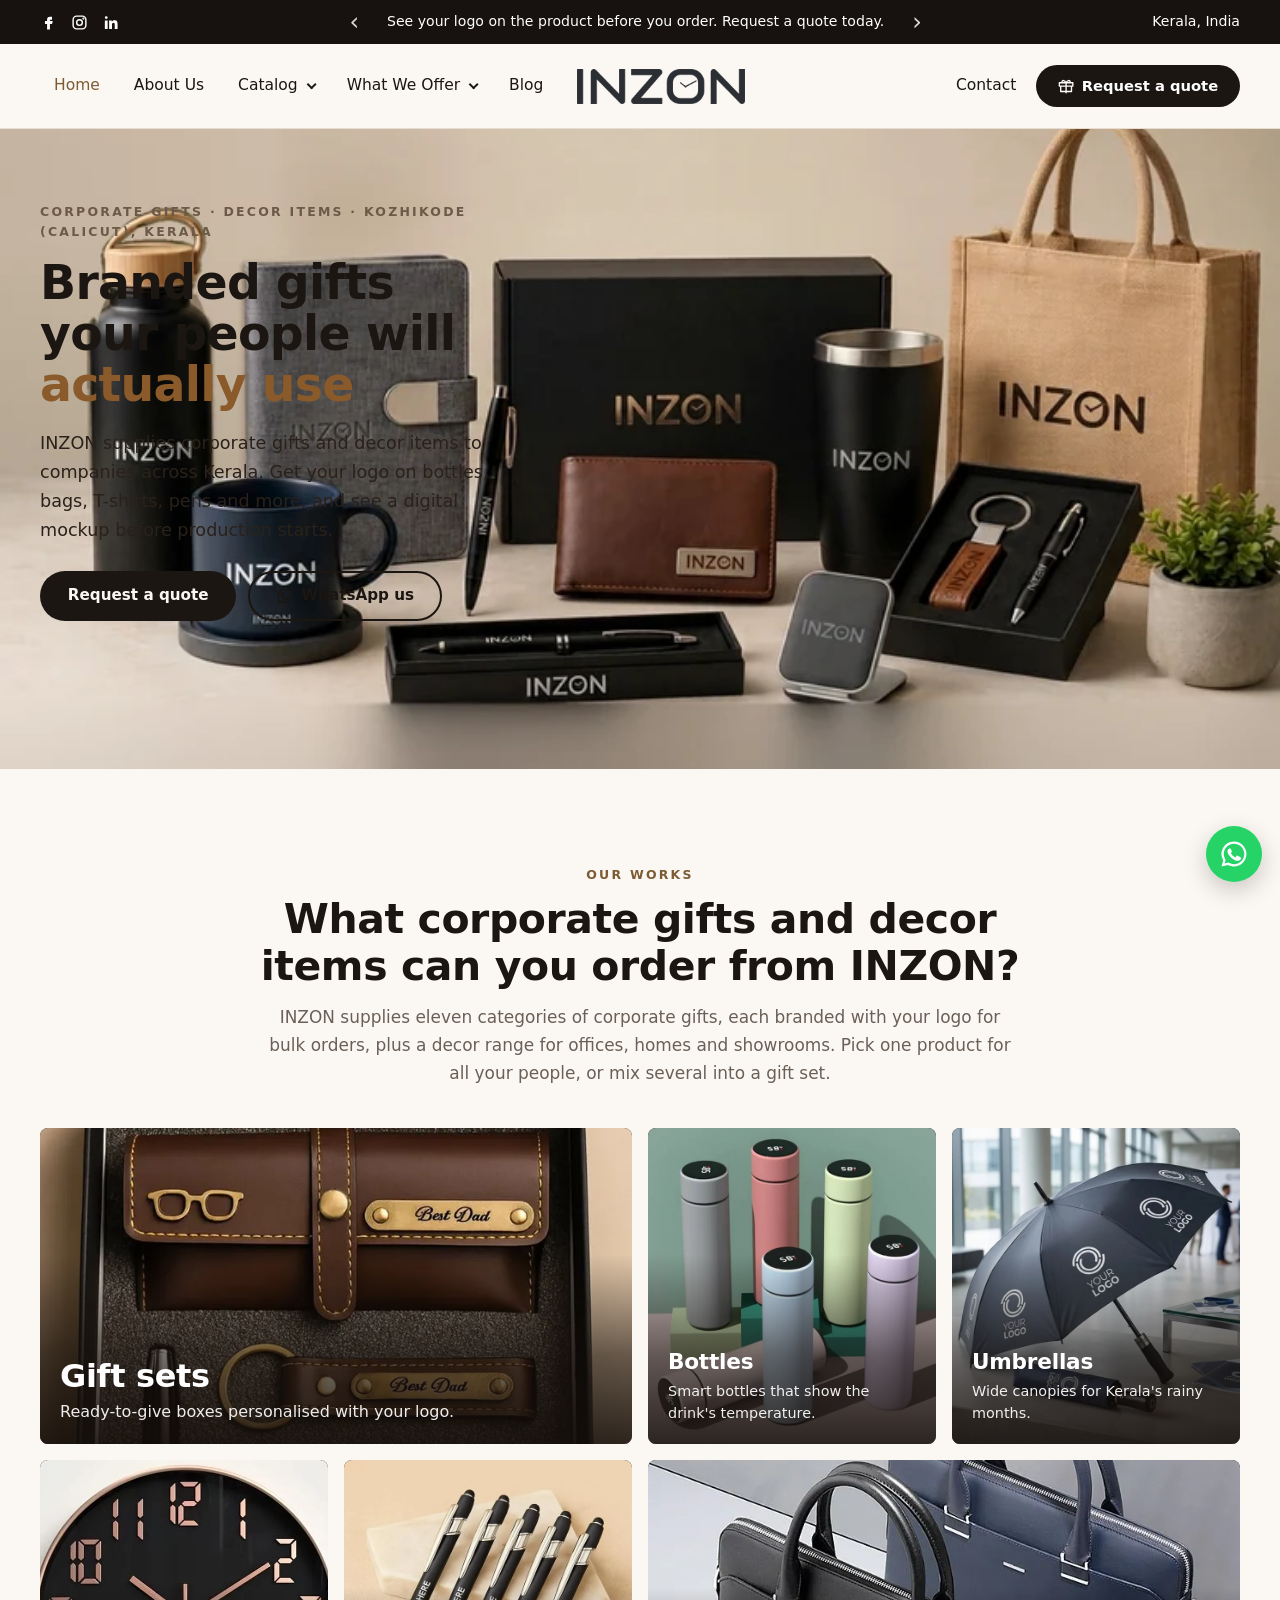
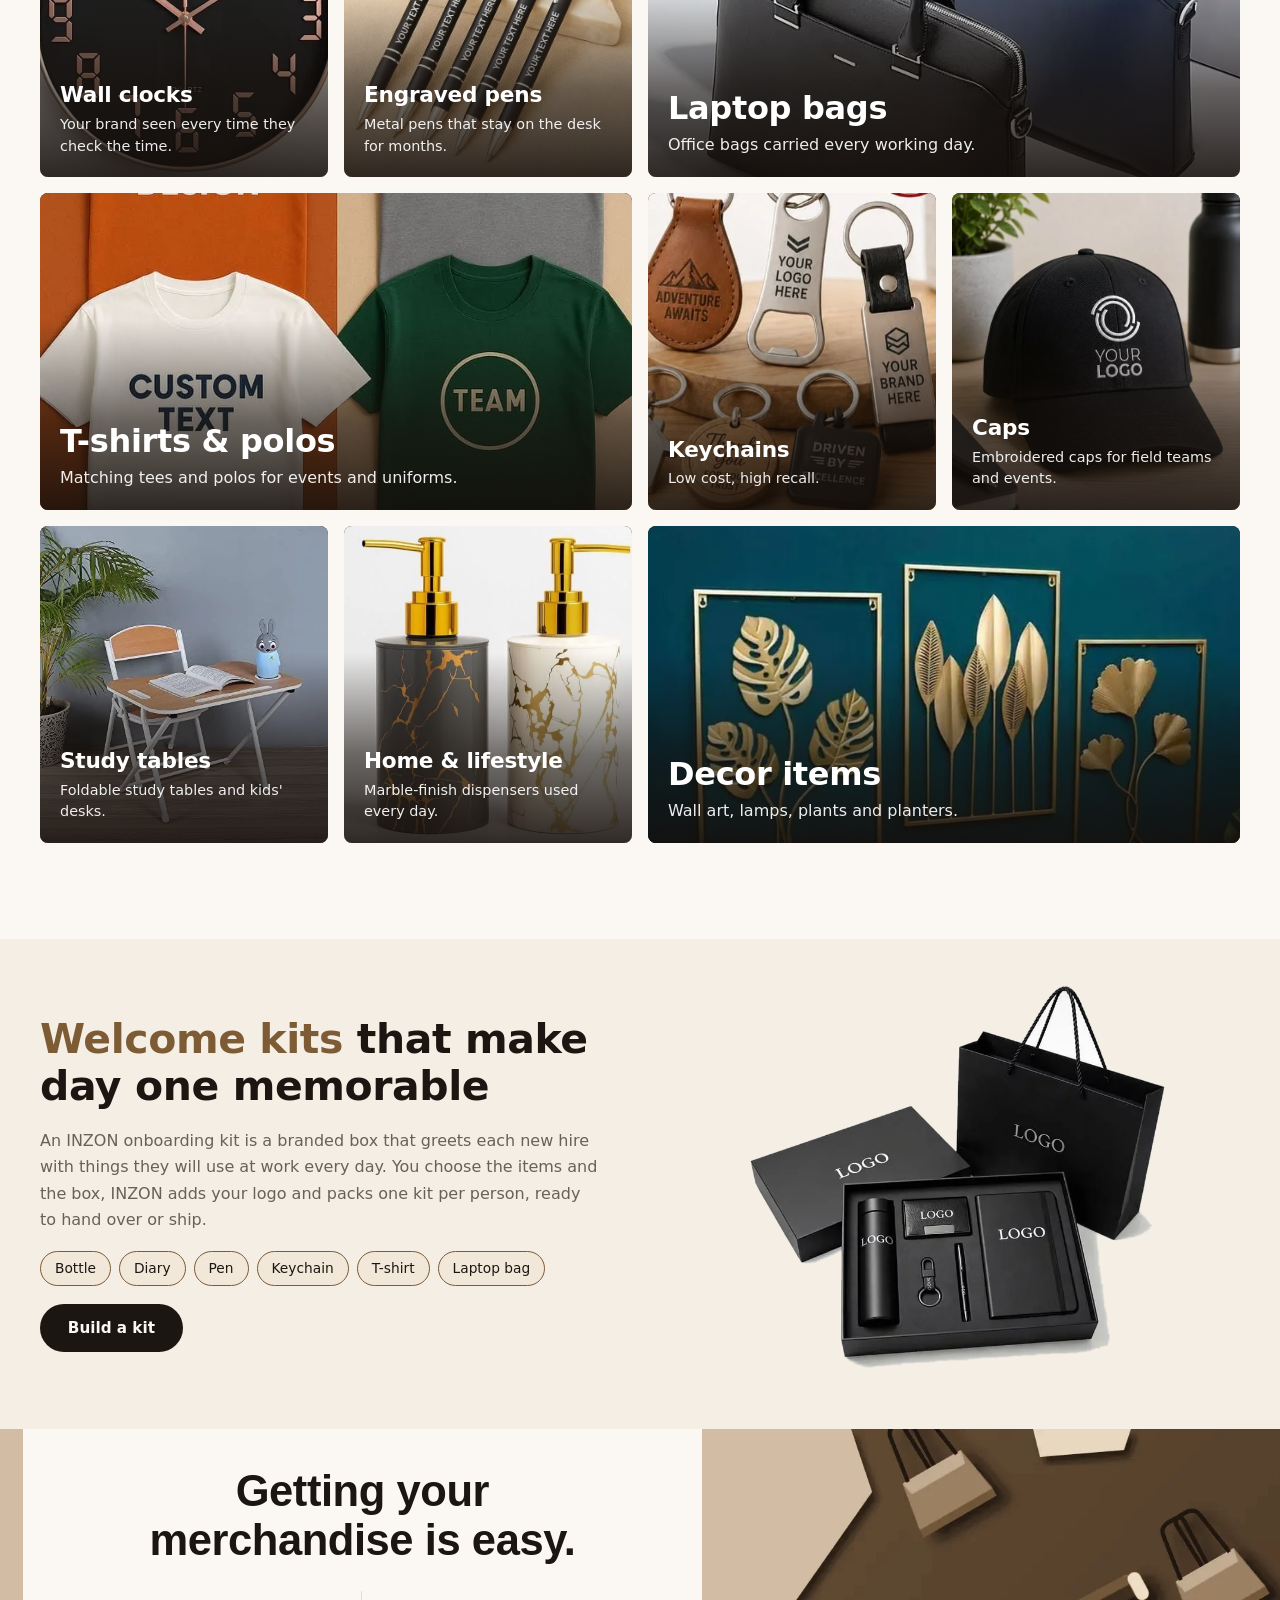
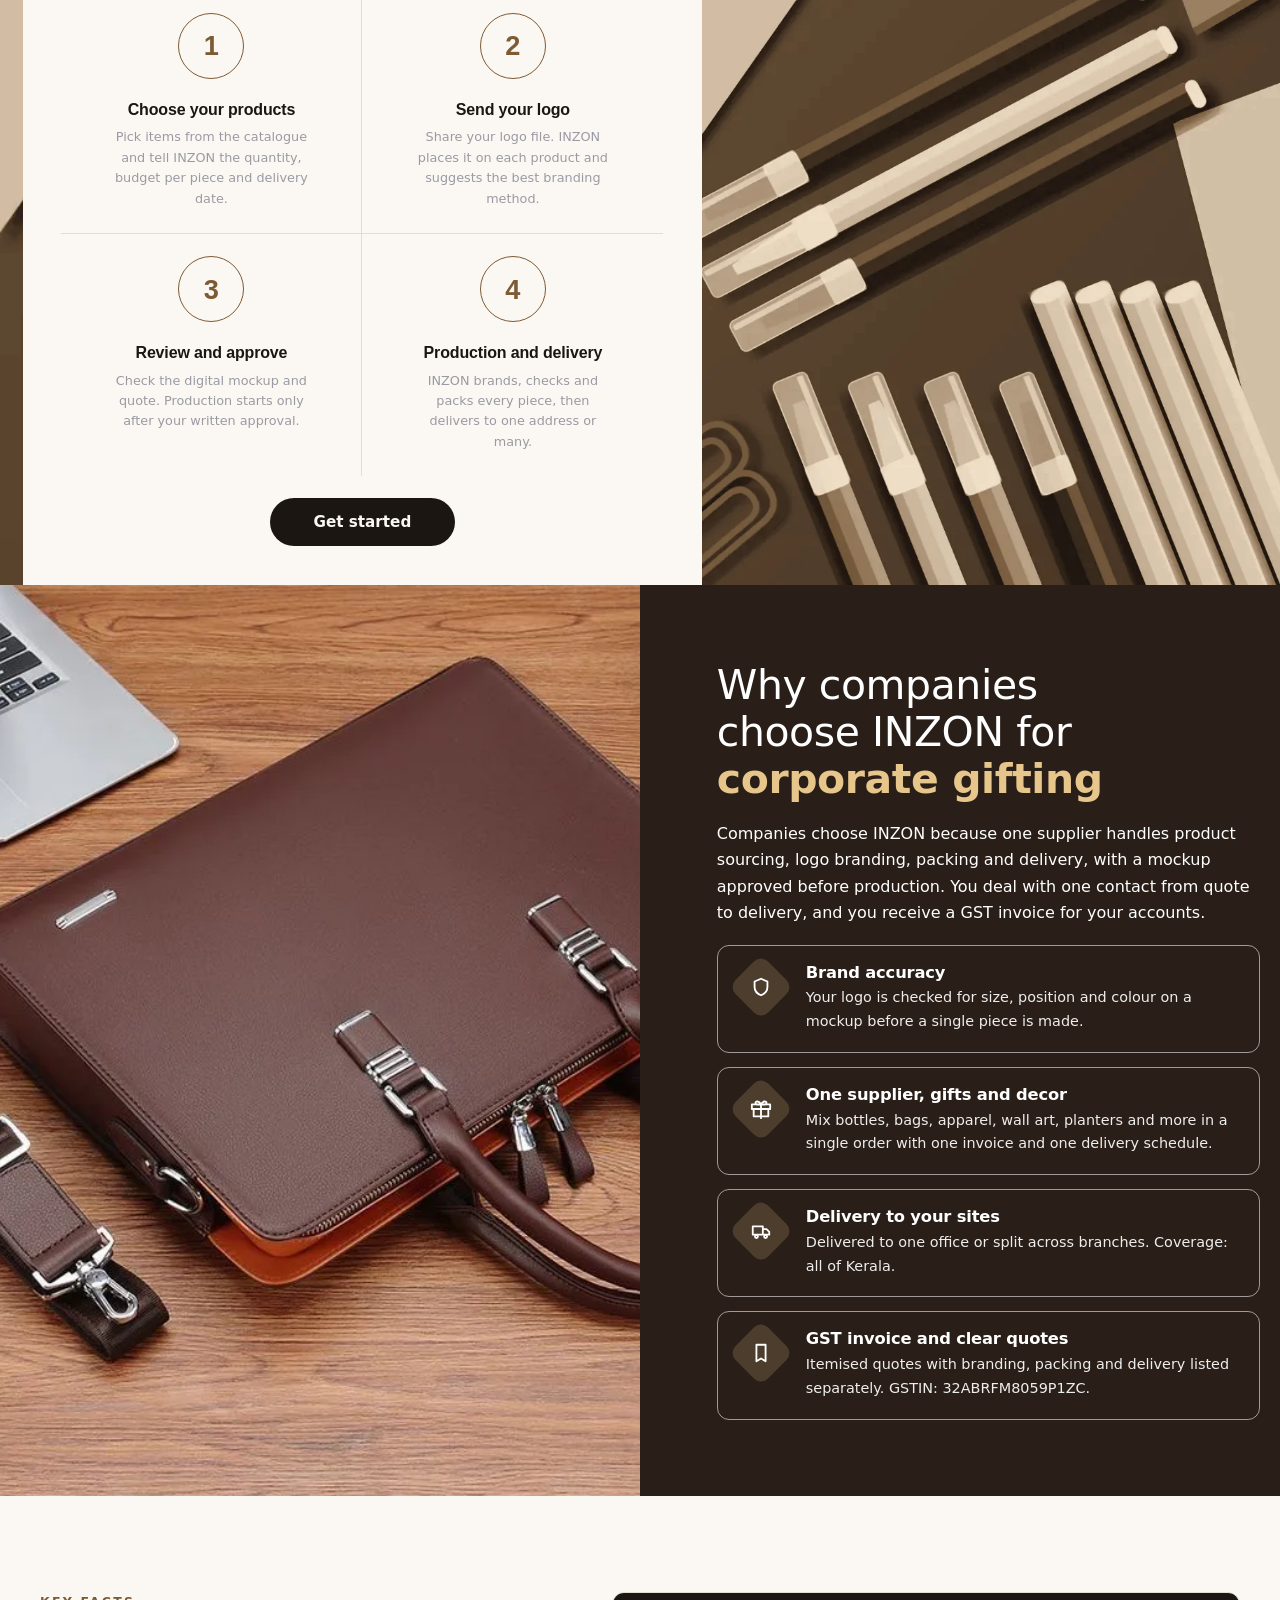
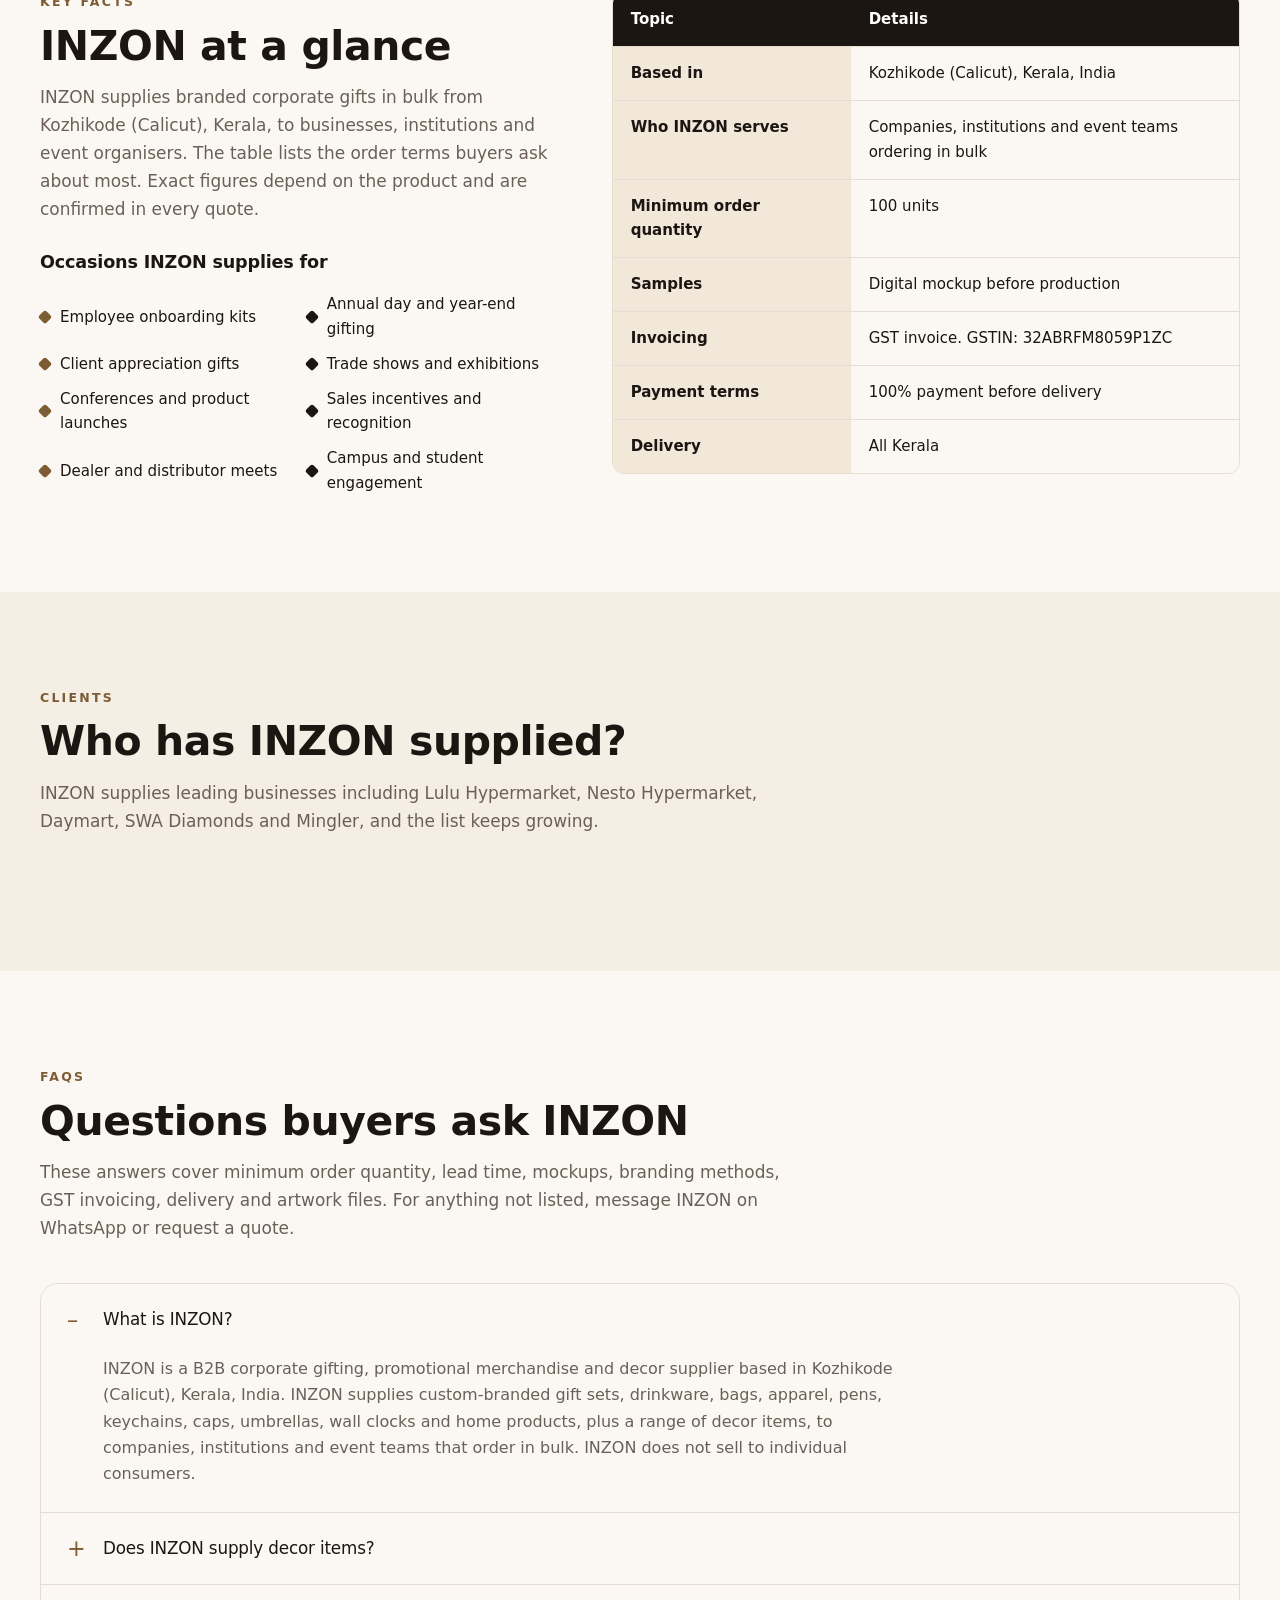
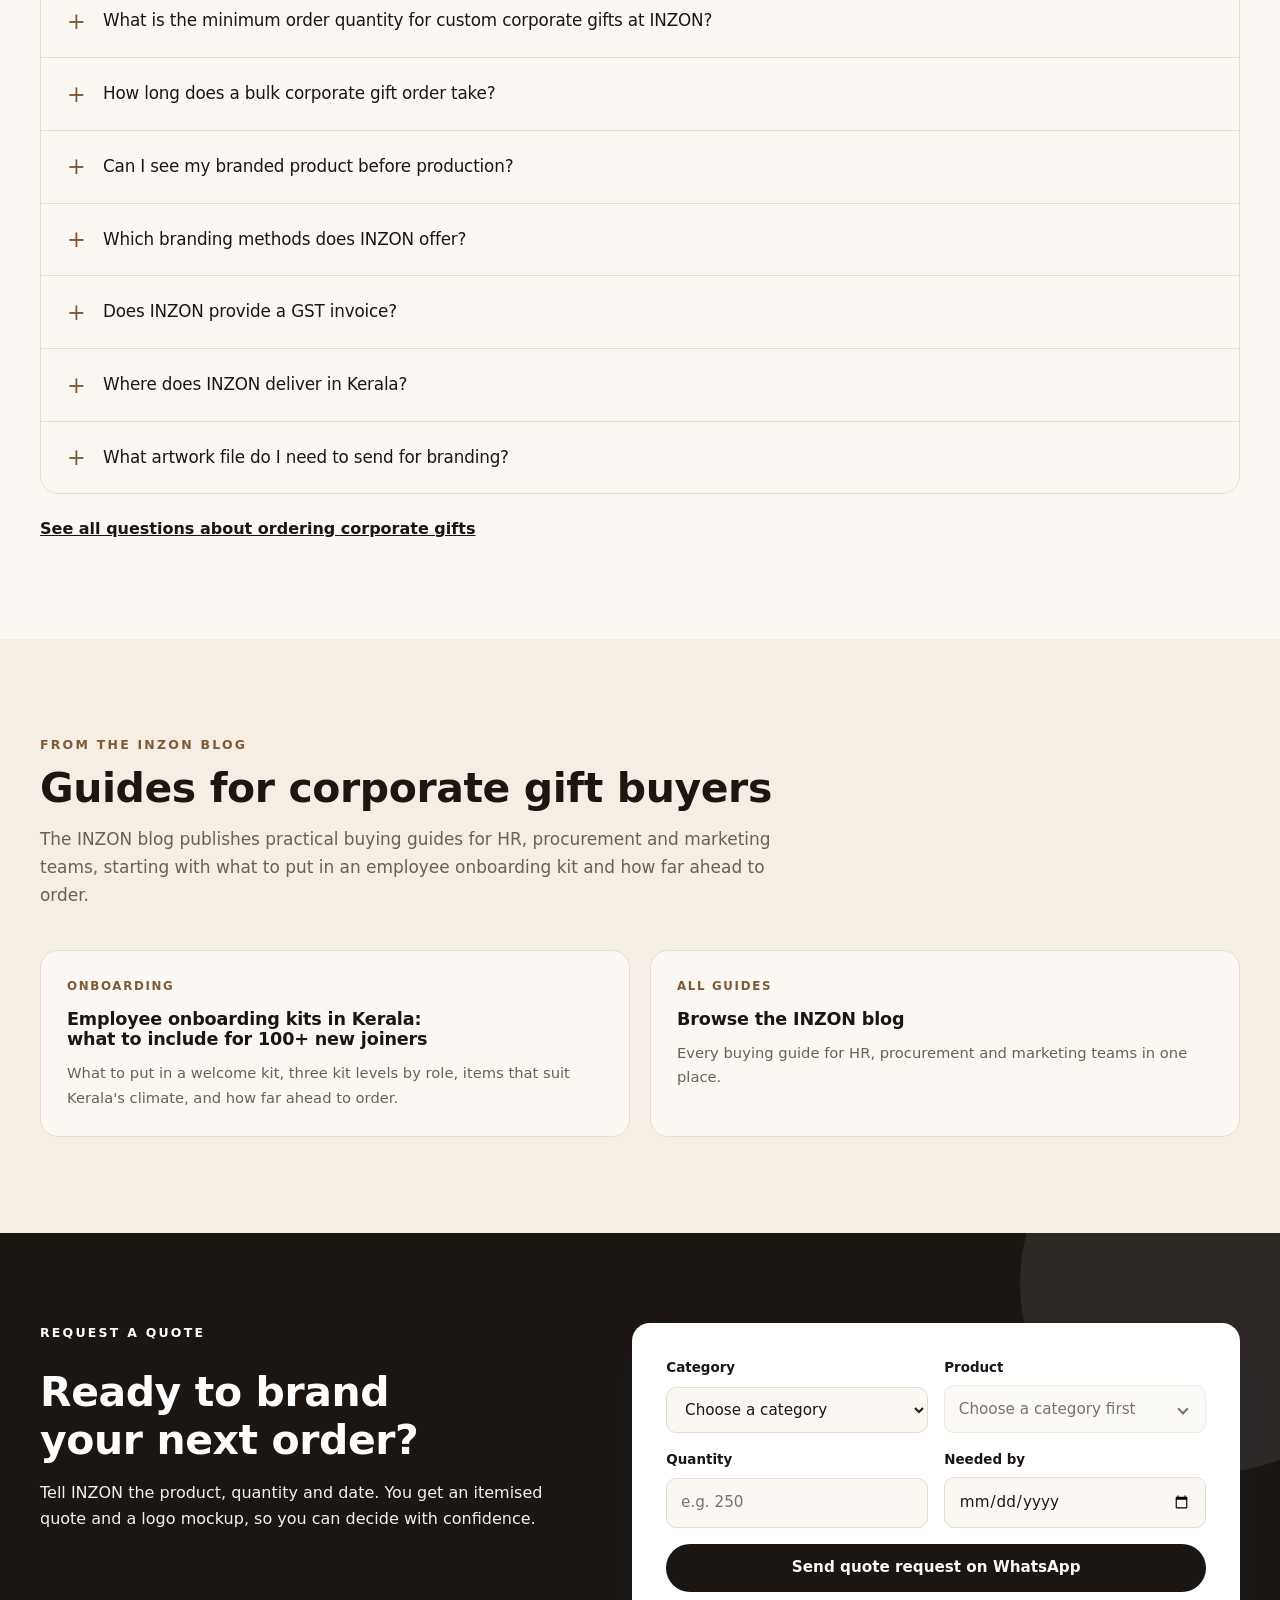
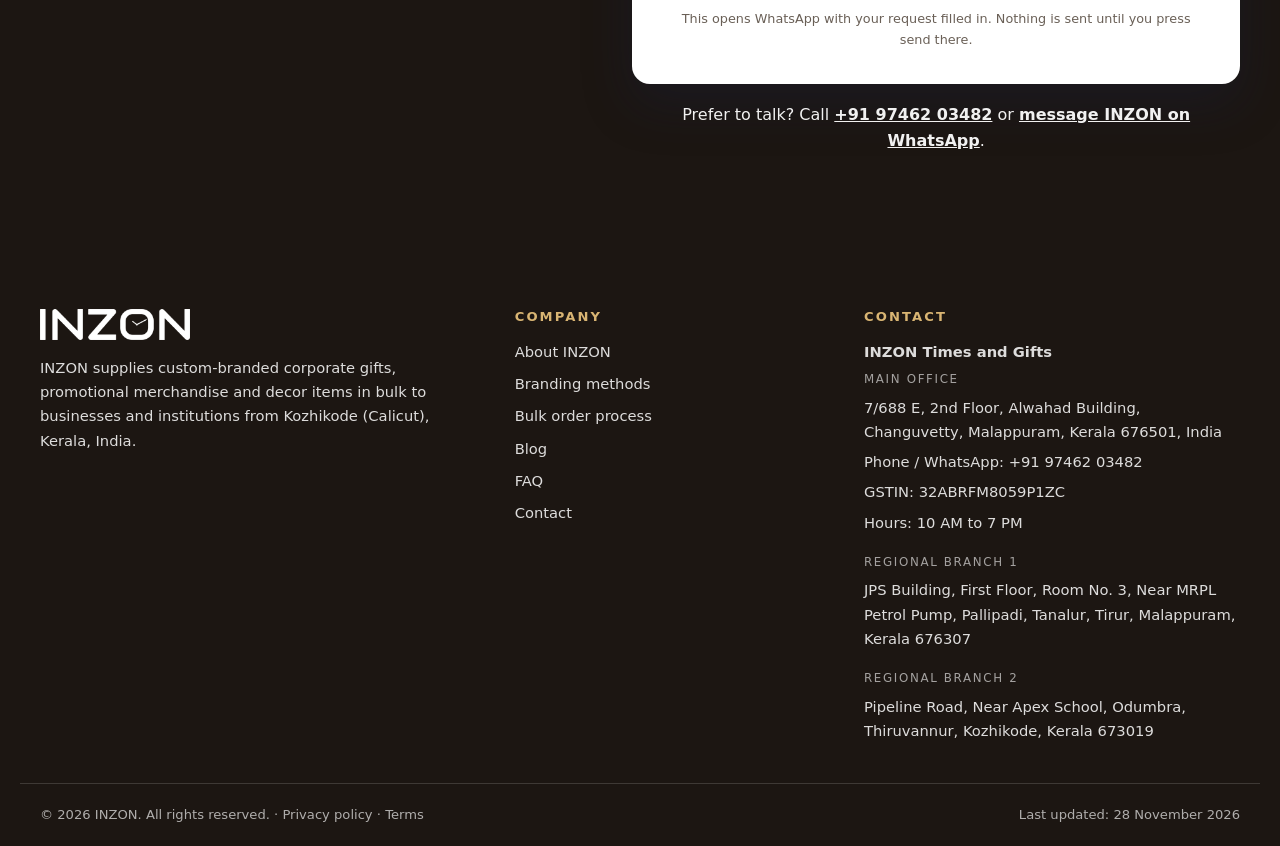
<file: index.html>
<!DOCTYPE html>
<!--
  INZON website: Home page
  Changelog:
  2026-11-26  v0.1  First build of the home page and shared design system.
  2026-11-27  v0.2  Blog teaser links the published onboarding kits guide.
  2026-11-27  v0.3  Live domain set to https://www.inzongifting.com/.
  Placeholders: every [TO CONFIRM: ...] must be replaced with real business facts before launch.
-->
<html lang="en-IN">
<head>
<meta charset="utf-8">
<meta http-equiv="Content-Security-Policy" content="default-src 'self'; script-src 'self' 'sha256-NwPH90b8ltyQ6VLyhwEfcVWKKYyL/1aDOcv7PTA3PoQ=' 'sha256-SOJ41Isrb3dfAiQIJgz/Ao6DT0rQ4tWRVYMws+jQTK8='; style-src 'self' https://fonts.googleapis.com; style-src-attr 'unsafe-inline'; font-src https://fonts.gstatic.com; img-src 'self' data:; connect-src 'self'; form-action 'none'; base-uri 'self'; object-src 'none'; upgrade-insecure-requests">
<meta name="referrer" content="strict-origin-when-cross-origin">
<meta name="viewport" content="width=device-width, initial-scale=1, viewport-fit=cover">
<title>INZON | Corporate Gifts, Decor &amp; Branded Merchandise, Kozhikode</title>
<meta name="description" content="INZON supplies custom corporate gifts, branded merchandise and decor items in bulk from Kozhikode (Calicut), Kerala. Gift sets, bottles, bags, wall art, lamps, planters and more.">
<link rel="canonical" href="https://www.inzongifting.com/">
<meta property="og:type" content="website">
<meta property="og:site_name" content="INZON">
<meta property="og:title" content="INZON | Corporate Gifts, Decor &amp; Branded Merchandise, Kozhikode">
<meta property="og:description" content="Custom corporate gifts, branded merchandise and decor items for businesses, ordered in bulk from Kozhikode (Calicut), Kerala.">
<meta property="og:url" content="https://www.inzongifting.com/">
<meta property="og:image" content="https://www.inzongifting.com/assets/img/brown-leather-wallet-keychain-pen-and-glasses-case-set.webp">
<meta property="og:locale" content="en_IN">
<meta name="twitter:card" content="summary_large_image">
<meta name="twitter:title" content="INZON | Corporate Gifts, Decor &amp; Branded Merchandise, Kozhikode">
<meta name="twitter:description" content="Custom corporate gifts, branded merchandise and decor items for businesses, ordered in bulk from Kozhikode (Calicut), Kerala.">
<meta name="twitter:image" content="https://www.inzongifting.com/assets/img/brown-leather-wallet-keychain-pen-and-glasses-case-set.webp">
<link rel="preconnect" href="https://fonts.googleapis.com">
<link rel="preconnect" href="https://fonts.gstatic.com" crossorigin>
<link rel="stylesheet" href="https://fonts.googleapis.com/css2?family=Poppins:wght@400;500;600;700&amp;display=swap">
<link rel="stylesheet" href="assets/css/styles.css">

<script type="application/ld+json">
{
  "@context": "https://schema.org",
  "@graph": [
    {
      "@type": ["Organization", "LocalBusiness"],
      "@id": "https://www.inzongifting.com/#organization",
      "name": "INZON",
      "legalName": "INZON Times and Gifts",
      "taxID": "32ABRFM8059P1ZC",
      "url": "https://www.inzongifting.com/",
      "logo": "https://www.inzongifting.com/assets/img/inzon-logo-charcoal.png",
      "image": "https://www.inzongifting.com/assets/img/brown-leather-wallet-keychain-pen-and-glasses-case-set.webp",
      "description": "INZON is a B2B corporate gifting, promotional merchandise and decor supplier in Kozhikode (Calicut), Kerala, India, supplying custom-branded gifts and home and office decor items in bulk to companies and institutions.",
      "address": {
        "@type": "PostalAddress",
        "streetAddress": "7/688 E, 2nd Floor, Alwahad Building, Changuvetty",
        "addressLocality": "Malappuram",
        "addressRegion": "Kerala",
        "postalCode": "676501",
        "addressCountry": "IN"
      },
      "department": [
        {
          "@type": "LocalBusiness",
          "@id": "https://www.inzongifting.com/#branch-tirur",
          "name": "Regional branch, Tirur",
          "telephone": "+919746203482",
          "address": {
            "@type": "PostalAddress",
            "streetAddress": "JPS Building, First Floor, Room No. 3, Near MRPL Petrol Pump, Pallipadi, Tanalur",
            "addressLocality": "Tirur",
            "addressRegion": "Kerala",
            "postalCode": "676307",
            "addressCountry": "IN"
          },
          "parentOrganization": { "@id": "https://www.inzongifting.com/#organization" }
        },
        {
          "@type": "LocalBusiness",
          "@id": "https://www.inzongifting.com/#branch-kozhikode",
          "name": "Regional branch, Kozhikode",
          "telephone": "+919746203482",
          "address": {
            "@type": "PostalAddress",
            "streetAddress": "Pipeline Road, Near Apex School, Odumbra, Thiruvannur",
            "addressLocality": "Kozhikode",
            "addressRegion": "Kerala",
            "postalCode": "673019",
            "addressCountry": "IN"
          },
          "parentOrganization": { "@id": "https://www.inzongifting.com/#organization" }
        }
      ],
      "telephone": "+919746203482",
      "openingHours": "[TO CONFIRM: business hours]",
      "areaServed": { "@type": "AdministrativeArea", "name": "Kerala" },
      "contactPoint": {
        "@type": "ContactPoint",
        "contactType": "sales",
        "telephone": "+919746203482",
        "availableLanguage": ["English", "Malayalam"]
      },
      "sameAs": ["https://www.instagram.com/inzon_times/"]
    },
    {
      "@type": "WebSite",
      "@id": "https://www.inzongifting.com/#website",
      "url": "https://www.inzongifting.com/",
      "name": "INZON",
      "publisher": { "@id": "https://www.inzongifting.com/#organization" },
      "inLanguage": "en-IN"
    },
    {
      "@type": "ItemList",
      "name": "INZON corporate gift and decor categories",
      "itemListElement": [
        { "@type": "ListItem", "position": 1, "name": "Corporate gift sets", "url": "https://www.inzongifting.com/products/gift-sets/" },
        { "@type": "ListItem", "position": 2, "name": "Bottles and drinkware", "url": "https://www.inzongifting.com/products/drinkware/" },
        { "@type": "ListItem", "position": 3, "name": "Laptop and office bags", "url": "https://www.inzongifting.com/products/custom-bags/" },
        { "@type": "ListItem", "position": 4, "name": "T-shirts and polos", "url": "https://www.inzongifting.com/products/apparel/" },
        { "@type": "ListItem", "position": 5, "name": "Engraved pens", "url": "https://www.inzongifting.com/products/pens/" },
        { "@type": "ListItem", "position": 6, "name": "Keychains", "url": "https://www.inzongifting.com/products/keychains/" },
        { "@type": "ListItem", "position": 7, "name": "Caps", "url": "https://www.inzongifting.com/products/caps/" },
        { "@type": "ListItem", "position": 8, "name": "Umbrellas", "url": "https://www.inzongifting.com/products/umbrellas/" },
        { "@type": "ListItem", "position": 9, "name": "Wall clocks", "url": "https://www.inzongifting.com/products/wall-clocks/" },
        { "@type": "ListItem", "position": 10, "name": "Home and lifestyle", "url": "https://www.inzongifting.com/products/home-and-lifestyle/" },
        { "@type": "ListItem", "position": 11, "name": "Study tables", "url": "https://www.inzongifting.com/products/#study" },
        { "@type": "ListItem", "position": 12, "name": "Decor items", "url": "https://www.inzongifting.com/products/#decor" }
      ]
    },
    {
      "@type": "FAQPage",
      "mainEntity": [
        {
          "@type": "Question",
          "name": "What is INZON?",
          "acceptedAnswer": { "@type": "Answer", "text": "INZON is a B2B corporate gifting, promotional merchandise and decor supplier based in Kozhikode (Calicut), Kerala, India. INZON supplies custom-branded gift sets, drinkware, bags, apparel, pens, keychains, caps, umbrellas, wall clocks and home products, plus a range of decor items, to companies, institutions and event teams that order in bulk. INZON does not sell to individual consumers." }
        },
        {
          "@type": "Question",
          "name": "Does INZON supply decor items?",
          "acceptedAnswer": { "@type": "Answer", "text": "Yes. Alongside corporate gifts, INZON supplies decor items for offices, homes, showrooms and hospitality spaces: wall art and mirrors, macrame wall hangings, table decor, table lamps, artificial plants, planters and vases, key holders, and storage and organisers. Decor orders follow the same terms as gifts: minimum 100 units, full payment before delivery and delivery across Kerala. Ask when you request a quote whether a decor item can carry your logo." }
        },
        {
          "@type": "Question",
          "name": "What is the minimum order quantity for custom corporate gifts at INZON?",
          "acceptedAnswer": { "@type": "Answer", "text": "The minimum order quantity at INZON is 100 units. Share your product, quantity and branding needs when you request a quote, and INZON confirms the price and any product-specific details for each item before you commit to the order." }
        },
        {
          "@type": "Question",
          "name": "How long does a bulk corporate gift order take?",
          "acceptedAnswer": { "@type": "Answer", "text": "A typical INZON order takes [TO CONFIRM: lead time in working days] from artwork approval to dispatch. The time depends on the product, quantity and branding method, and on stock of the base product. If you have a fixed event date, tell INZON when you request a quote so the schedule can be planned backwards from that date." }
        },
        {
          "@type": "Question",
          "name": "Can I see my branded product before production?",
          "acceptedAnswer": { "@type": "Answer", "text": "Yes. INZON prepares a digital mockup showing your logo on the product, with placement and colours, and production starts only after you approve it in writing. A physical sample is available for many products [TO CONFIRM: sample policy and any sample charge], which is useful for large orders or new product types." }
        },
        {
          "@type": "Question",
          "name": "Which branding methods does INZON offer?",
          "acceptedAnswer": { "@type": "Answer", "text": "INZON offers branding methods matched to each material: [TO CONFIRM: list, e.g. screen printing, laser engraving, embroidery, UV printing, sublimation and debossing]. Laser engraving suits metal pens, bottles and keychains. Embroidery suits caps and polos. Screen or UV printing suits bags, umbrellas and clock faces. INZON recommends the method when quoting." }
        },
        {
          "@type": "Question",
          "name": "Does INZON provide a GST invoice?",
          "acceptedAnswer": { "@type": "Answer", "text": "INZON issues a GST invoice for business orders under GSTIN 32ABRFM8059P1ZC, so your company can claim input tax credit where eligible. Share your company name, billing address and GSTIN when you confirm the order. Payment terms are 100% payment before delivery." }
        },
        {
          "@type": "Question",
          "name": "Where does INZON deliver in Kerala?",
          "acceptedAnswer": { "@type": "Answer", "text": "INZON delivers to all of Kerala. Orders can go to one office or be split across several addresses. Delivery charges and timelines depend on the destination and are shown in your quote." }
        },
        {
          "@type": "Question",
          "name": "What artwork file do I need to send for branding?",
          "acceptedAnswer": { "@type": "Answer", "text": "Send your logo as a vector file (AI, EPS, SVG or PDF) for the sharpest printing, engraving or embroidery. A high-resolution PNG can work for some methods. Include your brand colour codes (Pantone or HEX) if colour matching matters. INZON checks the file and tells you if anything needs to change before the mockup." }
        }
      ]
    }
  ]
}
</script>
</head>
<body>
<a class="skip" href="#main">Skip to content</a>

<!-- ===== Top bar (shared) ===== -->
<div class="topbar">
  <div class="wrap">
    <div class="topbar-social">
      <!-- TO CONFIRM: social profile URLs -->
      <a href="#" aria-label="INZON on Facebook"><svg viewBox="0 0 24 24" aria-hidden="true"><path d="M14 8h3V4h-3c-2.8 0-4 1.8-4 4.3V10H7v4h3v8h4v-8h3l1-4h-4V8.6c0-.4.3-.6.6-.6z"/></svg></a>
      <a href="https://www.instagram.com/inzon_times/" target="_blank" rel="noopener" aria-label="INZON on Instagram"><svg viewBox="0 0 24 24" aria-hidden="true" style="fill:none;stroke:#fff;stroke-width:2"><rect x="3" y="3" width="18" height="18" rx="5"/><circle cx="12" cy="12" r="4"/><circle cx="17.5" cy="6.5" r=".6" style="fill:#fff"/></svg></a>
      <a href="#" aria-label="INZON on LinkedIn"><svg viewBox="0 0 24 24" aria-hidden="true"><path d="M4 9h4v12H4zM6 3a2 2 0 110 4 2 2 0 010-4zM10 9h3.8v1.7h.1c.5-1 1.8-2 3.7-2 4 0 4.4 2.6 4.4 6V21h-4v-5.5c0-1.3 0-3-1.8-3s-2.1 1.4-2.1 2.9V21h-4z"/></svg></a>
    </div>
    <div class="topbar-msg"><span class="arr" aria-hidden="true">&#8249;</span><p>See your logo on the product before you order. Request a quote today.</p><span class="arr" aria-hidden="true">&#8250;</span></div>
    <p class="topbar-right">Kerala, India</p>
  </div>
</div>

<!-- ===== Header (shared) ===== -->
<header class="site-header">
  <div class="wrap nav-row">
    <button class="menu-toggle" type="button" aria-expanded="false" aria-controls="primary-menu" aria-label="Open menu">
      <span></span><span></span><span></span>
    </button>
    <nav class="nav-left" id="primary-menu" aria-label="Primary">
      <ul class="nav-list">
        <li><a href="/" aria-current="page">Home</a></li>
        <li><a href="/about/">About Us</a></li>
        <li class="has-sub">
          <a href="/products/">Catalog</a>
          <ul class="sub">
            <li><a href="/products/">All products</a></li>
            <li><a href="/products/#giftset">Gift sets and kits</a></li>
            <li><a href="/products/#drinkware">Bottles and flasks</a></li>
            <li><a href="/products/#bag">Bags</a></li>
            <li><a href="/products/#apparel">T-shirts and polos</a></li>
            <li><a href="/products/#cap">Caps</a></li>
            <li><a href="/products/#pen">Pens</a></li>
            <li><a href="/products/#keychain">Keychains</a></li>
            <li><a href="/products/#clock">Wall and table clocks</a></li>
            <li><a href="/products/#study">Study tables</a></li>
            <li><a href="/products/#home">Home and lifestyle</a></li>
            <li><a href="/products/#decor">Decor items</a></li>
          </ul>
        </li>
        <li class="has-sub">
          <a href="/about/#what-we-offer">What We Offer</a>
          <ul class="sub">
            <li><a href="/#categories">Corporate gifting</a></li>
            <li><a href="/about/#private-label">Private label solutions</a></li>
            <li><a href="/about/#bulk-supply">Bulk and wholesale supply</a></li>
            <li><a href="/about/#decor-supply">Decor items supply</a></li>
          </ul>
        </li>
        <li><a href="/blog/">Blog</a></li>
        <li class="mobile-only"><a href="#contact">Contact</a></li>
      </ul>
    </nav>

    <a class="logo" href="/" aria-label="INZON home">
      <img src="assets/img/inzon-logo-charcoal.png" alt="INZON logo" width="480" height="100">
    </a>

    <nav class="nav-right" aria-label="Secondary">
      <ul class="nav-list nav-right">
        <li><a href="#contact">Contact</a></li>
        <li><a class="btn btn-teal nav-pill" href="#quote">
          <svg viewBox="0 0 24 24" aria-hidden="true" style="fill:none;stroke:currentColor;stroke-width:2;stroke-linecap:round;stroke-linejoin:round"><path d="M20 12v8H4v-8M2 7h20v5H2zM12 22V7M12 7c-2-4-6-4-6-1.5S10 7 12 7zM12 7c2-4 6-4 6-1.5S14 7 12 7z"/></svg>
          Request a quote</a></li>
      </ul>
    </nav>
  </div>
</header>

<main id="main">

  <!-- ===== Hero ===== -->
  <section class="hero" aria-labelledby="hero-title">
    <picture class="hero-bg">
      <source media="(min-width: 1001px)" type="image/webp" srcset="assets/img/hero-wall-desktop-1600.webp 1600w, assets/img/hero-wall-desktop-3200.webp 3200w" sizes="100vw" width="3200" height="1600">
      <img src="assets/img/hero-wall-phone-780.webp" srcset="assets/img/hero-wall-phone-780.webp 780w, assets/img/hero-wall-phone-1170.webp 1170w" sizes="100vw" alt="Corporate gift set with the INZON logo on a black bottle, notebook, mug, gift box, leather wallet, tumbler, jute bag, pen box, keyring set and phone stand, on a warm beige wall" width="1170" height="1700" fetchpriority="high">
    </picture>
    <div class="wrap">
      <div class="hero-text">
        <span class="eyebrow">Corporate gifts &middot; Decor items &middot; Kozhikode (Calicut), Kerala</span>
        <h1 id="hero-title">Branded gifts your people will <em>actually use</em></h1>
        <p class="hero-answer">INZON supplies corporate gifts and decor items to companies across Kerala. Get your logo on bottles, bags, T-shirts, pens and more, and see a digital mockup before production starts.</p>
        <div class="hero-ctas">
          <a class="btn btn-pink" href="#quote">Request a quote</a>
          <a class="btn btn-ghost" href="https://wa.me/919746203482">
            <svg viewBox="0 0 24 24" aria-hidden="true" style="fill:currentColor"><path d="M12 2a10 10 0 00-8.6 15.1L2 22l5-1.3A10 10 0 1012 2zm0 18.2a8.2 8.2 0 01-4.2-1.2l-.3-.2-3 .8.8-2.9-.2-.3A8.2 8.2 0 1112 20.2zm4.5-6.1c-.2-.1-1.5-.7-1.7-.8s-.4-.1-.6.1-.7.8-.8 1-.3.2-.5.1a6.7 6.7 0 01-3.3-2.9c-.3-.4.3-.4.7-1.4.1-.2 0-.3 0-.4l-.8-1.8c-.2-.5-.4-.4-.6-.4h-.5a1 1 0 00-.7.3 3 3 0 00-.9 2.2 5.2 5.2 0 001.1 2.7 11.8 11.8 0 004.5 4c1.7.7 2.3.8 3.2.6a2.7 2.7 0 001.8-1.2 2.2 2.2 0 00.2-1.3c-.1-.1-.3-.2-.5-.3z"/></svg>
            WhatsApp us
          </a>
        </div>
      </div>
      <div class="hero-mosaic">
        <figure><img src="assets/img/custom-logo-wooden-wall-clock.webp" alt="Wooden-frame wall clock with a space for a company logo and name on the dial" width="736" height="736"></figure>
        <figure><img src="assets/img/smart-temperature-display-bottles.webp" alt="Smart steel bottles with temperature display lids in pastel colours" width="736" height="732"></figure>
        <figure><img src="assets/img/embroidered-logo-black-cap.webp" alt="Black cap with an embroidered white logo on a desk" width="735" height="919"></figure>
        <figure><img src="assets/img/branded-golf-and-folding-umbrellas.webp" alt="Navy golf umbrella and folding umbrella printed with a logo" width="736" height="736"></figure>
      </div>
    </div>
  </section>

  <!-- ===== Categories ===== -->
  <section class="section" id="categories" aria-labelledby="cat-title">
    <div class="wrap">
      <div class="section-head center">
        <span class="eyebrow">Our works</span>
        <h2 id="cat-title">What corporate gifts and decor items can you order from INZON?</h2>
        <p class="lead">INZON supplies eleven categories of corporate gifts, each branded with your logo for bulk orders, plus a decor range for offices, homes and showrooms. Pick one product for all your people, or mix several into a gift set.</p>
      </div>

      <ul class="cat-grid">
        <li class="cat-card big-d big-m">
          <img src="assets/img/brown-leather-wallet-keychain-pen-and-glasses-case-set.webp" alt="Gift set with brown leather glasses case, wallet, keychain and pen in a black box" width="720" height="961" loading="lazy" style="object-position:center 20%">
          <div class="cat-body">
            <h3><a href="/products/#giftset">Gift sets</a></h3>
            <p class="cat-short">Ready-to-give boxes personalised with your logo.</p>
            <p>A ready-to-give box with a leather wallet, glasses case, keychain and pen, each personalised with a name or your logo. It makes a first day or a big win feel properly celebrated.</p>
            <span class="cat-cta">Get a quote &rarr;</span>
          </div>
        </li>
        <li class="cat-card">
          <img src="assets/img/smart-temperature-display-bottles.webp" alt="Smart bottles with temperature display lids" width="736" height="732" loading="lazy">
          <div class="cat-body">
            <h3><a href="/products/#drinkware">Bottles</a></h3>
            <p class="cat-short">Smart bottles that show the drink's temperature.</p>
            <p>Smart bottles that show the drink's temperature go to every meeting and gym bag. Your logo gets seen many times a day.</p>
            <span class="cat-cta">Get a quote &rarr;</span>
          </div>
        </li>
        <li class="cat-card">
          <img src="assets/img/branded-golf-and-folding-umbrellas.webp" alt="Navy golf and folding umbrellas printed with a logo" width="736" height="736" loading="lazy">
          <div class="cat-body">
            <h3><a href="/products/">Umbrellas</a></h3>
            <p class="cat-short">Wide canopies for Kerala's rainy months.</p>
            <p>With months of rain in Kerala, an umbrella is a gift people truly need. Its wide canopy carries your logo across town.</p>
            <span class="cat-cta">Get a quote &rarr;</span>
          </div>
        </li>
        <li class="cat-card big-d big-m">
          <img src="assets/img/custom-printed-tshirts-and-polo.webp" alt="Custom printed T-shirts and a grey polo with a logo" width="736" height="1104" loading="lazy">
          <div class="cat-body">
            <h3><a href="/products/#apparel">T-shirts &amp; polos</a></h3>
            <p class="cat-short">Matching tees and polos for events and uniforms.</p>
            <p>Matching tees and polos make a group look like one team. Ideal for events, launches and daily uniforms.</p>
            <span class="cat-cta">Get a quote &rarr;</span>
          </div>
        </li>
        <li class="cat-card">
          <img src="assets/img/engraved-black-metal-pens.webp" alt="Five black metal pens engraved with custom text" width="736" height="736" loading="lazy">
          <div class="cat-body">
            <h3><a href="/products/#pen">Engraved pens</a></h3>
            <p class="cat-short">Metal pens that stay on the desk for months.</p>
            <p>The small gift that gets used most. A metal pen feels premium in hand and stays on the desk for months.</p>
            <span class="cat-cta">Get a quote &rarr;</span>
          </div>
        </li>
        <li class="cat-card">
          <img src="assets/img/engraved-metal-leather-wooden-keychains.webp" alt="Leather, metal and wooden keychains engraved with logos and messages" width="457" height="459" loading="lazy">
          <div class="cat-body">
            <h3><a href="/products/#keychain">Keychains</a></h3>
            <p class="cat-short">Low cost, high recall.</p>
            <p>Low cost, high recall. Your name is in their hand every time they pick up their keys.</p>
            <span class="cat-cta">Get a quote &rarr;</span>
          </div>
        </li>
        <li class="cat-card">
          <img src="assets/img/embroidered-logo-black-cap.webp" alt="Black cap with embroidered logo" width="735" height="919" loading="lazy">
          <div class="cat-body">
            <h3><a href="/products/#cap">Caps</a></h3>
            <p class="cat-short">Embroidered caps for field teams and events.</p>
            <p>Embroidered caps make your brand visible outdoors. A favourite for field teams, sports days and event crews.</p>
            <span class="cat-cta">Get a quote &rarr;</span>
          </div>
        </li>
        <li class="cat-card cat-study">
          <img src="assets/img/catalog/foldable-kids-study-table-and-chair-oak.webp" alt="Foldable oak-finish study table and chair with an open book" width="455" height="500" loading="lazy" style="object-position:62% center">
          <div class="cat-body">
            <h3><a href="/products/#study">Study tables</a></h3>
            <p class="cat-short">Foldable study tables and kids' desks.</p>
            <p>Foldable study tables and kids' desks with your logo on top.</p>
            <span class="cat-cta">See study tables &rarr;</span>
          </div>
        </li>
        <li class="cat-card big-d big-m">
          <img src="assets/img/leather-laptop-bags-black-navy.webp" alt="Black and navy leather laptop bags" width="736" height="736" loading="lazy">
          <div class="cat-body">
            <h3><a href="/products/#bag">Laptop bags</a></h3>
            <p class="cat-short">Office bags carried every working day.</p>
            <p>A good office bag is carried every working day for years. Your brand goes with your people to every client meeting.</p>
            <span class="cat-cta">Get a quote &rarr;</span>
          </div>
        </li>
        <li class="cat-card">
          <img src="assets/img/rose-gold-black-wall-clock.webp" alt="Black wall clock with rose-gold frame and numerals" width="604" height="609" loading="lazy">
          <div class="cat-body">
            <h3><a href="/products/#clock">Wall clocks</a></h3>
            <p class="cat-short">Your brand seen every time they check the time.</p>
            <p>A clock hangs on a wall for years. Your brand is seen every time someone checks the time.</p>
            <span class="cat-cta">Get a quote &rarr;</span>
          </div>
        </li>
        <li class="cat-card cat-late">
          <img src="assets/img/marble-finish-soap-dispensers.webp" alt="Grey and white marble-finish soap dispensers with gold pumps" width="588" height="621" loading="lazy">
          <div class="cat-body">
            <h3><a href="/products/#home">Home &amp; lifestyle</a></h3>
            <p class="cat-short">Marble-finish dispensers used every day.</p>
            <p>Marble-finish dispensers bring a touch of luxury home. A gift that looks expensive and is used every day.</p>
            <span class="cat-cta">Get a quote &rarr;</span>
          </div>
        </li>
        <li class="cat-card big-d big-m cat-late">
          <img src="assets/img/catalog/gold-leaf-metal-wall-frames-set-of-three.webp" alt="Three gold leaf metal wall frames on a teal wall" width="720" height="528" loading="lazy">
          <div class="cat-body">
            <h3><a href="/products/#decor">Decor items</a></h3>
            <p class="cat-short">Wall art, lamps, plants and planters.</p>
            <p>Wall art and mirrors, macrame hangings, table decor, table lamps, artificial plants, planters and vases, key holders, and storage and organisers.</p>
            <span class="cat-cta">See decor items &rarr;</span>
          </div>
        </li>
      </ul>
    </div>
  </section>

  <!-- ===== Onboarding kits ===== -->
  <section class="band-blue" aria-labelledby="kit-title">
    <div class="split">
      <div class="split-media">
        <img src="assets/img/branded-executive-gift-set-black-box-cutout.webp" alt="Branded onboarding kit in a black box with matching carry bag" width="736" height="736" loading="lazy">
      </div>
      <div class="split-body">
        <h2 id="kit-title"><span>Welcome kits</span> that make<br>day one memorable</h2>
        <p>An INZON onboarding kit is a branded box that greets each new hire with things they will use at work every day. You choose the items and the box, INZON adds your logo and packs one kit per person, ready to hand over or ship.</p>
        <ul class="kit-list" aria-label="Popular onboarding kit items">
          <li>Bottle</li><li>Diary</li><li>Pen</li><li>Keychain</li><li>T-shirt</li><li>Laptop bag</li>
        </ul>
        <div><a class="btn btn-pink" href="#quote">Build a kit</a></div>
      </div>
    </div>
  </section>

  <!-- ===== Process ===== -->
  <section class="process-band" aria-labelledby="process-title">
    <div class="process-card">
      <h2 id="process-title">Getting your merchandise is easy.</h2>
      <ol class="steps">
            <li>
              <span class="step-icon c-teal"><svg viewBox="0 0 24 24" aria-hidden="true"><path d="M6 7h12l-1 13H7L6 7z"/><path d="M9 7a3 3 0 016 0"/></svg></span>
              <h3>Choose your products</h3>
              <p>Pick items from the catalogue and tell INZON the quantity, budget per piece and delivery date.</p>
            </li>
            <li>
              <span class="step-icon c-pink"><svg viewBox="0 0 24 24" aria-hidden="true"><path d="M12 3a9 9 0 100 18c1.2 0 1.6-1 1-2-.6-1-.1-2 1-2h2a4 4 0 004-4c0-5.5-3.6-10-8-10z"/><circle cx="7.5" cy="11" r="1"/><circle cx="10" cy="7" r="1"/><circle cx="15" cy="7.5" r="1"/></svg></span>
              <h3>Send your logo</h3>
              <p>Share your logo file. INZON places it on each product and suggests the best branding method.</p>
            </li>
            <li>
              <span class="step-icon c-amber"><svg viewBox="0 0 24 24" aria-hidden="true"><path d="M5 12l5 5L20 7"/></svg></span>
              <h3>Review and approve</h3>
              <p>Check the digital mockup and quote. Production starts only after your written approval.</p>
            </li>
            <li>
              <span class="step-icon c-green"><svg viewBox="0 0 24 24" aria-hidden="true"><path d="M3 7h11v9H3zM14 10h4l3 3v3h-7z"/><circle cx="7" cy="18" r="1.6"/><circle cx="17" cy="18" r="1.6"/></svg></span>
              <h3>Production and delivery</h3>
              <p>INZON brands, checks and packs every piece, then delivers to one address or many.</p>
            </li>
          </ol>
      <div class="process-cta"><a class="btn btn-pink" href="#quote">Get started</a></div>
    </div>
    <div class="process-photo" role="img" aria-label="Colourful markers, binder clips and paper on a pink desk"></div>
  </section>

  <!-- ===== Why INZON ===== -->
  <section class="band-teal" aria-labelledby="why-title">
    <div class="split">
      <div class="split-media">
        <img src="assets/img/brown-leather-office-bag-on-desk.webp" alt="Brown leather office bag on a wooden desk next to a laptop" width="736" height="736" loading="lazy">
      </div>
      <div class="split-body">
        <h2 id="why-title">Why companies choose INZON for <strong>corporate gifting</strong></h2>
        <p>Companies choose INZON because one supplier handles product sourcing, logo branding, packing and delivery, with a mockup approved before production. You deal with one contact from quote to delivery, and you receive a GST invoice for your accounts.</p>
        <ul class="why-list">
          <li class="why-card">
            <span class="why-icon"><svg viewBox="0 0 24 24" aria-hidden="true"><path d="M12 3l7 3v6c0 4.5-3 7.5-7 9-4-1.5-7-4.5-7-9V6l7-3z"/></svg></span>
            <div><h3>Brand accuracy</h3><p>Your logo is checked for size, position and colour on a mockup before a single piece is made.</p></div>
          </li>
          <li class="why-card">
            <span class="why-icon"><svg viewBox="0 0 24 24" aria-hidden="true"><path d="M20 12v8H4v-8M2 7h20v5H2zM12 22V7M12 7c-2-4-6-4-6-1.5S10 7 12 7zM12 7c2-4 6-4 6-1.5S14 7 12 7z"/></svg></span>
            <div><h3>One supplier, gifts and decor</h3><p>Mix bottles, bags, apparel, wall art, planters and more in a single order with one invoice and one delivery schedule.</p></div>
          </li>
          <li class="why-card">
            <span class="why-icon"><svg viewBox="0 0 24 24" aria-hidden="true"><path d="M3 7h11v9H3zM14 10h4l3 3v3h-7z"/><circle cx="7" cy="18" r="1.6"/><circle cx="17" cy="18" r="1.6"/></svg></span>
            <div><h3>Delivery to your sites</h3><p>Delivered to one office or split across branches. Coverage: all of Kerala.</p></div>
          </li>
          <li class="why-card">
            <span class="why-icon"><svg viewBox="0 0 24 24" aria-hidden="true"><path d="M7 3h10v18l-5-3-5 3z"/></svg></span>
            <div><h3>GST invoice and clear quotes</h3><p>Itemised quotes with branding, packing and delivery listed separately. GSTIN: 32ABRFM8059P1ZC.</p></div>
          </li>
        </ul>
      </div>
    </div>
  </section>

  <!-- ===== At a glance ===== -->
  <section class="section" aria-labelledby="glance-title">
    <div class="wrap glance-grid">
      <div>
        <span class="eyebrow">Key facts</span>
        <h2 id="glance-title">INZON at a glance</h2>
        <p class="lead">INZON supplies branded corporate gifts in bulk from Kozhikode (Calicut), Kerala, to businesses, institutions and event organisers. The table lists the order terms buyers ask about most. Exact figures depend on the product and are confirmed in every quote.</p>
        <h3 style="margin-top:28px">Occasions INZON supplies for</h3>
        <ul class="occasions">
          <li>Employee onboarding kits</li>
          <li>Annual day and year-end gifting</li>
          <li>Client appreciation gifts</li>
          <li>Trade shows and exhibitions</li>
          <li>Conferences and product launches</li>
          <li>Sales incentives and recognition</li>
          <li>Dealer and distributor meets</li>
          <li>Campus and student engagement</li>
        </ul>
      </div>
      <div class="table-scroll">
        <table>
          <caption class="sr-only">INZON order terms</caption>
          <thead><tr><th scope="col">Topic</th><th scope="col">Details</th></tr></thead>
          <tbody>
            <tr><th scope="row">Based in</th><td>Kozhikode (Calicut), Kerala, India</td></tr>
            <tr><th scope="row">Who INZON serves</th><td>Companies, institutions and event teams ordering in bulk</td></tr>
            <tr><th scope="row">Minimum order quantity</th><td>100 units</td></tr>
            <tr><th scope="row">Samples</th><td>Digital mockup before production</td></tr>
            <tr><th scope="row">Invoicing</th><td>GST invoice. GSTIN: 32ABRFM8059P1ZC</td></tr>
            <tr><th scope="row">Payment terms</th><td>100% payment before delivery</td></tr>
            <tr><th scope="row">Delivery</th><td>All Kerala</td></tr>
          </tbody>
        </table>
      </div>
    </div>
  </section>

  <!-- ===== Clients ===== -->
  <section class="section section-alt" aria-labelledby="reviews-title">
    <div class="wrap">
      <div class="section-head">
        <span class="eyebrow">Clients</span>
        <h2 id="reviews-title">Who has INZON supplied?</h2>
        <p class="lead">INZON supplies leading businesses including Lulu Hypermarket, Nesto Hypermarket, Daymart, SWA Diamonds and Mingler, and the list keeps growing.</p>
      </div>
    </div>
  </section>

  <!-- ===== FAQ ===== -->
  <section class="section" id="faq" aria-labelledby="faq-title">
    <div class="wrap">
      <div class="section-head">
        <span class="eyebrow">FAQs</span>
        <h2 id="faq-title">Questions buyers ask INZON</h2>
        <p class="lead">These answers cover minimum order quantity, lead time, mockups, branding methods, GST invoicing, delivery and artwork files. For anything not listed, message INZON on WhatsApp or request a quote.</p>
      </div>
      <div class="faq">
        <details open>
          <summary><h3>What is INZON?</h3></summary>
          <p class="answer">INZON is a B2B corporate gifting, promotional merchandise and decor supplier based in Kozhikode (Calicut), Kerala, India. INZON supplies custom-branded gift sets, drinkware, bags, apparel, pens, keychains, caps, umbrellas, wall clocks and home products, plus a range of decor items, to companies, institutions and event teams that order in bulk. INZON does not sell to individual consumers.</p>
        </details>
        <details>
          <summary><h3>Does INZON supply decor items?</h3></summary>
          <p class="answer">Yes. Alongside corporate gifts, INZON supplies decor items for offices, homes, showrooms and hospitality spaces: wall art and mirrors, macrame wall hangings, table decor, table lamps, artificial plants, planters and vases, key holders, and storage and organisers. Decor orders follow the same terms as gifts: minimum 100 units, full payment before delivery and delivery across Kerala. Ask when you request a quote whether a decor item can carry your logo.</p>
        </details>
        <details>
          <summary><h3>What is the minimum order quantity for custom corporate gifts at INZON?</h3></summary>
          <p class="answer">The minimum order quantity at INZON is 100 units. Share your product, quantity and branding needs when you request a quote, and INZON confirms the price and any product-specific details for each item before you commit to the order.</p>
        </details>
        <details>
          <summary><h3>How long does a bulk corporate gift order take?</h3></summary>
          <p class="answer">A typical INZON order takes <span class="tbc">TO CONFIRM: lead time in working days</span> from artwork approval to dispatch. The time depends on the product, quantity and branding method, and on stock of the base product. If you have a fixed event date, tell INZON when you request a quote so the schedule can be planned backwards from that date.</p>
        </details>
        <details>
          <summary><h3>Can I see my branded product before production?</h3></summary>
          <p class="answer">Yes. INZON prepares a digital mockup showing your logo on the product, with placement and colours, and production starts only after you approve it in writing. A physical sample is available for many products <span class="tbc">TO CONFIRM: sample policy and any sample charge</span>, which is useful for large orders or new product types.</p>
        </details>
        <details>
          <summary><h3>Which branding methods does INZON offer?</h3></summary>
          <p class="answer">INZON offers branding methods matched to each material: <span class="tbc">TO CONFIRM: list, e.g. screen printing, laser engraving, embroidery, UV printing, sublimation and debossing</span>. Laser engraving suits metal pens, bottles and keychains. Embroidery suits caps and polos. Screen or UV printing suits bags, umbrellas and clock faces. INZON recommends the method when quoting.</p>
        </details>
        <details>
          <summary><h3>Does INZON provide a GST invoice?</h3></summary>
          <p class="answer">INZON issues a GST invoice for business orders under GSTIN 32ABRFM8059P1ZC, so your company can claim input tax credit where eligible. Share your company name, billing address and GSTIN when you confirm the order. Payment terms are 100% payment before delivery.</p>
        </details>
        <details>
          <summary><h3>Where does INZON deliver in Kerala?</h3></summary>
          <p class="answer">INZON delivers to all of Kerala. Orders can go to one office or be split across several addresses. Delivery charges and timelines depend on the destination and are shown in your quote.</p>
        </details>
        <details>
          <summary><h3>What artwork file do I need to send for branding?</h3></summary>
          <p class="answer">Send your logo as a vector file (AI, EPS, SVG or PDF) for the sharpest printing, engraving or embroidery. A high-resolution PNG can work for some methods. Include your brand colour codes (Pantone or HEX) if colour matching matters. INZON checks the file and tells you if anything needs to change before the mockup.</p>
        </details>
      </div>
      <p style="margin-top:22px"><a href="/faq/" style="font-weight:600;color:var(--navy)">See all questions about ordering corporate gifts</a></p>
    </div>
  </section>

  <!-- ===== Blog teaser ===== -->
  <section class="section section-alt" aria-labelledby="blog-title">
    <div class="wrap">
      <div class="section-head">
        <span class="eyebrow">From the INZON blog</span>
        <h2 id="blog-title">Guides for corporate gift buyers</h2>
        <p class="lead">The INZON blog publishes practical buying guides for HR, procurement and marketing teams, starting with what to put in an employee onboarding kit and how far ahead to order.</p>
      </div>
      <ul class="posts" style="grid-template-columns:repeat(auto-fit,minmax(260px,1fr))">
        <li class="post">
          <span class="post-tag">Onboarding</span>
          <h3><a href="/blog/employee-onboarding-kits-kerala/">Employee onboarding kits in Kerala: what to include for 100+ new joiners</a></h3>
          <p>What to put in a welcome kit, three kit levels by role, items that suit Kerala's climate, and how far ahead to order.</p>
        </li>
        <li class="post">
          <span class="post-tag">All guides</span>
          <h3><a href="/blog/">Browse the INZON blog</a></h3>
          <p>Every buying guide for HR, procurement and marketing teams in one place.</p>
        </li>
      </ul>
    </div>
  </section>

  <!-- ===== Quote form (all quote buttons link here) ===== -->
  <section class="cta-band quote-band" id="quote" aria-labelledby="quote-title">
    <div class="wrap quote-grid">
      <div class="quote-intro">
        <span class="eyebrow" style="color:#fff">Request a quote</span>
        <h2 id="quote-title">Ready to brand your next order?</h2>
        <p>Tell INZON the product, quantity and date. You get an itemised quote and a logo mockup, so you can decide with confidence.</p>
      </div>
      <div class="quote-side">
      <form class="quote-form" id="quote-form" novalidate>
        <div class="field"><label for="q-category">Category</label>
          <select id="q-category" name="category"><option value="">Choose a category</option><option>Gift sets and kits</option><option>Bottles and flasks</option><option>Bags</option><option>T-shirts and polos</option><option>Caps</option><option>Pens</option><option>Keychains</option><option>Wall and table clocks</option><option>Study tables</option><option>Home and lifestyle</option><option>Wall art and mirrors</option><option>Macrame wall hangings</option><option>Table decor</option><option>Table lamps</option><option>Artificial plants</option><option>Planters and vases</option><option>Key holders</option><option>Storage and organisers</option><option>Mixed / not sure yet</option></select></div>
        <div class="field picker"><label id="q-product-label">Product</label>
          <input type="hidden" id="q-product" name="product" value="">
          <button type="button" class="pick-btn" id="q-product-btn" aria-haspopup="listbox" aria-expanded="false" aria-labelledby="q-product-label q-product-btn" disabled><span class="pick-cur">Choose a category first</span><span class="pick-caret" aria-hidden="true"></span></button>
          <div class="pick-panel" id="q-product-list" role="group" aria-labelledby="q-product-label" hidden>
            <input type="search" class="pick-search" id="q-product-search" placeholder="Search in this category" aria-label="Search products in this category" autocomplete="off" hidden>
            <ul class="pick-list" id="q-product-items"></ul>
          </div></div>
        <div class="field"><label for="q-qty">Quantity</label><input id="q-qty" name="qty" type="number" min="100" step="1" inputmode="numeric" placeholder="e.g. 250" required></div>
        <div class="field"><label for="q-date">Needed by</label><input id="q-date" name="date" type="date"></div>
        <p class="form-error full" id="q-error" role="alert" hidden></p>
        <button class="btn btn-pink full" type="submit">Send quote request on WhatsApp</button>
        <p class="form-note full">This opens WhatsApp with your request filled in. Nothing is sent until you press send there.</p>
      </form>
        <p class="quote-direct">Prefer to talk? Call <a href="tel:+919746203482">+91 97462 03482</a> or <a href="https://wa.me/919746203482">message INZON on WhatsApp</a>.</p>
      </div>
    </div>
  </section>

</main>

<!-- ===== Footer (shared) ===== -->
<footer class="site-footer">
  <div class="wrap footer-grid">
    <div>
      <a class="footer-logo" href="/" aria-label="INZON home"><img src="assets/img/inzon-logo-white.png" alt="INZON logo" width="480" height="100"></a>
      <p>INZON supplies custom-branded corporate gifts, promotional merchandise and decor items in bulk to businesses and institutions from Kozhikode (Calicut), Kerala, India.</p>
    </div>
    <div>
      <h2>Company</h2>
      <ul>
        <li><a href="/about/">About INZON</a></li>
        <li><a href="/customisation/">Branding methods</a></li>
        <li><a href="/bulk-orders/">Bulk order process</a></li>
        <li><a href="/blog/">Blog</a></li>
        <li><a href="/faq/">FAQ</a></li>
        <li><a href="#contact">Contact</a></li>
      </ul>
    </div>
    <div id="contact" class="footer-contact">
      <h2>Contact</h2>
      <address>
        <span><strong>INZON Times and Gifts</strong></span>
        <span class="office-label">Main office</span>
        <span>7/688 E, 2nd Floor, Alwahad Building, Changuvetty, Malappuram, Kerala 676501, India</span>
        <span>Phone / WhatsApp: <a href="tel:+919746203482">+91 97462 03482</a></span>
        <span>GSTIN: 32ABRFM8059P1ZC</span>
        <span>Hours: 10 AM to 7 PM</span>
      </address>
      <address class="branch">
        <span class="office-label">Regional branch 1</span>
        <span>JPS Building, First Floor, Room No. 3, Near MRPL Petrol Pump, Pallipadi, Tanalur, Tirur, Malappuram, Kerala 676307</span>
      </address>
      <address class="branch">
        <span class="office-label">Regional branch 2</span>
        <span>Pipeline Road, Near Apex School, Odumbra, Thiruvannur, Kozhikode, Kerala 673019</span>
      </address>
    </div>
  </div>
  <div class="wrap footer-bottom">
    <span>&copy; 2026 INZON. All rights reserved. &middot; <a href="/privacy-policy/">Privacy policy</a> &middot; <a href="/terms/">Terms</a></span>
    <span>Last updated: <time datetime="2026-11-28">28 November 2026</time></span>
  </div>
</footer>

<a class="wa-float" href="https://wa.me/919746203482" aria-label="WhatsApp INZON">
  <svg viewBox="0 0 24 24" aria-hidden="true"><path d="M12 2a10 10 0 00-8.6 15.1L2 22l5-1.3A10 10 0 1012 2zm0 18.2a8.2 8.2 0 01-4.2-1.2l-.3-.2-3 .8.8-2.9-.2-.3A8.2 8.2 0 1112 20.2zm4.5-6.1c-.2-.1-1.5-.7-1.7-.8s-.4-.1-.6.1-.7.8-.8 1-.3.2-.5.1a6.7 6.7 0 01-3.3-2.9c-.3-.4.3-.4.7-1.4.1-.2 0-.3 0-.4l-.8-1.8c-.2-.5-.4-.4-.6-.4h-.5a1 1 0 00-.7.3 3 3 0 00-.9 2.2 5.2 5.2 0 001.1 2.7 11.8 11.8 0 004.5 4c1.7.7 2.3.8 3.2.6a2.7 2.7 0 001.8-1.2 2.2 2.2 0 00.2-1.3c-.1-.1-.3-.2-.5-.3z"/></svg>
</a>
<script src="/assets/js/quote-form.js" defer></script>
<script>
(function () {
  var header = document.querySelector('.site-header');
  var btn = header && header.querySelector('.menu-toggle');
  if (!btn) return;
  var mq = window.matchMedia('(max-width: 760px)');
  btn.addEventListener('click', function () {
    var open = header.classList.toggle('nav-open');
    btn.setAttribute('aria-expanded', open ? 'true' : 'false');
    btn.setAttribute('aria-label', open ? 'Close menu' : 'Open menu');
  });
  header.querySelectorAll('.has-sub > a').forEach(function (a) {
    a.addEventListener('click', function (e) {
      if (!mq.matches) return;
      e.preventDefault();
      a.parentElement.classList.toggle('open');
    });
  });
  header.querySelectorAll('.nav-left a:not(.has-sub > a)').forEach(function (a) {
    a.addEventListener('click', function () { if (mq.matches) { header.classList.remove('nav-open'); btn.setAttribute('aria-expanded', 'false'); } });
  });
})();
</script>
<script>
(function () {
  var target = document.getElementById('contact');
  if (!target) return;
  document.querySelectorAll('a[href="#contact"]').forEach(function (a) {
    a.addEventListener('click', function (e) {
      e.preventDefault();
      target.scrollIntoView({ behavior: 'smooth', block: 'start' });
      target.classList.remove('flash'); void target.offsetWidth; target.classList.add('flash');
    });
  });
})();
</script>
</body>
</html>
</file>
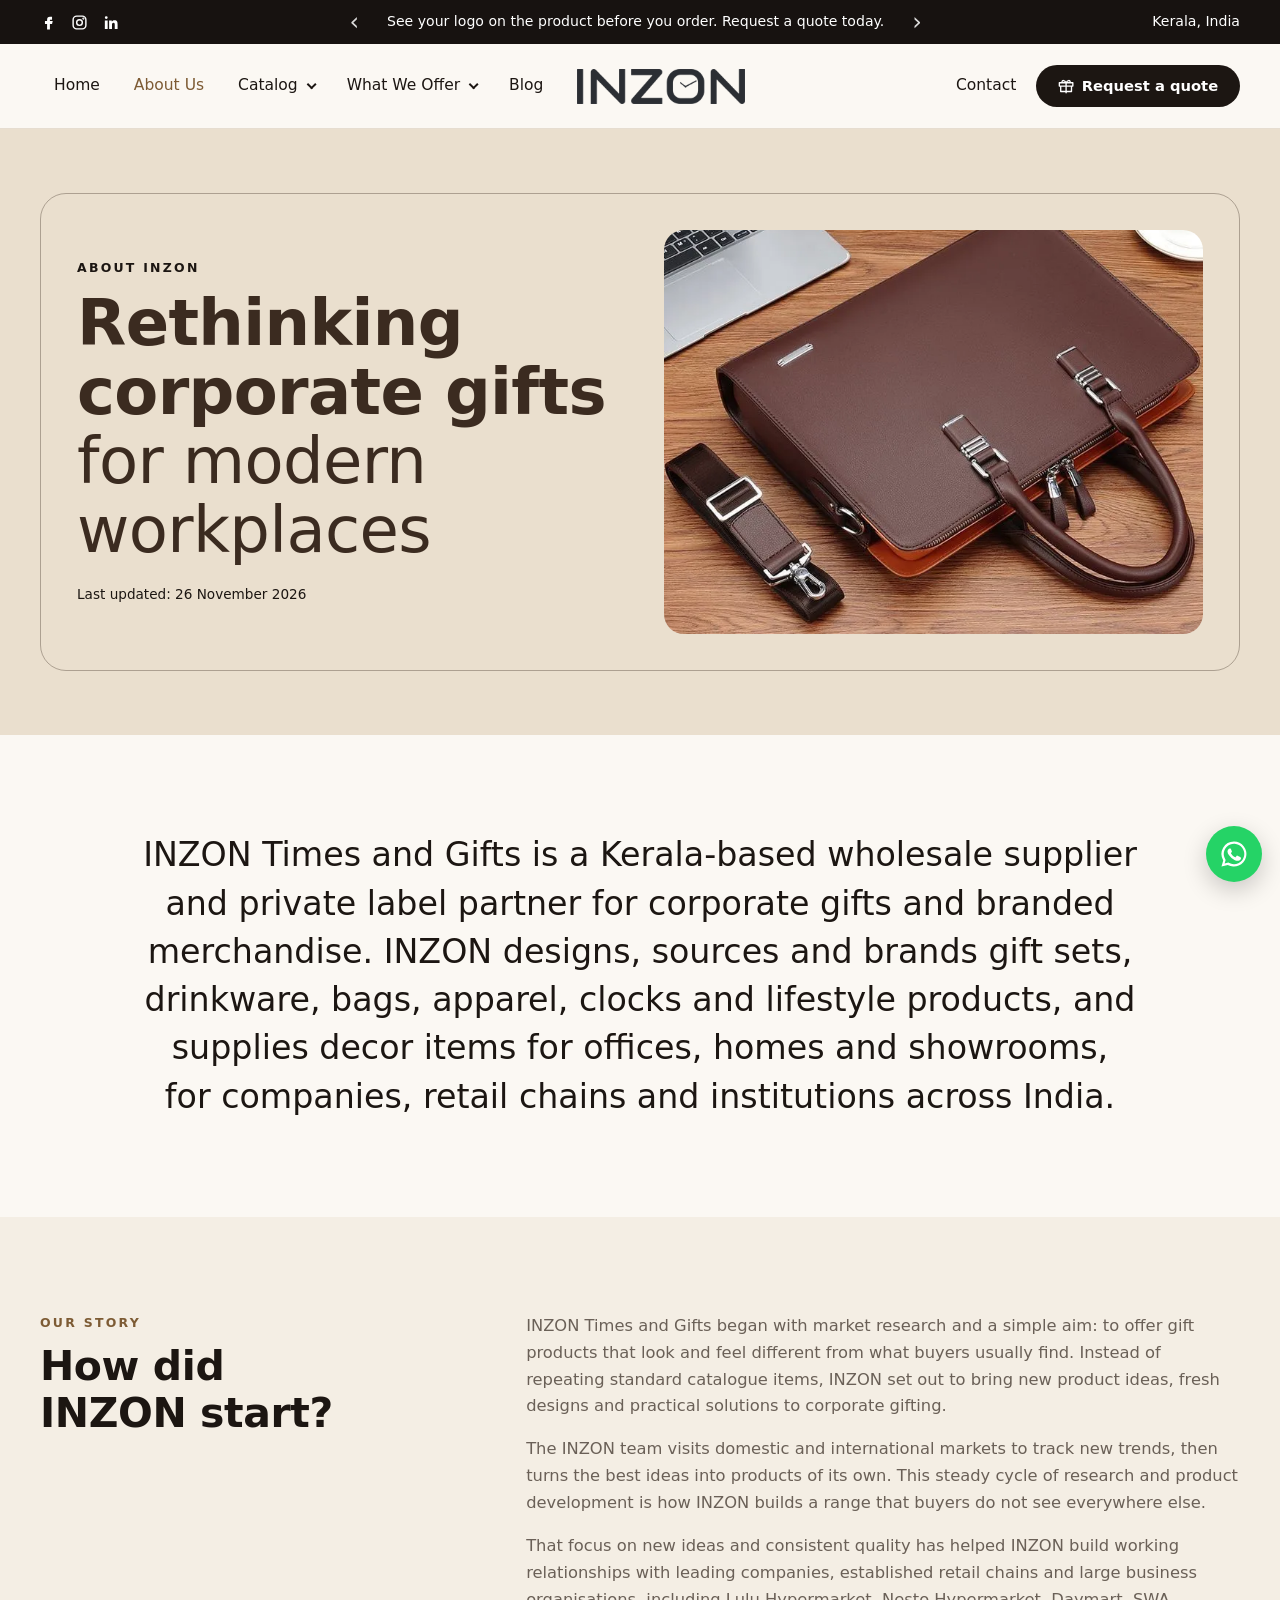
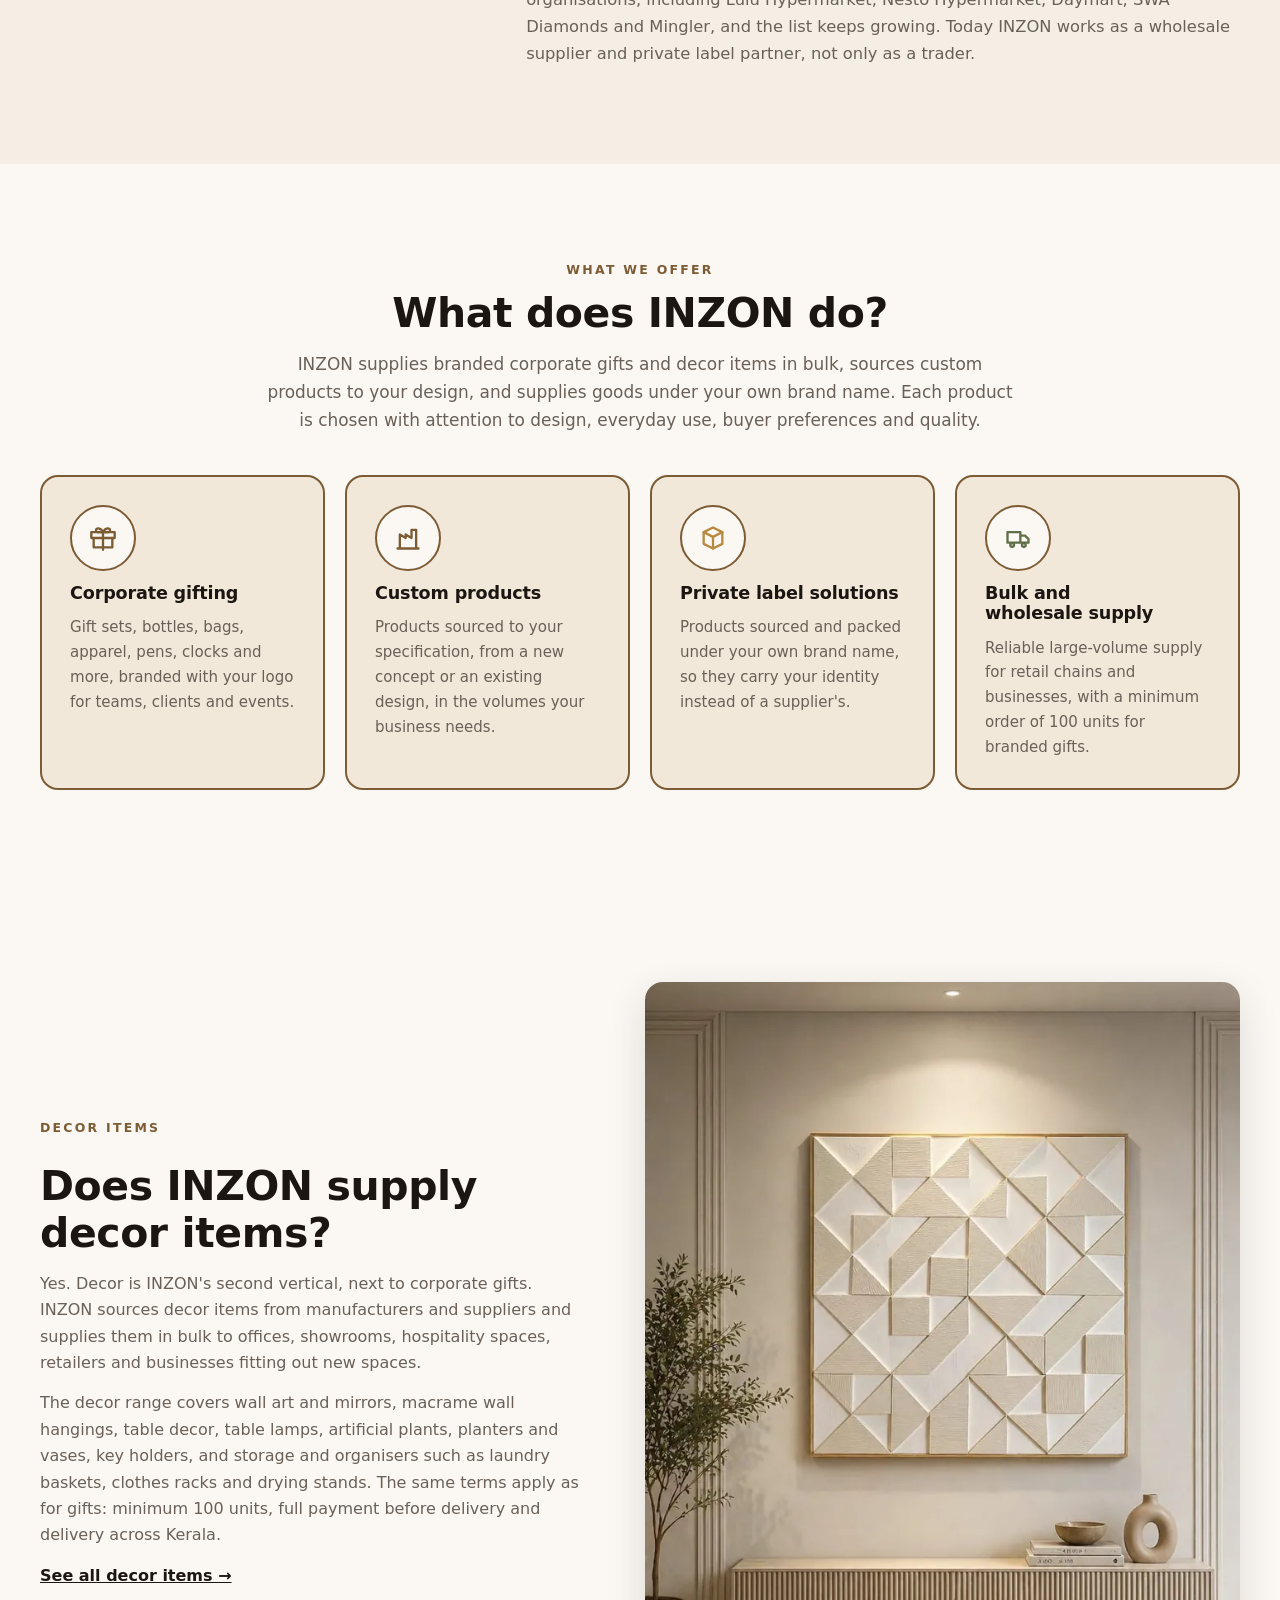
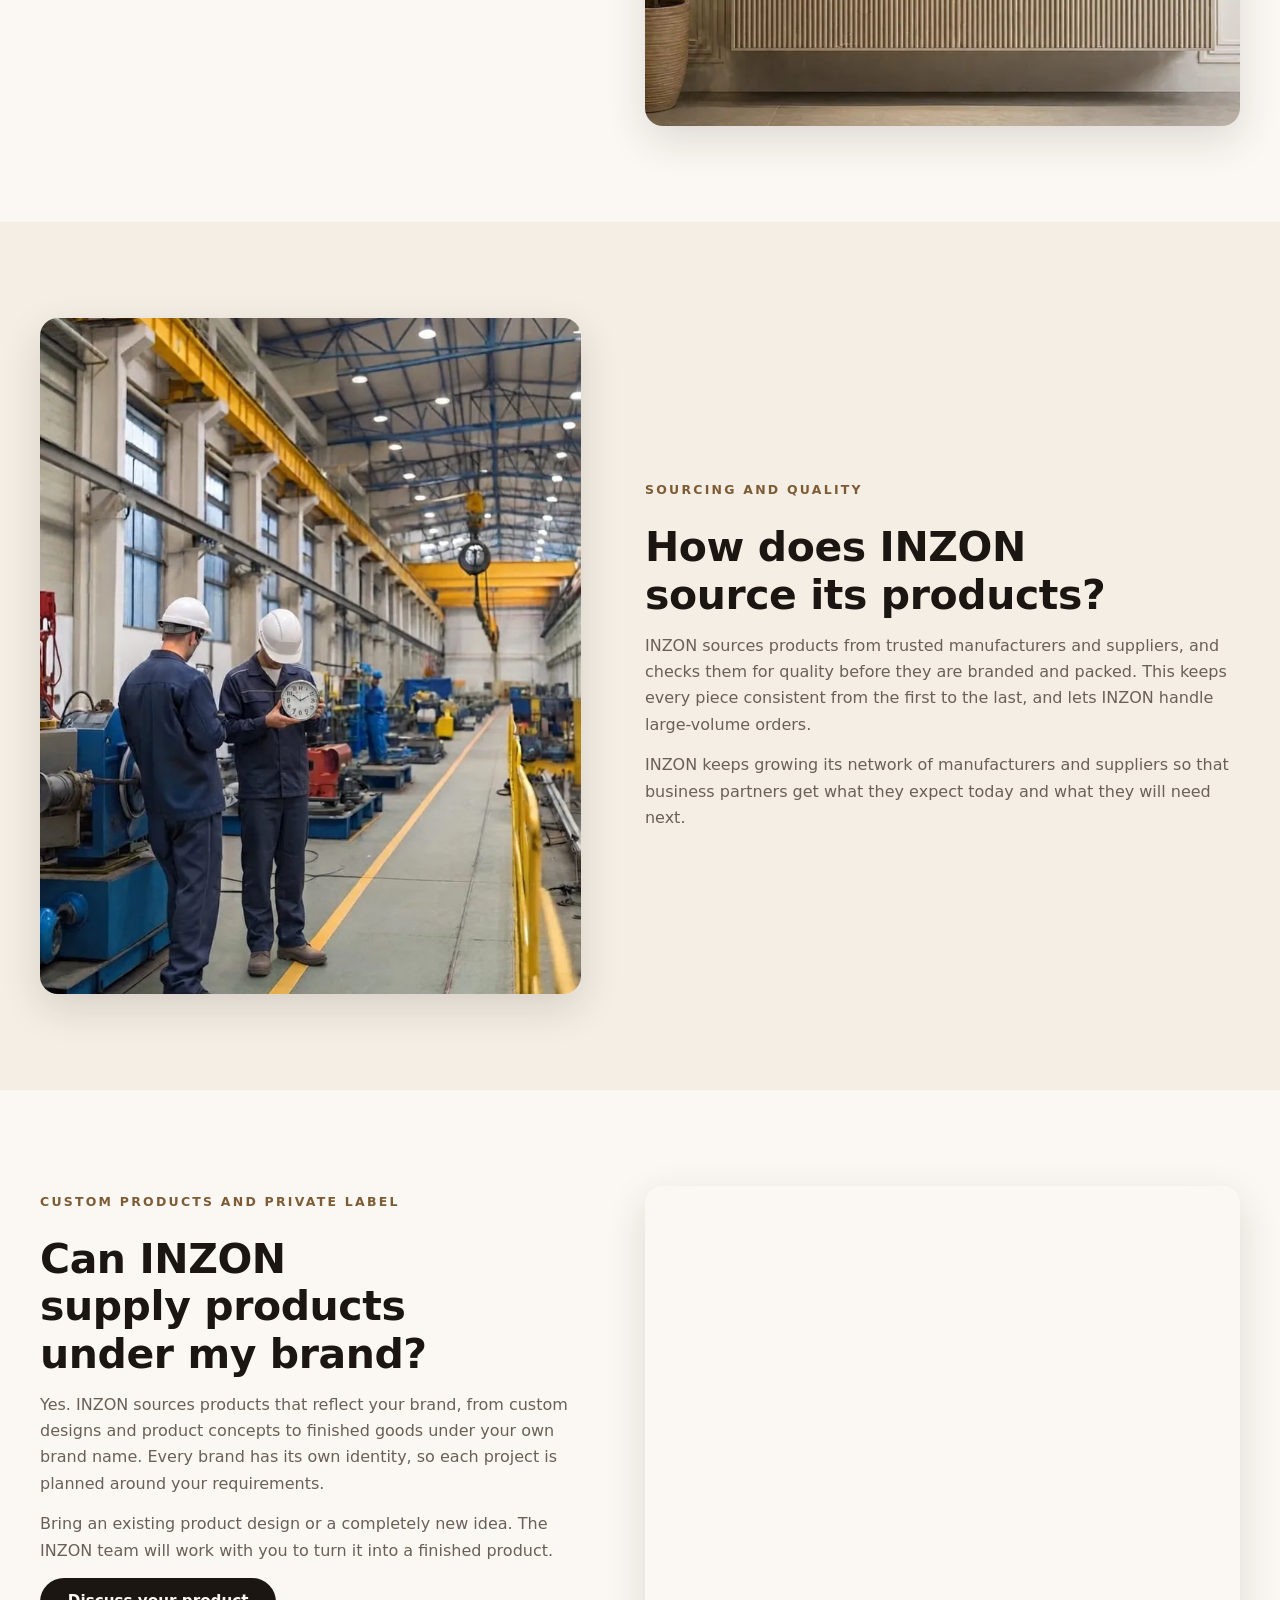
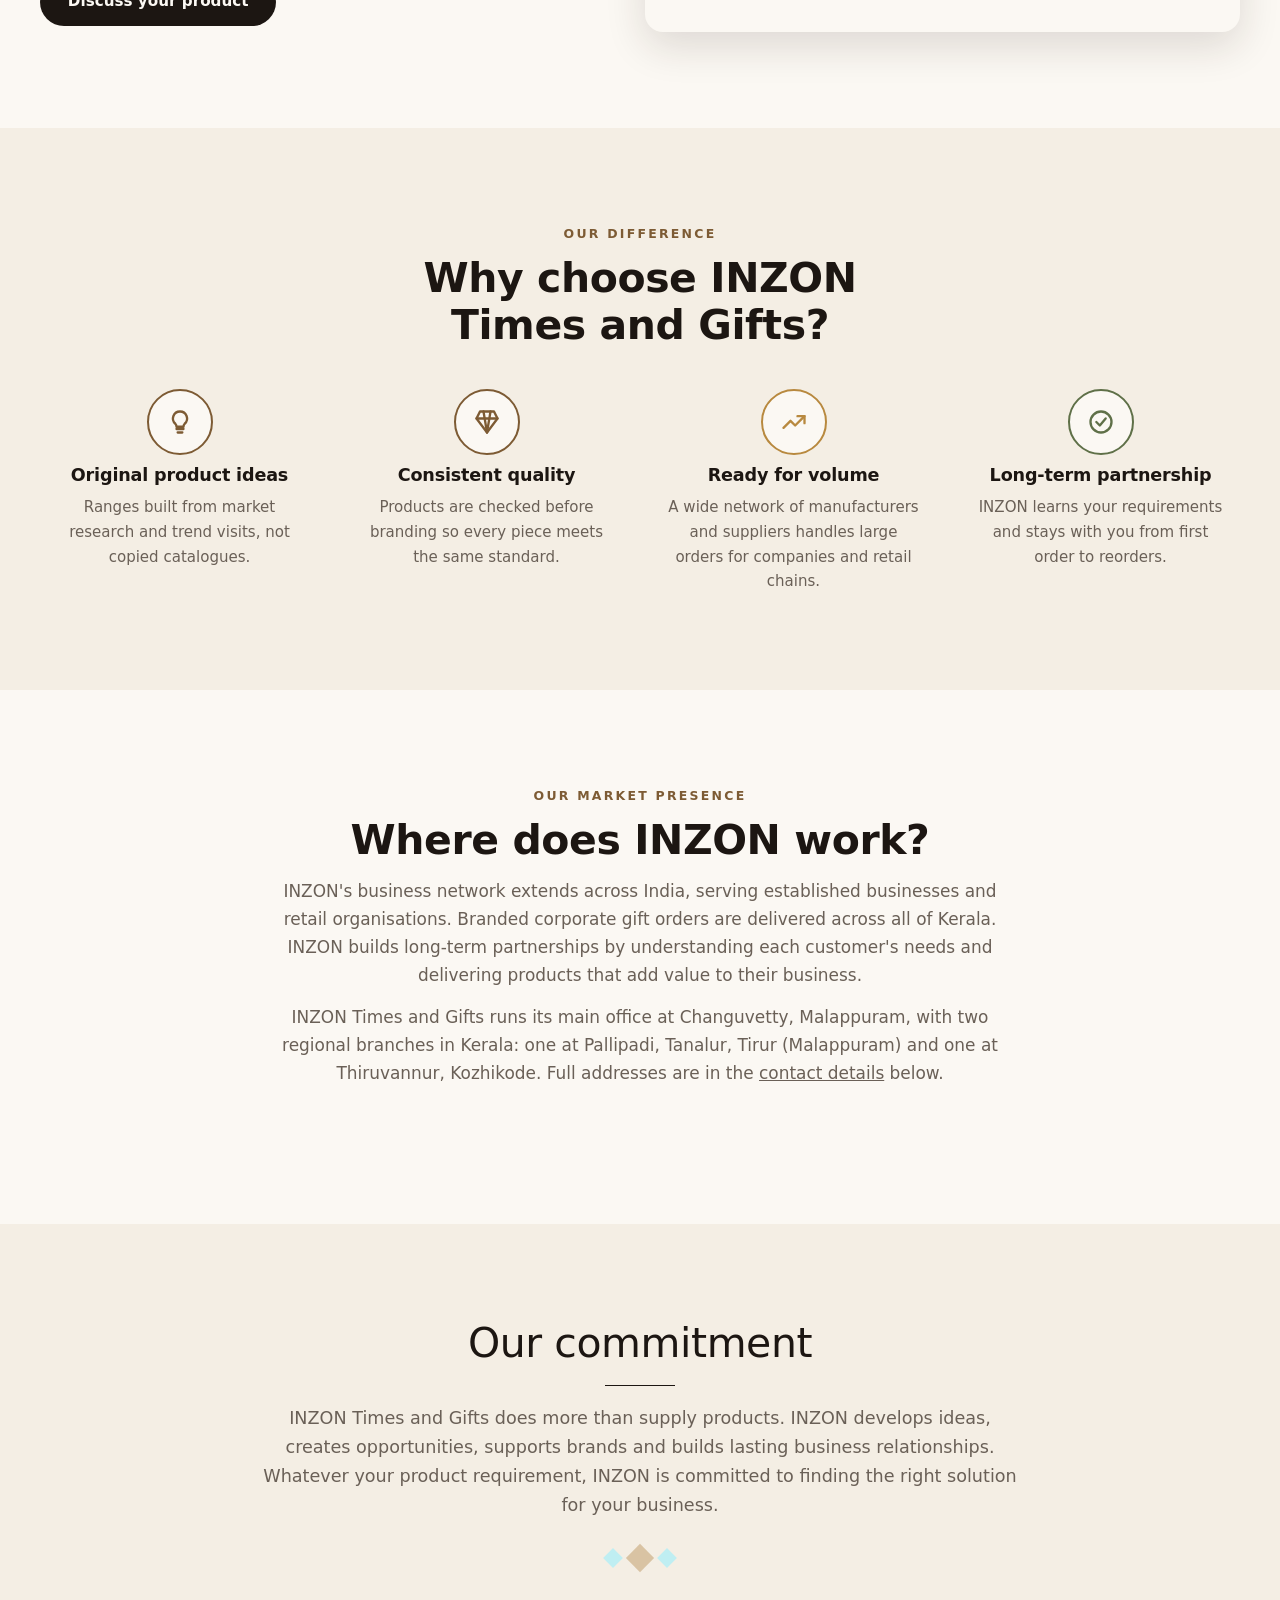
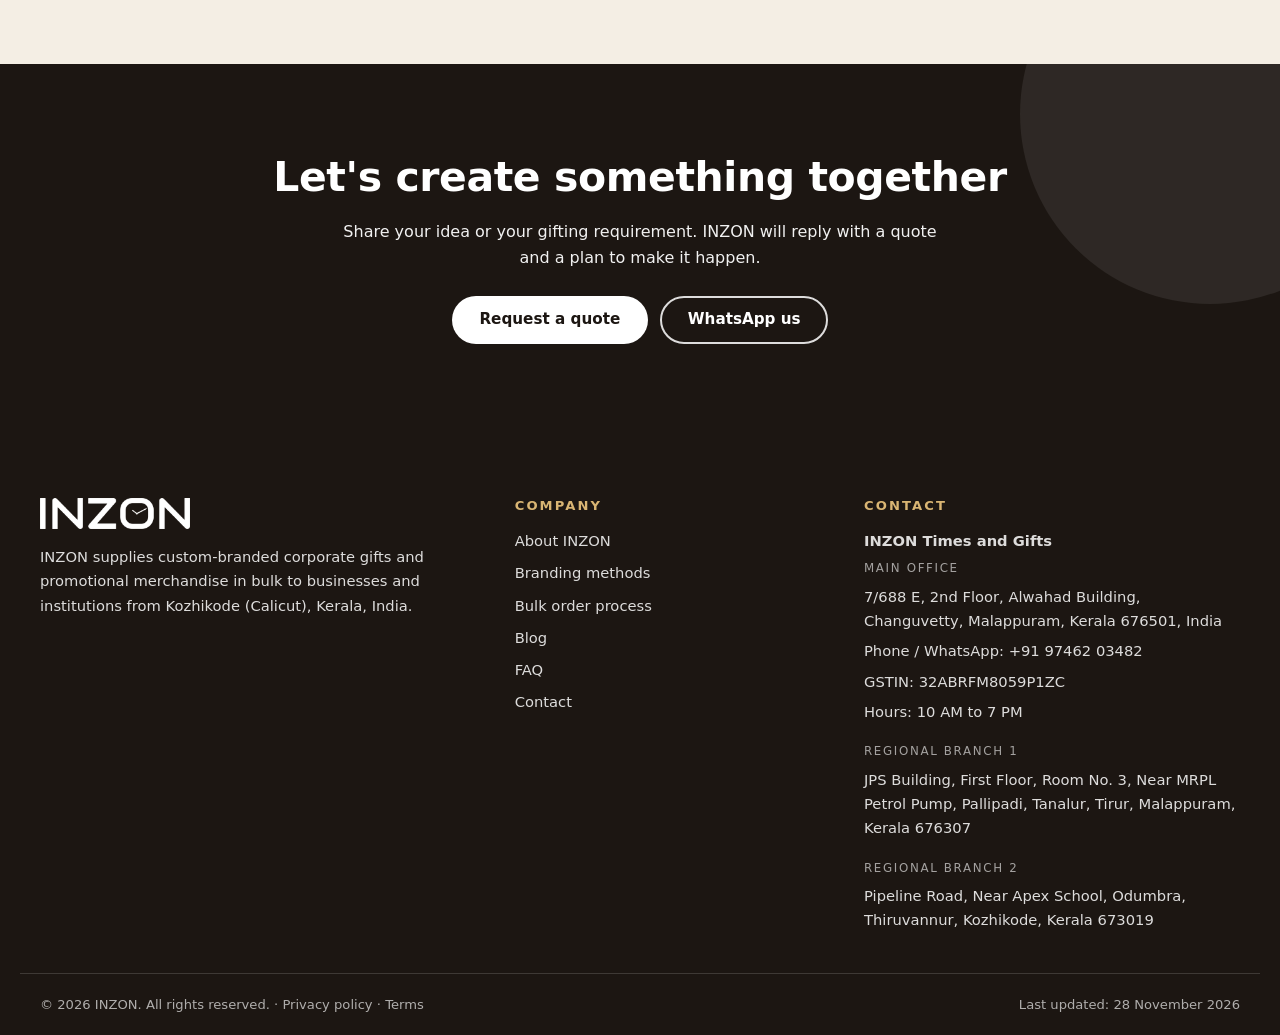
<file: about/index.html>
<!DOCTYPE html>
<!--
  INZON website: About page
  Changelog:
  2026-11-26  v0.1  First build, from the owner's About text, rewritten for corporate gifting.
-->
<html lang="en-IN">
<head>
<meta charset="utf-8">
<meta http-equiv="Content-Security-Policy" content="default-src 'self'; script-src 'self' 'sha256-NwPH90b8ltyQ6VLyhwEfcVWKKYyL/1aDOcv7PTA3PoQ=' 'sha256-SOJ41Isrb3dfAiQIJgz/Ao6DT0rQ4tWRVYMws+jQTK8='; style-src 'self' https://fonts.googleapis.com; style-src-attr 'unsafe-inline'; font-src https://fonts.gstatic.com; img-src 'self' data:; connect-src 'self'; form-action 'none'; base-uri 'self'; object-src 'none'; upgrade-insecure-requests">
<meta name="referrer" content="strict-origin-when-cross-origin">
<meta name="viewport" content="width=device-width, initial-scale=1, viewport-fit=cover">
<title>About INZON | Corporate Gift and Decor Supplier in Kerala</title>
<meta name="description" content="INZON Times and Gifts is a Kerala-based wholesale supplier and private label partner for corporate gifts and decor items, serving businesses across India.">
<link rel="canonical" href="https://www.inzongifting.com/about/">
<meta property="og:type" content="website">
<meta property="og:site_name" content="INZON">
<meta property="og:title" content="About INZON | Corporate Gift and Decor Supplier in Kerala">
<meta property="og:description" content="Wholesale supplier and private label partner for corporate gifts, branded merchandise and decor items.">
<meta property="og:url" content="https://www.inzongifting.com/about/">
<meta property="og:image" content="https://www.inzongifting.com/assets/img/brown-leather-office-bag-on-desk.webp">
<meta property="og:locale" content="en_IN">
<meta name="twitter:card" content="summary_large_image">
<meta name="twitter:title" content="About INZON | Corporate Gift and Decor Supplier in Kerala">
<meta name="twitter:description" content="Wholesale supplier and private label partner for corporate gifts, branded merchandise and decor items.">
<link rel="preconnect" href="https://fonts.googleapis.com">
<link rel="preconnect" href="https://fonts.gstatic.com" crossorigin>
<link rel="stylesheet" href="https://fonts.googleapis.com/css2?family=Poppins:wght@400;500;600;700&amp;display=swap">
<link rel="stylesheet" href="../assets/css/styles.css">
<script type="application/ld+json">
{
  "@context": "https://schema.org",
  "@graph": [
    {
      "@type": "AboutPage",
      "@id": "https://www.inzongifting.com/about/#webpage",
      "url": "https://www.inzongifting.com/about/",
      "name": "About INZON Times and Gifts",
      "description": "INZON Times and Gifts is a Kerala-based wholesale supplier and private label partner for corporate gifts, branded merchandise and home and office decor items.",
      "dateModified": "2026-11-26",
      "inLanguage": "en-IN",
      "isPartOf": { "@id": "https://www.inzongifting.com/#website" },
      "about": { "@id": "https://www.inzongifting.com/#organization" }
    },
    {
      "@type": ["Organization", "LocalBusiness"],
      "@id": "https://www.inzongifting.com/#organization",
      "name": "INZON",
      "legalName": "INZON Times and Gifts",
      "taxID": "32ABRFM8059P1ZC",
      "url": "https://www.inzongifting.com/",
      "logo": "https://www.inzongifting.com/assets/img/inzon-logo-charcoal.png",
      "telephone": "+919746203482",
      "address": {
        "@type": "PostalAddress",
        "streetAddress": "7/688 E, 2nd Floor, Alwahad Building, Changuvetty",
        "addressLocality": "Malappuram",
        "addressRegion": "Kerala",
        "postalCode": "676501",
        "addressCountry": "IN"
      },
      "department": [
        {
          "@type": "LocalBusiness",
          "@id": "https://www.inzongifting.com/#branch-tirur",
          "name": "Regional branch, Tirur",
          "telephone": "+919746203482",
          "address": {
            "@type": "PostalAddress",
            "streetAddress": "JPS Building, First Floor, Room No. 3, Near MRPL Petrol Pump, Pallipadi, Tanalur",
            "addressLocality": "Tirur",
            "addressRegion": "Kerala",
            "postalCode": "676307",
            "addressCountry": "IN"
          },
          "parentOrganization": { "@id": "https://www.inzongifting.com/#organization" }
        },
        {
          "@type": "LocalBusiness",
          "@id": "https://www.inzongifting.com/#branch-kozhikode",
          "name": "Regional branch, Kozhikode",
          "telephone": "+919746203482",
          "address": {
            "@type": "PostalAddress",
            "streetAddress": "Pipeline Road, Near Apex School, Odumbra, Thiruvannur",
            "addressLocality": "Kozhikode",
            "addressRegion": "Kerala",
            "postalCode": "673019",
            "addressCountry": "IN"
          },
          "parentOrganization": { "@id": "https://www.inzongifting.com/#organization" }
        }
      ],
      "areaServed": [{ "@type": "Country", "name": "India" }]
    },
    {
      "@type": "BreadcrumbList",
      "itemListElement": [
        { "@type": "ListItem", "position": 1, "name": "Home", "item": "https://www.inzongifting.com/" },
        { "@type": "ListItem", "position": 2, "name": "About", "item": "https://www.inzongifting.com/about/" }
      ]
    }
  ]
}
</script>
</head>
<body>
<a class="skip" href="#main">Skip to content</a>

<!-- ===== Top bar (shared) ===== -->
<div class="topbar">
  <div class="wrap">
    <div class="topbar-social">
      <!-- TO CONFIRM: social profile URLs -->
      <a href="#" aria-label="INZON on Facebook"><svg viewBox="0 0 24 24" aria-hidden="true"><path d="M14 8h3V4h-3c-2.8 0-4 1.8-4 4.3V10H7v4h3v8h4v-8h3l1-4h-4V8.6c0-.4.3-.6.6-.6z"/></svg></a>
      <a href="https://www.instagram.com/inzon_times/" target="_blank" rel="noopener" aria-label="INZON on Instagram"><svg viewBox="0 0 24 24" aria-hidden="true" style="fill:none;stroke:#fff;stroke-width:2"><rect x="3" y="3" width="18" height="18" rx="5"/><circle cx="12" cy="12" r="4"/><circle cx="17.5" cy="6.5" r=".6" style="fill:#fff"/></svg></a>
      <a href="#" aria-label="INZON on LinkedIn"><svg viewBox="0 0 24 24" aria-hidden="true"><path d="M4 9h4v12H4zM6 3a2 2 0 110 4 2 2 0 010-4zM10 9h3.8v1.7h.1c.5-1 1.8-2 3.7-2 4 0 4.4 2.6 4.4 6V21h-4v-5.5c0-1.3 0-3-1.8-3s-2.1 1.4-2.1 2.9V21h-4z"/></svg></a>
    </div>
    <div class="topbar-msg"><span class="arr" aria-hidden="true">&#8249;</span><p>See your logo on the product before you order. Request a quote today.</p><span class="arr" aria-hidden="true">&#8250;</span></div>
    <p class="topbar-right">Kerala, India</p>
  </div>
</div>

<!-- ===== Header (shared) ===== -->
<header class="site-header">
  <div class="wrap nav-row">
    <button class="menu-toggle" type="button" aria-expanded="false" aria-controls="primary-menu" aria-label="Open menu">
      <span></span><span></span><span></span>
    </button>
    <nav class="nav-left" id="primary-menu" aria-label="Primary">
      <ul class="nav-list">
        <li><a href="/">Home</a></li>
        <li><a href="/about/" aria-current="page">About Us</a></li>
        <li class="has-sub">
          <a href="/products/">Catalog</a>
          <ul class="sub">
            <li><a href="/products/">All products</a></li>
            <li><a href="/products/#giftset">Gift sets and kits</a></li>
            <li><a href="/products/#drinkware">Bottles and flasks</a></li>
            <li><a href="/products/#bag">Bags</a></li>
            <li><a href="/products/#apparel">T-shirts and polos</a></li>
            <li><a href="/products/#cap">Caps</a></li>
            <li><a href="/products/#pen">Pens</a></li>
            <li><a href="/products/#keychain">Keychains</a></li>
            <li><a href="/products/#clock">Wall and table clocks</a></li>
            <li><a href="/products/#study">Study tables</a></li>
            <li><a href="/products/#home">Home and lifestyle</a></li>
            <li><a href="/products/#decor">Decor items</a></li>
          </ul>
        </li>
        <li class="has-sub">
          <a href="/about/#what-we-offer">What We Offer</a>
          <ul class="sub">
            <li><a href="/#categories">Corporate gifting</a></li>
            <li><a href="/about/#private-label">Private label solutions</a></li>
            <li><a href="/about/#bulk-supply">Bulk and wholesale supply</a></li>
            <li><a href="/about/#decor-supply">Decor items supply</a></li>
          </ul>
        </li>
        <li><a href="/blog/">Blog</a></li>
        <li class="mobile-only"><a href="#contact">Contact</a></li>
      </ul>
    </nav>

    <a class="logo" href="/" aria-label="INZON home">
      <img src="../assets/img/inzon-logo-charcoal.png" alt="INZON logo" width="480" height="100">
    </a>

    <nav class="nav-right" aria-label="Secondary">
      <ul class="nav-list nav-right">
        <li><a href="#contact">Contact</a></li>
        <li><a class="btn btn-teal nav-pill" href="/#quote">
          <svg viewBox="0 0 24 24" aria-hidden="true" style="fill:none;stroke:currentColor;stroke-width:2;stroke-linecap:round;stroke-linejoin:round"><path d="M20 12v8H4v-8M2 7h20v5H2zM12 22V7M12 7c-2-4-6-4-6-1.5S10 7 12 7zM12 7c2-4 6-4 6-1.5S14 7 12 7z"/></svg>
          Request a quote</a></li>
      </ul>
    </nav>
  </div>
</header>

<main id="main">

  <!-- ===== Hero ===== -->
  <section class="about-hero-wrap" aria-labelledby="about-title">
    <div class="wrap">
      <div class="about-hero">
        <div class="about-hero-text">
          <span class="eyebrow" style="color:var(--navy)">About INZON</span>
          <h1 id="about-title">Rethinking corporate gifts <span>for modern workplaces</span></h1>
          <p class="about-updated">Last updated: <time datetime="2026-11-26">26 November 2026</time></p>
        </div>
        <figure class="about-hero-img">
          <img src="../assets/img/brown-leather-office-bag-on-desk.webp" alt="Brown leather office bag on a wooden desk next to a laptop and a coffee cup" width="736" height="736">
        </figure>
      </div>
    </div>
  </section>

  <!-- ===== Statement (answer-first) ===== -->
  <section class="section statement-wrap" aria-label="Who INZON is">
    <div class="wrap">
      <p class="statement">INZON Times and Gifts is a Kerala-based wholesale supplier and private label partner for corporate gifts and branded merchandise. INZON designs, sources and brands gift sets, drinkware, bags, apparel, clocks and lifestyle products, and supplies decor items for offices, homes and showrooms, for companies, retail chains and institutions across India.</p>
    </div>
  </section>

  <!-- ===== Our story ===== -->
  <section class="section section-alt" aria-labelledby="story-title">
    <div class="wrap story">
      <div class="section-head">
        <span class="eyebrow">Our story</span>
        <h2 id="story-title">How did INZON start?</h2>
      </div>
      <div class="story-body">
        <p>INZON Times and Gifts began with market research and a simple aim: to offer gift products that look and feel different from what buyers usually find. Instead of repeating standard catalogue items, INZON set out to bring new product ideas, fresh designs and practical solutions to corporate gifting.</p>
        <p>The INZON team visits domestic and international markets to track new trends, then turns the best ideas into products of its own. This steady cycle of research and product development is how INZON builds a range that buyers do not see everywhere else.</p>
        <p>That focus on new ideas and consistent quality has helped INZON build working relationships with leading companies, established retail chains and large business organisations, including Lulu Hypermarket, Nesto Hypermarket, Daymart, SWA Diamonds and Mingler, and the list keeps growing. Today INZON works as a wholesale supplier and private label partner, not only as a trader.</p>
      </div>
    </div>
  </section>

  <!-- ===== What we do ===== -->
  <section class="section" id="what-we-offer" aria-labelledby="do-title">
    <div class="wrap">
      <div class="section-head center">
        <span class="eyebrow">What we offer</span>
        <h2 id="do-title">What does INZON do?</h2>
        <p class="lead">INZON supplies branded corporate gifts and decor items in bulk, sources custom products to your design, and supplies goods under your own brand name. Each product is chosen with attention to design, everyday use, buyer preferences and quality.</p>
      </div>
      <ul class="offer-cards">
        <li class="offer-card">
          <span class="offer-icon c-teal"><svg viewBox="0 0 24 24" aria-hidden="true"><path d="M20 12v8H4v-8M2 7h20v5H2zM12 22V7M12 7c-2-4-6-4-6-1.5S10 7 12 7zM12 7c2-4 6-4 6-1.5S14 7 12 7z"/></svg></span>
          <h3>Corporate gifting</h3>
          <p>Gift sets, bottles, bags, apparel, pens, clocks and more, branded with your logo for teams, clients and events.</p>
        </li>
        <li class="offer-card">
          <span class="offer-icon c-pink"><svg viewBox="0 0 24 24" aria-hidden="true"><path d="M3 21h18M5 21V9l5 3V9l5 3V5h4v16"/></svg></span>
          <h3>Custom products</h3>
          <p>Products sourced to your specification, from a new concept or an existing design, in the volumes your business needs.</p>
        </li>
        <li class="offer-card offer-card-pink">
          <span class="offer-icon c-amber"><svg viewBox="0 0 24 24" aria-hidden="true"><path d="M4 7l8-4 8 4v10l-8 4-8-4z"/><path d="M4 7l8 4 8-4M12 11v10"/></svg></span>
          <h3>Private label solutions</h3>
          <p>Products sourced and packed under your own brand name, so they carry your identity instead of a supplier's.</p>
        </li>
        <li class="offer-card" id="bulk-supply">
          <span class="offer-icon c-green"><svg viewBox="0 0 24 24" aria-hidden="true"><path d="M3 7h11v9H3zM14 10h4l3 3v3h-7z"/><circle cx="7" cy="18" r="1.6"/><circle cx="17" cy="18" r="1.6"/></svg></span>
          <h3>Bulk and wholesale supply</h3>
          <p>Reliable large-volume supply for retail chains and businesses, with a minimum order of 100 units for branded gifts.</p>
        </li>
      </ul>
    </div>
  </section>

  <!-- ===== Decor items ===== -->
  <section class="section" id="decor-supply" aria-labelledby="decor-title">
    <div class="wrap mfg mfg-rev">
      <figure class="mfg-img"><img src="../assets/img/catalog/cream-geometric-relief-wall-art-in-a-gold-frame.webp" alt="Cream geometric relief wall art in a gold frame above a fluted console" width="720" height="960" loading="lazy" style="aspect-ratio:4/5"></figure>
      <div class="mfg-body">
        <span class="eyebrow">Decor items</span>
        <h2 id="decor-title">Does INZON supply decor items?</h2>
        <p>Yes. Decor is INZON's second vertical, next to corporate gifts. INZON sources decor items from manufacturers and suppliers and supplies them in bulk to offices, showrooms, hospitality spaces, retailers and businesses fitting out new spaces.</p>
        <p>The decor range covers wall art and mirrors, macrame wall hangings, table decor, table lamps, artificial plants, planters and vases, key holders, and storage and organisers such as laundry baskets, clothes racks and drying stands. The same terms apply as for gifts: minimum 100 units, full payment before delivery and delivery across Kerala.</p>
        <p><a href="/products/#decor" style="font-weight:600;color:var(--navy)">See all decor items &rarr;</a></p>
      </div>
    </div>
  </section>

  <!-- ===== Sourcing and quality ===== -->
  <section class="section section-alt" aria-labelledby="mfg-title">
    <div class="wrap mfg">
      <figure class="mfg-img"><img src="../assets/img/partner-factory-wall-clock-quality-check.webp" alt="Two workers in hard hats checking a wall clock at a partner manufacturer's factory" width="720" height="1080" loading="lazy" style="aspect-ratio:4/5;object-position:center 62%"></figure>
      <div class="mfg-body">
        <span class="eyebrow">Sourcing and quality</span>
        <h2 id="mfg-title">How does INZON source its products?</h2>
        <p>INZON sources products from trusted manufacturers and suppliers, and checks them for quality before they are branded and packed. This keeps every piece consistent from the first to the last, and lets INZON handle large-volume orders.</p>
        <p>INZON keeps growing its network of manufacturers and suppliers so that business partners get what they expect today and what they will need next.</p>
      </div>
    </div>
  </section>

  <!-- ===== Private label ===== -->
  <section class="section" id="private-label" aria-labelledby="pl-title">
    <div class="wrap mfg mfg-rev">
      <figure class="mfg-img"><img src="../assets/img/engraved-black-metal-pens.webp" alt="Five black metal pens engraved with custom text" width="736" height="736" loading="lazy"></figure>
      <div class="mfg-body">
        <span class="eyebrow">Custom products and private label</span>
        <h2 id="pl-title">Can INZON supply products under my brand?</h2>
        <p>Yes. INZON sources products that reflect your brand, from custom designs and product concepts to finished goods under your own brand name. Every brand has its own identity, so each project is planned around your requirements.</p>
        <p>Bring an existing product design or a completely new idea. The INZON team will work with you to turn it into a finished product.</p>
        <div><a class="btn btn-pink" href="/#quote">Discuss your product</a></div>
      </div>
    </div>
  </section>

  <!-- ===== Why INZON ===== -->
  <section class="section section-alt" aria-labelledby="why-about-title">
    <div class="wrap">
      <div class="section-head center">
        <span class="eyebrow">Our difference</span>
        <h2 id="why-about-title">Why choose INZON Times and Gifts?</h2>
      </div>
      <ul class="why-row">
        <li>
          <span class="why-circle c-teal"><svg viewBox="0 0 24 24" aria-hidden="true"><path d="M9 18h6M10 21h4M12 3a6 6 0 00-4 10.5c.7.7 1 1.5 1 2.5h6c0-1 .3-1.8 1-2.5A6 6 0 0012 3z"/></svg></span>
          <h3>Original product ideas</h3>
          <p>Ranges built from market research and trend visits, not copied catalogues.</p>
        </li>
        <li>
          <span class="why-circle c-pink"><svg viewBox="0 0 24 24" aria-hidden="true"><path d="M6 3h12l3 6-9 12L3 9z"/><path d="M3 9h18M9 3l3 18 3-18"/></svg></span>
          <h3>Consistent quality</h3>
          <p>Products are checked before branding so every piece meets the same standard.</p>
        </li>
        <li>
          <span class="why-circle c-amber"><svg viewBox="0 0 24 24" aria-hidden="true"><path d="M3 17l6-6 4 4 8-8"/><path d="M15 7h6v6"/></svg></span>
          <h3>Ready for volume</h3>
          <p>A wide network of manufacturers and suppliers handles large orders for companies and retail chains.</p>
        </li>
        <li>
          <span class="why-circle c-green"><svg viewBox="0 0 24 24" aria-hidden="true"><path d="M8 12l3 3 5-6"/><circle cx="12" cy="12" r="9"/></svg></span>
          <h3>Long-term partnership</h3>
          <p>INZON learns your requirements and stays with you from first order to reorders.</p>
        </li>
      </ul>
    </div>
  </section>

  <!-- ===== Market presence ===== -->
  <section class="section" aria-labelledby="market-title">
    <div class="wrap">
      <div class="section-head center">
        <span class="eyebrow">Our market presence</span>
        <h2 id="market-title">Where does INZON work?</h2>
        <p class="lead">INZON's business network extends across India, serving established businesses and retail organisations. Branded corporate gift orders are delivered across all of Kerala. INZON builds long-term partnerships by understanding each customer's needs and delivering products that add value to their business.</p>
        <p class="lead">INZON Times and Gifts runs its main office at Changuvetty, Malappuram, with two regional branches in Kerala: one at Pallipadi, Tanalur, Tirur (Malappuram) and one at Thiruvannur, Kozhikode. Full addresses are in the <a href="#contact">contact details</a> below.</p>
      </div>
    </div>
  </section>

  <!-- ===== Mission ===== -->
  <section class="section section-alt mission" aria-labelledby="mission-title">
    <div class="wrap">
      <h2 id="mission-title">Our commitment</h2>
      <span class="mission-rule" aria-hidden="true"></span>
      <p>INZON Times and Gifts does more than supply products. INZON develops ideas, creates opportunities, supports brands and builds lasting business relationships. Whatever your product requirement, INZON is committed to finding the right solution for your business.</p>
      <span class="diamonds" aria-hidden="true"><i></i><i></i><i></i></span>
    </div>
  </section>

  <!-- ===== CTA ===== -->
  <section class="cta-band" aria-labelledby="about-cta-title">
    <div class="wrap">
      <h2 id="about-cta-title">Let's create something together</h2>
      <p>Share your idea or your gifting requirement. INZON will reply with a quote and a plan to make it happen.</p>
      <div class="hero-ctas">
        <a class="btn btn-white" href="/#quote">Request a quote</a>
        <a class="btn btn-ghost-light" href="https://wa.me/919746203482">WhatsApp us</a>
      </div>
    </div>
  </section>

</main>
<!-- ===== Footer (shared) ===== -->
<footer class="site-footer">
  <div class="wrap footer-grid">
    <div>
      <a class="footer-logo" href="/" aria-label="INZON home"><img src="../assets/img/inzon-logo-white.png" alt="INZON logo" width="480" height="100"></a>
      <p>INZON supplies custom-branded corporate gifts and promotional merchandise in bulk to businesses and institutions from Kozhikode (Calicut), Kerala, India.</p>
    </div>
    <div>
      <h2>Company</h2>
      <ul>
        <li><a href="/about/">About INZON</a></li>
        <li><a href="/customisation/">Branding methods</a></li>
        <li><a href="/bulk-orders/">Bulk order process</a></li>
        <li><a href="/blog/">Blog</a></li>
        <li><a href="/faq/">FAQ</a></li>
        <li><a href="#contact">Contact</a></li>
      </ul>
    </div>
    <div id="contact" class="footer-contact">
      <h2>Contact</h2>
      <address>
        <span><strong>INZON Times and Gifts</strong></span>
        <span class="office-label">Main office</span>
        <span>7/688 E, 2nd Floor, Alwahad Building, Changuvetty, Malappuram, Kerala 676501, India</span>
        <span>Phone / WhatsApp: <a href="tel:+919746203482">+91 97462 03482</a></span>
        <span>GSTIN: 32ABRFM8059P1ZC</span>
        <span>Hours: 10 AM to 7 PM</span>
      </address>
      <address class="branch">
        <span class="office-label">Regional branch 1</span>
        <span>JPS Building, First Floor, Room No. 3, Near MRPL Petrol Pump, Pallipadi, Tanalur, Tirur, Malappuram, Kerala 676307</span>
      </address>
      <address class="branch">
        <span class="office-label">Regional branch 2</span>
        <span>Pipeline Road, Near Apex School, Odumbra, Thiruvannur, Kozhikode, Kerala 673019</span>
      </address>
    </div>
  </div>
  <div class="wrap footer-bottom">
    <span>&copy; 2026 INZON. All rights reserved. &middot; <a href="/privacy-policy/">Privacy policy</a> &middot; <a href="/terms/">Terms</a></span>
    <span>Last updated: <time datetime="2026-11-28">28 November 2026</time></span>
  </div>
</footer>

<a class="wa-float" href="https://wa.me/919746203482" aria-label="WhatsApp INZON">
  <svg viewBox="0 0 24 24" aria-hidden="true"><path d="M12 2a10 10 0 00-8.6 15.1L2 22l5-1.3A10 10 0 1012 2zm0 18.2a8.2 8.2 0 01-4.2-1.2l-.3-.2-3 .8.8-2.9-.2-.3A8.2 8.2 0 1112 20.2zm4.5-6.1c-.2-.1-1.5-.7-1.7-.8s-.4-.1-.6.1-.7.8-.8 1-.3.2-.5.1a6.7 6.7 0 01-3.3-2.9c-.3-.4.3-.4.7-1.4.1-.2 0-.3 0-.4l-.8-1.8c-.2-.5-.4-.4-.6-.4h-.5a1 1 0 00-.7.3 3 3 0 00-.9 2.2 5.2 5.2 0 001.1 2.7 11.8 11.8 0 004.5 4c1.7.7 2.3.8 3.2.6a2.7 2.7 0 001.8-1.2 2.2 2.2 0 00.2-1.3c-.1-.1-.3-.2-.5-.3z"/></svg>
</a>
<script>
(function () {
  var header = document.querySelector('.site-header');
  var btn = header && header.querySelector('.menu-toggle');
  if (!btn) return;
  var mq = window.matchMedia('(max-width: 760px)');
  btn.addEventListener('click', function () {
    var open = header.classList.toggle('nav-open');
    btn.setAttribute('aria-expanded', open ? 'true' : 'false');
    btn.setAttribute('aria-label', open ? 'Close menu' : 'Open menu');
  });
  header.querySelectorAll('.has-sub > a').forEach(function (a) {
    a.addEventListener('click', function (e) {
      if (!mq.matches) return;
      e.preventDefault();
      a.parentElement.classList.toggle('open');
    });
  });
  header.querySelectorAll('.nav-left a:not(.has-sub > a)').forEach(function (a) {
    a.addEventListener('click', function () { if (mq.matches) { header.classList.remove('nav-open'); btn.setAttribute('aria-expanded', 'false'); } });
  });
})();
</script>
<script>
(function () {
  var target = document.getElementById('contact');
  if (!target) return;
  document.querySelectorAll('a[href="#contact"]').forEach(function (a) {
    a.addEventListener('click', function (e) {
      e.preventDefault();
      target.scrollIntoView({ behavior: 'smooth', block: 'start' });
      target.classList.remove('flash'); void target.offsetWidth; target.classList.add('flash');
    });
  });
})();
</script>
</body>
</html>
</file>
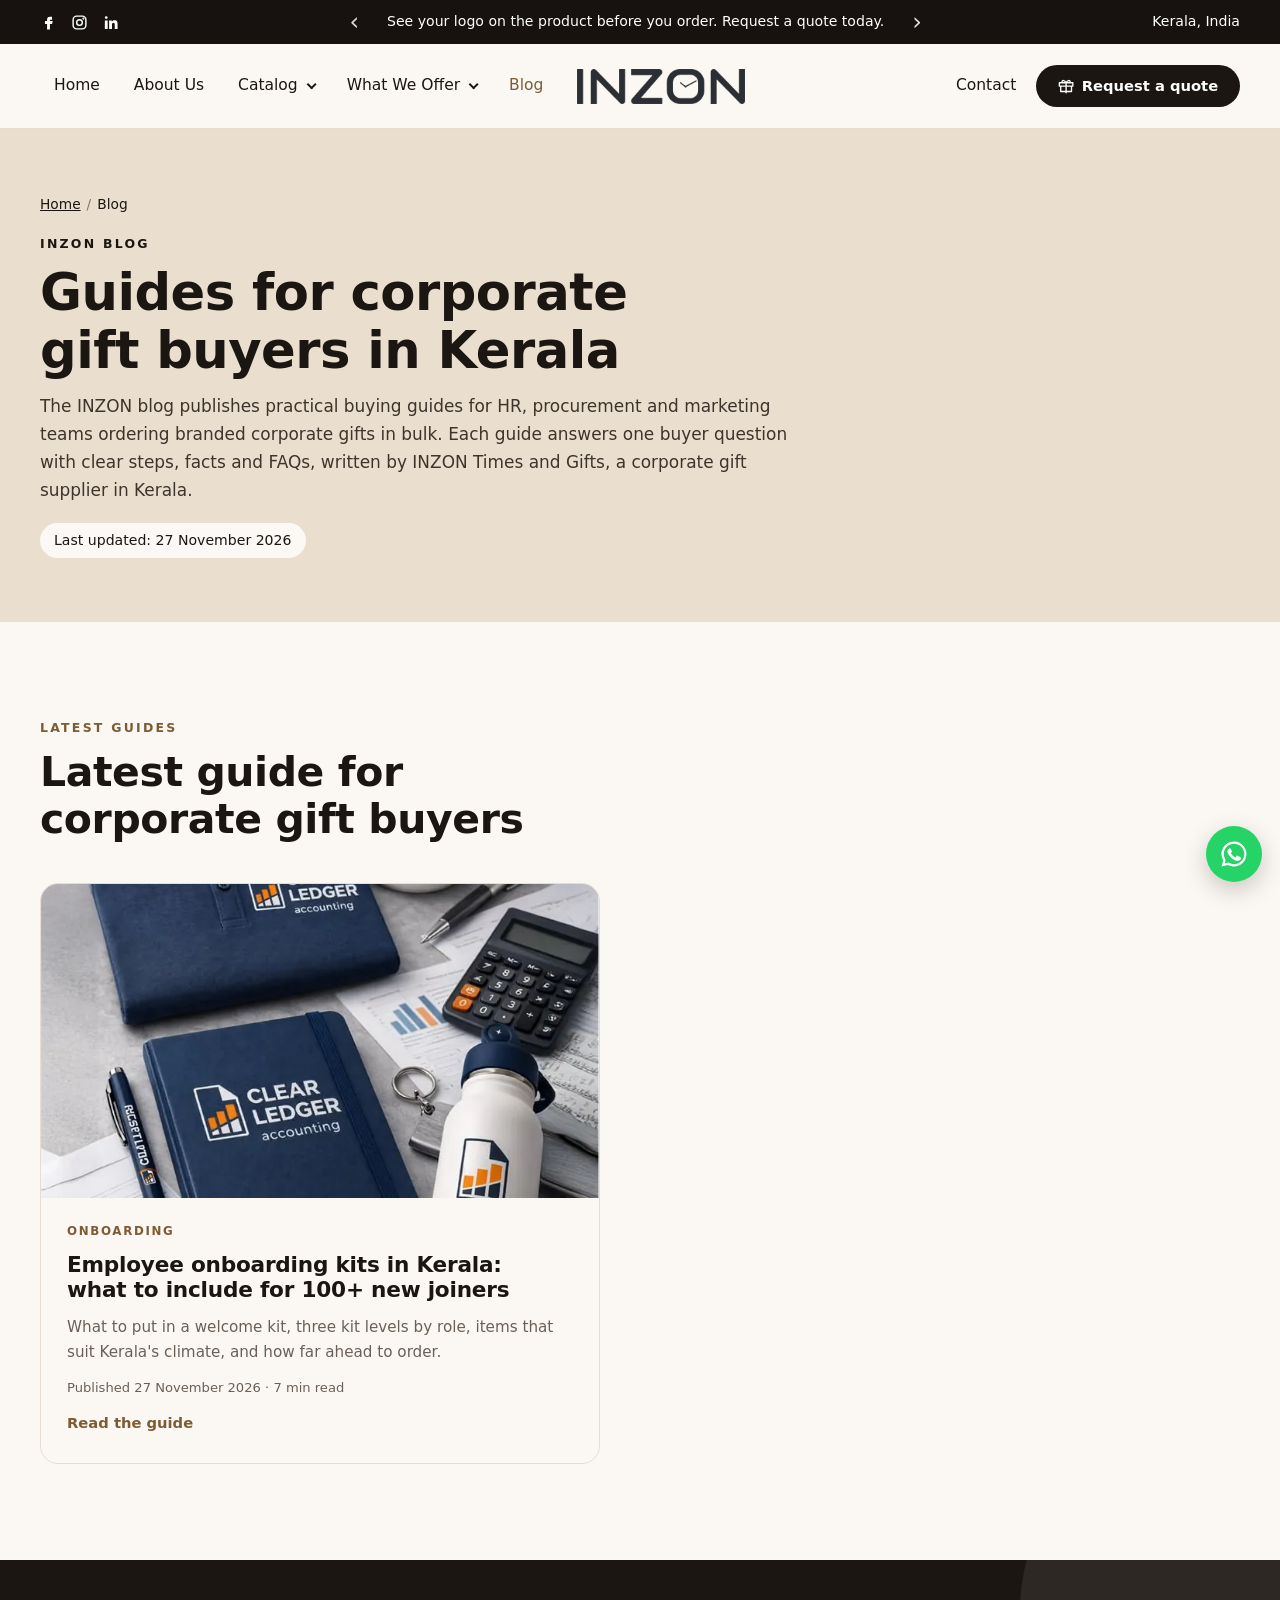
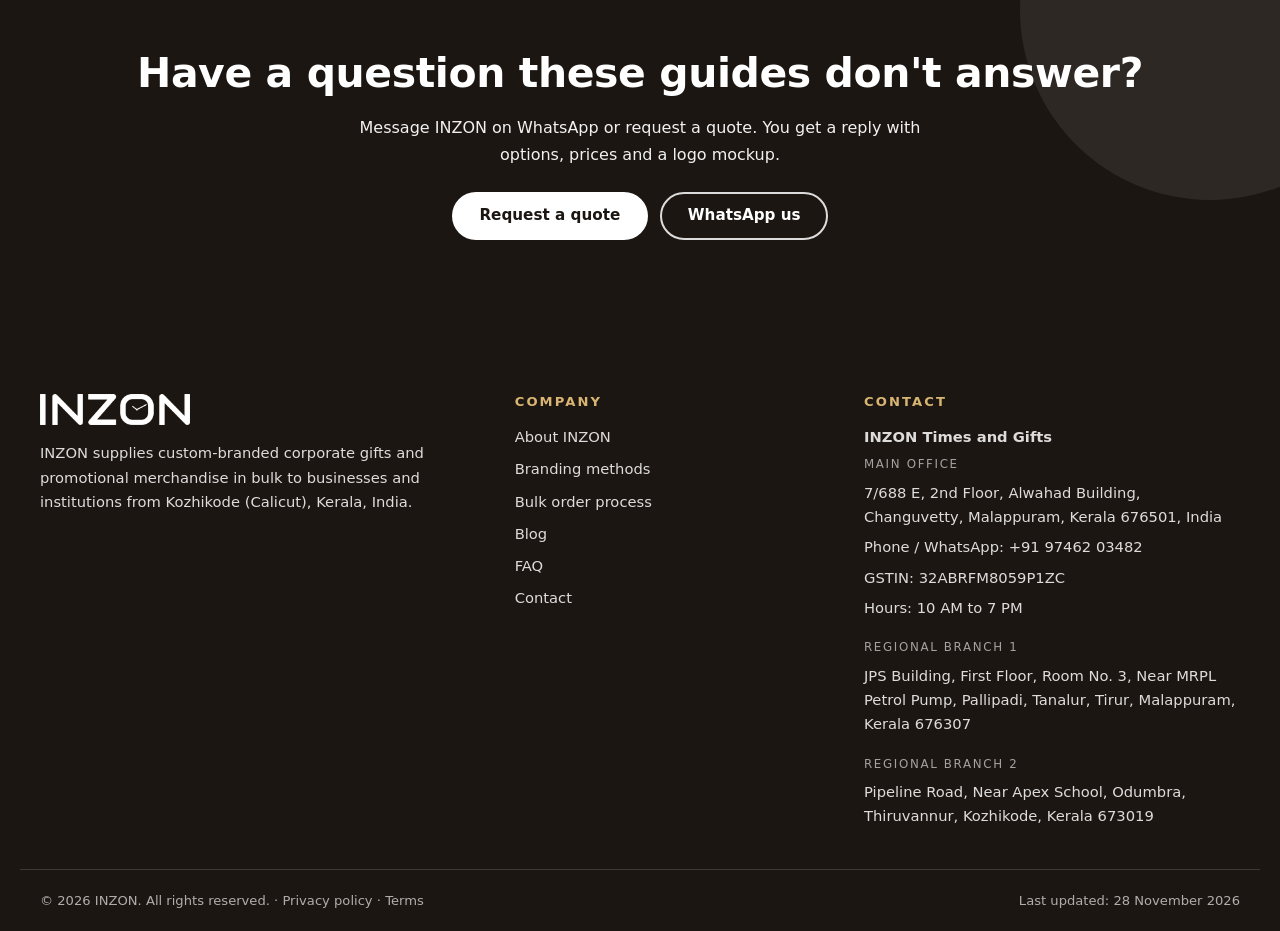
<file: blog/index.html>
<!DOCTYPE html>
<!--
  INZON website: Blog index
  Changelog:
  2026-11-27  v0.1  First version with the onboarding kits guide.
-->
<html lang="en-IN">
<head>
<meta charset="utf-8">
<meta http-equiv="Content-Security-Policy" content="default-src 'self'; script-src 'self' 'sha256-NwPH90b8ltyQ6VLyhwEfcVWKKYyL/1aDOcv7PTA3PoQ=' 'sha256-SOJ41Isrb3dfAiQIJgz/Ao6DT0rQ4tWRVYMws+jQTK8='; style-src 'self' https://fonts.googleapis.com; style-src-attr 'unsafe-inline'; font-src https://fonts.gstatic.com; img-src 'self' data:; connect-src 'self'; form-action 'none'; base-uri 'self'; object-src 'none'; upgrade-insecure-requests">
<meta name="referrer" content="strict-origin-when-cross-origin">
<meta name="viewport" content="width=device-width, initial-scale=1, viewport-fit=cover">
<title>Corporate Gift Buying Guides | INZON Blog</title>
<meta name="description" content="Practical guides for buying branded corporate gifts in bulk in Kerala, starting with what to put in an employee onboarding kit.">
<link rel="canonical" href="https://www.inzongifting.com/blog/">
<meta property="og:type" content="website">
<meta property="og:site_name" content="INZON">
<meta property="og:title" content="Corporate Gift Buying Guides | INZON Blog">
<meta property="og:description" content="Practical guides for buying branded corporate gifts in bulk in Kerala, starting with what to put in an employee onboarding kit.">
<meta property="og:url" content="https://www.inzongifting.com/blog/">
<meta property="og:image" content="https://www.inzongifting.com/assets/img/catalog/branded-polo-mug-diary-pen-and-bottle-kit.webp">
<meta property="og:locale" content="en_IN">
<meta name="twitter:card" content="summary_large_image">
<meta name="twitter:title" content="Corporate Gift Buying Guides | INZON Blog">
<meta name="twitter:description" content="Practical guides for buying branded corporate gifts in bulk in Kerala, starting with what to put in an employee onboarding kit.">
<link rel="preconnect" href="https://fonts.googleapis.com">
<link rel="preconnect" href="https://fonts.gstatic.com" crossorigin>
<link rel="stylesheet" href="https://fonts.googleapis.com/css2?family=Poppins:wght@400;500;600;700&amp;display=swap">
<link rel="stylesheet" href="../assets/css/styles.css">
<script type="application/ld+json">
{
  "@context": "https://schema.org",
  "@graph": [
    {
      "@type": "Blog",
      "@id": "https://www.inzongifting.com/blog/#blog",
      "url": "https://www.inzongifting.com/blog/",
      "name": "INZON blog: guides for corporate gift buyers",
      "description": "Buying guides for HR, procurement and marketing teams in Kerala ordering branded corporate gifts in bulk.",
      "inLanguage": "en-IN",
      "dateModified": "2026-11-27",
      "publisher": {
        "@id": "https://www.inzongifting.com/#organization"
      },
      "blogPost": [
        {
          "@id": "https://www.inzongifting.com/blog/employee-onboarding-kits-kerala/#article"
        }
      ]
    },
    {
      "@type": "ItemList",
      "itemListElement": [
        {
          "@type": "ListItem",
          "position": 1,
          "url": "https://www.inzongifting.com/blog/employee-onboarding-kits-kerala/",
          "name": "Employee onboarding kits in Kerala: what to include for 100+ new joiners"
        }
      ]
    },
    {
      "@type": [
        "Organization",
        "LocalBusiness"
      ],
      "@id": "https://www.inzongifting.com/#organization",
      "name": "INZON",
      "legalName": "INZON Times and Gifts",
      "taxID": "32ABRFM8059P1ZC",
      "url": "https://www.inzongifting.com/",
      "logo": "https://www.inzongifting.com/assets/img/inzon-logo-charcoal.png",
      "telephone": "+919746203482",
      "address": {
        "@type": "PostalAddress",
        "streetAddress": "7/688 E, 2nd Floor, Alwahad Building, Changuvetty",
        "addressLocality": "Malappuram",
        "addressRegion": "Kerala",
        "postalCode": "676501",
        "addressCountry": "IN"
      },
      "department": [
        {
          "@type": "LocalBusiness",
          "@id": "https://www.inzongifting.com/#branch-tirur",
          "name": "Regional branch, Tirur",
          "telephone": "+919746203482",
          "address": {
            "@type": "PostalAddress",
            "streetAddress": "JPS Building, First Floor, Room No. 3, Near MRPL Petrol Pump, Pallipadi, Tanalur",
            "addressLocality": "Tirur",
            "addressRegion": "Kerala",
            "postalCode": "676307",
            "addressCountry": "IN"
          },
          "parentOrganization": { "@id": "https://www.inzongifting.com/#organization" }
        },
        {
          "@type": "LocalBusiness",
          "@id": "https://www.inzongifting.com/#branch-kozhikode",
          "name": "Regional branch, Kozhikode",
          "telephone": "+919746203482",
          "address": {
            "@type": "PostalAddress",
            "streetAddress": "Pipeline Road, Near Apex School, Odumbra, Thiruvannur",
            "addressLocality": "Kozhikode",
            "addressRegion": "Kerala",
            "postalCode": "673019",
            "addressCountry": "IN"
          },
          "parentOrganization": { "@id": "https://www.inzongifting.com/#organization" }
        }
      ],
      "areaServed": [
        {
          "@type": "State",
          "name": "Kerala"
        },
        {
          "@type": "Country",
          "name": "India"
        }
      ]
    },
    {
      "@type": "BreadcrumbList",
      "itemListElement": [
        {
          "@type": "ListItem",
          "position": 1,
          "name": "Home",
          "item": "https://www.inzongifting.com/"
        },
        {
          "@type": "ListItem",
          "position": 2,
          "name": "Blog",
          "item": "https://www.inzongifting.com/blog/"
        }
      ]
    }
  ]
}
</script>
</head>
<body>
<a class="skip" href="#main">Skip to content</a>

<!-- ===== Top bar (shared) ===== -->
<div class="topbar">
  <div class="wrap">
    <div class="topbar-social">
      <!-- TO CONFIRM: social profile URLs -->
      <a href="#" aria-label="INZON on Facebook"><svg viewBox="0 0 24 24" aria-hidden="true"><path d="M14 8h3V4h-3c-2.8 0-4 1.8-4 4.3V10H7v4h3v8h4v-8h3l1-4h-4V8.6c0-.4.3-.6.6-.6z"/></svg></a>
      <a href="https://www.instagram.com/inzon_times/" target="_blank" rel="noopener" aria-label="INZON on Instagram"><svg viewBox="0 0 24 24" aria-hidden="true" style="fill:none;stroke:#fff;stroke-width:2"><rect x="3" y="3" width="18" height="18" rx="5"/><circle cx="12" cy="12" r="4"/><circle cx="17.5" cy="6.5" r=".6" style="fill:#fff"/></svg></a>
      <a href="#" aria-label="INZON on LinkedIn"><svg viewBox="0 0 24 24" aria-hidden="true"><path d="M4 9h4v12H4zM6 3a2 2 0 110 4 2 2 0 010-4zM10 9h3.8v1.7h.1c.5-1 1.8-2 3.7-2 4 0 4.4 2.6 4.4 6V21h-4v-5.5c0-1.3 0-3-1.8-3s-2.1 1.4-2.1 2.9V21h-4z"/></svg></a>
    </div>
    <div class="topbar-msg"><span class="arr" aria-hidden="true">&#8249;</span><p>See your logo on the product before you order. Request a quote today.</p><span class="arr" aria-hidden="true">&#8250;</span></div>
    <p class="topbar-right">Kerala, India</p>
  </div>
</div>

<!-- ===== Header (shared) ===== -->
<header class="site-header">
  <div class="wrap nav-row">
    <button class="menu-toggle" type="button" aria-expanded="false" aria-controls="primary-menu" aria-label="Open menu">
      <span></span><span></span><span></span>
    </button>
    <nav class="nav-left" id="primary-menu" aria-label="Primary">
      <ul class="nav-list">
        <li><a href="/">Home</a></li>
        <li><a href="/about/">About Us</a></li>
        <li class="has-sub">
          <a href="/products/">Catalog</a>
          <ul class="sub">
            <li><a href="/products/">All products</a></li>
            <li><a href="/products/#giftset">Gift sets and kits</a></li>
            <li><a href="/products/#drinkware">Bottles and flasks</a></li>
            <li><a href="/products/#bag">Bags</a></li>
            <li><a href="/products/#apparel">T-shirts and polos</a></li>
            <li><a href="/products/#cap">Caps</a></li>
            <li><a href="/products/#pen">Pens</a></li>
            <li><a href="/products/#keychain">Keychains</a></li>
            <li><a href="/products/#clock">Wall and table clocks</a></li>
            <li><a href="/products/#study">Study tables</a></li>
            <li><a href="/products/#home">Home and lifestyle</a></li>
            <li><a href="/products/#decor">Decor items</a></li>
          </ul>
        </li>
        <li class="has-sub">
          <a href="/about/#what-we-offer">What We Offer</a>
          <ul class="sub">
            <li><a href="/#categories">Corporate gifting</a></li>
            <li><a href="/about/#private-label">Private label solutions</a></li>
            <li><a href="/about/#bulk-supply">Bulk and wholesale supply</a></li>
            <li><a href="/about/#decor-supply">Decor items supply</a></li>
          </ul>
        </li>
        <li><a href="/blog/" aria-current="page">Blog</a></li>
        <li class="mobile-only"><a href="#contact">Contact</a></li>
      </ul>
    </nav>

    <a class="logo" href="/" aria-label="INZON home">
      <img src="../assets/img/inzon-logo-charcoal.png" alt="INZON logo" width="480" height="100">
    </a>

    <nav class="nav-right" aria-label="Secondary">
      <ul class="nav-list nav-right">
        <li><a href="#contact">Contact</a></li>
        <li><a class="btn btn-teal nav-pill" href="/#quote">
          <svg viewBox="0 0 24 24" aria-hidden="true" style="fill:none;stroke:currentColor;stroke-width:2;stroke-linecap:round;stroke-linejoin:round"><path d="M20 12v8H4v-8M2 7h20v5H2zM12 22V7M12 7c-2-4-6-4-6-1.5S10 7 12 7zM12 7c2-4 6-4 6-1.5S14 7 12 7z"/></svg>
          Request a quote</a></li>
      </ul>
    </nav>
  </div>
</header>


<main id="main">

  <section class="blog-hero" aria-labelledby="blog-title">
    <div class="wrap">
      <nav class="crumbs" aria-label="Breadcrumb"><ol><li><a href="/">Home</a></li><li aria-current="page">Blog</li></ol></nav>
      <span class="eyebrow" style="color:var(--navy)">INZON blog</span>
      <h1 id="blog-title">Guides for corporate gift buyers in Kerala</h1>
      <p class="lead">The INZON blog publishes practical buying guides for HR, procurement and marketing teams ordering branded corporate gifts in bulk. Each guide answers one buyer question with clear steps, facts and FAQs, written by INZON Times and Gifts, a corporate gift supplier in Kerala.</p>
      <div class="byline"><span>Last updated: <time datetime="2026-11-27">27 November 2026</time></span></div>
    </div>
  </section>

  <section class="section" aria-labelledby="latest-title">
    <div class="wrap">
      <div class="section-head">
        <span class="eyebrow">Latest guides</span>
        <h2 id="latest-title">Latest guide for corporate gift buyers</h2>
      </div>
      <ul class="post-cards">
        <li class="post-card">
          <figure><img src="../assets/img/catalog/branded-polo-mug-diary-pen-and-bottle-kit.webp" alt="Branded onboarding kit with a navy polo T-shirt, mug, diary, pen and steel bottle" width="720" height="900" loading="lazy"></figure>
          <div class="pc-body">
            <span class="post-tag">Onboarding</span>
            <h2><a href="/blog/employee-onboarding-kits-kerala/">Employee onboarding kits in Kerala: what to include for 100+ new joiners</a></h2>
            <p>What to put in a welcome kit, three kit levels by role, items that suit Kerala's climate, and how far ahead to order.</p>
            <p class="pc-meta">Published <time datetime="2026-11-27">27 November 2026</time> &middot; 7 min read</p>
            <a class="pc-link" href="/blog/employee-onboarding-kits-kerala/" aria-hidden="true" tabindex="-1">Read the guide</a>
          </div>
        </li>
      </ul>
    </div>
  </section>

  <section class="cta-band" aria-labelledby="blog-cta-title">
    <div class="wrap">
      <h2 id="blog-cta-title">Have a question these guides don't answer?</h2>
      <p>Message INZON on WhatsApp or request a quote. You get a reply with options, prices and a logo mockup.</p>
      <div class="hero-ctas">
        <a class="btn btn-white" href="/#quote">Request a quote</a>
        <a class="btn btn-ghost-light" href="https://wa.me/919746203482">WhatsApp us</a>
      </div>
    </div>
  </section>

</main>
<!-- ===== Footer (shared) ===== -->
<footer class="site-footer">
  <div class="wrap footer-grid">
    <div>
      <a class="footer-logo" href="/" aria-label="INZON home"><img src="../assets/img/inzon-logo-white.png" alt="INZON logo" width="480" height="100"></a>
      <p>INZON supplies custom-branded corporate gifts and promotional merchandise in bulk to businesses and institutions from Kozhikode (Calicut), Kerala, India.</p>
    </div>
    <div>
      <h2>Company</h2>
      <ul>
        <li><a href="/about/">About INZON</a></li>
        <li><a href="/customisation/">Branding methods</a></li>
        <li><a href="/bulk-orders/">Bulk order process</a></li>
        <li><a href="/blog/">Blog</a></li>
        <li><a href="/faq/">FAQ</a></li>
        <li><a href="#contact">Contact</a></li>
      </ul>
    </div>
    <div id="contact" class="footer-contact">
      <h2>Contact</h2>
      <address>
        <span><strong>INZON Times and Gifts</strong></span>
        <span class="office-label">Main office</span>
        <span>7/688 E, 2nd Floor, Alwahad Building, Changuvetty, Malappuram, Kerala 676501, India</span>
        <span>Phone / WhatsApp: <a href="tel:+919746203482">+91 97462 03482</a></span>
        <span>GSTIN: 32ABRFM8059P1ZC</span>
        <span>Hours: 10 AM to 7 PM</span>
      </address>
      <address class="branch">
        <span class="office-label">Regional branch 1</span>
        <span>JPS Building, First Floor, Room No. 3, Near MRPL Petrol Pump, Pallipadi, Tanalur, Tirur, Malappuram, Kerala 676307</span>
      </address>
      <address class="branch">
        <span class="office-label">Regional branch 2</span>
        <span>Pipeline Road, Near Apex School, Odumbra, Thiruvannur, Kozhikode, Kerala 673019</span>
      </address>
    </div>
  </div>
  <div class="wrap footer-bottom">
    <span>&copy; 2026 INZON. All rights reserved. &middot; <a href="/privacy-policy/">Privacy policy</a> &middot; <a href="/terms/">Terms</a></span>
    <span>Last updated: <time datetime="2026-11-28">28 November 2026</time></span>
  </div>
</footer>

<a class="wa-float" href="https://wa.me/919746203482" aria-label="WhatsApp INZON">
  <svg viewBox="0 0 24 24" aria-hidden="true"><path d="M12 2a10 10 0 00-8.6 15.1L2 22l5-1.3A10 10 0 1012 2zm0 18.2a8.2 8.2 0 01-4.2-1.2l-.3-.2-3 .8.8-2.9-.2-.3A8.2 8.2 0 1112 20.2zm4.5-6.1c-.2-.1-1.5-.7-1.7-.8s-.4-.1-.6.1-.7.8-.8 1-.3.2-.5.1a6.7 6.7 0 01-3.3-2.9c-.3-.4.3-.4.7-1.4.1-.2 0-.3 0-.4l-.8-1.8c-.2-.5-.4-.4-.6-.4h-.5a1 1 0 00-.7.3 3 3 0 00-.9 2.2 5.2 5.2 0 001.1 2.7 11.8 11.8 0 004.5 4c1.7.7 2.3.8 3.2.6a2.7 2.7 0 001.8-1.2 2.2 2.2 0 00.2-1.3c-.1-.1-.3-.2-.5-.3z"/></svg>
</a>
<script>
(function () {
  var header = document.querySelector('.site-header');
  var btn = header && header.querySelector('.menu-toggle');
  if (!btn) return;
  var mq = window.matchMedia('(max-width: 760px)');
  btn.addEventListener('click', function () {
    var open = header.classList.toggle('nav-open');
    btn.setAttribute('aria-expanded', open ? 'true' : 'false');
    btn.setAttribute('aria-label', open ? 'Close menu' : 'Open menu');
  });
  header.querySelectorAll('.has-sub > a').forEach(function (a) {
    a.addEventListener('click', function (e) {
      if (!mq.matches) return;
      e.preventDefault();
      a.parentElement.classList.toggle('open');
    });
  });
  header.querySelectorAll('.nav-left a:not(.has-sub > a)').forEach(function (a) {
    a.addEventListener('click', function () { if (mq.matches) { header.classList.remove('nav-open'); btn.setAttribute('aria-expanded', 'false'); } });
  });
})();
</script>
<script>
(function () {
  var target = document.getElementById('contact');
  if (!target) return;
  document.querySelectorAll('a[href="#contact"]').forEach(function (a) {
    a.addEventListener('click', function (e) {
      e.preventDefault();
      target.scrollIntoView({ behavior: 'smooth', block: 'start' });
      target.classList.remove('flash'); void target.offsetWidth; target.classList.add('flash');
    });
  });
})();
</script>
</body>
</html>
</file>
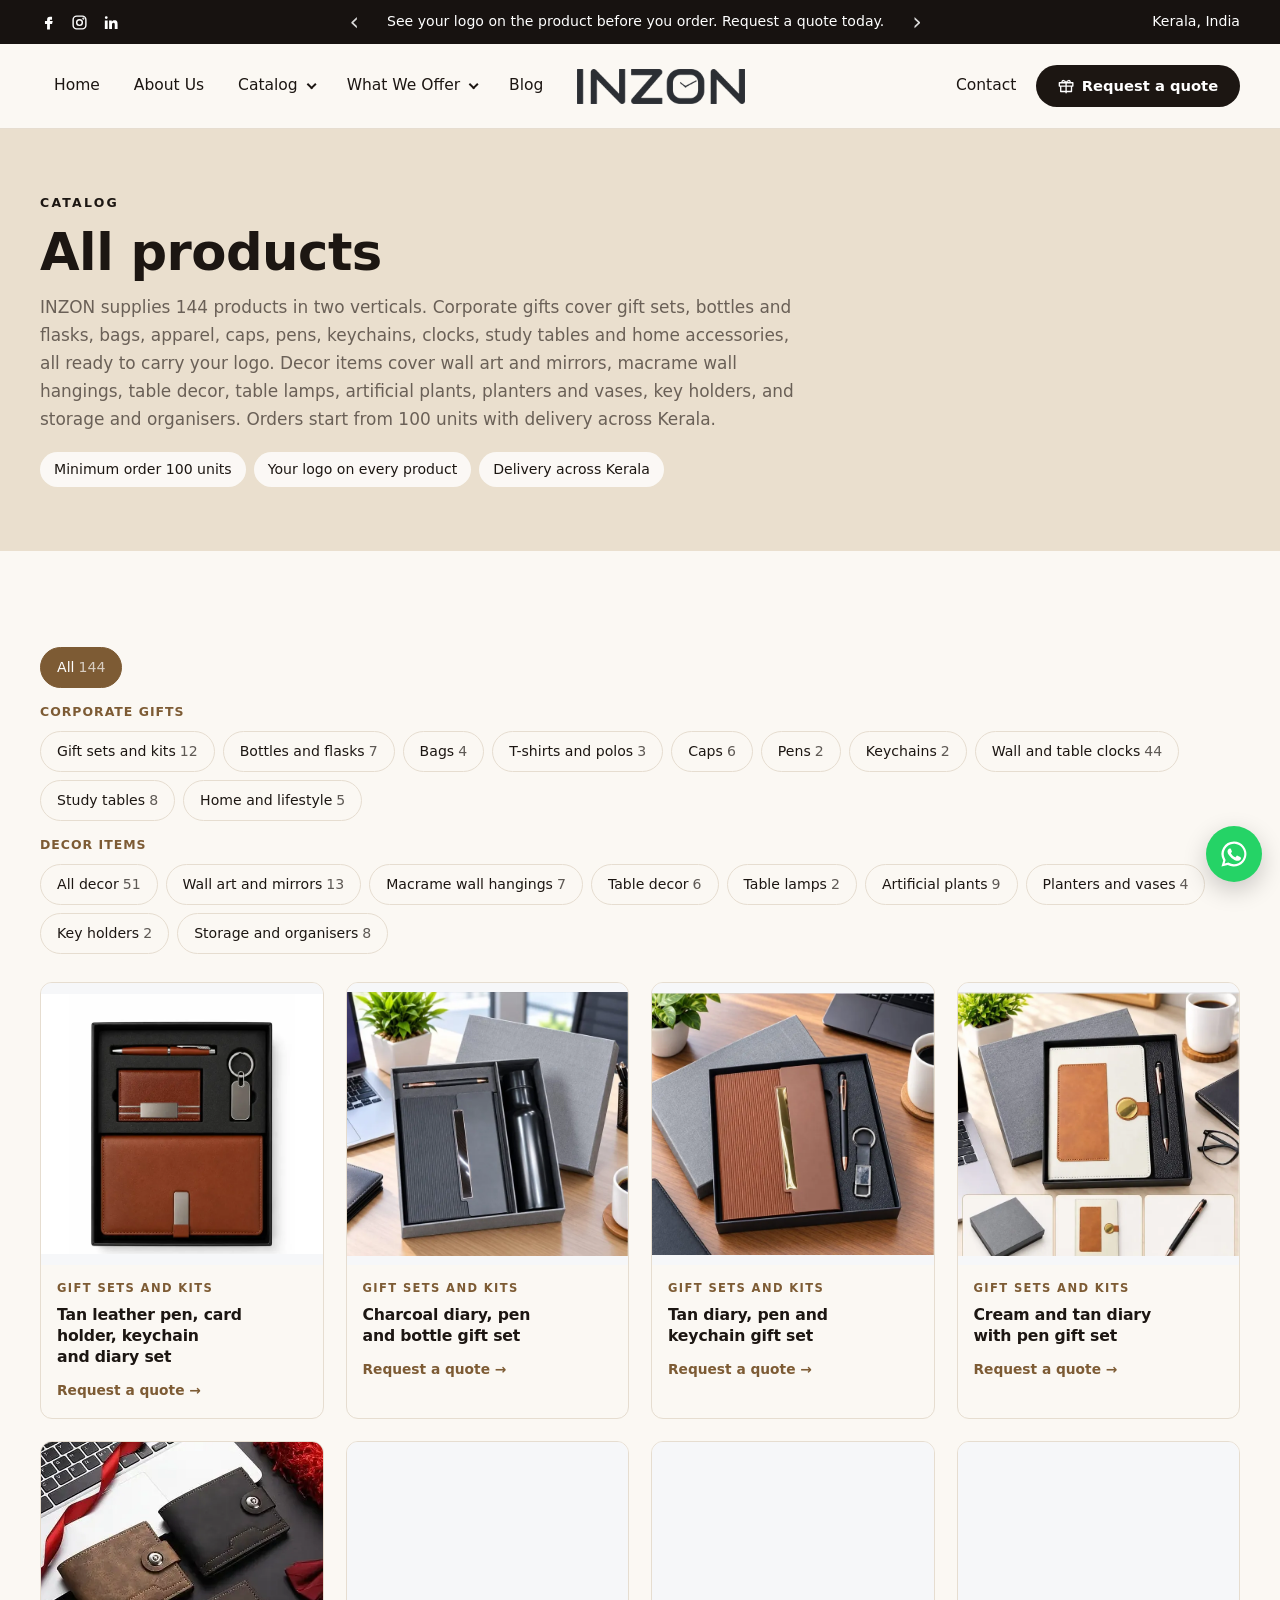
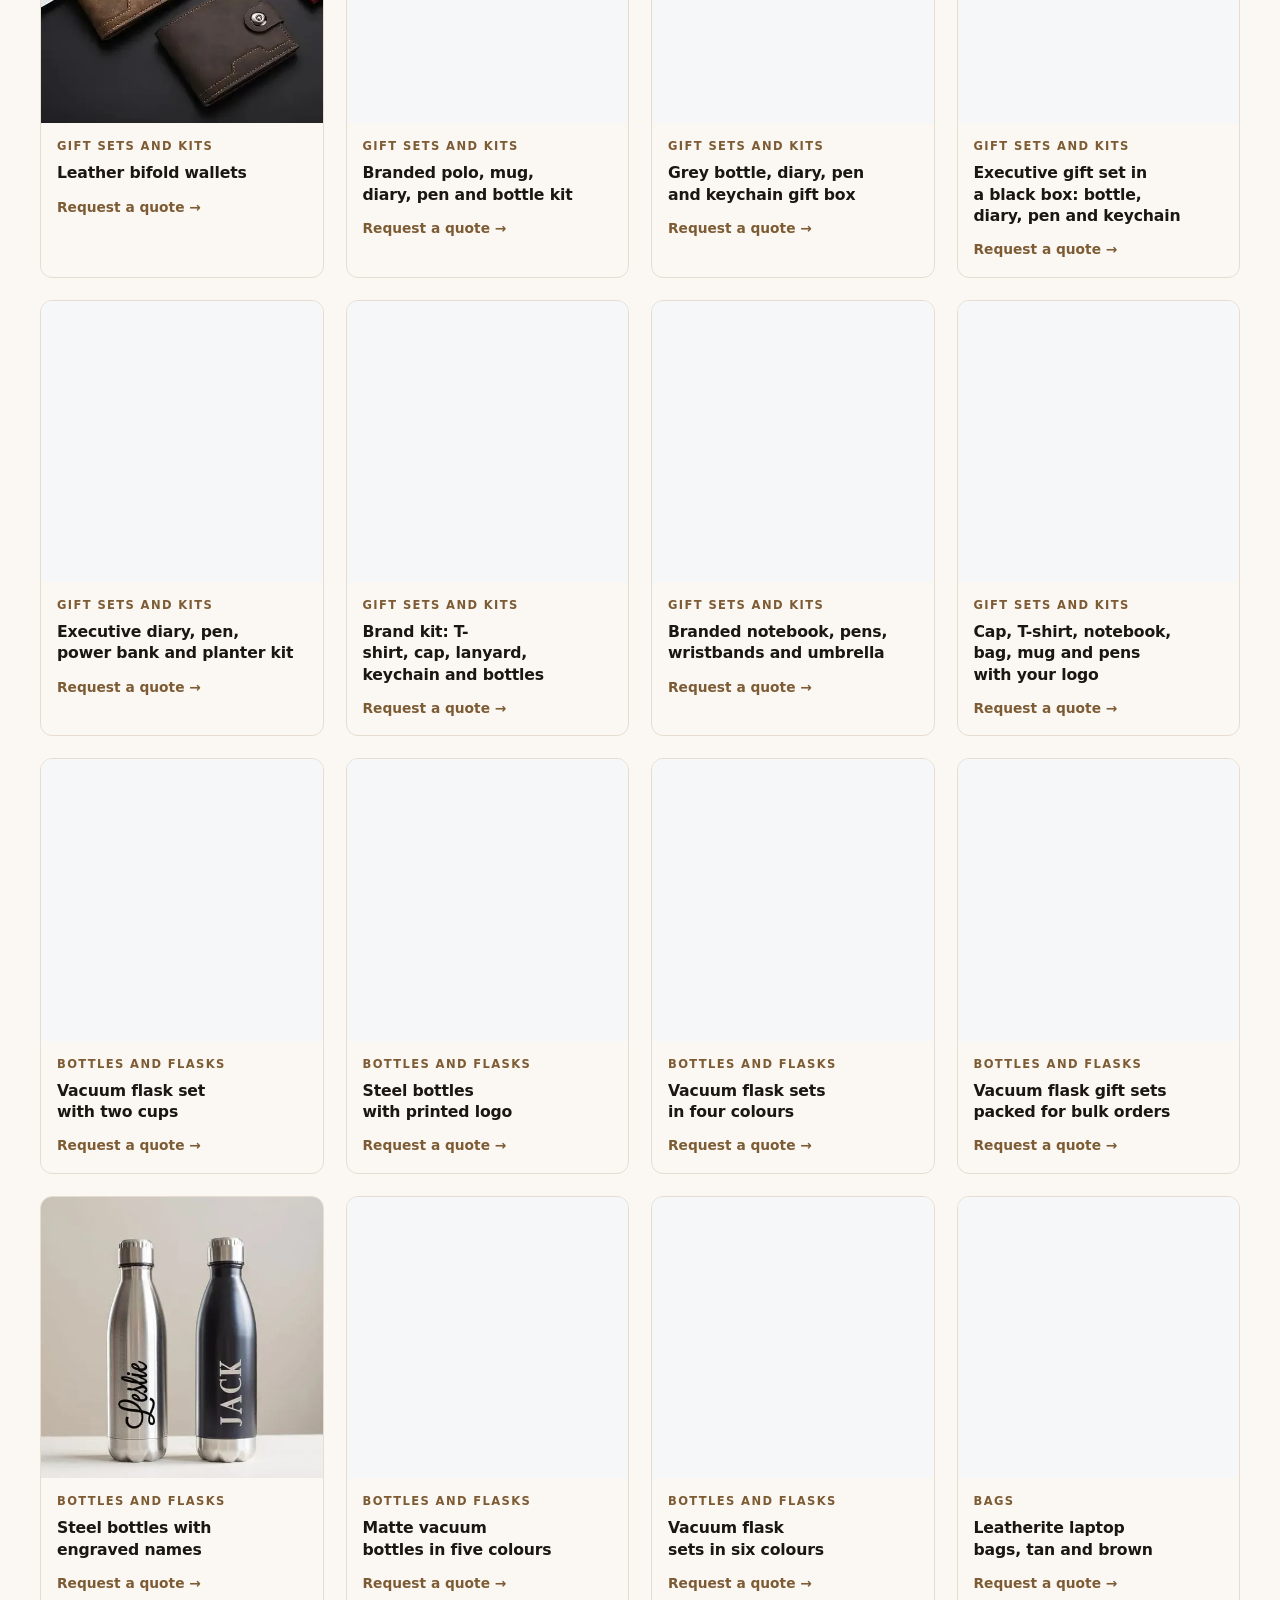
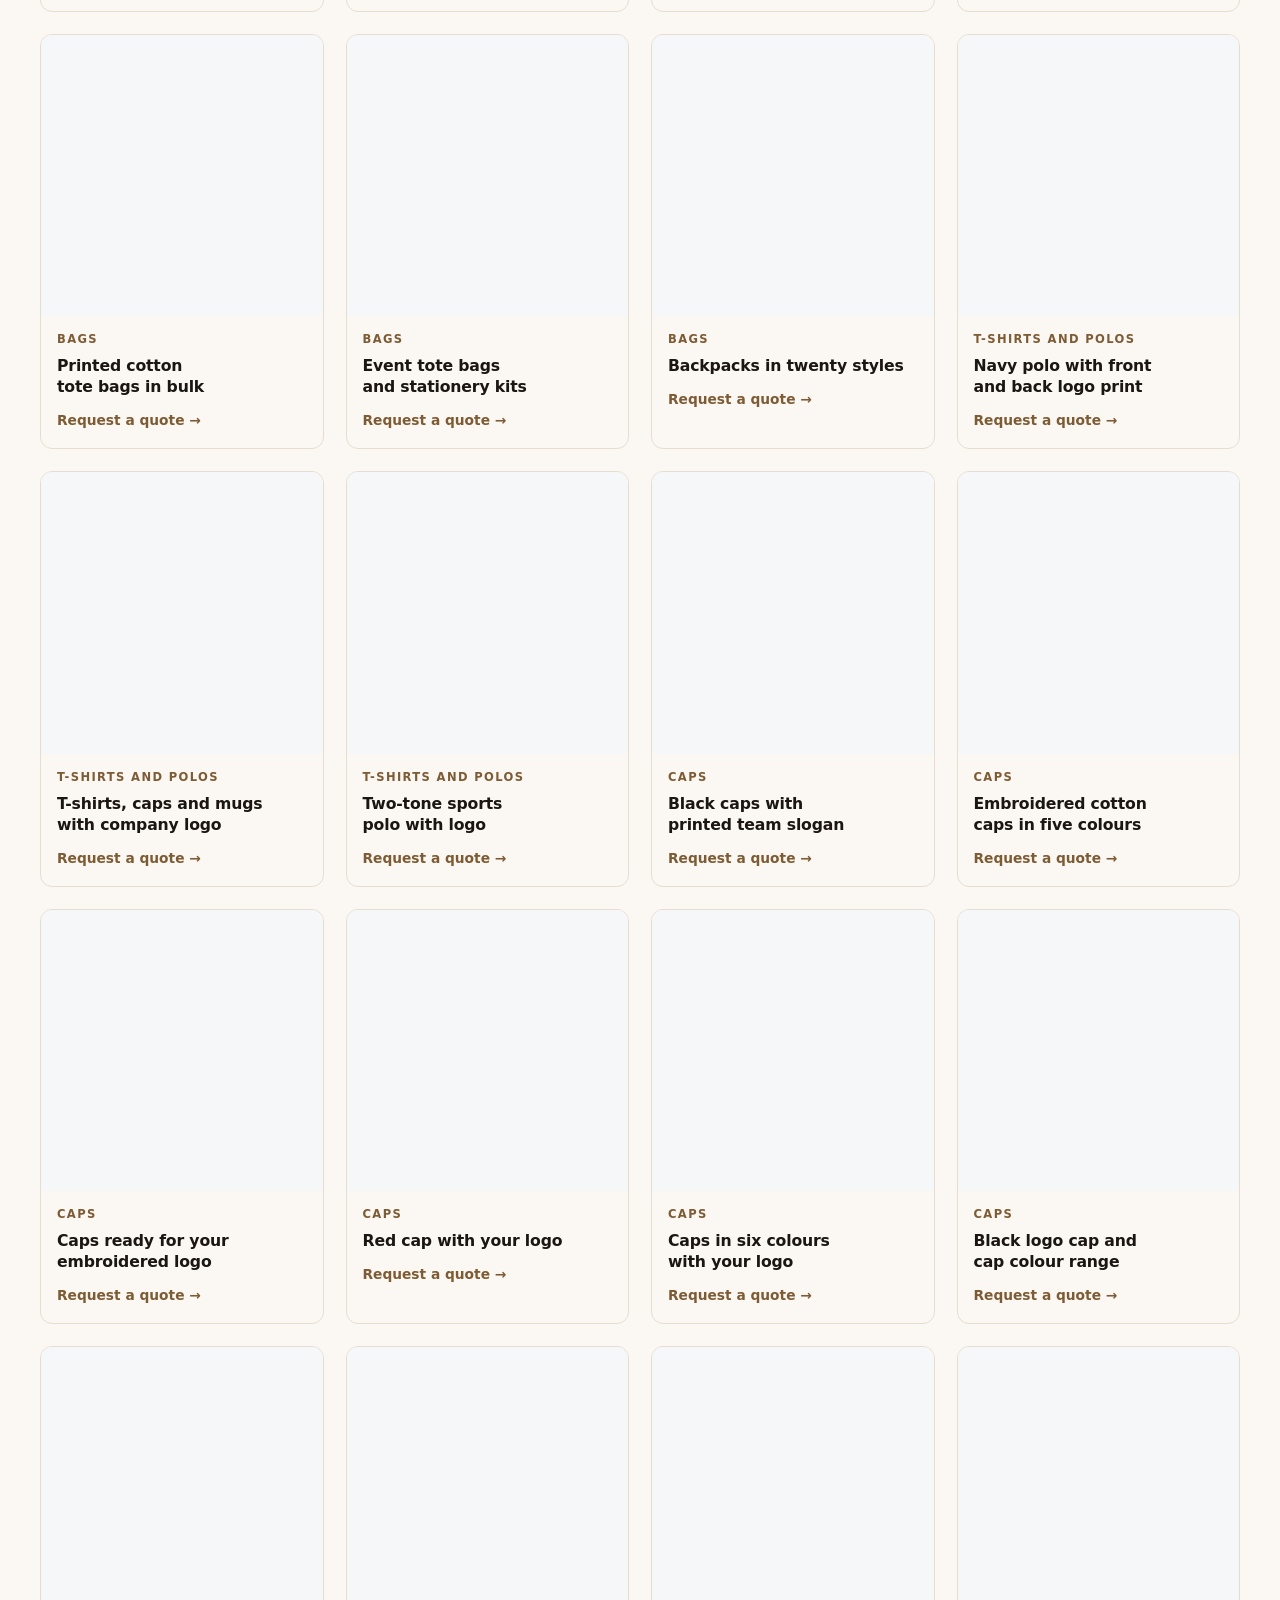
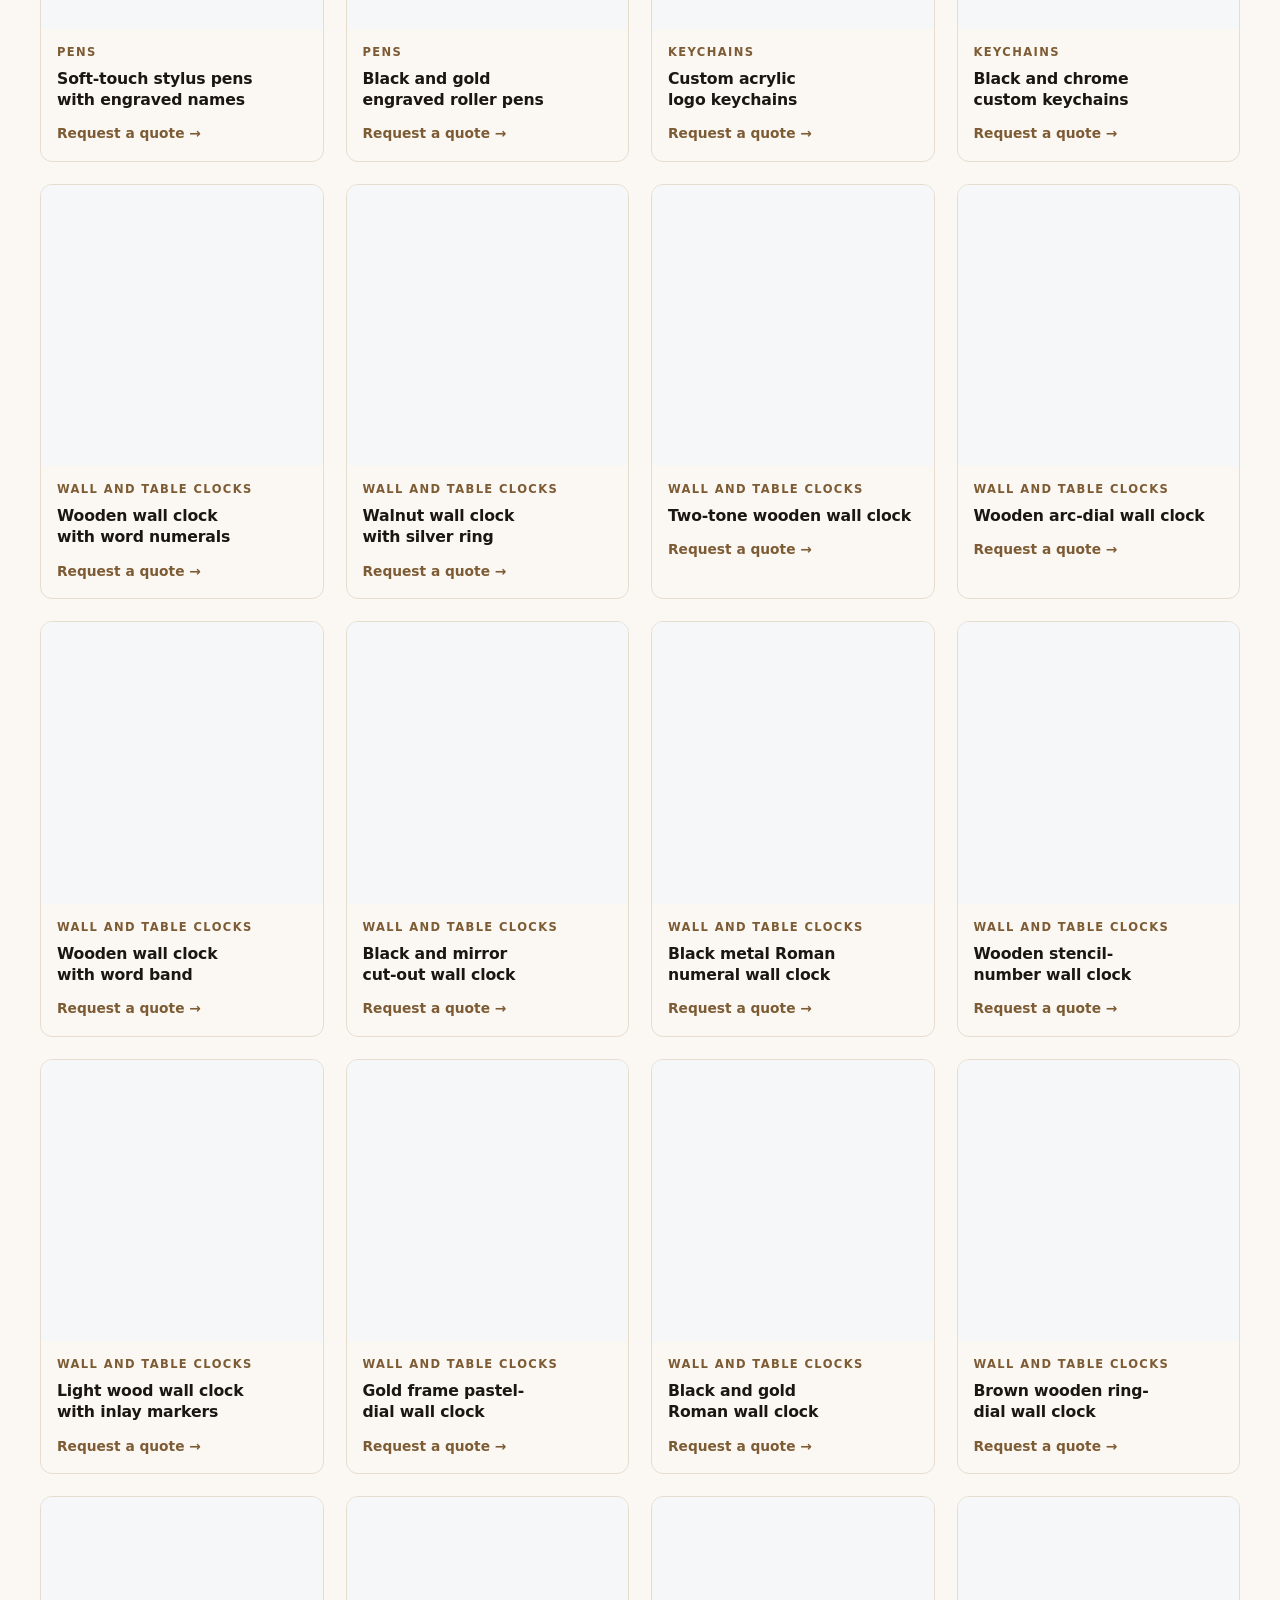
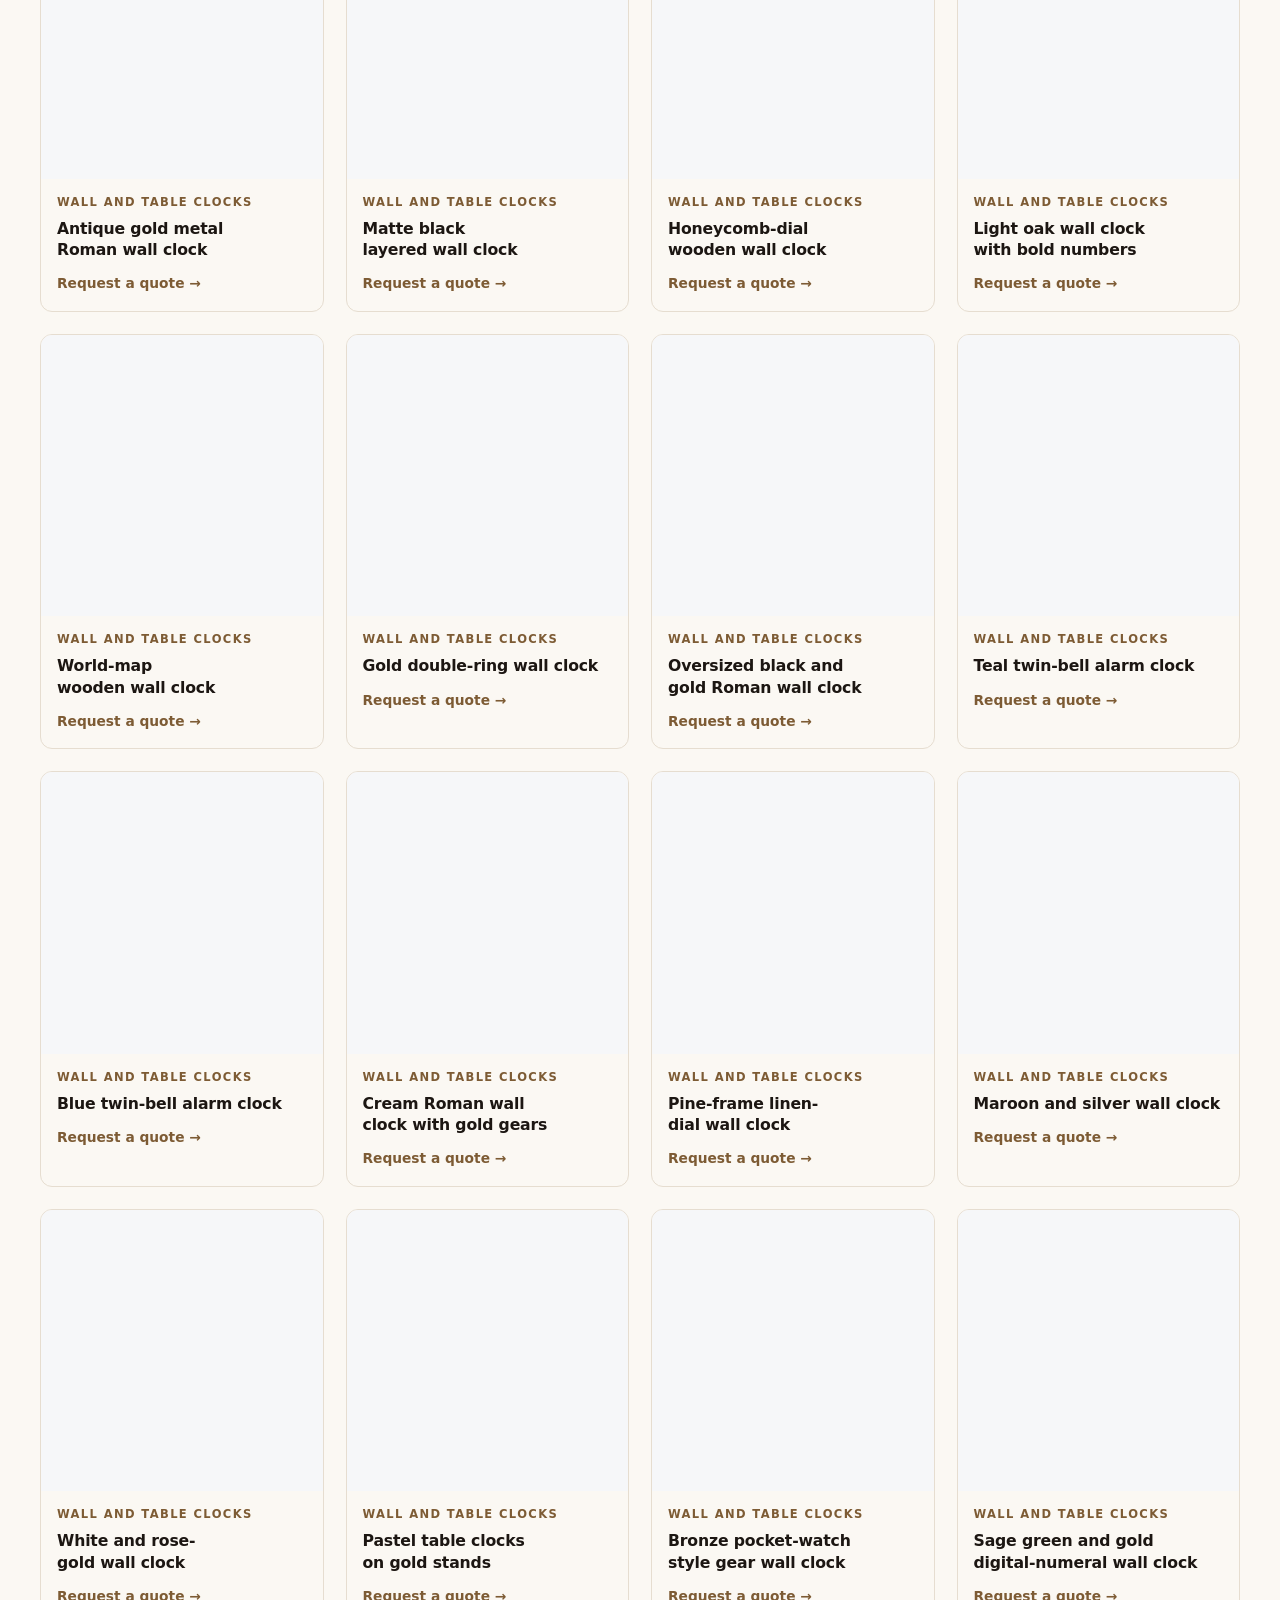
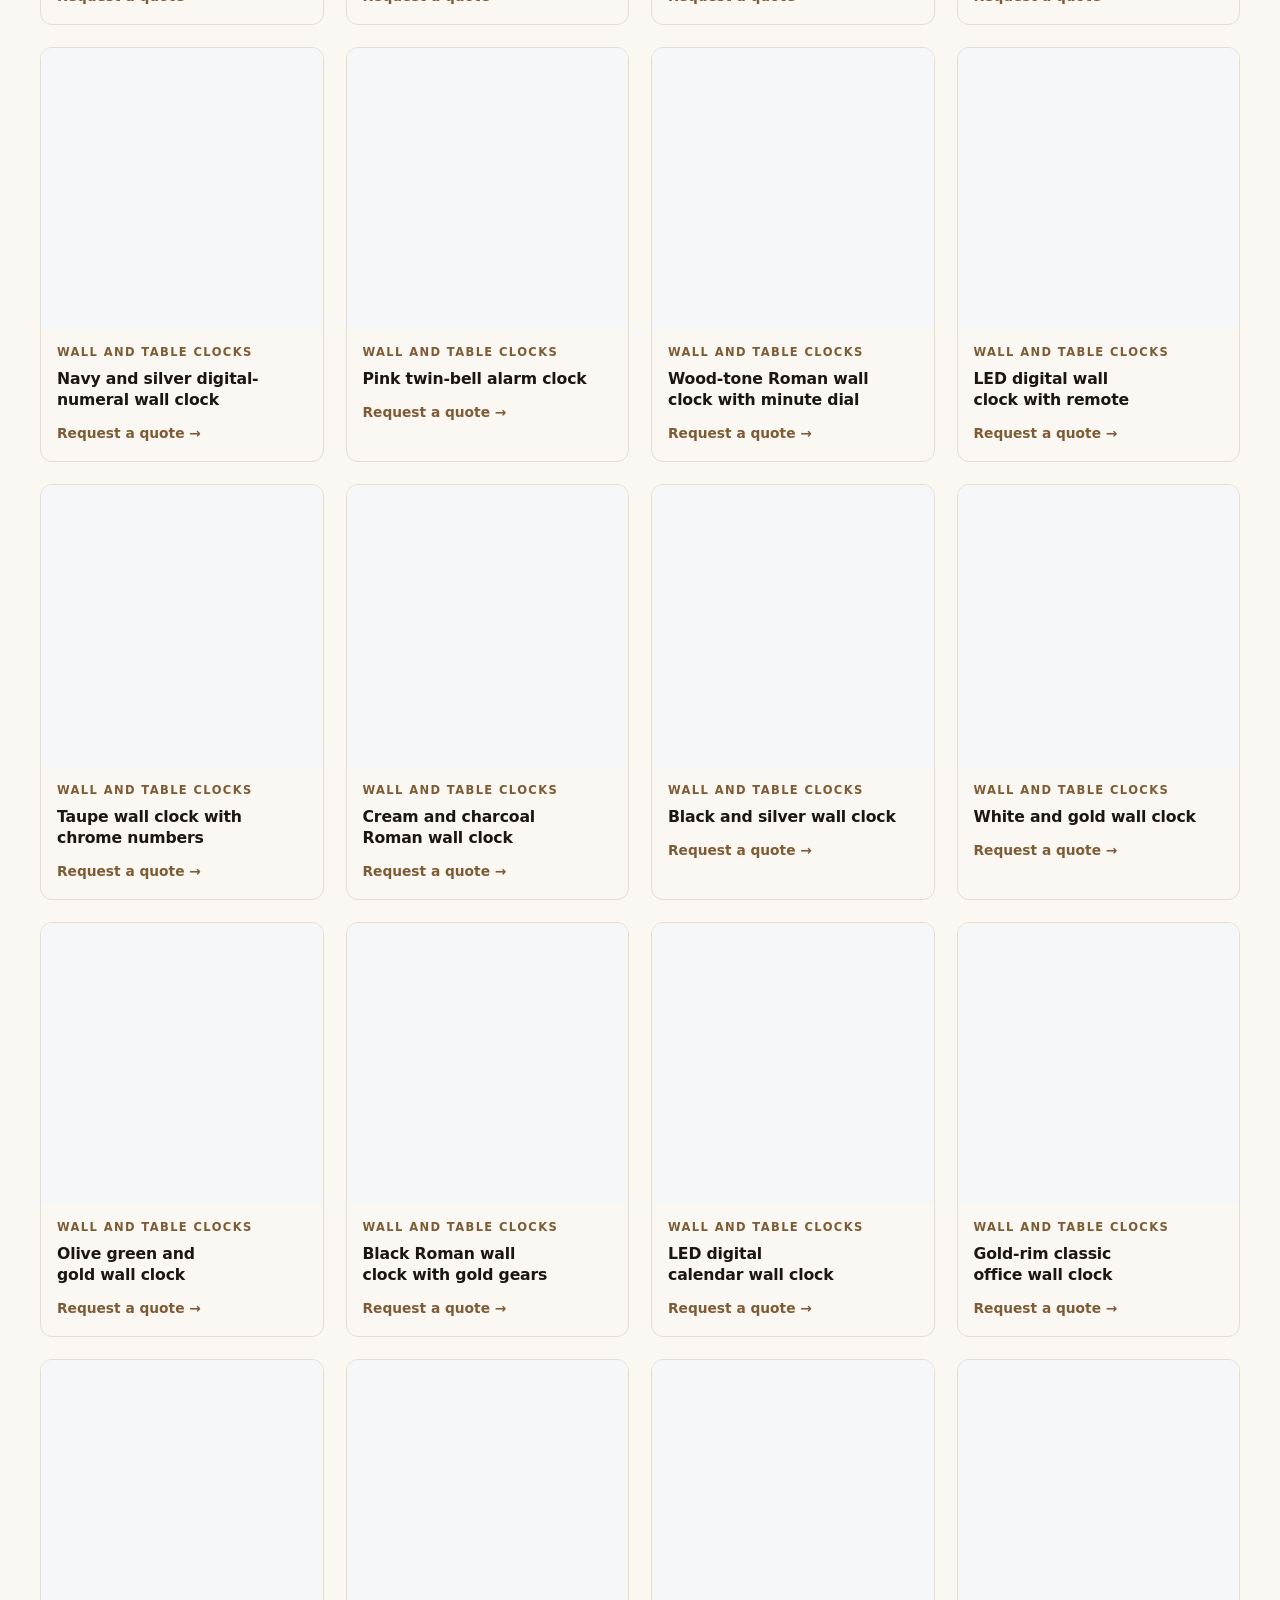
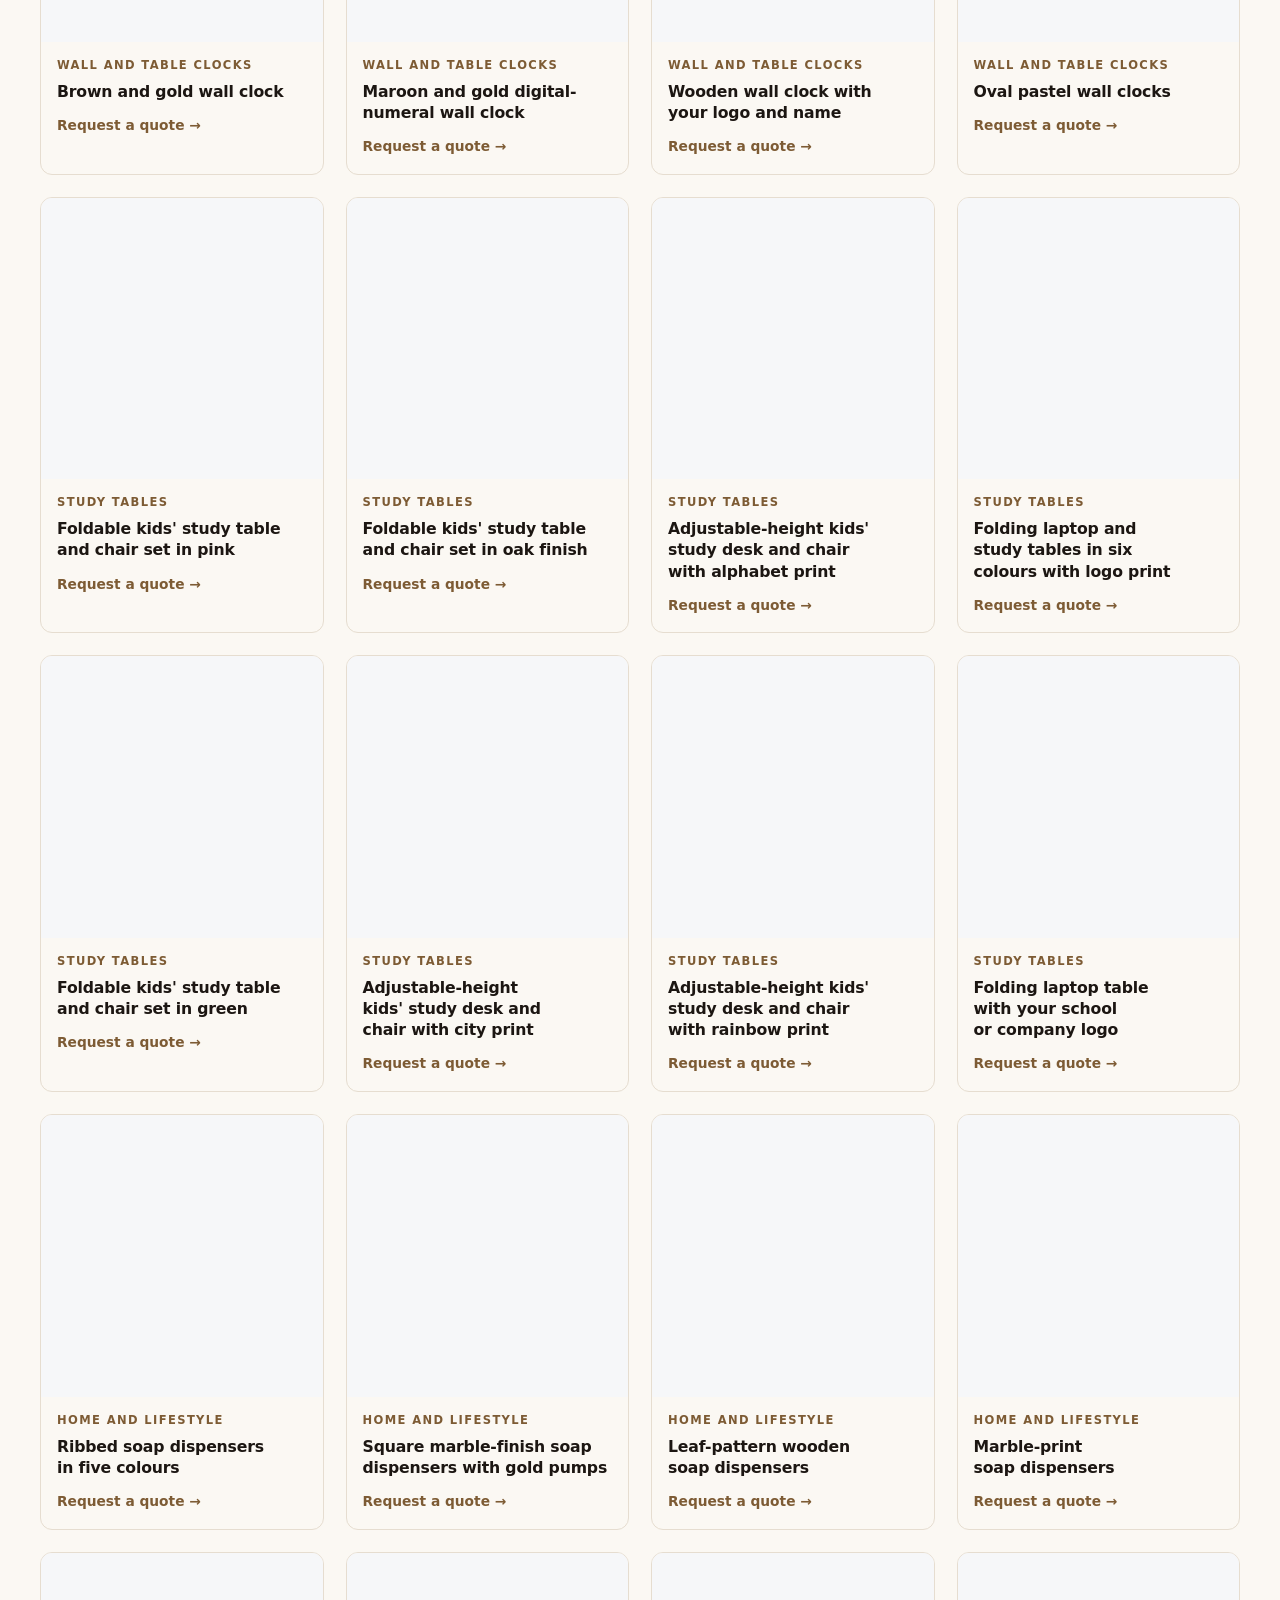
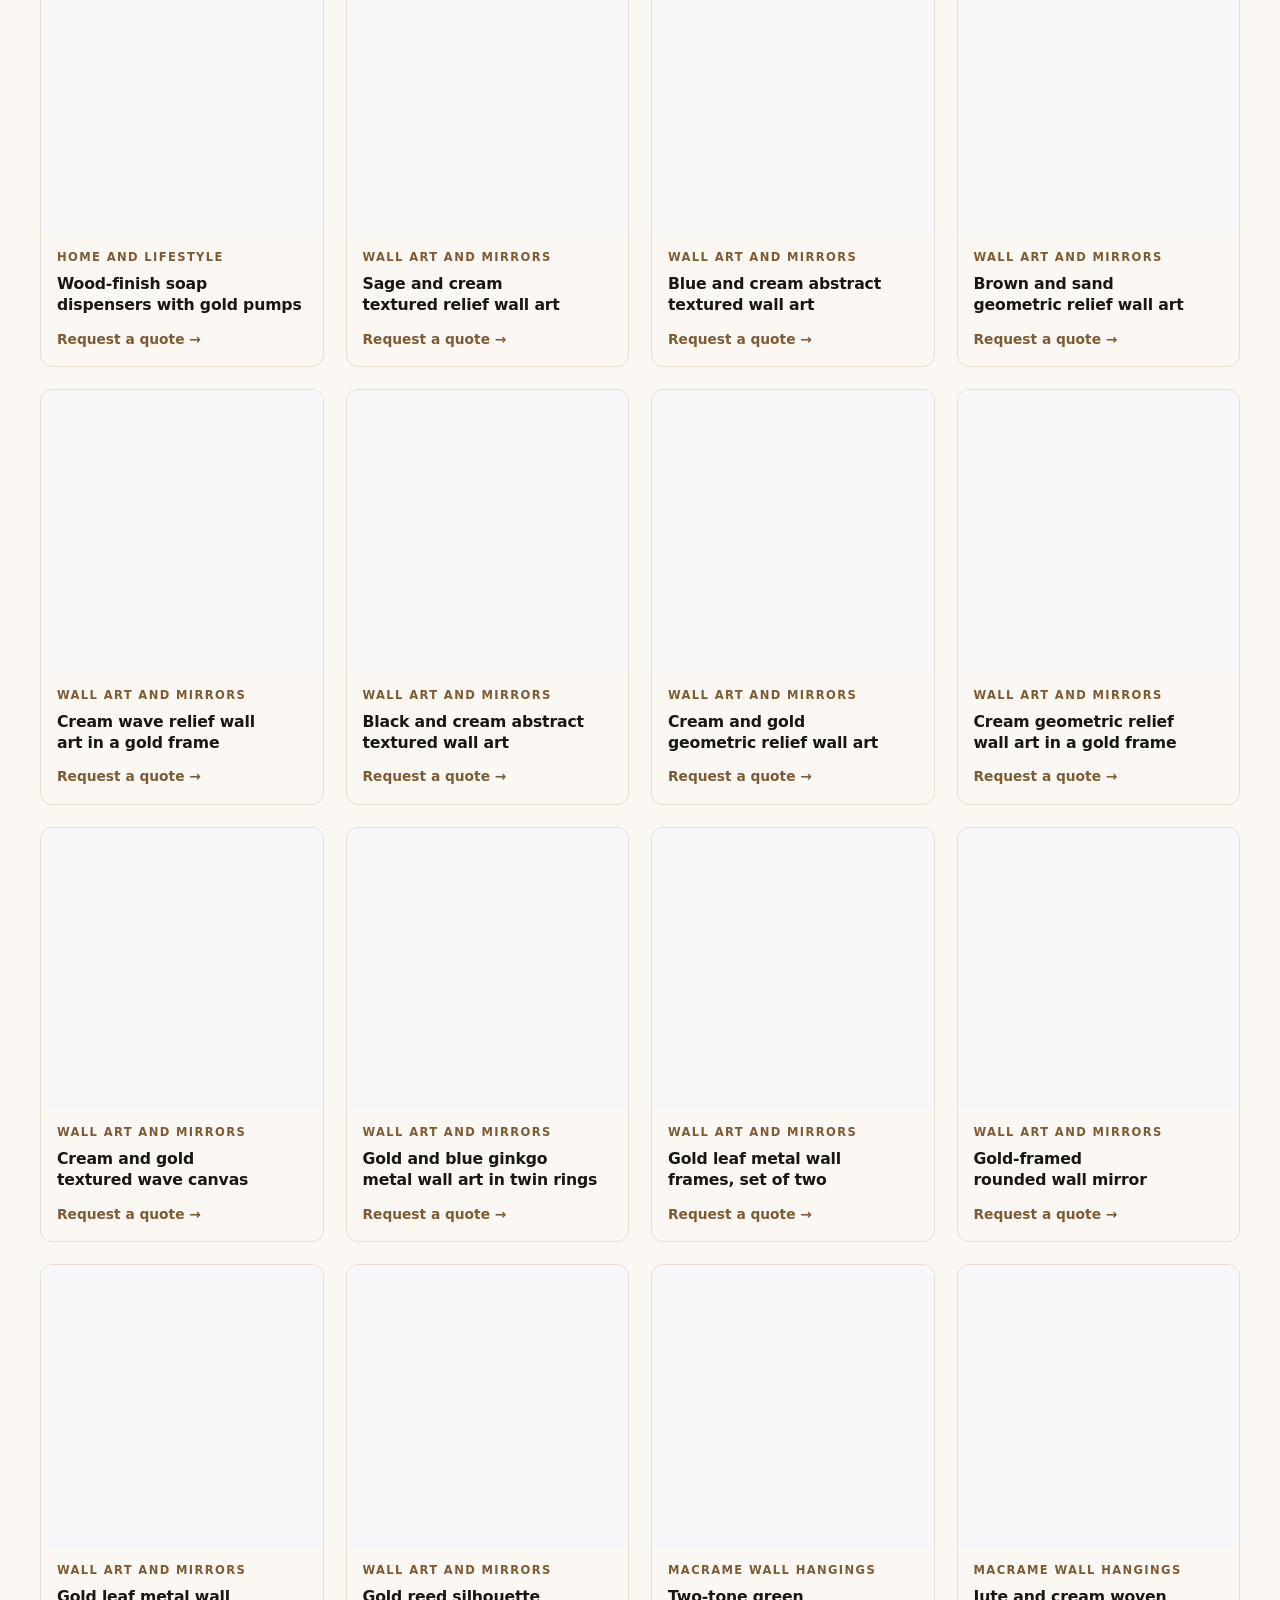
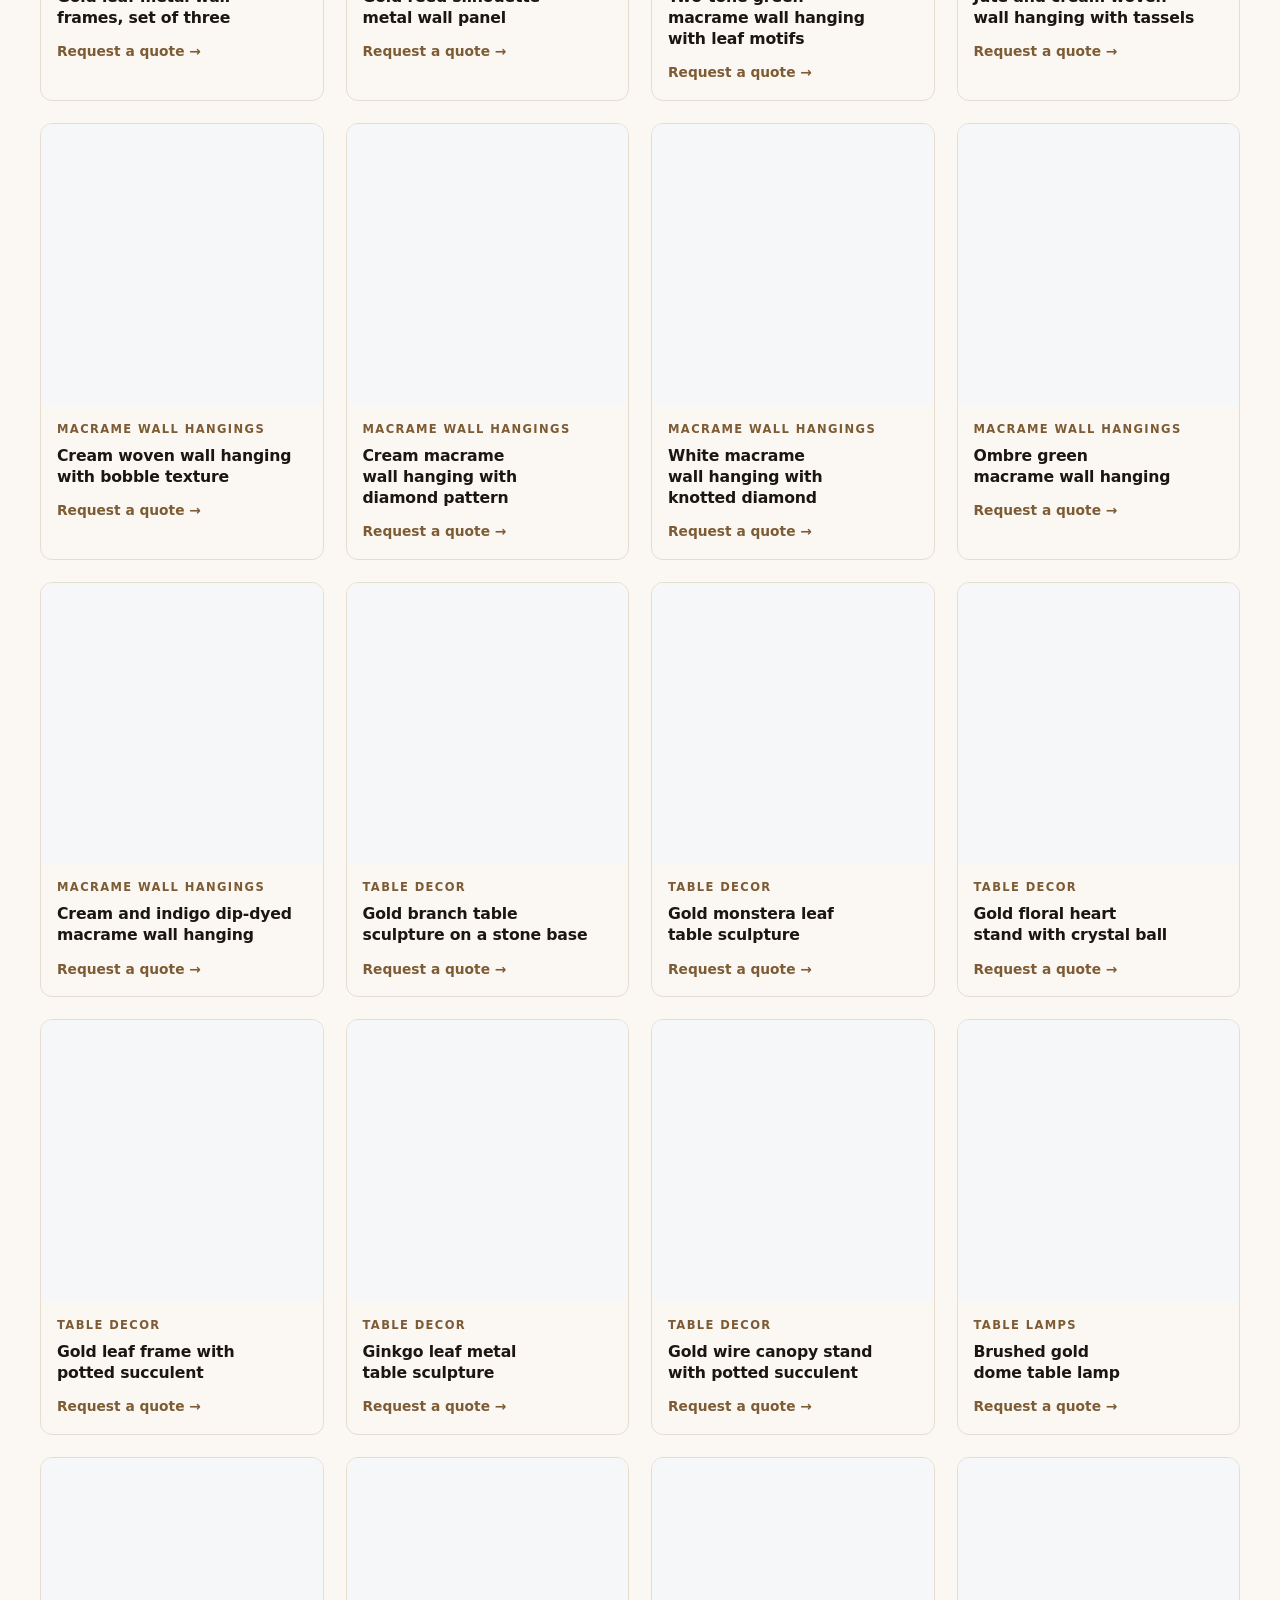
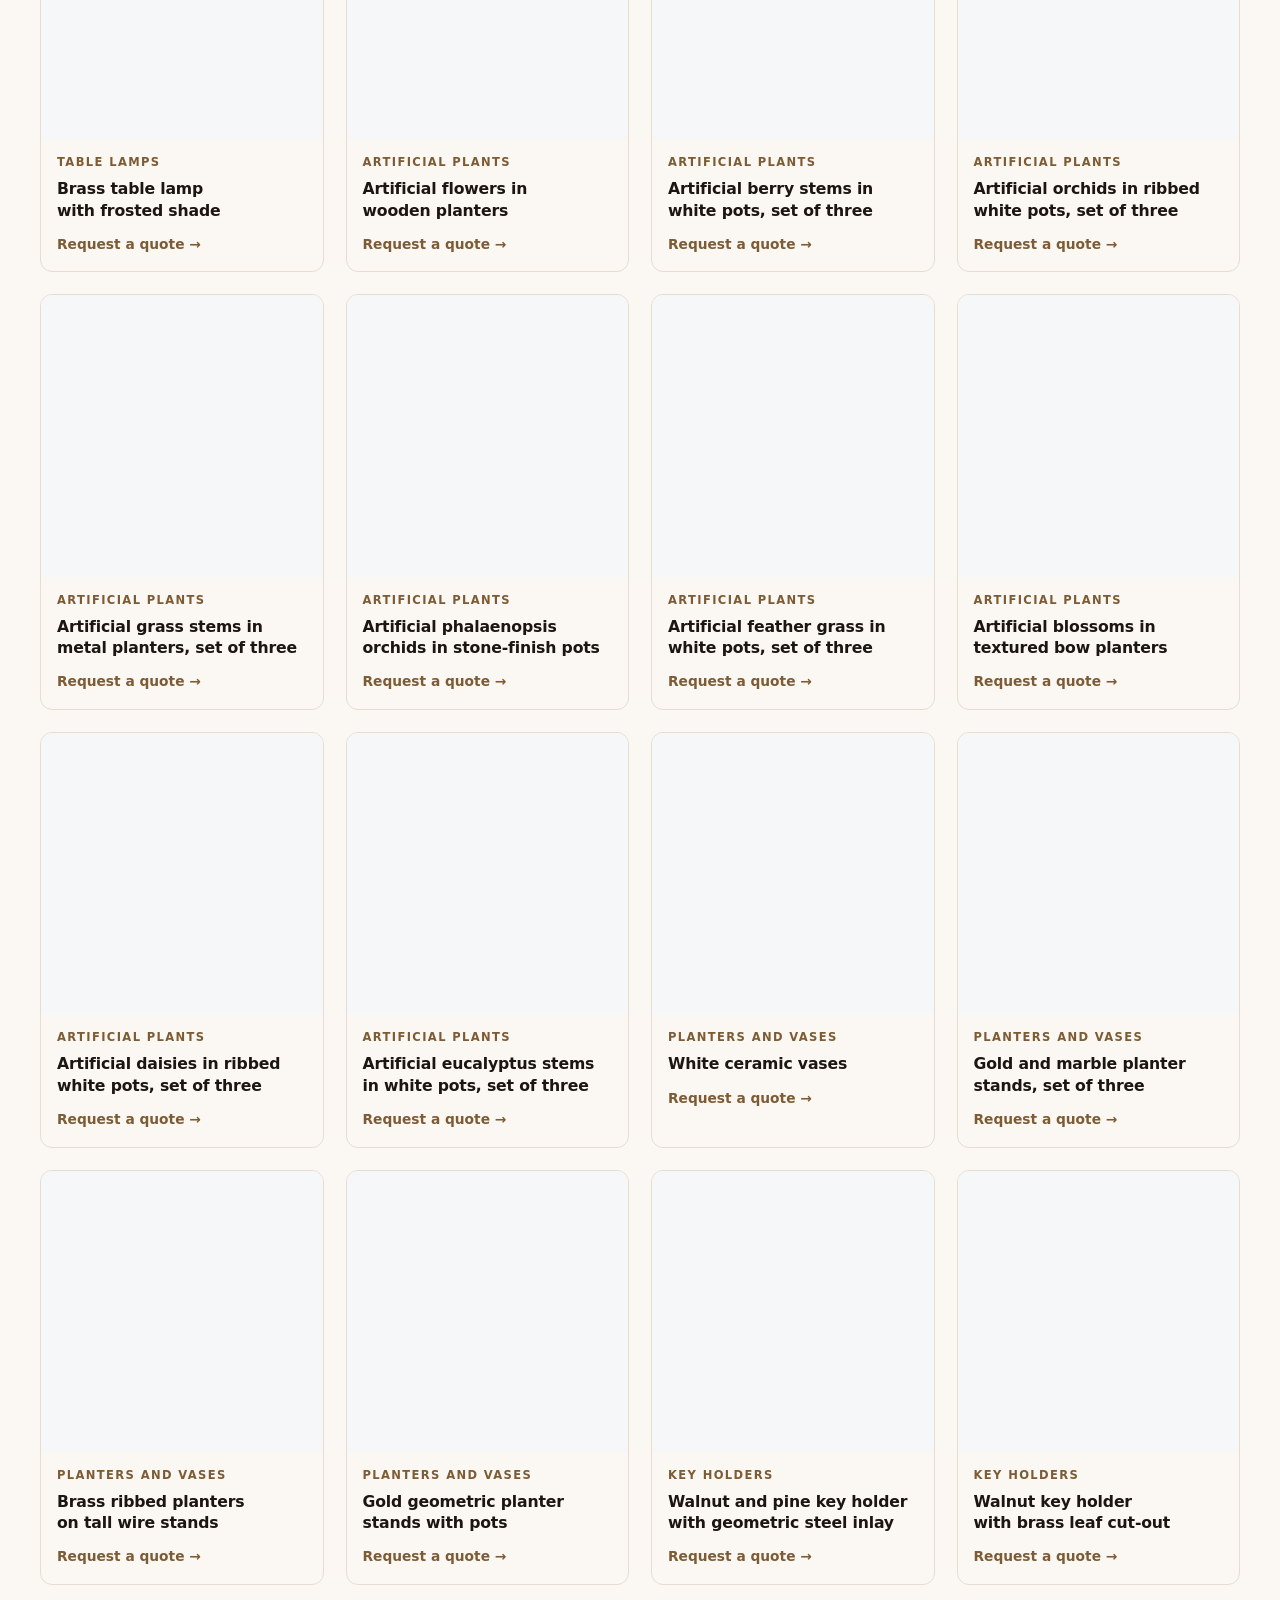
<file: products/index.html>
<!DOCTYPE html>
<!--
  INZON website: All products page
  Changelog:
  2026-11-26  v0.1  First build from the three Drive folders (used, duplicate, third-party-branded and religious images excluded).
-->
<html lang="en-IN">
<head>
<meta charset="utf-8">
<meta http-equiv="Content-Security-Policy" content="default-src 'self'; script-src 'self' 'sha256-WPEbJN0h0DmCrXL5b2zjYanW3jDfOlRDDQ9oDLfaEXk=' 'sha256-NwPH90b8ltyQ6VLyhwEfcVWKKYyL/1aDOcv7PTA3PoQ=' 'sha256-SOJ41Isrb3dfAiQIJgz/Ao6DT0rQ4tWRVYMws+jQTK8='; style-src 'self' https://fonts.googleapis.com; style-src-attr 'unsafe-inline'; font-src https://fonts.gstatic.com; img-src 'self' data:; connect-src 'self'; form-action 'none'; base-uri 'self'; object-src 'none'; upgrade-insecure-requests">
<meta name="referrer" content="strict-origin-when-cross-origin">
<meta name="viewport" content="width=device-width, initial-scale=1, viewport-fit=cover">
<title>All Products | INZON Corporate Gifts and Decor, Kerala</title>
<meta name="description" content="Browse 144 products from INZON: corporate gifts (gift sets, bottles, bags, apparel, clocks, study tables) and decor items (wall art, macrame, table decor, lamps, artificial plants, planters, organisers).">
<link rel="canonical" href="https://www.inzongifting.com/products/">
<meta property="og:type" content="website">
<meta property="og:site_name" content="INZON">
<meta property="og:title" content="All Products | INZON Corporate Gifts and Decor, Kerala">
<meta property="og:description" content="Browse 144 products from INZON: corporate gifts (gift sets, bottles, bags, apparel, clocks, study tables) and decor items (wall art, macrame, table decor, lamps, artificial plants, planters, organisers).">
<meta property="og:url" content="https://www.inzongifting.com/products/">
<meta property="og:image" content="https://www.inzongifting.com/assets/img/brown-leather-office-bag-on-desk.webp">
<meta property="og:locale" content="en_IN">
<meta name="twitter:card" content="summary_large_image">
<meta name="twitter:title" content="All Products | INZON Corporate Gifts and Decor, Kerala">
<meta name="twitter:description" content="Browse 144 products from INZON: corporate gifts (gift sets, bottles, bags, apparel, clocks, study tables) and decor items (wall art, macrame, table decor, lamps, artificial plants, planters, organisers).">
<link rel="preconnect" href="https://fonts.googleapis.com">
<link rel="preconnect" href="https://fonts.gstatic.com" crossorigin>
<link rel="stylesheet" href="https://fonts.googleapis.com/css2?family=Poppins:wght@400;500;600;700&amp;display=swap">
<link rel="stylesheet" href="../assets/css/styles.css">
<script type="application/ld+json">
{
  "@context": "https://schema.org",
  "@graph": [
    {
      "@type": "CollectionPage",
      "@id": "https://www.inzongifting.com/products/#webpage",
      "url": "https://www.inzongifting.com/products/",
      "name": "All products | INZON corporate gifts",
      "description": "Every product INZON supplies for corporate gifting and home and office decor, ready to brand with your logo. Minimum order 100 units, delivery across Kerala.",
      "dateModified": "2026-11-26",
      "inLanguage": "en-IN",
      "isPartOf": { "@id": "https://www.inzongifting.com/#website" },
      "about": { "@id": "https://www.inzongifting.com/#organization" },
      "numberOfItems": 144
    },
    {
      "@type": "BreadcrumbList",
      "itemListElement": [
        { "@type": "ListItem", "position": 1, "name": "Home", "item": "https://www.inzongifting.com/" },
        { "@type": "ListItem", "position": 2, "name": "All products", "item": "https://www.inzongifting.com/products/" }
      ]
    }
  ]
}
</script>
</head>
<body>
<a class="skip" href="#main">Skip to content</a>

<!-- ===== Top bar (shared) ===== -->
<div class="topbar">
  <div class="wrap">
    <div class="topbar-social">
      <!-- TO CONFIRM: social profile URLs -->
      <a href="#" aria-label="INZON on Facebook"><svg viewBox="0 0 24 24" aria-hidden="true"><path d="M14 8h3V4h-3c-2.8 0-4 1.8-4 4.3V10H7v4h3v8h4v-8h3l1-4h-4V8.6c0-.4.3-.6.6-.6z"/></svg></a>
      <a href="https://www.instagram.com/inzon_times/" target="_blank" rel="noopener" aria-label="INZON on Instagram"><svg viewBox="0 0 24 24" aria-hidden="true" style="fill:none;stroke:#fff;stroke-width:2"><rect x="3" y="3" width="18" height="18" rx="5"/><circle cx="12" cy="12" r="4"/><circle cx="17.5" cy="6.5" r=".6" style="fill:#fff"/></svg></a>
      <a href="#" aria-label="INZON on LinkedIn"><svg viewBox="0 0 24 24" aria-hidden="true"><path d="M4 9h4v12H4zM6 3a2 2 0 110 4 2 2 0 010-4zM10 9h3.8v1.7h.1c.5-1 1.8-2 3.7-2 4 0 4.4 2.6 4.4 6V21h-4v-5.5c0-1.3 0-3-1.8-3s-2.1 1.4-2.1 2.9V21h-4z"/></svg></a>
    </div>
    <div class="topbar-msg"><span class="arr" aria-hidden="true">&#8249;</span><p>See your logo on the product before you order. Request a quote today.</p><span class="arr" aria-hidden="true">&#8250;</span></div>
    <p class="topbar-right">Kerala, India</p>
  </div>
</div>

<!-- ===== Header (shared) ===== -->
<header class="site-header">
  <div class="wrap nav-row">
    <button class="menu-toggle" type="button" aria-expanded="false" aria-controls="primary-menu" aria-label="Open menu">
      <span></span><span></span><span></span>
    </button>
    <nav class="nav-left" id="primary-menu" aria-label="Primary">
      <ul class="nav-list">
        <li><a href="/">Home</a></li>
        <li><a href="/about/">About Us</a></li>
        <li class="has-sub">
          <a href="/products/">Catalog</a>
          <ul class="sub">
            <li><a href="/products/" aria-current="page">All products</a></li>
            <li><a href="/products/#giftset">Gift sets and kits</a></li>
            <li><a href="/products/#drinkware">Bottles and flasks</a></li>
            <li><a href="/products/#bag">Bags</a></li>
            <li><a href="/products/#apparel">T-shirts and polos</a></li>
            <li><a href="/products/#cap">Caps</a></li>
            <li><a href="/products/#pen">Pens</a></li>
            <li><a href="/products/#keychain">Keychains</a></li>
            <li><a href="/products/#clock">Wall and table clocks</a></li>
            <li><a href="/products/#study">Study tables</a></li>
            <li><a href="/products/#home">Home and lifestyle</a></li>
            <li><a href="/products/#decor">Decor items</a></li>
          </ul>
        </li>
        <li class="has-sub">
          <a href="/about/#what-we-offer">What We Offer</a>
          <ul class="sub">
            <li><a href="/#categories">Corporate gifting</a></li>
            <li><a href="/about/#private-label">Private label solutions</a></li>
            <li><a href="/about/#bulk-supply">Bulk and wholesale supply</a></li>
            <li><a href="/about/#decor-supply">Decor items supply</a></li>
          </ul>
        </li>
        <li><a href="/blog/">Blog</a></li>
        <li class="mobile-only"><a href="#contact">Contact</a></li>
      </ul>
    </nav>

    <a class="logo" href="/" aria-label="INZON home">
      <img src="../assets/img/inzon-logo-charcoal.png" alt="INZON logo" width="480" height="100">
    </a>

    <nav class="nav-right" aria-label="Secondary">
      <ul class="nav-list nav-right">
        <li><a href="#contact">Contact</a></li>
        <li><a class="btn btn-teal nav-pill" href="/#quote">
          <svg viewBox="0 0 24 24" aria-hidden="true" style="fill:none;stroke:currentColor;stroke-width:2;stroke-linecap:round;stroke-linejoin:round"><path d="M20 12v8H4v-8M2 7h20v5H2zM12 22V7M12 7c-2-4-6-4-6-1.5S10 7 12 7zM12 7c2-4 6-4 6-1.5S14 7 12 7z"/></svg>
          Request a quote</a></li>
      </ul>
    </nav>
  </div>
</header>

<main id="main">

  <!-- ===== Hero (answer-first) ===== -->
  <section class="catalog-hero" aria-labelledby="catalog-title">
    <div class="wrap">
      <span class="eyebrow" style="color:var(--navy)">Catalog</span>
      <h1 id="catalog-title">All products</h1>
      <p class="lead">INZON supplies 144 products in two verticals. Corporate gifts cover gift sets, bottles and flasks, bags, apparel, caps, pens, keychains, clocks, study tables and home accessories, all ready to carry your logo. Decor items cover wall art and mirrors, macrame wall hangings, table decor, table lamps, artificial plants, planters and vases, key holders, and storage and organisers. Orders start from 100 units with delivery across Kerala.</p>
      <ul class="catalog-facts">
        <li>Minimum order 100 units</li>
        <li>Your logo on every product</li>
        <li>Delivery across Kerala</li>
      </ul>
    </div>
  </section>

  <!-- ===== Product grid ===== -->
  <section class="section" aria-labelledby="catalog-grid-title">
    <div class="wrap">
      <h2 id="catalog-grid-title" class="visually-hidden">Browse products by category</h2>
      <div class="catalog-filter" role="group" aria-label="Filter by category">
        <button type="button" data-filter="all" aria-pressed="true">All<span class="count">144</span></button>
        <span class="filter-group-label">Corporate gifts</span>
        <button type="button" data-filter="giftset" aria-pressed="false">Gift sets and kits<span class="count">12</span></button>
        <button type="button" data-filter="drinkware" aria-pressed="false">Bottles and flasks<span class="count">7</span></button>
        <button type="button" data-filter="bag" aria-pressed="false">Bags<span class="count">4</span></button>
        <button type="button" data-filter="apparel" aria-pressed="false">T-shirts and polos<span class="count">3</span></button>
        <button type="button" data-filter="cap" aria-pressed="false">Caps<span class="count">6</span></button>
        <button type="button" data-filter="pen" aria-pressed="false">Pens<span class="count">2</span></button>
        <button type="button" data-filter="keychain" aria-pressed="false">Keychains<span class="count">2</span></button>
        <button type="button" data-filter="clock" aria-pressed="false">Wall and table clocks<span class="count">44</span></button>
        <button type="button" data-filter="study" aria-pressed="false">Study tables<span class="count">8</span></button>
        <button type="button" data-filter="home" aria-pressed="false">Home and lifestyle<span class="count">5</span></button>
        <span class="filter-group-label">Decor items</span>
        <button type="button" data-filter="decor" aria-pressed="false">All decor<span class="count">51</span></button>
        <button type="button" data-filter="wallart" aria-pressed="false">Wall art and mirrors<span class="count">13</span></button>
        <button type="button" data-filter="macrame" aria-pressed="false">Macrame wall hangings<span class="count">7</span></button>
        <button type="button" data-filter="tabletop" aria-pressed="false">Table decor<span class="count">6</span></button>
        <button type="button" data-filter="lamp" aria-pressed="false">Table lamps<span class="count">2</span></button>
        <button type="button" data-filter="plants" aria-pressed="false">Artificial plants<span class="count">9</span></button>
        <button type="button" data-filter="planters" aria-pressed="false">Planters and vases<span class="count">4</span></button>
        <button type="button" data-filter="keyholder" aria-pressed="false">Key holders<span class="count">2</span></button>
        <button type="button" data-filter="organiser" aria-pressed="false">Storage and organisers<span class="count">8</span></button>
      </div>
      <ul class="catalog-grid">
        <li class="catalog-card" data-cat="giftset">
          <figure><img src="../assets/img/catalog/tan-leather-pen-card-holder-keychain-and-diary-set.webp" alt="Tan leather pen, card holder, keychain and diary set" width="720" height="665" loading="lazy" decoding="async"></figure>
          <div class="cc-body">
            <span class="cc-cat">Gift sets and kits</span>
            <h3>Tan leather pen, card holder, keychain and diary set</h3>
            <a class="cc-link" href="/#quote">Request a quote &rarr;</a>
          </div>
        </li>
        <li class="catalog-card" data-cat="giftset">
          <figure><img src="../assets/img/catalog/charcoal-diary-pen-and-bottle-gift-set.webp" alt="Charcoal diary, pen and bottle gift set" width="720" height="674" loading="lazy" decoding="async"></figure>
          <div class="cc-body">
            <span class="cc-cat">Gift sets and kits</span>
            <h3>Charcoal diary, pen and bottle gift set</h3>
            <a class="cc-link" href="/#quote">Request a quote &rarr;</a>
          </div>
        </li>
        <li class="catalog-card" data-cat="giftset">
          <figure><img src="../assets/img/catalog/tan-diary-pen-and-keychain-gift-set.webp" alt="Tan diary, pen and keychain gift set" width="720" height="668" loading="lazy" decoding="async"></figure>
          <div class="cc-body">
            <span class="cc-cat">Gift sets and kits</span>
            <h3>Tan diary, pen and keychain gift set</h3>
            <a class="cc-link" href="/#quote">Request a quote &rarr;</a>
          </div>
        </li>
        <li class="catalog-card" data-cat="giftset">
          <figure><img src="../assets/img/catalog/cream-and-tan-diary-with-pen-gift-set.webp" alt="Cream and tan diary with pen gift set" width="720" height="675" loading="lazy" decoding="async"></figure>
          <div class="cc-body">
            <span class="cc-cat">Gift sets and kits</span>
            <h3>Cream and tan diary with pen gift set</h3>
            <a class="cc-link" href="/#quote">Request a quote &rarr;</a>
          </div>
        </li>
        <li class="catalog-card" data-cat="giftset">
          <figure><img src="../assets/img/catalog/leather-bifold-wallets.webp" alt="Leather bifold wallets" width="500" height="500" loading="lazy" decoding="async"></figure>
          <div class="cc-body">
            <span class="cc-cat">Gift sets and kits</span>
            <h3>Leather bifold wallets</h3>
            <a class="cc-link" href="/#quote">Request a quote &rarr;</a>
          </div>
        </li>
        <li class="catalog-card" data-cat="giftset">
          <figure><img src="../assets/img/catalog/branded-polo-mug-diary-pen-and-bottle-kit.webp" alt="Branded polo, mug, diary, pen and bottle kit" width="720" height="900" loading="lazy" decoding="async"></figure>
          <div class="cc-body">
            <span class="cc-cat">Gift sets and kits</span>
            <h3>Branded polo, mug, diary, pen and bottle kit</h3>
            <a class="cc-link" href="/#quote">Request a quote &rarr;</a>
          </div>
        </li>
        <li class="catalog-card" data-cat="giftset">
          <figure><img src="../assets/img/catalog/grey-bottle-diary-pen-and-keychain-gift-box.webp" alt="Grey bottle, diary, pen and keychain gift box" width="720" height="720" loading="lazy" decoding="async"></figure>
          <div class="cc-body">
            <span class="cc-cat">Gift sets and kits</span>
            <h3>Grey bottle, diary, pen and keychain gift box</h3>
            <a class="cc-link" href="/#quote">Request a quote &rarr;</a>
          </div>
        </li>
        <li class="catalog-card" data-cat="giftset">
          <figure><img src="../assets/img/catalog/executive-gift-set-black-box-bottle-diary-pen-keychain.webp" alt="Executive gift set in a black box with logo bottle, diary, pen and keychain" width="736" height="736" loading="lazy" decoding="async"></figure>
          <div class="cc-body">
            <span class="cc-cat">Gift sets and kits</span>
            <h3>Executive gift set in a black box: bottle, diary, pen and keychain</h3>
            <a class="cc-link" href="/#quote">Request a quote &rarr;</a>
          </div>
        </li>
        <li class="catalog-card" data-cat="giftset">
          <figure><img src="../assets/img/catalog/executive-diary-pen-power-bank-and-planter-kit.webp" alt="Executive diary, pen, power bank and planter kit" width="633" height="662" loading="lazy" decoding="async"></figure>
          <div class="cc-body">
            <span class="cc-cat">Gift sets and kits</span>
            <h3>Executive diary, pen, power bank and planter kit</h3>
            <a class="cc-link" href="/#quote">Request a quote &rarr;</a>
          </div>
        </li>
        <li class="catalog-card" data-cat="giftset">
          <figure><img src="../assets/img/catalog/brand-kit-t-shirt-cap-lanyard-keychain-and-bottles.webp" alt="Brand kit: T-shirt, cap, lanyard, keychain and bottles" width="720" height="720" loading="lazy" decoding="async"></figure>
          <div class="cc-body">
            <span class="cc-cat">Gift sets and kits</span>
            <h3>Brand kit: T-shirt, cap, lanyard, keychain and bottles</h3>
            <a class="cc-link" href="/#quote">Request a quote &rarr;</a>
          </div>
        </li>
        <li class="catalog-card" data-cat="giftset">
          <figure><img src="../assets/img/catalog/branded-notebook-pens-wristbands-and-umbrella.webp" alt="Branded notebook, pens, wristbands and umbrella" width="720" height="720" loading="lazy" decoding="async"></figure>
          <div class="cc-body">
            <span class="cc-cat">Gift sets and kits</span>
            <h3>Branded notebook, pens, wristbands and umbrella</h3>
            <a class="cc-link" href="/#quote">Request a quote &rarr;</a>
          </div>
        </li>
        <li class="catalog-card" data-cat="giftset">
          <figure><img src="../assets/img/catalog/cap-t-shirt-notebook-bag-mug-and-pens-with-your-logo.webp" alt="Cap, T-shirt, notebook, bag, mug and pens with your logo" width="720" height="960" loading="lazy" decoding="async"></figure>
          <div class="cc-body">
            <span class="cc-cat">Gift sets and kits</span>
            <h3>Cap, T-shirt, notebook, bag, mug and pens with your logo</h3>
            <a class="cc-link" href="/#quote">Request a quote &rarr;</a>
          </div>
        </li>
        <li class="catalog-card" data-cat="drinkware">
          <figure><img src="../assets/img/catalog/vacuum-flask-set-with-two-cups.webp" alt="Vacuum flask set with two cups" width="720" height="720" loading="lazy" decoding="async"></figure>
          <div class="cc-body">
            <span class="cc-cat">Bottles and flasks</span>
            <h3>Vacuum flask set with two cups</h3>
            <a class="cc-link" href="/#quote">Request a quote &rarr;</a>
          </div>
        </li>
        <li class="catalog-card" data-cat="drinkware">
          <figure><img src="../assets/img/catalog/steel-bottles-with-printed-logo.webp" alt="Steel bottles with printed logo" width="720" height="959" loading="lazy" decoding="async"></figure>
          <div class="cc-body">
            <span class="cc-cat">Bottles and flasks</span>
            <h3>Steel bottles with printed logo</h3>
            <a class="cc-link" href="/#quote">Request a quote &rarr;</a>
          </div>
        </li>
        <li class="catalog-card" data-cat="drinkware">
          <figure><img src="../assets/img/catalog/vacuum-flask-sets-in-four-colours.webp" alt="Vacuum flask sets in four colours" width="720" height="720" loading="lazy" decoding="async"></figure>
          <div class="cc-body">
            <span class="cc-cat">Bottles and flasks</span>
            <h3>Vacuum flask sets in four colours</h3>
            <a class="cc-link" href="/#quote">Request a quote &rarr;</a>
          </div>
        </li>
        <li class="catalog-card" data-cat="drinkware">
          <figure><img src="../assets/img/catalog/vacuum-flask-gift-sets-packed-for-bulk-orders.webp" alt="Vacuum flask gift sets packed for bulk orders" width="720" height="1280" loading="lazy" decoding="async"></figure>
          <div class="cc-body">
            <span class="cc-cat">Bottles and flasks</span>
            <h3>Vacuum flask gift sets packed for bulk orders</h3>
            <a class="cc-link" href="/#quote">Request a quote &rarr;</a>
          </div>
        </li>
        <li class="catalog-card" data-cat="drinkware">
          <figure><img src="../assets/img/catalog/steel-bottles-with-engraved-names.webp" alt="Steel bottles with engraved names" width="490" height="490" loading="lazy" decoding="async"></figure>
          <div class="cc-body">
            <span class="cc-cat">Bottles and flasks</span>
            <h3>Steel bottles with engraved names</h3>
            <a class="cc-link" href="/#quote">Request a quote &rarr;</a>
          </div>
        </li>
        <li class="catalog-card" data-cat="drinkware">
          <figure><img src="../assets/img/catalog/matte-vacuum-bottles-in-five-colours.webp" alt="Matte vacuum bottles in five colours" width="720" height="720" loading="lazy" decoding="async"></figure>
          <div class="cc-body">
            <span class="cc-cat">Bottles and flasks</span>
            <h3>Matte vacuum bottles in five colours</h3>
            <a class="cc-link" href="/#quote">Request a quote &rarr;</a>
          </div>
        </li>
        <li class="catalog-card" data-cat="drinkware">
          <figure><img src="../assets/img/catalog/vacuum-flask-sets-in-six-colours.webp" alt="Vacuum flask sets in six colours" width="720" height="668" loading="lazy" decoding="async"></figure>
          <div class="cc-body">
            <span class="cc-cat">Bottles and flasks</span>
            <h3>Vacuum flask sets in six colours</h3>
            <a class="cc-link" href="/#quote">Request a quote &rarr;</a>
          </div>
        </li>
        <li class="catalog-card" data-cat="bag">
          <figure><img src="../assets/img/catalog/leatherite-laptop-bags-tan-and-brown.webp" alt="Leatherite laptop bags, tan and brown" width="720" height="695" loading="lazy" decoding="async"></figure>
          <div class="cc-body">
            <span class="cc-cat">Bags</span>
            <h3>Leatherite laptop bags, tan and brown</h3>
            <a class="cc-link" href="/#quote">Request a quote &rarr;</a>
          </div>
        </li>
        <li class="catalog-card" data-cat="bag">
          <figure><img src="../assets/img/catalog/printed-cotton-tote-bags-in-bulk.webp" alt="Printed cotton tote bags in bulk" width="720" height="658" loading="lazy" decoding="async"></figure>
          <div class="cc-body">
            <span class="cc-cat">Bags</span>
            <h3>Printed cotton tote bags in bulk</h3>
            <a class="cc-link" href="/#quote">Request a quote &rarr;</a>
          </div>
        </li>
        <li class="catalog-card" data-cat="bag">
          <figure><img src="../assets/img/catalog/event-tote-bags-and-stationery-kits.webp" alt="Event tote bags and stationery kits" width="720" height="1201" loading="lazy" decoding="async"></figure>
          <div class="cc-body">
            <span class="cc-cat">Bags</span>
            <h3>Event tote bags and stationery kits</h3>
            <a class="cc-link" href="/#quote">Request a quote &rarr;</a>
          </div>
        </li>
        <li class="catalog-card" data-cat="bag">
          <figure><img src="../assets/img/catalog/backpacks-in-twenty-styles.webp" alt="Backpacks in twenty styles" width="720" height="1280" loading="lazy" decoding="async"></figure>
          <div class="cc-body">
            <span class="cc-cat">Bags</span>
            <h3>Backpacks in twenty styles</h3>
            <a class="cc-link" href="/#quote">Request a quote &rarr;</a>
          </div>
        </li>
        <li class="catalog-card" data-cat="apparel">
          <figure><img src="../assets/img/catalog/navy-polo-with-front-and-back-logo-print.webp" alt="Navy polo with front and back logo print" width="720" height="714" loading="lazy" decoding="async"></figure>
          <div class="cc-body">
            <span class="cc-cat">T-shirts and polos</span>
            <h3>Navy polo with front and back logo print</h3>
            <a class="cc-link" href="/#quote">Request a quote &rarr;</a>
          </div>
        </li>
        <li class="catalog-card" data-cat="apparel">
          <figure><img src="../assets/img/catalog/t-shirts-caps-and-mugs-with-company-logo.webp" alt="T-shirts, caps and mugs with company logo" width="720" height="720" loading="lazy" decoding="async"></figure>
          <div class="cc-body">
            <span class="cc-cat">T-shirts and polos</span>
            <h3>T-shirts, caps and mugs with company logo</h3>
            <a class="cc-link" href="/#quote">Request a quote &rarr;</a>
          </div>
        </li>
        <li class="catalog-card" data-cat="apparel">
          <figure><img src="../assets/img/catalog/two-tone-sports-polo-with-logo.webp" alt="Two-tone sports polo with logo" width="720" height="864" loading="lazy" decoding="async"></figure>
          <div class="cc-body">
            <span class="cc-cat">T-shirts and polos</span>
            <h3>Two-tone sports polo with logo</h3>
            <a class="cc-link" href="/#quote">Request a quote &rarr;</a>
          </div>
        </li>
        <li class="catalog-card" data-cat="cap">
          <figure><img src="../assets/img/catalog/black-caps-with-printed-team-slogan.webp" alt="Black caps with printed team slogan" width="720" height="720" loading="lazy" decoding="async"></figure>
          <div class="cc-body">
            <span class="cc-cat">Caps</span>
            <h3>Black caps with printed team slogan</h3>
            <a class="cc-link" href="/#quote">Request a quote &rarr;</a>
          </div>
        </li>
        <li class="catalog-card" data-cat="cap">
          <figure><img src="../assets/img/catalog/embroidered-cotton-caps-in-five-colours.webp" alt="Embroidered cotton caps in five colours" width="720" height="720" loading="lazy" decoding="async"></figure>
          <div class="cc-body">
            <span class="cc-cat">Caps</span>
            <h3>Embroidered cotton caps in five colours</h3>
            <a class="cc-link" href="/#quote">Request a quote &rarr;</a>
          </div>
        </li>
        <li class="catalog-card" data-cat="cap">
          <figure><img src="../assets/img/catalog/caps-ready-for-your-embroidered-logo.webp" alt="Caps ready for your embroidered logo" width="720" height="720" loading="lazy" decoding="async"></figure>
          <div class="cc-body">
            <span class="cc-cat">Caps</span>
            <h3>Caps ready for your embroidered logo</h3>
            <a class="cc-link" href="/#quote">Request a quote &rarr;</a>
          </div>
        </li>
        <li class="catalog-card" data-cat="cap">
          <figure><img src="../assets/img/catalog/red-cap-with-your-logo.webp" alt="Red cap with your logo" width="450" height="600" loading="lazy" decoding="async"></figure>
          <div class="cc-body">
            <span class="cc-cat">Caps</span>
            <h3>Red cap with your logo</h3>
            <a class="cc-link" href="/#quote">Request a quote &rarr;</a>
          </div>
        </li>
        <li class="catalog-card" data-cat="cap">
          <figure><img src="../assets/img/catalog/caps-in-six-colours-with-your-logo.webp" alt="Caps in six colours with your logo" width="619" height="568" loading="lazy" decoding="async"></figure>
          <div class="cc-body">
            <span class="cc-cat">Caps</span>
            <h3>Caps in six colours with your logo</h3>
            <a class="cc-link" href="/#quote">Request a quote &rarr;</a>
          </div>
        </li>
        <li class="catalog-card" data-cat="cap">
          <figure><img src="../assets/img/catalog/black-logo-cap-and-cap-colour-range.webp" alt="Black logo cap and cap colour range" width="720" height="720" loading="lazy" decoding="async"></figure>
          <div class="cc-body">
            <span class="cc-cat">Caps</span>
            <h3>Black logo cap and cap colour range</h3>
            <a class="cc-link" href="/#quote">Request a quote &rarr;</a>
          </div>
        </li>
        <li class="catalog-card" data-cat="pen">
          <figure><img src="../assets/img/catalog/soft-touch-stylus-pens-with-engraved-names.webp" alt="Soft-touch stylus pens with engraved names" width="720" height="960" loading="lazy" decoding="async"></figure>
          <div class="cc-body">
            <span class="cc-cat">Pens</span>
            <h3>Soft-touch stylus pens with engraved names</h3>
            <a class="cc-link" href="/#quote">Request a quote &rarr;</a>
          </div>
        </li>
        <li class="catalog-card" data-cat="pen">
          <figure><img src="../assets/img/catalog/black-and-gold-engraved-roller-pens.webp" alt="Black and gold engraved roller pens" width="720" height="720" loading="lazy" decoding="async"></figure>
          <div class="cc-body">
            <span class="cc-cat">Pens</span>
            <h3>Black and gold engraved roller pens</h3>
            <a class="cc-link" href="/#quote">Request a quote &rarr;</a>
          </div>
        </li>
        <li class="catalog-card" data-cat="keychain">
          <figure><img src="../assets/img/catalog/custom-acrylic-logo-keychains.webp" alt="Custom acrylic logo keychains" width="720" height="720" loading="lazy" decoding="async"></figure>
          <div class="cc-body">
            <span class="cc-cat">Keychains</span>
            <h3>Custom acrylic logo keychains</h3>
            <a class="cc-link" href="/#quote">Request a quote &rarr;</a>
          </div>
        </li>
        <li class="catalog-card" data-cat="keychain">
          <figure><img src="../assets/img/catalog/black-and-chrome-custom-keychains.webp" alt="Black and chrome custom keychains" width="720" height="720" loading="lazy" decoding="async"></figure>
          <div class="cc-body">
            <span class="cc-cat">Keychains</span>
            <h3>Black and chrome custom keychains</h3>
            <a class="cc-link" href="/#quote">Request a quote &rarr;</a>
          </div>
        </li>
        <li class="catalog-card" data-cat="clock">
          <figure><img src="../assets/img/catalog/wooden-wall-clock-with-word-numerals.webp" alt="Wooden wall clock with word numerals" width="720" height="720" loading="lazy" decoding="async"></figure>
          <div class="cc-body">
            <span class="cc-cat">Wall and table clocks</span>
            <h3>Wooden wall clock with word numerals</h3>
            <a class="cc-link" href="/#quote">Request a quote &rarr;</a>
          </div>
        </li>
        <li class="catalog-card" data-cat="clock">
          <figure><img src="../assets/img/catalog/walnut-wall-clock-with-silver-ring.webp" alt="Walnut wall clock with silver ring" width="720" height="720" loading="lazy" decoding="async"></figure>
          <div class="cc-body">
            <span class="cc-cat">Wall and table clocks</span>
            <h3>Walnut wall clock with silver ring</h3>
            <a class="cc-link" href="/#quote">Request a quote &rarr;</a>
          </div>
        </li>
        <li class="catalog-card" data-cat="clock">
          <figure><img src="../assets/img/catalog/two-tone-wooden-wall-clock.webp" alt="Two-tone wooden wall clock" width="720" height="720" loading="lazy" decoding="async"></figure>
          <div class="cc-body">
            <span class="cc-cat">Wall and table clocks</span>
            <h3>Two-tone wooden wall clock</h3>
            <a class="cc-link" href="/#quote">Request a quote &rarr;</a>
          </div>
        </li>
        <li class="catalog-card" data-cat="clock">
          <figure><img src="../assets/img/catalog/wooden-arc-dial-wall-clock.webp" alt="Wooden arc-dial wall clock" width="720" height="720" loading="lazy" decoding="async"></figure>
          <div class="cc-body">
            <span class="cc-cat">Wall and table clocks</span>
            <h3>Wooden arc-dial wall clock</h3>
            <a class="cc-link" href="/#quote">Request a quote &rarr;</a>
          </div>
        </li>
        <li class="catalog-card" data-cat="clock">
          <figure><img src="../assets/img/catalog/wooden-wall-clock-with-word-band.webp" alt="Wooden wall clock with word band" width="720" height="720" loading="lazy" decoding="async"></figure>
          <div class="cc-body">
            <span class="cc-cat">Wall and table clocks</span>
            <h3>Wooden wall clock with word band</h3>
            <a class="cc-link" href="/#quote">Request a quote &rarr;</a>
          </div>
        </li>
        <li class="catalog-card" data-cat="clock">
          <figure><img src="../assets/img/catalog/black-and-mirror-cut-out-wall-clock.webp" alt="Black and mirror cut-out wall clock" width="348" height="331" loading="lazy" decoding="async"></figure>
          <div class="cc-body">
            <span class="cc-cat">Wall and table clocks</span>
            <h3>Black and mirror cut-out wall clock</h3>
            <a class="cc-link" href="/#quote">Request a quote &rarr;</a>
          </div>
        </li>
        <li class="catalog-card" data-cat="clock">
          <figure><img src="../assets/img/catalog/black-metal-roman-numeral-wall-clock.webp" alt="Black metal Roman numeral wall clock" width="548" height="538" loading="lazy" decoding="async"></figure>
          <div class="cc-body">
            <span class="cc-cat">Wall and table clocks</span>
            <h3>Black metal Roman numeral wall clock</h3>
            <a class="cc-link" href="/#quote">Request a quote &rarr;</a>
          </div>
        </li>
        <li class="catalog-card" data-cat="clock">
          <figure><img src="../assets/img/catalog/wooden-stencil-number-wall-clock.webp" alt="Wooden stencil-number wall clock" width="720" height="720" loading="lazy" decoding="async"></figure>
          <div class="cc-body">
            <span class="cc-cat">Wall and table clocks</span>
            <h3>Wooden stencil-number wall clock</h3>
            <a class="cc-link" href="/#quote">Request a quote &rarr;</a>
          </div>
        </li>
        <li class="catalog-card" data-cat="clock">
          <figure><img src="../assets/img/catalog/light-wood-wall-clock-with-inlay-markers.webp" alt="Light wood wall clock with inlay markers" width="720" height="720" loading="lazy" decoding="async"></figure>
          <div class="cc-body">
            <span class="cc-cat">Wall and table clocks</span>
            <h3>Light wood wall clock with inlay markers</h3>
            <a class="cc-link" href="/#quote">Request a quote &rarr;</a>
          </div>
        </li>
        <li class="catalog-card" data-cat="clock">
          <figure><img src="../assets/img/catalog/gold-frame-pastel-dial-wall-clock.webp" alt="Gold frame pastel-dial wall clock" width="599" height="446" loading="lazy" decoding="async"></figure>
          <div class="cc-body">
            <span class="cc-cat">Wall and table clocks</span>
            <h3>Gold frame pastel-dial wall clock</h3>
            <a class="cc-link" href="/#quote">Request a quote &rarr;</a>
          </div>
        </li>
        <li class="catalog-card" data-cat="clock">
          <figure><img src="../assets/img/catalog/black-and-gold-roman-wall-clock.webp" alt="Black and gold Roman wall clock" width="720" height="960" loading="lazy" decoding="async"></figure>
          <div class="cc-body">
            <span class="cc-cat">Wall and table clocks</span>
            <h3>Black and gold Roman wall clock</h3>
            <a class="cc-link" href="/#quote">Request a quote &rarr;</a>
          </div>
        </li>
        <li class="catalog-card" data-cat="clock">
          <figure><img src="../assets/img/catalog/brown-wooden-ring-dial-wall-clock.webp" alt="Brown wooden ring-dial wall clock" width="720" height="720" loading="lazy" decoding="async"></figure>
          <div class="cc-body">
            <span class="cc-cat">Wall and table clocks</span>
            <h3>Brown wooden ring-dial wall clock</h3>
            <a class="cc-link" href="/#quote">Request a quote &rarr;</a>
          </div>
        </li>
        <li class="catalog-card" data-cat="clock">
          <figure><img src="../assets/img/catalog/antique-gold-metal-roman-wall-clock.webp" alt="Antique gold metal Roman wall clock" width="720" height="720" loading="lazy" decoding="async"></figure>
          <div class="cc-body">
            <span class="cc-cat">Wall and table clocks</span>
            <h3>Antique gold metal Roman wall clock</h3>
            <a class="cc-link" href="/#quote">Request a quote &rarr;</a>
          </div>
        </li>
        <li class="catalog-card" data-cat="clock">
          <figure><img src="../assets/img/catalog/matte-black-layered-wall-clock.webp" alt="Matte black layered wall clock" width="632" height="643" loading="lazy" decoding="async"></figure>
          <div class="cc-body">
            <span class="cc-cat">Wall and table clocks</span>
            <h3>Matte black layered wall clock</h3>
            <a class="cc-link" href="/#quote">Request a quote &rarr;</a>
          </div>
        </li>
        <li class="catalog-card" data-cat="clock">
          <figure><img src="../assets/img/catalog/honeycomb-dial-wooden-wall-clock.webp" alt="Honeycomb-dial wooden wall clock" width="720" height="720" loading="lazy" decoding="async"></figure>
          <div class="cc-body">
            <span class="cc-cat">Wall and table clocks</span>
            <h3>Honeycomb-dial wooden wall clock</h3>
            <a class="cc-link" href="/#quote">Request a quote &rarr;</a>
          </div>
        </li>
        <li class="catalog-card" data-cat="clock">
          <figure><img src="../assets/img/catalog/light-oak-wall-clock-with-bold-numbers.webp" alt="Light oak wall clock with bold numbers" width="720" height="720" loading="lazy" decoding="async"></figure>
          <div class="cc-body">
            <span class="cc-cat">Wall and table clocks</span>
            <h3>Light oak wall clock with bold numbers</h3>
            <a class="cc-link" href="/#quote">Request a quote &rarr;</a>
          </div>
        </li>
        <li class="catalog-card" data-cat="clock">
          <figure><img src="../assets/img/catalog/world-map-wooden-wall-clock.webp" alt="World-map wooden wall clock" width="720" height="720" loading="lazy" decoding="async"></figure>
          <div class="cc-body">
            <span class="cc-cat">Wall and table clocks</span>
            <h3>World-map wooden wall clock</h3>
            <a class="cc-link" href="/#quote">Request a quote &rarr;</a>
          </div>
        </li>
        <li class="catalog-card" data-cat="clock">
          <figure><img src="../assets/img/catalog/gold-double-ring-wall-clock.webp" alt="Gold double-ring wall clock" width="342" height="407" loading="lazy" decoding="async"></figure>
          <div class="cc-body">
            <span class="cc-cat">Wall and table clocks</span>
            <h3>Gold double-ring wall clock</h3>
            <a class="cc-link" href="/#quote">Request a quote &rarr;</a>
          </div>
        </li>
        <li class="catalog-card" data-cat="clock">
          <figure><img src="../assets/img/catalog/oversized-black-and-gold-roman-wall-clock.webp" alt="Oversized black and gold Roman wall clock" width="720" height="959" loading="lazy" decoding="async"></figure>
          <div class="cc-body">
            <span class="cc-cat">Wall and table clocks</span>
            <h3>Oversized black and gold Roman wall clock</h3>
            <a class="cc-link" href="/#quote">Request a quote &rarr;</a>
          </div>
        </li>
        <li class="catalog-card" data-cat="clock">
          <figure><img src="../assets/img/catalog/teal-twin-bell-alarm-clock.webp" alt="Teal twin-bell alarm clock" width="720" height="720" loading="lazy" decoding="async"></figure>
          <div class="cc-body">
            <span class="cc-cat">Wall and table clocks</span>
            <h3>Teal twin-bell alarm clock</h3>
            <a class="cc-link" href="/#quote">Request a quote &rarr;</a>
          </div>
        </li>
        <li class="catalog-card" data-cat="clock">
          <figure><img src="../assets/img/catalog/blue-twin-bell-alarm-clock.webp" alt="Blue twin-bell alarm clock" width="720" height="721" loading="lazy" decoding="async"></figure>
          <div class="cc-body">
            <span class="cc-cat">Wall and table clocks</span>
            <h3>Blue twin-bell alarm clock</h3>
            <a class="cc-link" href="/#quote">Request a quote &rarr;</a>
          </div>
        </li>
        <li class="catalog-card" data-cat="clock">
          <figure><img src="../assets/img/catalog/cream-roman-wall-clock-with-gold-gears.webp" alt="Cream Roman wall clock with gold gears" width="720" height="736" loading="lazy" decoding="async"></figure>
          <div class="cc-body">
            <span class="cc-cat">Wall and table clocks</span>
            <h3>Cream Roman wall clock with gold gears</h3>
            <a class="cc-link" href="/#quote">Request a quote &rarr;</a>
          </div>
        </li>
        <li class="catalog-card" data-cat="clock">
          <figure><img src="../assets/img/catalog/pine-frame-linen-dial-wall-clock.webp" alt="Pine-frame linen-dial wall clock" width="720" height="720" loading="lazy" decoding="async"></figure>
          <div class="cc-body">
            <span class="cc-cat">Wall and table clocks</span>
            <h3>Pine-frame linen-dial wall clock</h3>
            <a class="cc-link" href="/#quote">Request a quote &rarr;</a>
          </div>
        </li>
        <li class="catalog-card" data-cat="clock">
          <figure><img src="../assets/img/catalog/maroon-and-silver-wall-clock.webp" alt="Maroon and silver wall clock" width="720" height="671" loading="lazy" decoding="async"></figure>
          <div class="cc-body">
            <span class="cc-cat">Wall and table clocks</span>
            <h3>Maroon and silver wall clock</h3>
            <a class="cc-link" href="/#quote">Request a quote &rarr;</a>
          </div>
        </li>
        <li class="catalog-card" data-cat="clock">
          <figure><img src="../assets/img/catalog/white-and-rose-gold-wall-clock.webp" alt="White and rose-gold wall clock" width="609" height="609" loading="lazy" decoding="async"></figure>
          <div class="cc-body">
            <span class="cc-cat">Wall and table clocks</span>
            <h3>White and rose-gold wall clock</h3>
            <a class="cc-link" href="/#quote">Request a quote &rarr;</a>
          </div>
        </li>
        <li class="catalog-card" data-cat="clock">
          <figure><img src="../assets/img/catalog/pastel-table-clocks-on-gold-stands.webp" alt="Pastel table clocks on gold stands" width="720" height="445" loading="lazy" decoding="async"></figure>
          <div class="cc-body">
            <span class="cc-cat">Wall and table clocks</span>
            <h3>Pastel table clocks on gold stands</h3>
            <a class="cc-link" href="/#quote">Request a quote &rarr;</a>
          </div>
        </li>
        <li class="catalog-card" data-cat="clock">
          <figure><img src="../assets/img/catalog/bronze-pocket-watch-style-gear-wall-clock.webp" alt="Bronze pocket-watch style gear wall clock" width="720" height="718" loading="lazy" decoding="async"></figure>
          <div class="cc-body">
            <span class="cc-cat">Wall and table clocks</span>
            <h3>Bronze pocket-watch style gear wall clock</h3>
            <a class="cc-link" href="/#quote">Request a quote &rarr;</a>
          </div>
        </li>
        <li class="catalog-card" data-cat="clock">
          <figure><img src="../assets/img/catalog/sage-green-and-gold-digital-numeral-wall-clock.webp" alt="Sage green and gold digital-numeral wall clock" width="720" height="746" loading="lazy" decoding="async"></figure>
          <div class="cc-body">
            <span class="cc-cat">Wall and table clocks</span>
            <h3>Sage green and gold digital-numeral wall clock</h3>
            <a class="cc-link" href="/#quote">Request a quote &rarr;</a>
          </div>
        </li>
        <li class="catalog-card" data-cat="clock">
          <figure><img src="../assets/img/catalog/navy-and-silver-digital-numeral-wall-clock.webp" alt="Navy and silver digital-numeral wall clock" width="720" height="728" loading="lazy" decoding="async"></figure>
          <div class="cc-body">
            <span class="cc-cat">Wall and table clocks</span>
            <h3>Navy and silver digital-numeral wall clock</h3>
            <a class="cc-link" href="/#quote">Request a quote &rarr;</a>
          </div>
        </li>
        <li class="catalog-card" data-cat="clock">
          <figure><img src="../assets/img/catalog/pink-twin-bell-alarm-clock.webp" alt="Pink twin-bell alarm clock" width="720" height="723" loading="lazy" decoding="async"></figure>
          <div class="cc-body">
            <span class="cc-cat">Wall and table clocks</span>
            <h3>Pink twin-bell alarm clock</h3>
            <a class="cc-link" href="/#quote">Request a quote &rarr;</a>
          </div>
        </li>
        <li class="catalog-card" data-cat="clock">
          <figure><img src="../assets/img/catalog/wood-tone-roman-wall-clock-with-minute-dial.webp" alt="Wood-tone Roman wall clock with minute dial" width="720" height="684" loading="lazy" decoding="async"></figure>
          <div class="cc-body">
            <span class="cc-cat">Wall and table clocks</span>
            <h3>Wood-tone Roman wall clock with minute dial</h3>
            <a class="cc-link" href="/#quote">Request a quote &rarr;</a>
          </div>
        </li>
        <li class="catalog-card" data-cat="clock">
          <figure><img src="../assets/img/catalog/led-digital-wall-clock-with-remote.webp" alt="LED digital wall clock with remote" width="720" height="746" loading="lazy" decoding="async"></figure>
          <div class="cc-body">
            <span class="cc-cat">Wall and table clocks</span>
            <h3>LED digital wall clock with remote</h3>
            <a class="cc-link" href="/#quote">Request a quote &rarr;</a>
          </div>
        </li>
        <li class="catalog-card" data-cat="clock">
          <figure><img src="../assets/img/catalog/taupe-wall-clock-with-chrome-numbers.webp" alt="Taupe wall clock with chrome numbers" width="720" height="734" loading="lazy" decoding="async"></figure>
          <div class="cc-body">
            <span class="cc-cat">Wall and table clocks</span>
            <h3>Taupe wall clock with chrome numbers</h3>
            <a class="cc-link" href="/#quote">Request a quote &rarr;</a>
          </div>
        </li>
        <li class="catalog-card" data-cat="clock">
          <figure><img src="../assets/img/catalog/cream-and-charcoal-roman-wall-clock.webp" alt="Cream and charcoal Roman wall clock" width="720" height="731" loading="lazy" decoding="async"></figure>
          <div class="cc-body">
            <span class="cc-cat">Wall and table clocks</span>
            <h3>Cream and charcoal Roman wall clock</h3>
            <a class="cc-link" href="/#quote">Request a quote &rarr;</a>
          </div>
        </li>
        <li class="catalog-card" data-cat="clock">
          <figure><img src="../assets/img/catalog/black-and-silver-wall-clock.webp" alt="Black and silver wall clock" width="720" height="671" loading="lazy" decoding="async"></figure>
          <div class="cc-body">
            <span class="cc-cat">Wall and table clocks</span>
            <h3>Black and silver wall clock</h3>
            <a class="cc-link" href="/#quote">Request a quote &rarr;</a>
          </div>
        </li>
        <li class="catalog-card" data-cat="clock">
          <figure><img src="../assets/img/catalog/white-and-gold-wall-clock.webp" alt="White and gold wall clock" width="720" height="671" loading="lazy" decoding="async"></figure>
          <div class="cc-body">
            <span class="cc-cat">Wall and table clocks</span>
            <h3>White and gold wall clock</h3>
            <a class="cc-link" href="/#quote">Request a quote &rarr;</a>
          </div>
        </li>
        <li class="catalog-card" data-cat="clock">
          <figure><img src="../assets/img/catalog/olive-green-and-gold-wall-clock.webp" alt="Olive green and gold wall clock" width="720" height="671" loading="lazy" decoding="async"></figure>
          <div class="cc-body">
            <span class="cc-cat">Wall and table clocks</span>
            <h3>Olive green and gold wall clock</h3>
            <a class="cc-link" href="/#quote">Request a quote &rarr;</a>
          </div>
        </li>
        <li class="catalog-card" data-cat="clock">
          <figure><img src="../assets/img/catalog/black-roman-wall-clock-with-gold-gears.webp" alt="Black Roman wall clock with gold gears" width="720" height="757" loading="lazy" decoding="async"></figure>
          <div class="cc-body">
            <span class="cc-cat">Wall and table clocks</span>
            <h3>Black Roman wall clock with gold gears</h3>
            <a class="cc-link" href="/#quote">Request a quote &rarr;</a>
          </div>
        </li>
        <li class="catalog-card" data-cat="clock">
          <figure><img src="../assets/img/catalog/led-digital-calendar-wall-clock.webp" alt="LED digital calendar wall clock" width="540" height="324" loading="lazy" decoding="async"></figure>
          <div class="cc-body">
            <span class="cc-cat">Wall and table clocks</span>
            <h3>LED digital calendar wall clock</h3>
            <a class="cc-link" href="/#quote">Request a quote &rarr;</a>
          </div>
        </li>
        <li class="catalog-card" data-cat="clock">
          <figure><img src="../assets/img/catalog/gold-rim-classic-office-wall-clock.webp" alt="Gold-rim classic office wall clock" width="720" height="600" loading="lazy" decoding="async"></figure>
          <div class="cc-body">
            <span class="cc-cat">Wall and table clocks</span>
            <h3>Gold-rim classic office wall clock</h3>
            <a class="cc-link" href="/#quote">Request a quote &rarr;</a>
          </div>
        </li>
        <li class="catalog-card" data-cat="clock">
          <figure><img src="../assets/img/catalog/brown-and-gold-wall-clock.webp" alt="Brown and gold wall clock" width="720" height="671" loading="lazy" decoding="async"></figure>
          <div class="cc-body">
            <span class="cc-cat">Wall and table clocks</span>
            <h3>Brown and gold wall clock</h3>
            <a class="cc-link" href="/#quote">Request a quote &rarr;</a>
          </div>
        </li>
        <li class="catalog-card" data-cat="clock">
          <figure><img src="../assets/img/catalog/maroon-and-gold-digital-numeral-wall-clock.webp" alt="Maroon and gold digital-numeral wall clock" width="720" height="725" loading="lazy" decoding="async"></figure>
          <div class="cc-body">
            <span class="cc-cat">Wall and table clocks</span>
            <h3>Maroon and gold digital-numeral wall clock</h3>
            <a class="cc-link" href="/#quote">Request a quote &rarr;</a>
          </div>
        </li>
        <li class="catalog-card" data-cat="clock">
          <figure><img src="../assets/img/catalog/wooden-wall-clock-with-your-logo-and-name.webp" alt="Wooden wall clock with your logo and name" width="720" height="720" loading="lazy" decoding="async"></figure>
          <div class="cc-body">
            <span class="cc-cat">Wall and table clocks</span>
            <h3>Wooden wall clock with your logo and name</h3>
            <a class="cc-link" href="/#quote">Request a quote &rarr;</a>
          </div>
        </li>
        <li class="catalog-card" data-cat="clock">
          <figure><img src="../assets/img/catalog/oval-pastel-wall-clocks.webp" alt="Oval pastel wall clocks" width="720" height="576" loading="lazy" decoding="async"></figure>
          <div class="cc-body">
            <span class="cc-cat">Wall and table clocks</span>
            <h3>Oval pastel wall clocks</h3>
            <a class="cc-link" href="/#quote">Request a quote &rarr;</a>
          </div>
        </li>
        <li class="catalog-card" data-cat="study">
          <figure><img src="../assets/img/catalog/foldable-kids-study-table-and-chair-pink.webp" alt="Foldable kids' study table and chair set in pink" width="455" height="500" loading="lazy" decoding="async"></figure>
          <div class="cc-body">
            <span class="cc-cat">Study tables</span>
            <h3>Foldable kids' study table and chair set in pink</h3>
            <a class="cc-link" href="/#quote">Request a quote &rarr;</a>
          </div>
        </li>
        <li class="catalog-card" data-cat="study">
          <figure><img src="../assets/img/catalog/foldable-kids-study-table-and-chair-oak.webp" alt="Foldable kids' study table and chair set in oak finish" width="455" height="500" loading="lazy" decoding="async"></figure>
          <div class="cc-body">
            <span class="cc-cat">Study tables</span>
            <h3>Foldable kids' study table and chair set in oak finish</h3>
            <a class="cc-link" href="/#quote">Request a quote &rarr;</a>
          </div>
        </li>
        <li class="catalog-card" data-cat="study">
          <figure><img src="../assets/img/catalog/adjustable-kids-study-desk-alphabet-print.webp" alt="Adjustable-height kids' study desk and chair with alphabet print" width="720" height="525" loading="lazy" decoding="async"></figure>
          <div class="cc-body">
            <span class="cc-cat">Study tables</span>
            <h3>Adjustable-height kids' study desk and chair with alphabet print</h3>
            <a class="cc-link" href="/#quote">Request a quote &rarr;</a>
          </div>
        </li>
        <li class="catalog-card" data-cat="study">
          <figure><img src="../assets/img/catalog/folding-laptop-tables-in-six-colours-with-logo.webp" alt="Folding laptop and study tables in six colours with logo print" width="720" height="589" loading="lazy" decoding="async"></figure>
          <div class="cc-body">
            <span class="cc-cat">Study tables</span>
            <h3>Folding laptop and study tables in six colours with logo print</h3>
            <a class="cc-link" href="/#quote">Request a quote &rarr;</a>
          </div>
        </li>
        <li class="catalog-card" data-cat="study">
          <figure><img src="../assets/img/catalog/foldable-kids-study-table-and-chair-green.webp" alt="Foldable kids' study table and chair set in green" width="200" height="200" loading="lazy" decoding="async"></figure>
          <div class="cc-body">
            <span class="cc-cat">Study tables</span>
            <h3>Foldable kids' study table and chair set in green</h3>
            <a class="cc-link" href="/#quote">Request a quote &rarr;</a>
          </div>
        </li>
        <li class="catalog-card" data-cat="study">
          <figure><img src="../assets/img/catalog/adjustable-kids-study-desk-city-print.webp" alt="Adjustable-height kids' study desk and chair with city print" width="720" height="552" loading="lazy" decoding="async"></figure>
          <div class="cc-body">
            <span class="cc-cat">Study tables</span>
            <h3>Adjustable-height kids' study desk and chair with city print</h3>
            <a class="cc-link" href="/#quote">Request a quote &rarr;</a>
          </div>
        </li>
        <li class="catalog-card" data-cat="study">
          <figure><img src="../assets/img/catalog/adjustable-kids-study-desk-rainbow-print.webp" alt="Adjustable-height kids' study desk and chair with rainbow print" width="720" height="616" loading="lazy" decoding="async"></figure>
          <div class="cc-body">
            <span class="cc-cat">Study tables</span>
            <h3>Adjustable-height kids' study desk and chair with rainbow print</h3>
            <a class="cc-link" href="/#quote">Request a quote &rarr;</a>
          </div>
        </li>
        <li class="catalog-card" data-cat="study">
          <figure><img src="../assets/img/catalog/folding-laptop-table-with-school-logo.webp" alt="Folding laptop table with your school or company logo" width="720" height="446" loading="lazy" decoding="async"></figure>
          <div class="cc-body">
            <span class="cc-cat">Study tables</span>
            <h3>Folding laptop table with your school or company logo</h3>
            <a class="cc-link" href="/#quote">Request a quote &rarr;</a>
          </div>
        </li>
        <li class="catalog-card" data-cat="home">
          <figure><img src="../assets/img/catalog/ribbed-soap-dispensers-in-five-colours.webp" alt="Ribbed soap dispensers in five colours" width="720" height="540" loading="lazy" decoding="async"></figure>
          <div class="cc-body">
            <span class="cc-cat">Home and lifestyle</span>
            <h3>Ribbed soap dispensers in five colours</h3>
            <a class="cc-link" href="/#quote">Request a quote &rarr;</a>
          </div>
        </li>
        <li class="catalog-card" data-cat="home">
          <figure><img src="../assets/img/catalog/square-marble-finish-soap-dispensers-with-gold-pumps.webp" alt="Square marble-finish soap dispensers with gold pumps" width="707" height="945" loading="lazy" decoding="async"></figure>
          <div class="cc-body">
            <span class="cc-cat">Home and lifestyle</span>
            <h3>Square marble-finish soap dispensers with gold pumps</h3>
            <a class="cc-link" href="/#quote">Request a quote &rarr;</a>
          </div>
        </li>
        <li class="catalog-card" data-cat="home">
          <figure><img src="../assets/img/catalog/leaf-pattern-wooden-soap-dispensers.webp" alt="Leaf-pattern wooden soap dispensers" width="588" height="644" loading="lazy" decoding="async"></figure>
          <div class="cc-body">
            <span class="cc-cat">Home and lifestyle</span>
            <h3>Leaf-pattern wooden soap dispensers</h3>
            <a class="cc-link" href="/#quote">Request a quote &rarr;</a>
          </div>
        </li>
        <li class="catalog-card" data-cat="home">
          <figure><img src="../assets/img/catalog/marble-print-soap-dispensers.webp" alt="Marble-print soap dispensers" width="588" height="583" loading="lazy" decoding="async"></figure>
          <div class="cc-body">
            <span class="cc-cat">Home and lifestyle</span>
            <h3>Marble-print soap dispensers</h3>
            <a class="cc-link" href="/#quote">Request a quote &rarr;</a>
          </div>
        </li>
        <li class="catalog-card" data-cat="home">
          <figure><img src="../assets/img/catalog/wood-finish-soap-dispensers-with-gold-pumps.webp" alt="Wood-finish soap dispensers with gold pumps" width="588" height="582" loading="lazy" decoding="async"></figure>
          <div class="cc-body">
            <span class="cc-cat">Home and lifestyle</span>
            <h3>Wood-finish soap dispensers with gold pumps</h3>
            <a class="cc-link" href="/#quote">Request a quote &rarr;</a>
          </div>
        </li>
        <li class="catalog-card" data-cat="wallart" data-group="decor">
          <figure><img src="../assets/img/catalog/sage-and-cream-textured-relief-wall-art.webp" alt="Sage and cream textured relief wall art" width="720" height="517" loading="lazy" decoding="async"></figure>
          <div class="cc-body">
            <span class="cc-cat">Wall art and mirrors</span>
            <h3>Sage and cream textured relief wall art</h3>
            <a class="cc-link" href="/#quote">Request a quote &rarr;</a>
          </div>
        </li>
        <li class="catalog-card" data-cat="wallart" data-group="decor">
          <figure><img src="../assets/img/catalog/blue-and-cream-abstract-textured-wall-art.webp" alt="Blue and cream abstract textured wall art" width="720" height="720" loading="lazy" decoding="async"></figure>
          <div class="cc-body">
            <span class="cc-cat">Wall art and mirrors</span>
            <h3>Blue and cream abstract textured wall art</h3>
            <a class="cc-link" href="/#quote">Request a quote &rarr;</a>
          </div>
        </li>
        <li class="catalog-card" data-cat="wallart" data-group="decor">
          <figure><img src="../assets/img/catalog/brown-and-sand-geometric-relief-wall-art.webp" alt="Brown and sand geometric relief wall art" width="720" height="720" loading="lazy" decoding="async"></figure>
          <div class="cc-body">
            <span class="cc-cat">Wall art and mirrors</span>
            <h3>Brown and sand geometric relief wall art</h3>
            <a class="cc-link" href="/#quote">Request a quote &rarr;</a>
          </div>
        </li>
        <li class="catalog-card" data-cat="wallart" data-group="decor">
          <figure><img src="../assets/img/catalog/cream-wave-relief-wall-art-in-a-gold-frame.webp" alt="Cream wave relief wall art in a gold frame" width="720" height="635" loading="lazy" decoding="async"></figure>
          <div class="cc-body">
            <span class="cc-cat">Wall art and mirrors</span>
            <h3>Cream wave relief wall art in a gold frame</h3>
            <a class="cc-link" href="/#quote">Request a quote &rarr;</a>
          </div>
        </li>
        <li class="catalog-card" data-cat="wallart" data-group="decor">
          <figure><img src="../assets/img/catalog/black-and-cream-abstract-textured-wall-art.webp" alt="Black and cream abstract textured wall art" width="720" height="551" loading="lazy" decoding="async"></figure>
          <div class="cc-body">
            <span class="cc-cat">Wall art and mirrors</span>
            <h3>Black and cream abstract textured wall art</h3>
            <a class="cc-link" href="/#quote">Request a quote &rarr;</a>
          </div>
        </li>
        <li class="catalog-card" data-cat="wallart" data-group="decor">
          <figure><img src="../assets/img/catalog/cream-and-gold-geometric-relief-wall-art.webp" alt="Cream and gold geometric relief wall art" width="720" height="528" loading="lazy" decoding="async"></figure>
          <div class="cc-body">
            <span class="cc-cat">Wall art and mirrors</span>
            <h3>Cream and gold geometric relief wall art</h3>
            <a class="cc-link" href="/#quote">Request a quote &rarr;</a>
          </div>
        </li>
        <li class="catalog-card" data-cat="wallart" data-group="decor">
          <figure><img src="../assets/img/catalog/cream-geometric-relief-wall-art-in-a-gold-frame.webp" alt="Cream geometric relief wall art in a gold frame" width="720" height="960" loading="lazy" decoding="async"></figure>
          <div class="cc-body">
            <span class="cc-cat">Wall art and mirrors</span>
            <h3>Cream geometric relief wall art in a gold frame</h3>
            <a class="cc-link" href="/#quote">Request a quote &rarr;</a>
          </div>
        </li>
        <li class="catalog-card" data-cat="wallart" data-group="decor">
          <figure><img src="../assets/img/catalog/cream-and-gold-textured-wave-canvas.webp" alt="Cream and gold textured wave canvas" width="720" height="719" loading="lazy" decoding="async"></figure>
          <div class="cc-body">
            <span class="cc-cat">Wall art and mirrors</span>
            <h3>Cream and gold textured wave canvas</h3>
            <a class="cc-link" href="/#quote">Request a quote &rarr;</a>
          </div>
        </li>
        <li class="catalog-card" data-cat="wallart" data-group="decor">
          <figure><img src="../assets/img/catalog/gold-and-blue-ginkgo-metal-wall-art-in-twin-rings.webp" alt="Gold and blue ginkgo metal wall art in twin rings" width="720" height="564" loading="lazy" decoding="async"></figure>
          <div class="cc-body">
            <span class="cc-cat">Wall art and mirrors</span>
            <h3>Gold and blue ginkgo metal wall art in twin rings</h3>
            <a class="cc-link" href="/#quote">Request a quote &rarr;</a>
          </div>
        </li>
        <li class="catalog-card" data-cat="wallart" data-group="decor">
          <figure><img src="../assets/img/catalog/gold-leaf-metal-wall-frames-set-of-two.webp" alt="Gold leaf metal wall frames, set of two" width="720" height="553" loading="lazy" decoding="async"></figure>
          <div class="cc-body">
            <span class="cc-cat">Wall art and mirrors</span>
            <h3>Gold leaf metal wall frames, set of two</h3>
            <a class="cc-link" href="/#quote">Request a quote &rarr;</a>
          </div>
        </li>
        <li class="catalog-card" data-cat="wallart" data-group="decor">
          <figure><img src="../assets/img/catalog/gold-framed-rounded-wall-mirror.webp" alt="Gold-framed rounded wall mirror" width="600" height="600" loading="lazy" decoding="async"></figure>
          <div class="cc-body">
            <span class="cc-cat">Wall art and mirrors</span>
            <h3>Gold-framed rounded wall mirror</h3>
            <a class="cc-link" href="/#quote">Request a quote &rarr;</a>
          </div>
        </li>
        <li class="catalog-card" data-cat="wallart" data-group="decor">
          <figure><img src="../assets/img/catalog/gold-leaf-metal-wall-frames-set-of-three.webp" alt="Gold leaf metal wall frames, set of three" width="720" height="528" loading="lazy" decoding="async"></figure>
          <div class="cc-body">
            <span class="cc-cat">Wall art and mirrors</span>
            <h3>Gold leaf metal wall frames, set of three</h3>
            <a class="cc-link" href="/#quote">Request a quote &rarr;</a>
          </div>
        </li>
        <li class="catalog-card" data-cat="wallart" data-group="decor">
          <figure><img src="../assets/img/catalog/gold-reed-silhouette-metal-wall-panel.webp" alt="Gold reed silhouette metal wall panel" width="720" height="1080" loading="lazy" decoding="async"></figure>
          <div class="cc-body">
            <span class="cc-cat">Wall art and mirrors</span>
            <h3>Gold reed silhouette metal wall panel</h3>
            <a class="cc-link" href="/#quote">Request a quote &rarr;</a>
          </div>
        </li>
        <li class="catalog-card" data-cat="macrame" data-group="decor">
          <figure><img src="../assets/img/catalog/two-tone-green-macrame-wall-hanging-with-leaf-motifs.webp" alt="Two-tone green macrame wall hanging with leaf motifs" width="720" height="1080" loading="lazy" decoding="async"></figure>
          <div class="cc-body">
            <span class="cc-cat">Macrame wall hangings</span>
            <h3>Two-tone green macrame wall hanging with leaf motifs</h3>
            <a class="cc-link" href="/#quote">Request a quote &rarr;</a>
          </div>
        </li>
        <li class="catalog-card" data-cat="macrame" data-group="decor">
          <figure><img src="../assets/img/catalog/jute-and-cream-woven-wall-hanging-with-tassels.webp" alt="Jute and cream woven wall hanging with tassels" width="720" height="1224" loading="lazy" decoding="async"></figure>
          <div class="cc-body">
            <span class="cc-cat">Macrame wall hangings</span>
            <h3>Jute and cream woven wall hanging with tassels</h3>
            <a class="cc-link" href="/#quote">Request a quote &rarr;</a>
          </div>
        </li>
        <li class="catalog-card" data-cat="macrame" data-group="decor">
          <figure><img src="../assets/img/catalog/cream-woven-wall-hanging-with-bobble-texture.webp" alt="Cream woven wall hanging with bobble texture" width="720" height="1293" loading="lazy" decoding="async"></figure>
          <div class="cc-body">
            <span class="cc-cat">Macrame wall hangings</span>
            <h3>Cream woven wall hanging with bobble texture</h3>
            <a class="cc-link" href="/#quote">Request a quote &rarr;</a>
          </div>
        </li>
        <li class="catalog-card" data-cat="macrame" data-group="decor">
          <figure><img src="../assets/img/catalog/cream-macrame-wall-hanging-with-diamond-pattern.webp" alt="Cream macrame wall hanging with diamond pattern" width="720" height="1061" loading="lazy" decoding="async"></figure>
          <div class="cc-body">
            <span class="cc-cat">Macrame wall hangings</span>
            <h3>Cream macrame wall hanging with diamond pattern</h3>
            <a class="cc-link" href="/#quote">Request a quote &rarr;</a>
          </div>
        </li>
        <li class="catalog-card" data-cat="macrame" data-group="decor">
          <figure><img src="../assets/img/catalog/white-macrame-wall-hanging-with-knotted-diamond.webp" alt="White macrame wall hanging with knotted diamond" width="720" height="1085" loading="lazy" decoding="async"></figure>
          <div class="cc-body">
            <span class="cc-cat">Macrame wall hangings</span>
            <h3>White macrame wall hanging with knotted diamond</h3>
            <a class="cc-link" href="/#quote">Request a quote &rarr;</a>
          </div>
        </li>
        <li class="catalog-card" data-cat="macrame" data-group="decor">
          <figure><img src="../assets/img/catalog/ombre-green-macrame-wall-hanging.webp" alt="Ombre green macrame wall hanging" width="720" height="863" loading="lazy" decoding="async"></figure>
          <div class="cc-body">
            <span class="cc-cat">Macrame wall hangings</span>
            <h3>Ombre green macrame wall hanging</h3>
            <a class="cc-link" href="/#quote">Request a quote &rarr;</a>
          </div>
        </li>
        <li class="catalog-card" data-cat="macrame" data-group="decor">
          <figure><img src="../assets/img/catalog/cream-and-indigo-dip-dyed-macrame-wall-hanging.webp" alt="Cream and indigo dip-dyed macrame wall hanging" width="720" height="677" loading="lazy" decoding="async"></figure>
          <div class="cc-body">
            <span class="cc-cat">Macrame wall hangings</span>
            <h3>Cream and indigo dip-dyed macrame wall hanging</h3>
            <a class="cc-link" href="/#quote">Request a quote &rarr;</a>
          </div>
        </li>
        <li class="catalog-card" data-cat="tabletop" data-group="decor">
          <figure><img src="../assets/img/catalog/gold-branch-table-sculpture-on-a-stone-base.webp" alt="Gold branch table sculpture on a stone base" width="720" height="884" loading="lazy" decoding="async"></figure>
          <div class="cc-body">
            <span class="cc-cat">Table decor</span>
            <h3>Gold branch table sculpture on a stone base</h3>
            <a class="cc-link" href="/#quote">Request a quote &rarr;</a>
          </div>
        </li>
        <li class="catalog-card" data-cat="tabletop" data-group="decor">
          <figure><img src="../assets/img/catalog/gold-monstera-leaf-table-sculpture.webp" alt="Gold monstera leaf table sculpture" width="720" height="876" loading="lazy" decoding="async"></figure>
          <div class="cc-body">
            <span class="cc-cat">Table decor</span>
            <h3>Gold monstera leaf table sculpture</h3>
            <a class="cc-link" href="/#quote">Request a quote &rarr;</a>
          </div>
        </li>
        <li class="catalog-card" data-cat="tabletop" data-group="decor">
          <figure><img src="../assets/img/catalog/gold-floral-heart-stand-with-crystal-ball.webp" alt="Gold floral heart stand with crystal ball" width="720" height="834" loading="lazy" decoding="async"></figure>
          <div class="cc-body">
            <span class="cc-cat">Table decor</span>
            <h3>Gold floral heart stand with crystal ball</h3>
            <a class="cc-link" href="/#quote">Request a quote &rarr;</a>
          </div>
        </li>
        <li class="catalog-card" data-cat="tabletop" data-group="decor">
          <figure><img src="../assets/img/catalog/gold-leaf-frame-with-potted-succulent.webp" alt="Gold leaf frame with potted succulent" width="720" height="1126" loading="lazy" decoding="async"></figure>
          <div class="cc-body">
            <span class="cc-cat">Table decor</span>
            <h3>Gold leaf frame with potted succulent</h3>
            <a class="cc-link" href="/#quote">Request a quote &rarr;</a>
          </div>
        </li>
        <li class="catalog-card" data-cat="tabletop" data-group="decor">
          <figure><img src="../assets/img/catalog/ginkgo-leaf-metal-table-sculpture.webp" alt="Ginkgo leaf metal table sculpture" width="720" height="637" loading="lazy" decoding="async"></figure>
          <div class="cc-body">
            <span class="cc-cat">Table decor</span>
            <h3>Ginkgo leaf metal table sculpture</h3>
            <a class="cc-link" href="/#quote">Request a quote &rarr;</a>
          </div>
        </li>
        <li class="catalog-card" data-cat="tabletop" data-group="decor">
          <figure><img src="../assets/img/catalog/gold-wire-canopy-stand-with-potted-succulent.webp" alt="Gold wire canopy stand with potted succulent" width="720" height="644" loading="lazy" decoding="async"></figure>
          <div class="cc-body">
            <span class="cc-cat">Table decor</span>
            <h3>Gold wire canopy stand with potted succulent</h3>
            <a class="cc-link" href="/#quote">Request a quote &rarr;</a>
          </div>
        </li>
        <li class="catalog-card" data-cat="lamp" data-group="decor">
          <figure><img src="../assets/img/catalog/brushed-gold-dome-table-lamp.webp" alt="Brushed gold dome table lamp" width="640" height="944" loading="lazy" decoding="async"></figure>
          <div class="cc-body">
            <span class="cc-cat">Table lamps</span>
            <h3>Brushed gold dome table lamp</h3>
            <a class="cc-link" href="/#quote">Request a quote &rarr;</a>
          </div>
        </li>
        <li class="catalog-card" data-cat="lamp" data-group="decor">
          <figure><img src="../assets/img/catalog/brass-table-lamp-with-frosted-shade.webp" alt="Brass table lamp with frosted shade" width="720" height="640" loading="lazy" decoding="async"></figure>
          <div class="cc-body">
            <span class="cc-cat">Table lamps</span>
            <h3>Brass table lamp with frosted shade</h3>
            <a class="cc-link" href="/#quote">Request a quote &rarr;</a>
          </div>
        </li>
        <li class="catalog-card" data-cat="plants" data-group="decor">
          <figure><img src="../assets/img/catalog/artificial-flowers-in-wooden-planters.webp" alt="Artificial flowers in wooden planters" width="720" height="540" loading="lazy" decoding="async"></figure>
          <div class="cc-body">
            <span class="cc-cat">Artificial plants</span>
            <h3>Artificial flowers in wooden planters</h3>
            <a class="cc-link" href="/#quote">Request a quote &rarr;</a>
          </div>
        </li>
        <li class="catalog-card" data-cat="plants" data-group="decor">
          <figure><img src="../assets/img/catalog/artificial-berry-stems-in-white-pots-set-of-three.webp" alt="Artificial berry stems in white pots, set of three" width="720" height="540" loading="lazy" decoding="async"></figure>
          <div class="cc-body">
            <span class="cc-cat">Artificial plants</span>
            <h3>Artificial berry stems in white pots, set of three</h3>
            <a class="cc-link" href="/#quote">Request a quote &rarr;</a>
          </div>
        </li>
        <li class="catalog-card" data-cat="plants" data-group="decor">
          <figure><img src="../assets/img/catalog/artificial-orchids-in-ribbed-white-pots-set-of-three.webp" alt="Artificial orchids in ribbed white pots, set of three" width="720" height="540" loading="lazy" decoding="async"></figure>
          <div class="cc-body">
            <span class="cc-cat">Artificial plants</span>
            <h3>Artificial orchids in ribbed white pots, set of three</h3>
            <a class="cc-link" href="/#quote">Request a quote &rarr;</a>
          </div>
        </li>
        <li class="catalog-card" data-cat="plants" data-group="decor">
          <figure><img src="../assets/img/catalog/artificial-grass-stems-in-metal-planters-set-of-three.webp" alt="Artificial grass stems in metal planters, set of three" width="720" height="540" loading="lazy" decoding="async"></figure>
          <div class="cc-body">
            <span class="cc-cat">Artificial plants</span>
            <h3>Artificial grass stems in metal planters, set of three</h3>
            <a class="cc-link" href="/#quote">Request a quote &rarr;</a>
          </div>
        </li>
        <li class="catalog-card" data-cat="plants" data-group="decor">
          <figure><img src="../assets/img/catalog/artificial-phalaenopsis-orchids-in-stone-finish-pots.webp" alt="Artificial phalaenopsis orchids in stone-finish pots" width="720" height="583" loading="lazy" decoding="async"></figure>
          <div class="cc-body">
            <span class="cc-cat">Artificial plants</span>
            <h3>Artificial phalaenopsis orchids in stone-finish pots</h3>
            <a class="cc-link" href="/#quote">Request a quote &rarr;</a>
          </div>
        </li>
        <li class="catalog-card" data-cat="plants" data-group="decor">
          <figure><img src="../assets/img/catalog/artificial-feather-grass-in-white-pots-set-of-three.webp" alt="Artificial feather grass in white pots, set of three" width="720" height="540" loading="lazy" decoding="async"></figure>
          <div class="cc-body">
            <span class="cc-cat">Artificial plants</span>
            <h3>Artificial feather grass in white pots, set of three</h3>
            <a class="cc-link" href="/#quote">Request a quote &rarr;</a>
          </div>
        </li>
        <li class="catalog-card" data-cat="plants" data-group="decor">
          <figure><img src="../assets/img/catalog/artificial-blossoms-in-textured-bow-planters.webp" alt="Artificial blossoms in textured bow planters" width="720" height="540" loading="lazy" decoding="async"></figure>
          <div class="cc-body">
            <span class="cc-cat">Artificial plants</span>
            <h3>Artificial blossoms in textured bow planters</h3>
            <a class="cc-link" href="/#quote">Request a quote &rarr;</a>
          </div>
        </li>
        <li class="catalog-card" data-cat="plants" data-group="decor">
          <figure><img src="../assets/img/catalog/artificial-daisies-in-ribbed-white-pots-set-of-three.webp" alt="Artificial daisies in ribbed white pots, set of three" width="720" height="540" loading="lazy" decoding="async"></figure>
          <div class="cc-body">
            <span class="cc-cat">Artificial plants</span>
            <h3>Artificial daisies in ribbed white pots, set of three</h3>
            <a class="cc-link" href="/#quote">Request a quote &rarr;</a>
          </div>
        </li>
        <li class="catalog-card" data-cat="plants" data-group="decor">
          <figure><img src="../assets/img/catalog/artificial-eucalyptus-stems-in-white-pots-set-of-three.webp" alt="Artificial eucalyptus stems in white pots, set of three" width="720" height="540" loading="lazy" decoding="async"></figure>
          <div class="cc-body">
            <span class="cc-cat">Artificial plants</span>
            <h3>Artificial eucalyptus stems in white pots, set of three</h3>
            <a class="cc-link" href="/#quote">Request a quote &rarr;</a>
          </div>
        </li>
        <li class="catalog-card" data-cat="planters" data-group="decor">
          <figure><img src="../assets/img/catalog/white-ceramic-vases.webp" alt="White ceramic vases" width="481" height="1040" loading="lazy" decoding="async"></figure>
          <div class="cc-body">
            <span class="cc-cat">Planters and vases</span>
            <h3>White ceramic vases</h3>
            <a class="cc-link" href="/#quote">Request a quote &rarr;</a>
          </div>
        </li>
        <li class="catalog-card" data-cat="planters" data-group="decor">
          <figure><img src="../assets/img/catalog/gold-and-marble-planter-stands-set-of-three.webp" alt="Gold and marble planter stands, set of three" width="480" height="640" loading="lazy" decoding="async"></figure>
          <div class="cc-body">
            <span class="cc-cat">Planters and vases</span>
            <h3>Gold and marble planter stands, set of three</h3>
            <a class="cc-link" href="/#quote">Request a quote &rarr;</a>
          </div>
        </li>
        <li class="catalog-card" data-cat="planters" data-group="decor">
          <figure><img src="../assets/img/catalog/brass-ribbed-planters-on-tall-wire-stands.webp" alt="Brass ribbed planters on tall wire stands" width="720" height="1080" loading="lazy" decoding="async"></figure>
          <div class="cc-body">
            <span class="cc-cat">Planters and vases</span>
            <h3>Brass ribbed planters on tall wire stands</h3>
            <a class="cc-link" href="/#quote">Request a quote &rarr;</a>
          </div>
        </li>
        <li class="catalog-card" data-cat="planters" data-group="decor">
          <figure><img src="../assets/img/catalog/gold-geometric-planter-stands-with-pots.webp" alt="Gold geometric planter stands with pots" width="580" height="580" loading="lazy" decoding="async"></figure>
          <div class="cc-body">
            <span class="cc-cat">Planters and vases</span>
            <h3>Gold geometric planter stands with pots</h3>
            <a class="cc-link" href="/#quote">Request a quote &rarr;</a>
          </div>
        </li>
        <li class="catalog-card" data-cat="keyholder" data-group="decor">
          <figure><img src="../assets/img/catalog/walnut-and-pine-key-holder-with-geometric-steel-inlay.webp" alt="Walnut and pine key holder with geometric steel inlay" width="720" height="813" loading="lazy" decoding="async"></figure>
          <div class="cc-body">
            <span class="cc-cat">Key holders</span>
            <h3>Walnut and pine key holder with geometric steel inlay</h3>
            <a class="cc-link" href="/#quote">Request a quote &rarr;</a>
          </div>
        </li>
        <li class="catalog-card" data-cat="keyholder" data-group="decor">
          <figure><img src="../assets/img/catalog/walnut-key-holder-with-brass-leaf-cut-out.webp" alt="Walnut key holder with brass leaf cut-out" width="720" height="780" loading="lazy" decoding="async"></figure>
          <div class="cc-body">
            <span class="cc-cat">Key holders</span>
            <h3>Walnut key holder with brass leaf cut-out</h3>
            <a class="cc-link" href="/#quote">Request a quote &rarr;</a>
          </div>
        </li>
        <li class="catalog-card" data-cat="organiser" data-group="decor">
          <figure><img src="../assets/img/catalog/printed-fabric-laundry-baskets.webp" alt="Printed fabric laundry baskets" width="700" height="945" loading="lazy" decoding="async"></figure>
          <div class="cc-body">
            <span class="cc-cat">Storage and organisers</span>
            <h3>Printed fabric laundry baskets</h3>
            <a class="cc-link" href="/#quote">Request a quote &rarr;</a>
          </div>
        </li>
        <li class="catalog-card" data-cat="organiser" data-group="decor">
          <figure><img src="../assets/img/catalog/adjustable-single-rail-clothes-rack-on-wheels.webp" alt="Adjustable single-rail clothes rack on wheels" width="435" height="505" loading="lazy" decoding="async"></figure>
          <div class="cc-body">
            <span class="cc-cat">Storage and organisers</span>
            <h3>Adjustable single-rail clothes rack on wheels</h3>
            <a class="cc-link" href="/#quote">Request a quote &rarr;</a>
          </div>
        </li>
        <li class="catalog-card" data-cat="organiser" data-group="decor">
          <figure><img src="../assets/img/catalog/black-double-rail-clothes-rack-on-wheels.webp" alt="Black double-rail clothes rack on wheels" width="720" height="668" loading="lazy" decoding="async"></figure>
          <div class="cc-body">
            <span class="cc-cat">Storage and organisers</span>
            <h3>Black double-rail clothes rack on wheels</h3>
            <a class="cc-link" href="/#quote">Request a quote &rarr;</a>
          </div>
        </li>
        <li class="catalog-card" data-cat="organiser" data-group="decor">
          <figure><img src="../assets/img/catalog/two-tier-adjustable-clothes-rack.webp" alt="Two-tier adjustable clothes rack" width="365" height="500" loading="lazy" decoding="async"></figure>
          <div class="cc-body">
            <span class="cc-cat">Storage and organisers</span>
            <h3>Two-tier adjustable clothes rack</h3>
            <a class="cc-link" href="/#quote">Request a quote &rarr;</a>
          </div>
        </li>
        <li class="catalog-card" data-cat="organiser" data-group="decor">
          <figure><img src="../assets/img/catalog/three-tier-steel-cloth-drying-stand.webp" alt="Three-tier steel cloth drying stand" width="720" height="1434" loading="lazy" decoding="async"></figure>
          <div class="cc-body">
            <span class="cc-cat">Storage and organisers</span>
            <h3>Three-tier steel cloth drying stand</h3>
            <a class="cc-link" href="/#quote">Request a quote &rarr;</a>
          </div>
        </li>
        <li class="catalog-card" data-cat="organiser" data-group="decor">
          <figure><img src="../assets/img/catalog/two-tier-steel-cloth-drying-stand.webp" alt="Two-tier steel cloth drying stand" width="720" height="1190" loading="lazy" decoding="async"></figure>
          <div class="cc-body">
            <span class="cc-cat">Storage and organisers</span>
            <h3>Two-tier steel cloth drying stand</h3>
            <a class="cc-link" href="/#quote">Request a quote &rarr;</a>
          </div>
        </li>
        <li class="catalog-card" data-cat="organiser" data-group="decor">
          <figure><img src="../assets/img/catalog/lidded-printed-laundry-baskets.webp" alt="Lidded printed laundry baskets" width="720" height="714" loading="lazy" decoding="async"></figure>
          <div class="cc-body">
            <span class="cc-cat">Storage and organisers</span>
            <h3>Lidded printed laundry baskets</h3>
            <a class="cc-link" href="/#quote">Request a quote &rarr;</a>
          </div>
        </li>
        <li class="catalog-card" data-cat="organiser" data-group="decor">
          <figure><img src="../assets/img/catalog/four-tier-steel-rack-on-wheels.webp" alt="Four-tier steel rack on wheels" width="720" height="720" loading="lazy" decoding="async"></figure>
          <div class="cc-body">
            <span class="cc-cat">Storage and organisers</span>
            <h3>Four-tier steel rack on wheels</h3>
            <a class="cc-link" href="/#quote">Request a quote &rarr;</a>
          </div>
        </li>
      </ul>
    </div>
  </section>

  <!-- ===== CTA ===== -->
  <section class="cta-band" aria-labelledby="catalog-cta-title">
    <div class="wrap">
      <h2 id="catalog-cta-title">Found something you like?</h2>
      <p>Send INZON the product, quantity and your logo. You get a mockup and a quote before anything is produced.</p>
      <div class="hero-ctas">
        <a class="btn btn-white" href="/#quote">Request a quote</a>
        <a class="btn btn-ghost-light" href="https://wa.me/919746203482">WhatsApp us</a>
      </div>
    </div>
  </section>

</main>
<!-- ===== Footer (shared) ===== -->
<footer class="site-footer">
  <div class="wrap footer-grid">
    <div>
      <a class="footer-logo" href="/" aria-label="INZON home"><img src="../assets/img/inzon-logo-white.png" alt="INZON logo" width="480" height="100"></a>
      <p>INZON supplies custom-branded corporate gifts and promotional merchandise in bulk to businesses and institutions from Kozhikode (Calicut), Kerala, India.</p>
    </div>
    <div>
      <h2>Company</h2>
      <ul>
        <li><a href="/about/">About INZON</a></li>
        <li><a href="/customisation/">Branding methods</a></li>
        <li><a href="/bulk-orders/">Bulk order process</a></li>
        <li><a href="/blog/">Blog</a></li>
        <li><a href="/faq/">FAQ</a></li>
        <li><a href="#contact">Contact</a></li>
      </ul>
    </div>
    <div id="contact" class="footer-contact">
      <h2>Contact</h2>
      <address>
        <span><strong>INZON Times and Gifts</strong></span>
        <span class="office-label">Main office</span>
        <span>7/688 E, 2nd Floor, Alwahad Building, Changuvetty, Malappuram, Kerala 676501, India</span>
        <span>Phone / WhatsApp: <a href="tel:+919746203482">+91 97462 03482</a></span>
        <span>GSTIN: 32ABRFM8059P1ZC</span>
        <span>Hours: 10 AM to 7 PM</span>
      </address>
      <address class="branch">
        <span class="office-label">Regional branch 1</span>
        <span>JPS Building, First Floor, Room No. 3, Near MRPL Petrol Pump, Pallipadi, Tanalur, Tirur, Malappuram, Kerala 676307</span>
      </address>
      <address class="branch">
        <span class="office-label">Regional branch 2</span>
        <span>Pipeline Road, Near Apex School, Odumbra, Thiruvannur, Kozhikode, Kerala 673019</span>
      </address>
    </div>
  </div>
  <div class="wrap footer-bottom">
    <span>&copy; 2026 INZON. All rights reserved. &middot; <a href="/privacy-policy/">Privacy policy</a> &middot; <a href="/terms/">Terms</a></span>
    <span>Last updated: <time datetime="2026-11-28">28 November 2026</time></span>
  </div>
</footer>

<a class="wa-float" href="https://wa.me/919746203482" aria-label="WhatsApp INZON">
  <svg viewBox="0 0 24 24" aria-hidden="true"><path d="M12 2a10 10 0 00-8.6 15.1L2 22l5-1.3A10 10 0 1012 2zm0 18.2a8.2 8.2 0 01-4.2-1.2l-.3-.2-3 .8.8-2.9-.2-.3A8.2 8.2 0 1112 20.2zm4.5-6.1c-.2-.1-1.5-.7-1.7-.8s-.4-.1-.6.1-.7.8-.8 1-.3.2-.5.1a6.7 6.7 0 01-3.3-2.9c-.3-.4.3-.4.7-1.4.1-.2 0-.3 0-.4l-.8-1.8c-.2-.5-.4-.4-.6-.4h-.5a1 1 0 00-.7.3 3 3 0 00-.9 2.2 5.2 5.2 0 001.1 2.7 11.8 11.8 0 004.5 4c1.7.7 2.3.8 3.2.6a2.7 2.7 0 001.8-1.2 2.2 2.2 0 00.2-1.3c-.1-.1-.3-.2-.5-.3z"/></svg>
</a>
<script>
(function () {
  var header = document.querySelector('.site-header');
  var btn = header && header.querySelector('.menu-toggle');
  if (!btn) return;
  var mq = window.matchMedia('(max-width: 760px)');
  btn.addEventListener('click', function () {
    var open = header.classList.toggle('nav-open');
    btn.setAttribute('aria-expanded', open ? 'true' : 'false');
    btn.setAttribute('aria-label', open ? 'Close menu' : 'Open menu');
  });
  header.querySelectorAll('.has-sub > a').forEach(function (a) {
    a.addEventListener('click', function (e) {
      if (!mq.matches) return;
      e.preventDefault();
      a.parentElement.classList.toggle('open');
    });
  });
  header.querySelectorAll('.nav-left a:not(.has-sub > a)').forEach(function (a) {
    a.addEventListener('click', function () { if (mq.matches) { header.classList.remove('nav-open'); btn.setAttribute('aria-expanded', 'false'); } });
  });
})();
</script>
<script>
(function () {
  var btns = document.querySelectorAll('.catalog-filter button');
  var cards = document.querySelectorAll('.catalog-card');
  var bar = document.querySelector('.catalog-filter');
  function show(c, scroll) {
    var ok = false;
    btns.forEach(function (x) { var on = x.getAttribute('data-filter') === c; if (on) ok = true; x.setAttribute('aria-pressed', on ? 'true' : 'false'); });
    if (!ok) { c = 'all'; btns[0].setAttribute('aria-pressed', 'true'); }
    cards.forEach(function (card) { card.hidden = !(c === 'all' || card.getAttribute('data-cat') === c || card.getAttribute('data-group') === c); });
    if (scroll && bar) bar.scrollIntoView({ behavior: 'smooth', block: 'start' });
  }
  btns.forEach(function (b) {
    b.addEventListener('click', function () {
      var c = b.getAttribute('data-filter');
      try { history.replaceState(null, '', c === 'all' ? location.pathname + location.search : '#' + c); } catch (e) {}
      show(c, false);
    });
  });
  function fromHash(scroll) { var h = location.hash.replace('#', ''); if (h && document.querySelector('.catalog-filter [data-filter="' + h + '"]')) show(h, scroll); }
  window.addEventListener('hashchange', function () { fromHash(true); });
  fromHash(true);
})();
</script>
<script>
(function () {
  var target = document.getElementById('contact');
  if (!target) return;
  document.querySelectorAll('a[href="#contact"]').forEach(function (a) {
    a.addEventListener('click', function (e) {
      e.preventDefault();
      target.scrollIntoView({ behavior: 'smooth', block: 'start' });
      target.classList.remove('flash'); void target.offsetWidth; target.classList.add('flash');
    });
  });
})();
</script>
<script src="../assets/js/quote-links.js" defer></script>
</body>
</html>
</file>
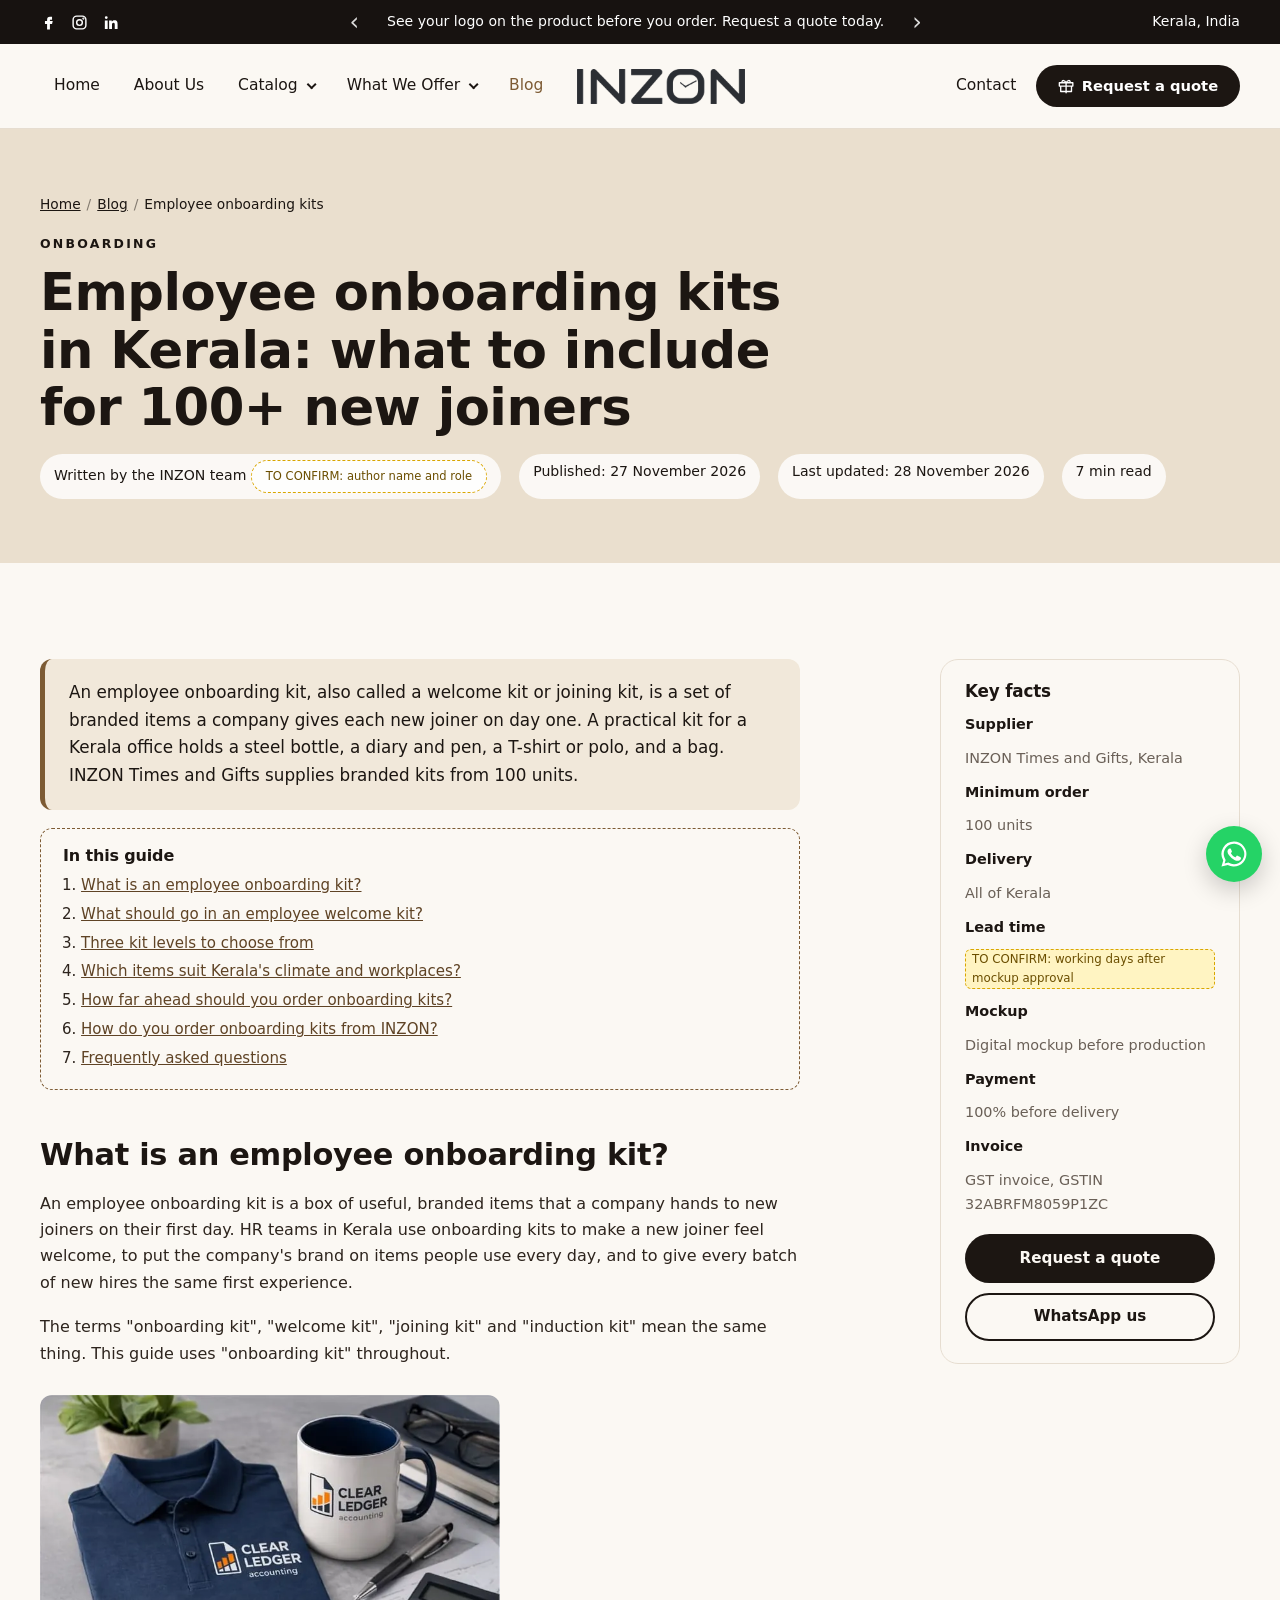
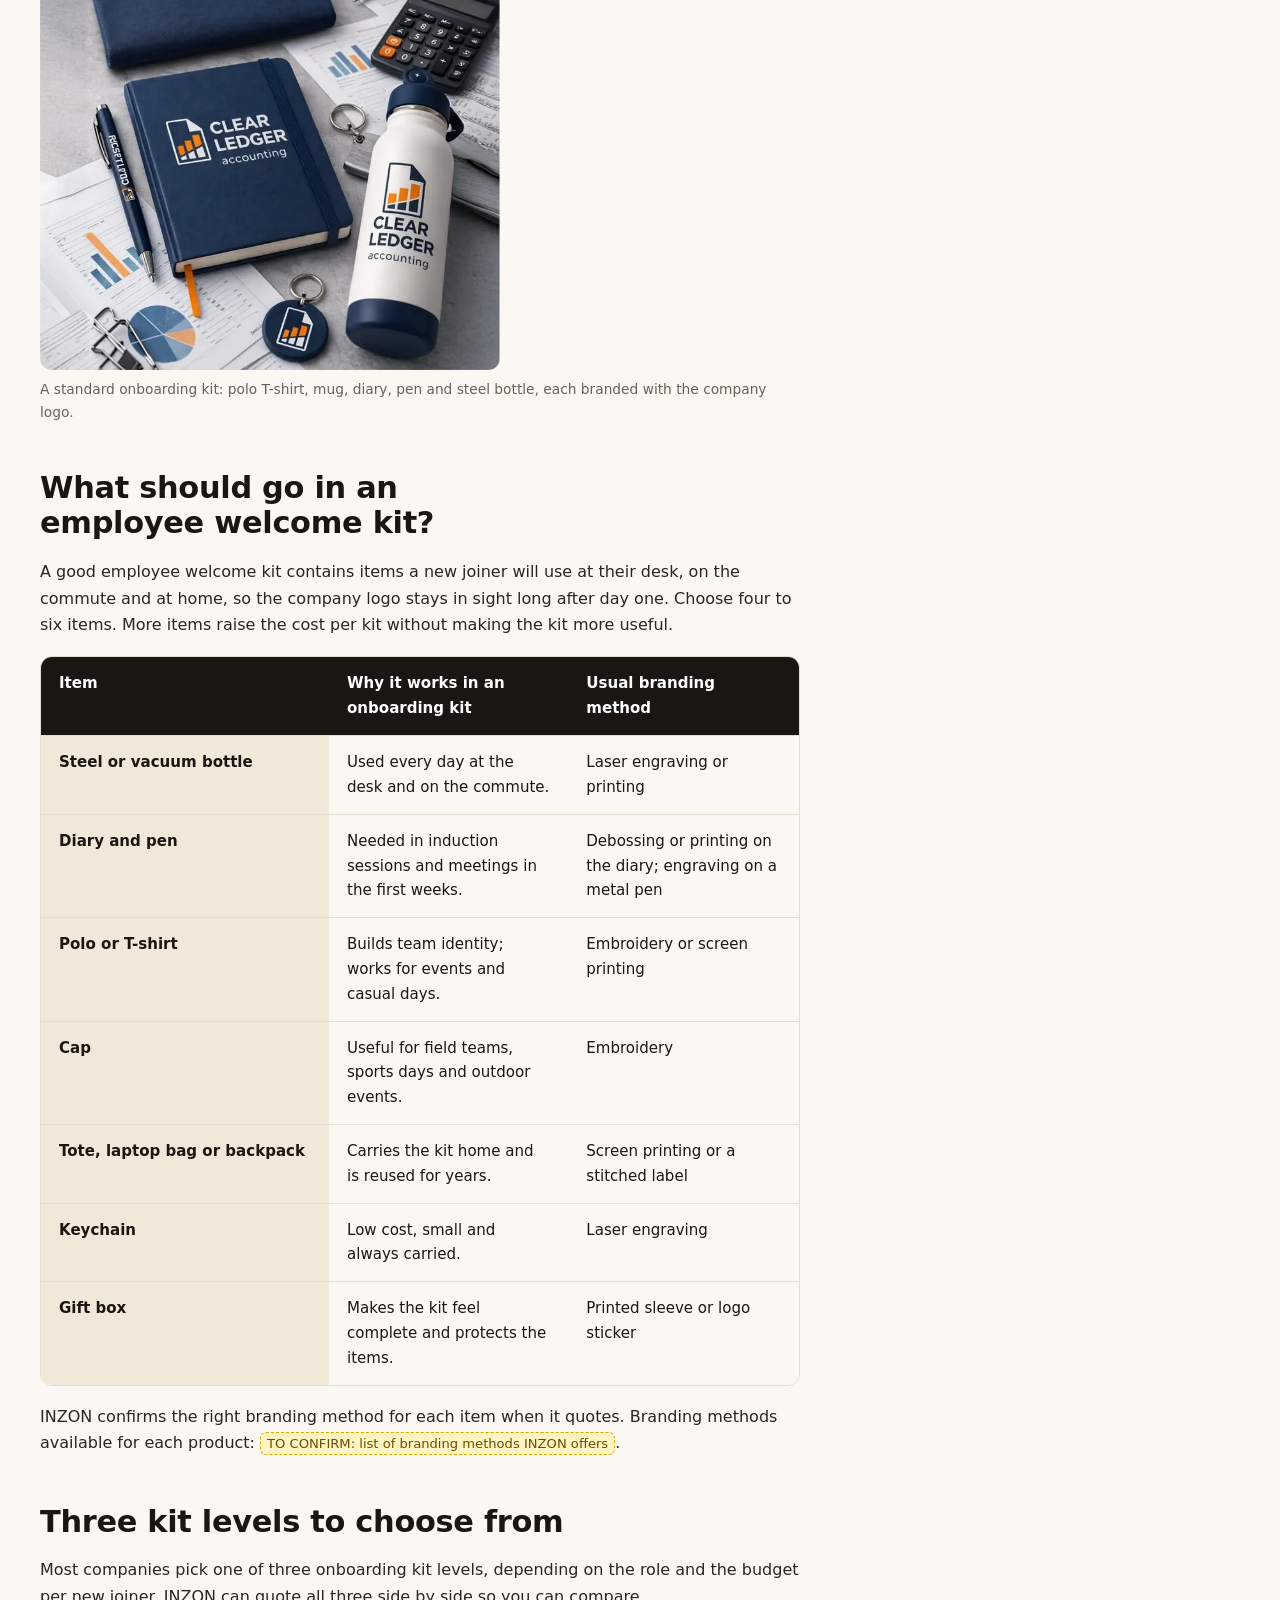
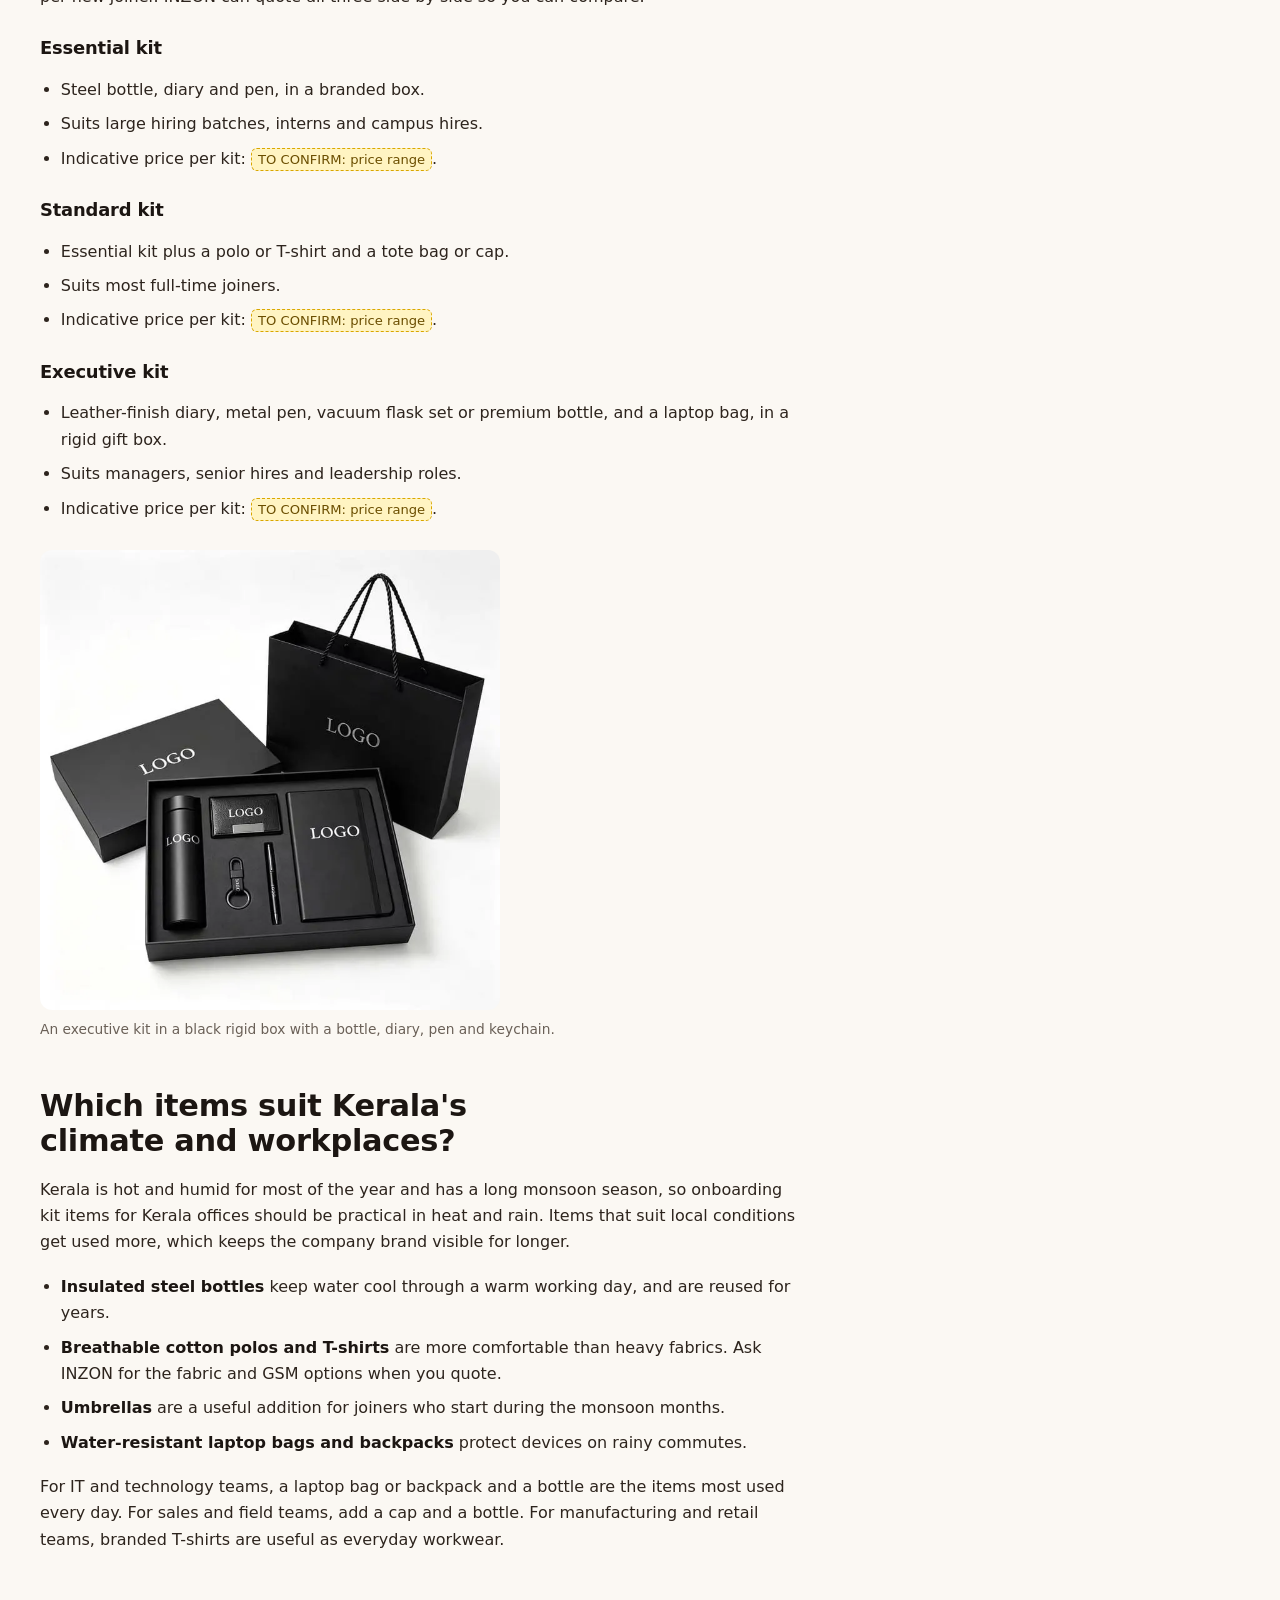
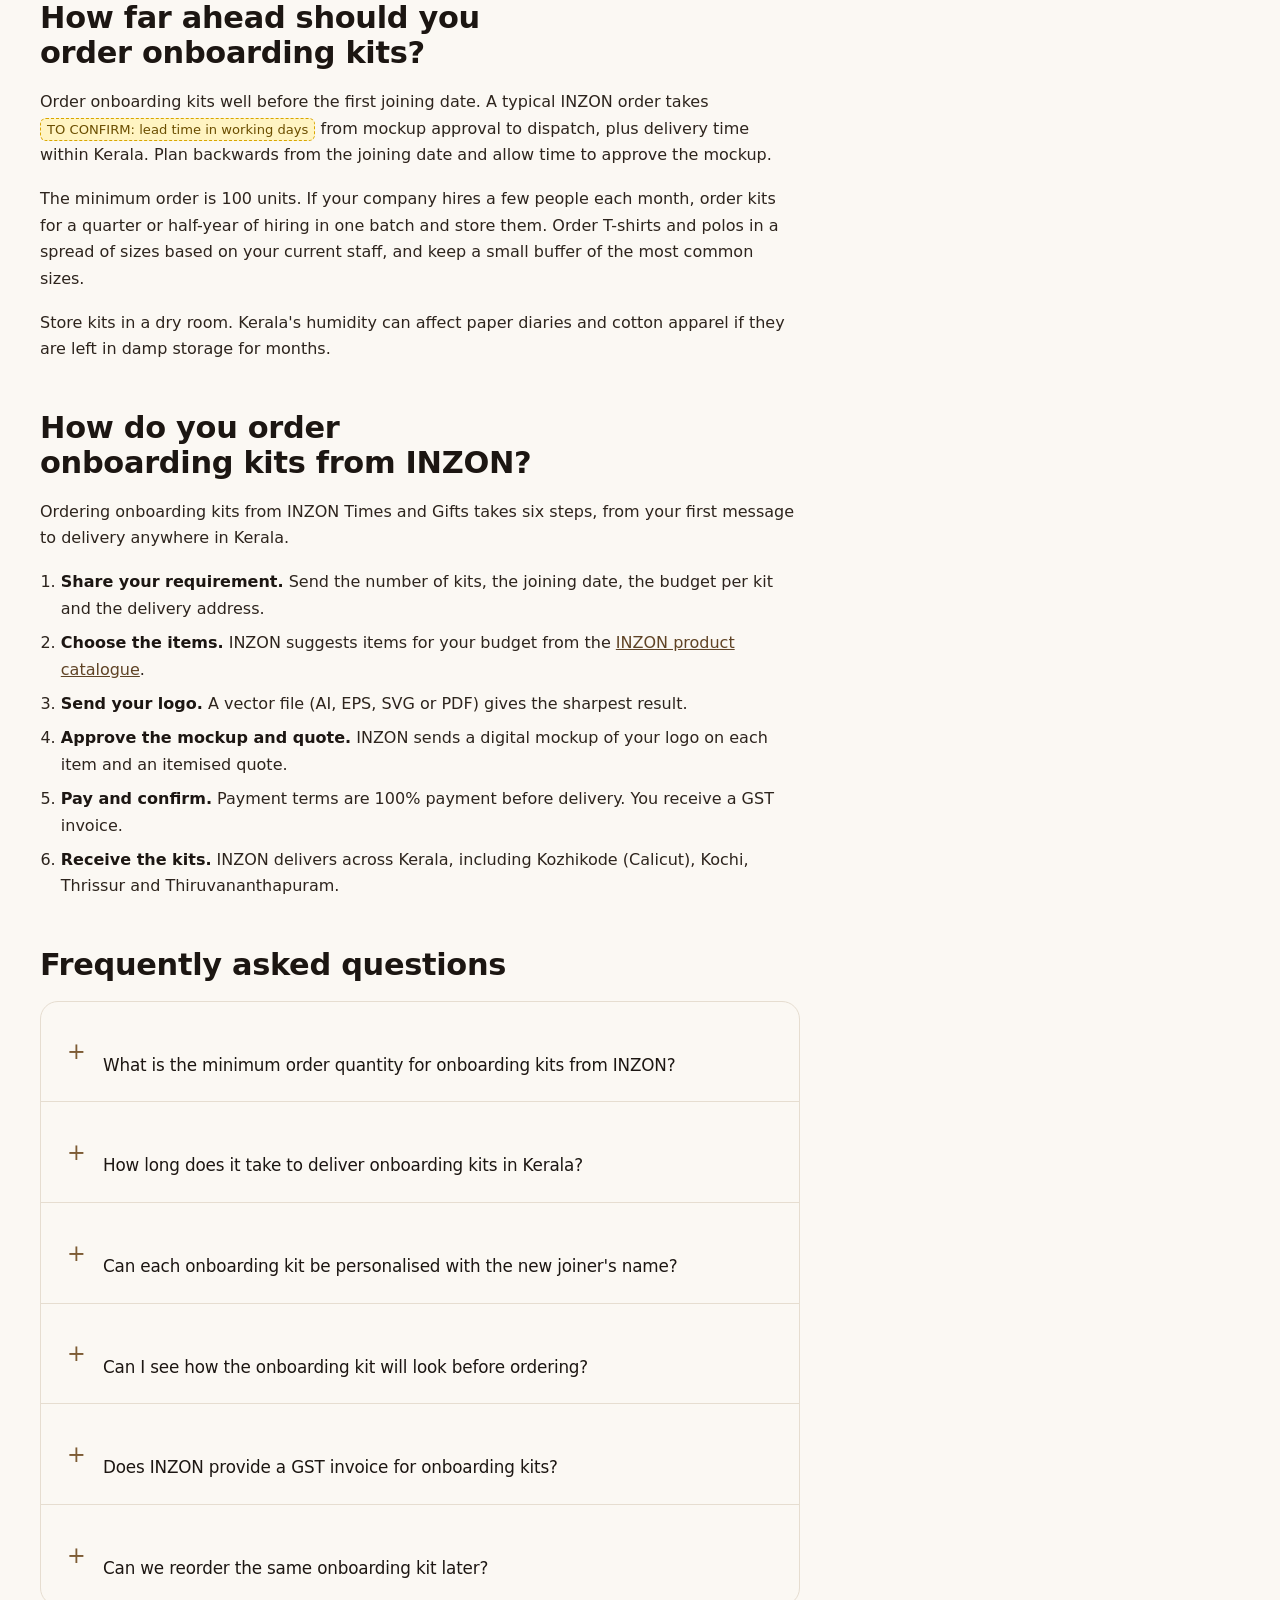
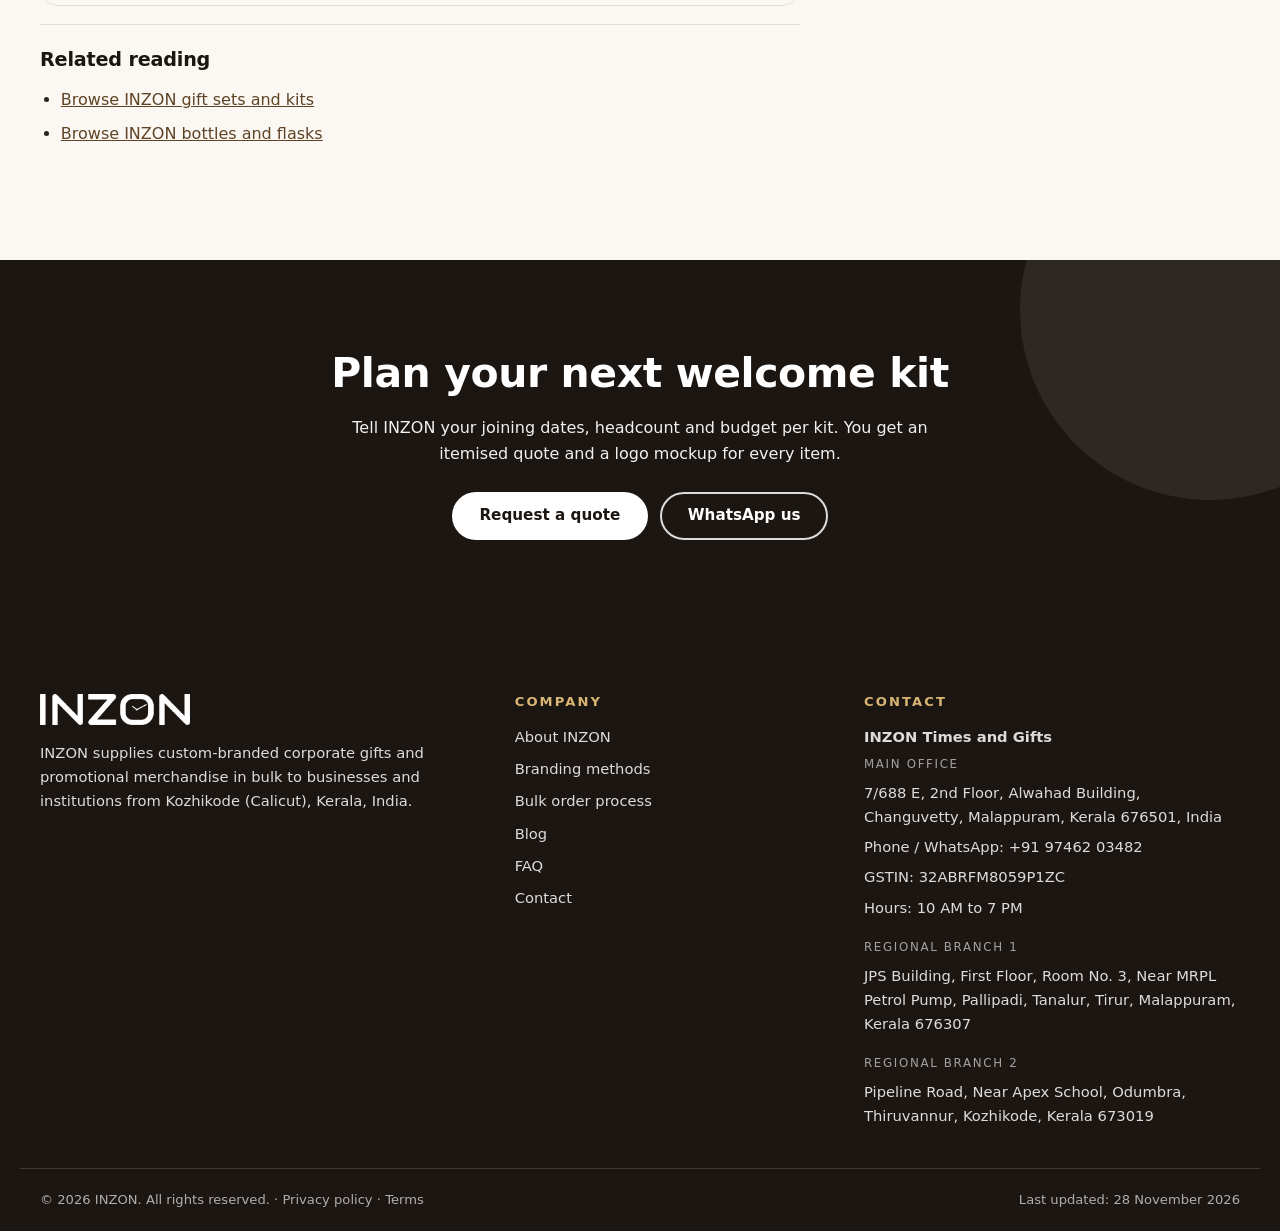
<file: blog/employee-onboarding-kits-kerala/index.html>
<!DOCTYPE html>
<!--
  INZON website: Blog post: Employee onboarding kits
  Changelog:
  2026-11-27  v0.1  First version.
-->
<html lang="en-IN">
<head>
<meta charset="utf-8">
<meta http-equiv="Content-Security-Policy" content="default-src 'self'; script-src 'self' 'sha256-NwPH90b8ltyQ6VLyhwEfcVWKKYyL/1aDOcv7PTA3PoQ=' 'sha256-SOJ41Isrb3dfAiQIJgz/Ao6DT0rQ4tWRVYMws+jQTK8='; style-src 'self' https://fonts.googleapis.com; style-src-attr 'unsafe-inline'; font-src https://fonts.gstatic.com; img-src 'self' data:; connect-src 'self'; form-action 'none'; base-uri 'self'; object-src 'none'; upgrade-insecure-requests">
<meta name="referrer" content="strict-origin-when-cross-origin">
<meta name="viewport" content="width=device-width, initial-scale=1, viewport-fit=cover">
<title>Employee Onboarding Kits in Kerala: What to Include</title>
<meta name="description" content="What to put in an employee welcome kit for 100+ new joiners in Kerala, how to choose items, how to brand them, and how far ahead to order.">
<link rel="canonical" href="https://www.inzongifting.com/blog/employee-onboarding-kits-kerala/">
<meta property="og:type" content="article">
<meta property="og:site_name" content="INZON">
<meta property="og:title" content="Employee Onboarding Kits in Kerala: What to Include">
<meta property="og:description" content="What to put in an employee welcome kit for 100+ new joiners in Kerala, how to choose items, how to brand them, and how far ahead to order.">
<meta property="og:url" content="https://www.inzongifting.com/blog/employee-onboarding-kits-kerala/">
<meta property="og:image" content="https://www.inzongifting.com/assets/img/catalog/branded-polo-mug-diary-pen-and-bottle-kit.webp">
<meta property="og:locale" content="en_IN">
<meta name="twitter:card" content="summary_large_image">
<meta name="twitter:title" content="Employee Onboarding Kits in Kerala: What to Include">
<meta name="twitter:description" content="What to put in an employee welcome kit for 100+ new joiners in Kerala, how to choose items, how to brand them, and how far ahead to order.">
<link rel="preconnect" href="https://fonts.googleapis.com">
<link rel="preconnect" href="https://fonts.gstatic.com" crossorigin>
<link rel="stylesheet" href="https://fonts.googleapis.com/css2?family=Poppins:wght@400;500;600;700&amp;display=swap">
<link rel="stylesheet" href="../../assets/css/styles.css">
<script type="application/ld+json">
{
  "@context": "https://schema.org",
  "@graph": [
    {
      "@type": "BlogPosting",
      "@id": "https://www.inzongifting.com/blog/employee-onboarding-kits-kerala/#article",
      "headline": "Employee onboarding kits in Kerala: what to include for 100+ new joiners",
      "description": "What to put in an employee welcome kit for 100+ new joiners in Kerala, how to choose items, how to brand them, and how far ahead to order.",
      "url": "https://www.inzongifting.com/blog/employee-onboarding-kits-kerala/",
      "mainEntityOfPage": "https://www.inzongifting.com/blog/employee-onboarding-kits-kerala/",
      "image": "https://www.inzongifting.com/assets/img/catalog/branded-polo-mug-diary-pen-and-bottle-kit.webp",
      "datePublished": "2026-11-27",
      "dateModified": "2026-11-27",
      "inLanguage": "en-IN",
      "author": {
        "@id": "https://www.inzongifting.com/#organization"
      },
      "publisher": {
        "@id": "https://www.inzongifting.com/#organization"
      },
      "isPartOf": {
        "@id": "https://www.inzongifting.com/blog/#blog"
      },
      "about": "Employee onboarding kits and welcome kits for companies in Kerala"
    },
    {
      "@type": [
        "Organization",
        "LocalBusiness"
      ],
      "@id": "https://www.inzongifting.com/#organization",
      "name": "INZON",
      "legalName": "INZON Times and Gifts",
      "taxID": "32ABRFM8059P1ZC",
      "url": "https://www.inzongifting.com/",
      "logo": "https://www.inzongifting.com/assets/img/inzon-logo-charcoal.png",
      "telephone": "+919746203482",
      "address": {
        "@type": "PostalAddress",
        "streetAddress": "7/688 E, 2nd Floor, Alwahad Building, Changuvetty",
        "addressLocality": "Malappuram",
        "addressRegion": "Kerala",
        "postalCode": "676501",
        "addressCountry": "IN"
      },
      "department": [
        {
          "@type": "LocalBusiness",
          "@id": "https://www.inzongifting.com/#branch-tirur",
          "name": "Regional branch, Tirur",
          "telephone": "+919746203482",
          "address": {
            "@type": "PostalAddress",
            "streetAddress": "JPS Building, First Floor, Room No. 3, Near MRPL Petrol Pump, Pallipadi, Tanalur",
            "addressLocality": "Tirur",
            "addressRegion": "Kerala",
            "postalCode": "676307",
            "addressCountry": "IN"
          },
          "parentOrganization": { "@id": "https://www.inzongifting.com/#organization" }
        },
        {
          "@type": "LocalBusiness",
          "@id": "https://www.inzongifting.com/#branch-kozhikode",
          "name": "Regional branch, Kozhikode",
          "telephone": "+919746203482",
          "address": {
            "@type": "PostalAddress",
            "streetAddress": "Pipeline Road, Near Apex School, Odumbra, Thiruvannur",
            "addressLocality": "Kozhikode",
            "addressRegion": "Kerala",
            "postalCode": "673019",
            "addressCountry": "IN"
          },
          "parentOrganization": { "@id": "https://www.inzongifting.com/#organization" }
        }
      ],
      "areaServed": [
        {
          "@type": "State",
          "name": "Kerala"
        },
        {
          "@type": "Country",
          "name": "India"
        }
      ]
    },
    {
      "@type": "BreadcrumbList",
      "itemListElement": [
        {
          "@type": "ListItem",
          "position": 1,
          "name": "Home",
          "item": "https://www.inzongifting.com/"
        },
        {
          "@type": "ListItem",
          "position": 2,
          "name": "Blog",
          "item": "https://www.inzongifting.com/blog/"
        },
        {
          "@type": "ListItem",
          "position": 3,
          "name": "Employee onboarding kits",
          "item": "https://www.inzongifting.com/blog/employee-onboarding-kits-kerala/"
        }
      ]
    },
    {
      "@type": "FAQPage",
      "@id": "https://www.inzongifting.com/blog/employee-onboarding-kits-kerala/#faq",
      "mainEntity": [
        {
          "@type": "Question",
          "name": "What is the minimum order quantity for onboarding kits from INZON?",
          "acceptedAnswer": {
            "@type": "Answer",
            "text": "The minimum order for branded onboarding kits from INZON Times and Gifts is 100 units. Whether the minimum applies per kit or per individual item is [TO CONFIRM: MOQ per kit or per item]. If your company hires fewer than 100 people at a time, order kits for several months of hiring in one batch and store them in a dry place."
          }
        },
        {
          "@type": "Question",
          "name": "How long does it take to deliver onboarding kits in Kerala?",
          "acceptedAnswer": {
            "@type": "Answer",
            "text": "A typical INZON order takes [TO CONFIRM: lead time in working days] from mockup approval to dispatch, plus delivery time within Kerala. Timing depends on the items, the quantity, the branding method and stock of the base products. Share your first joining date when you request a quote so INZON can plan the schedule backwards from that date."
          }
        },
        {
          "@type": "Question",
          "name": "Can each onboarding kit be personalised with the new joiner's name?",
          "acceptedAnswer": {
            "@type": "Answer",
            "text": "Yes. Items such as steel bottles and pens can be engraved with individual names as well as the company logo, so each new joiner receives a personal item. Send the list of names in a spreadsheet with your order. Any extra charge for name personalisation is [TO CONFIRM: name personalisation charge]."
          }
        },
        {
          "@type": "Question",
          "name": "Can I see how the onboarding kit will look before ordering?",
          "acceptedAnswer": {
            "@type": "Answer",
            "text": "Yes. INZON prepares a digital mockup showing your logo on every item in the kit, with placement and colours, and production starts only after you approve it in writing. A physical sample kit is [TO CONFIRM: sample policy and any sample charge], which is useful before a large order."
          }
        },
        {
          "@type": "Question",
          "name": "Does INZON provide a GST invoice for onboarding kits?",
          "acceptedAnswer": {
            "@type": "Answer",
            "text": "Yes. INZON Times and Gifts issues a GST invoice for business orders under GSTIN 32ABRFM8059P1ZC. Share your company name, billing address and GSTIN when you confirm the order. Payment terms are 100% payment before delivery. Ask your tax adviser how the kits should be treated in your accounts."
          }
        },
        {
          "@type": "Question",
          "name": "Can we reorder the same onboarding kit later?",
          "acceptedAnswer": {
            "@type": "Answer",
            "text": "Yes. Keep a note of the items, colours and branding from your approved mockup and quote, and send it when you reorder, so the next batch matches the first. Whether INZON keeps your artwork on file is [TO CONFIRM: artwork storage for reorders]. Product availability and prices may change between orders, so ask for a fresh quote."
          }
        }
      ]
    }
  ]
}
</script>
</head>
<body>
<a class="skip" href="#main">Skip to content</a>

<!-- ===== Top bar (shared) ===== -->
<div class="topbar">
  <div class="wrap">
    <div class="topbar-social">
      <!-- TO CONFIRM: social profile URLs -->
      <a href="#" aria-label="INZON on Facebook"><svg viewBox="0 0 24 24" aria-hidden="true"><path d="M14 8h3V4h-3c-2.8 0-4 1.8-4 4.3V10H7v4h3v8h4v-8h3l1-4h-4V8.6c0-.4.3-.6.6-.6z"/></svg></a>
      <a href="https://www.instagram.com/inzon_times/" target="_blank" rel="noopener" aria-label="INZON on Instagram"><svg viewBox="0 0 24 24" aria-hidden="true" style="fill:none;stroke:#fff;stroke-width:2"><rect x="3" y="3" width="18" height="18" rx="5"/><circle cx="12" cy="12" r="4"/><circle cx="17.5" cy="6.5" r=".6" style="fill:#fff"/></svg></a>
      <a href="#" aria-label="INZON on LinkedIn"><svg viewBox="0 0 24 24" aria-hidden="true"><path d="M4 9h4v12H4zM6 3a2 2 0 110 4 2 2 0 010-4zM10 9h3.8v1.7h.1c.5-1 1.8-2 3.7-2 4 0 4.4 2.6 4.4 6V21h-4v-5.5c0-1.3 0-3-1.8-3s-2.1 1.4-2.1 2.9V21h-4z"/></svg></a>
    </div>
    <div class="topbar-msg"><span class="arr" aria-hidden="true">&#8249;</span><p>See your logo on the product before you order. Request a quote today.</p><span class="arr" aria-hidden="true">&#8250;</span></div>
    <p class="topbar-right">Kerala, India</p>
  </div>
</div>

<!-- ===== Header (shared) ===== -->
<header class="site-header">
  <div class="wrap nav-row">
    <button class="menu-toggle" type="button" aria-expanded="false" aria-controls="primary-menu" aria-label="Open menu">
      <span></span><span></span><span></span>
    </button>
    <nav class="nav-left" id="primary-menu" aria-label="Primary">
      <ul class="nav-list">
        <li><a href="/">Home</a></li>
        <li><a href="/about/">About Us</a></li>
        <li class="has-sub">
          <a href="/products/">Catalog</a>
          <ul class="sub">
            <li><a href="/products/">All products</a></li>
            <li><a href="/products/#giftset">Gift sets and kits</a></li>
            <li><a href="/products/#drinkware">Bottles and flasks</a></li>
            <li><a href="/products/#bag">Bags</a></li>
            <li><a href="/products/#apparel">T-shirts and polos</a></li>
            <li><a href="/products/#cap">Caps</a></li>
            <li><a href="/products/#pen">Pens</a></li>
            <li><a href="/products/#keychain">Keychains</a></li>
            <li><a href="/products/#clock">Wall and table clocks</a></li>
            <li><a href="/products/#study">Study tables</a></li>
            <li><a href="/products/#home">Home and lifestyle</a></li>
            <li><a href="/products/#decor">Decor items</a></li>
          </ul>
        </li>
        <li class="has-sub">
          <a href="/about/#what-we-offer">What We Offer</a>
          <ul class="sub">
            <li><a href="/#categories">Corporate gifting</a></li>
            <li><a href="/about/#private-label">Private label solutions</a></li>
            <li><a href="/about/#bulk-supply">Bulk and wholesale supply</a></li>
            <li><a href="/about/#decor-supply">Decor items supply</a></li>
          </ul>
        </li>
        <li><a href="/blog/" aria-current="page">Blog</a></li>
        <li class="mobile-only"><a href="#contact">Contact</a></li>
      </ul>
    </nav>

    <a class="logo" href="/" aria-label="INZON home">
      <img src="../../assets/img/inzon-logo-charcoal.png" alt="INZON logo" width="480" height="100">
    </a>

    <nav class="nav-right" aria-label="Secondary">
      <ul class="nav-list nav-right">
        <li><a href="#contact">Contact</a></li>
        <li><a class="btn btn-teal nav-pill" href="/#quote">
          <svg viewBox="0 0 24 24" aria-hidden="true" style="fill:none;stroke:currentColor;stroke-width:2;stroke-linecap:round;stroke-linejoin:round"><path d="M20 12v8H4v-8M2 7h20v5H2zM12 22V7M12 7c-2-4-6-4-6-1.5S10 7 12 7zM12 7c2-4 6-4 6-1.5S14 7 12 7z"/></svg>
          Request a quote</a></li>
      </ul>
    </nav>
  </div>
</header>


<main id="main">

  <section class="blog-hero" aria-labelledby="post-title">
    <div class="wrap">
      <nav class="crumbs" aria-label="Breadcrumb"><ol><li><a href="/">Home</a></li><li><a href="/blog/">Blog</a></li><li aria-current="page">Employee onboarding kits</li></ol></nav>
      <span class="eyebrow" style="color:var(--navy)">Onboarding</span>
      <h1 id="post-title">Employee onboarding kits in Kerala: what to include for 100+ new joiners</h1>
      <div class="byline">
        <span>Written by the INZON team <span class="tbc">TO CONFIRM: author name and role</span></span>
        <span>Published: <time datetime="2026-11-27">27 November 2026</time></span>
        <span>Last updated: <time datetime="2026-11-28">28 November 2026</time></span>
        <span>7 min read</span>
      </div>
    </div>
  </section>

  <section class="section" aria-label="Article">
    <div class="wrap article-wrap">
      <article class="article">
        <div class="answer-box"><p>An employee onboarding kit, also called a welcome kit or joining kit, is a set of branded items a company gives each new joiner on day one. A practical kit for a Kerala office holds a steel bottle, a diary and pen, a T-shirt or polo, and a bag. INZON Times and Gifts supplies branded kits from 100 units.</p></div>
        <nav class="toc" aria-label="In this guide"><h2>In this guide</h2><ol><li><a href="#what">What is an employee onboarding kit?</a></li><li><a href="#items">What should go in an employee welcome kit?</a></li><li><a href="#levels">Three kit levels to choose from</a></li><li><a href="#kerala">Which items suit Kerala's climate and workplaces?</a></li><li><a href="#timing">How far ahead should you order onboarding kits?</a></li><li><a href="#steps">How do you order onboarding kits from INZON?</a></li><li><a href="#faq">Frequently asked questions</a></li></ol></nav>

        <h2 id="what">What is an employee onboarding kit?</h2>
        <p>An employee onboarding kit is a box of useful, branded items that a company hands to new joiners on their first day. HR teams in Kerala use onboarding kits to make a new joiner feel welcome, to put the company's brand on items people use every day, and to give every batch of new hires the same first experience.</p>
        <p>The terms "onboarding kit", "welcome kit", "joining kit" and "induction kit" mean the same thing. This guide uses "onboarding kit" throughout.</p>

        <figure>
          <img src="../../assets/img/catalog/branded-polo-mug-diary-pen-and-bottle-kit.webp" alt="Branded onboarding kit with a navy polo T-shirt, mug, diary, pen and steel bottle" width="720" height="900" loading="lazy" style="max-width:460px">
          <figcaption>A standard onboarding kit: polo T-shirt, mug, diary, pen and steel bottle, each branded with the company logo.</figcaption>
        </figure>

        <h2 id="items">What should go in an employee welcome kit?</h2>
        <p>A good employee welcome kit contains items a new joiner will use at their desk, on the commute and at home, so the company logo stays in sight long after day one. Choose four to six items. More items raise the cost per kit without making the kit more useful.</p>
        <div class="table-scroll">
          <table>
            <caption class="visually-hidden">Common onboarding kit items, why they work and a suitable branding method</caption>
            <thead><tr><th scope="col">Item</th><th scope="col">Why it works in an onboarding kit</th><th scope="col">Usual branding method</th></tr></thead>
            <tbody>
              <tr><th scope="row">Steel or vacuum bottle</th><td>Used every day at the desk and on the commute.</td><td>Laser engraving or printing</td></tr>
              <tr><th scope="row">Diary and pen</th><td>Needed in induction sessions and meetings in the first weeks.</td><td>Debossing or printing on the diary; engraving on a metal pen</td></tr>
              <tr><th scope="row">Polo or T-shirt</th><td>Builds team identity; works for events and casual days.</td><td>Embroidery or screen printing</td></tr>
              <tr><th scope="row">Cap</th><td>Useful for field teams, sports days and outdoor events.</td><td>Embroidery</td></tr>
              <tr><th scope="row">Tote, laptop bag or backpack</th><td>Carries the kit home and is reused for years.</td><td>Screen printing or a stitched label</td></tr>
              <tr><th scope="row">Keychain</th><td>Low cost, small and always carried.</td><td>Laser engraving</td></tr>
              <tr><th scope="row">Gift box</th><td>Makes the kit feel complete and protects the items.</td><td>Printed sleeve or logo sticker</td></tr>
            </tbody>
          </table>
        </div>
        <p>INZON confirms the right branding method for each item when it quotes. Branding methods available for each product: <span class="tbc">TO CONFIRM: list of branding methods INZON offers</span>.</p>

        <h2 id="levels">Three kit levels to choose from</h2>
        <p>Most companies pick one of three onboarding kit levels, depending on the role and the budget per new joiner. INZON can quote all three side by side so you can compare.</p>
        <h3>Essential kit</h3>
        <ul>
          <li>Steel bottle, diary and pen, in a branded box.</li>
          <li>Suits large hiring batches, interns and campus hires.</li>
          <li>Indicative price per kit: <span class="tbc">TO CONFIRM: price range</span>.</li>
        </ul>
        <h3>Standard kit</h3>
        <ul>
          <li>Essential kit plus a polo or T-shirt and a tote bag or cap.</li>
          <li>Suits most full-time joiners.</li>
          <li>Indicative price per kit: <span class="tbc">TO CONFIRM: price range</span>.</li>
        </ul>
        <h3>Executive kit</h3>
        <ul>
          <li>Leather-finish diary, metal pen, vacuum flask set or premium bottle, and a laptop bag, in a rigid gift box.</li>
          <li>Suits managers, senior hires and leadership roles.</li>
          <li>Indicative price per kit: <span class="tbc">TO CONFIRM: price range</span>.</li>
        </ul>
        <figure>
          <img src="../../assets/img/branded-executive-gift-set-black-box.webp" alt="Executive gift set in a black box with a steel bottle, diary, pen and keychain" width="736" height="736" loading="lazy" style="max-width:460px">
          <figcaption>An executive kit in a black rigid box with a bottle, diary, pen and keychain.</figcaption>
        </figure>

        <h2 id="kerala">Which items suit Kerala's climate and workplaces?</h2>
        <p>Kerala is hot and humid for most of the year and has a long monsoon season, so onboarding kit items for Kerala offices should be practical in heat and rain. Items that suit local conditions get used more, which keeps the company brand visible for longer.</p>
        <ul>
          <li><strong>Insulated steel bottles</strong> keep water cool through a warm working day, and are reused for years.</li>
          <li><strong>Breathable cotton polos and T-shirts</strong> are more comfortable than heavy fabrics. Ask INZON for the fabric and GSM options when you quote.</li>
          <li><strong>Umbrellas</strong> are a useful addition for joiners who start during the monsoon months.</li>
          <li><strong>Water-resistant laptop bags and backpacks</strong> protect devices on rainy commutes.</li>
        </ul>
        <p>For IT and technology teams, a laptop bag or backpack and a bottle are the items most used every day. For sales and field teams, add a cap and a bottle. For manufacturing and retail teams, branded T-shirts are useful as everyday workwear.</p>

        <h2 id="timing">How far ahead should you order onboarding kits?</h2>
        <p>Order onboarding kits well before the first joining date. A typical INZON order takes <span class="tbc">TO CONFIRM: lead time in working days</span> from mockup approval to dispatch, plus delivery time within Kerala. Plan backwards from the joining date and allow time to approve the mockup.</p>
        <p>The minimum order is 100 units. If your company hires a few people each month, order kits for a quarter or half-year of hiring in one batch and store them. Order T-shirts and polos in a spread of sizes based on your current staff, and keep a small buffer of the most common sizes.</p>
        <p>Store kits in a dry room. Kerala's humidity can affect paper diaries and cotton apparel if they are left in damp storage for months.</p>

        <h2 id="steps">How do you order onboarding kits from INZON?</h2>
        <p>Ordering onboarding kits from INZON Times and Gifts takes six steps, from your first message to delivery anywhere in Kerala.</p>
        <ol>
          <li><strong>Share your requirement.</strong> Send the number of kits, the joining date, the budget per kit and the delivery address.</li>
          <li><strong>Choose the items.</strong> INZON suggests items for your budget from the <a href="/products/">INZON product catalogue</a>.</li>
          <li><strong>Send your logo.</strong> A vector file (AI, EPS, SVG or PDF) gives the sharpest result.</li>
          <li><strong>Approve the mockup and quote.</strong> INZON sends a digital mockup of your logo on each item and an itemised quote.</li>
          <li><strong>Pay and confirm.</strong> Payment terms are 100% payment before delivery. You receive a GST invoice.</li>
          <li><strong>Receive the kits.</strong> INZON delivers across Kerala, including Kozhikode (Calicut), Kochi, Thrissur and Thiruvananthapuram.</li>
        </ol>

        <h2 id="faq">Frequently asked questions</h2>
        <div class="faq">
<details><summary><h3>What is the minimum order quantity for onboarding kits from INZON?</h3></summary><p class="answer">The minimum order for branded onboarding kits from INZON Times and Gifts is 100 units. Whether the minimum applies per kit or per individual item is <span class="tbc">TO CONFIRM: MOQ per kit or per item</span>. If your company hires fewer than 100 people at a time, order kits for several months of hiring in one batch and store them in a dry place.</p></details>
<details><summary><h3>How long does it take to deliver onboarding kits in Kerala?</h3></summary><p class="answer">A typical INZON order takes <span class="tbc">TO CONFIRM: lead time in working days</span> from mockup approval to dispatch, plus delivery time within Kerala. Timing depends on the items, the quantity, the branding method and stock of the base products. Share your first joining date when you request a quote so INZON can plan the schedule backwards from that date.</p></details>
<details><summary><h3>Can each onboarding kit be personalised with the new joiner's name?</h3></summary><p class="answer">Yes. Items such as steel bottles and pens can be engraved with individual names as well as the company logo, so each new joiner receives a personal item. Send the list of names in a spreadsheet with your order. Any extra charge for name personalisation is <span class="tbc">TO CONFIRM: name personalisation charge</span>.</p></details>
<details><summary><h3>Can I see how the onboarding kit will look before ordering?</h3></summary><p class="answer">Yes. INZON prepares a digital mockup showing your logo on every item in the kit, with placement and colours, and production starts only after you approve it in writing. A physical sample kit is <span class="tbc">TO CONFIRM: sample policy and any sample charge</span>, which is useful before a large order.</p></details>
<details><summary><h3>Does INZON provide a GST invoice for onboarding kits?</h3></summary><p class="answer">Yes. INZON Times and Gifts issues a GST invoice for business orders under GSTIN 32ABRFM8059P1ZC. Share your company name, billing address and GSTIN when you confirm the order. Payment terms are 100% payment before delivery. Ask your tax adviser how the kits should be treated in your accounts.</p></details>
<details><summary><h3>Can we reorder the same onboarding kit later?</h3></summary><p class="answer">Yes. Keep a note of the items, colours and branding from your approved mockup and quote, and send it when you reorder, so the next batch matches the first. Whether INZON keeps your artwork on file is <span class="tbc">TO CONFIRM: artwork storage for reorders</span>. Product availability and prices may change between orders, so ask for a fresh quote.</p></details>
</div>
        <div class="related">
          <h2 style="margin-top:0;font-size:1.2rem">Related reading</h2>
          <ul><li><a href="/products/#giftset">Browse INZON gift sets and kits</a></li><li><a href="/products/#drinkware">Browse INZON bottles and flasks</a></li></ul>
        </div>
      </article>
      <aside class="keyfacts" aria-labelledby="kf-title">
        <h2 id="kf-title">Key facts</h2>
        <dl><dt>Supplier</dt><dd>INZON Times and Gifts, Kerala</dd><dt>Minimum order</dt><dd>100 units</dd><dt>Delivery</dt><dd>All of Kerala</dd><dt>Lead time</dt><dd><span class="tbc">TO CONFIRM: working days after mockup approval</span></dd><dt>Mockup</dt><dd>Digital mockup before production</dd><dt>Payment</dt><dd>100% before delivery</dd><dt>Invoice</dt><dd>GST invoice, GSTIN 32ABRFM8059P1ZC</dd></dl>
        <a class="btn btn-pink" href="/#quote">Request a quote</a>
        <a class="btn btn-ghost" href="https://wa.me/919746203482" style="margin-top:10px">WhatsApp us</a>
      </aside>
    </div>
  </section>

  <section class="cta-band" aria-labelledby="blog-cta-title">
    <div class="wrap">
      <h2 id="blog-cta-title">Plan your next welcome kit</h2>
      <p>Tell INZON your joining dates, headcount and budget per kit. You get an itemised quote and a logo mockup for every item.</p>
      <div class="hero-ctas">
        <a class="btn btn-white" href="/#quote">Request a quote</a>
        <a class="btn btn-ghost-light" href="https://wa.me/919746203482">WhatsApp us</a>
      </div>
    </div>
  </section>

</main>
<!-- ===== Footer (shared) ===== -->
<footer class="site-footer">
  <div class="wrap footer-grid">
    <div>
      <a class="footer-logo" href="/" aria-label="INZON home"><img src="../../assets/img/inzon-logo-white.png" alt="INZON logo" width="480" height="100"></a>
      <p>INZON supplies custom-branded corporate gifts and promotional merchandise in bulk to businesses and institutions from Kozhikode (Calicut), Kerala, India.</p>
    </div>
    <div>
      <h2>Company</h2>
      <ul>
        <li><a href="/about/">About INZON</a></li>
        <li><a href="/customisation/">Branding methods</a></li>
        <li><a href="/bulk-orders/">Bulk order process</a></li>
        <li><a href="/blog/">Blog</a></li>
        <li><a href="/faq/">FAQ</a></li>
        <li><a href="#contact">Contact</a></li>
      </ul>
    </div>
    <div id="contact" class="footer-contact">
      <h2>Contact</h2>
      <address>
        <span><strong>INZON Times and Gifts</strong></span>
        <span class="office-label">Main office</span>
        <span>7/688 E, 2nd Floor, Alwahad Building, Changuvetty, Malappuram, Kerala 676501, India</span>
        <span>Phone / WhatsApp: <a href="tel:+919746203482">+91 97462 03482</a></span>
        <span>GSTIN: 32ABRFM8059P1ZC</span>
        <span>Hours: 10 AM to 7 PM</span>
      </address>
      <address class="branch">
        <span class="office-label">Regional branch 1</span>
        <span>JPS Building, First Floor, Room No. 3, Near MRPL Petrol Pump, Pallipadi, Tanalur, Tirur, Malappuram, Kerala 676307</span>
      </address>
      <address class="branch">
        <span class="office-label">Regional branch 2</span>
        <span>Pipeline Road, Near Apex School, Odumbra, Thiruvannur, Kozhikode, Kerala 673019</span>
      </address>
    </div>
  </div>
  <div class="wrap footer-bottom">
    <span>&copy; 2026 INZON. All rights reserved. &middot; <a href="/privacy-policy/">Privacy policy</a> &middot; <a href="/terms/">Terms</a></span>
    <span>Last updated: <time datetime="2026-11-28">28 November 2026</time></span>
  </div>
</footer>

<a class="wa-float" href="https://wa.me/919746203482" aria-label="WhatsApp INZON">
  <svg viewBox="0 0 24 24" aria-hidden="true"><path d="M12 2a10 10 0 00-8.6 15.1L2 22l5-1.3A10 10 0 1012 2zm0 18.2a8.2 8.2 0 01-4.2-1.2l-.3-.2-3 .8.8-2.9-.2-.3A8.2 8.2 0 1112 20.2zm4.5-6.1c-.2-.1-1.5-.7-1.7-.8s-.4-.1-.6.1-.7.8-.8 1-.3.2-.5.1a6.7 6.7 0 01-3.3-2.9c-.3-.4.3-.4.7-1.4.1-.2 0-.3 0-.4l-.8-1.8c-.2-.5-.4-.4-.6-.4h-.5a1 1 0 00-.7.3 3 3 0 00-.9 2.2 5.2 5.2 0 001.1 2.7 11.8 11.8 0 004.5 4c1.7.7 2.3.8 3.2.6a2.7 2.7 0 001.8-1.2 2.2 2.2 0 00.2-1.3c-.1-.1-.3-.2-.5-.3z"/></svg>
</a>
<script>
(function () {
  var header = document.querySelector('.site-header');
  var btn = header && header.querySelector('.menu-toggle');
  if (!btn) return;
  var mq = window.matchMedia('(max-width: 760px)');
  btn.addEventListener('click', function () {
    var open = header.classList.toggle('nav-open');
    btn.setAttribute('aria-expanded', open ? 'true' : 'false');
    btn.setAttribute('aria-label', open ? 'Close menu' : 'Open menu');
  });
  header.querySelectorAll('.has-sub > a').forEach(function (a) {
    a.addEventListener('click', function (e) {
      if (!mq.matches) return;
      e.preventDefault();
      a.parentElement.classList.toggle('open');
    });
  });
  header.querySelectorAll('.nav-left a:not(.has-sub > a)').forEach(function (a) {
    a.addEventListener('click', function () { if (mq.matches) { header.classList.remove('nav-open'); btn.setAttribute('aria-expanded', 'false'); } });
  });
})();
</script>
<script>
(function () {
  var target = document.getElementById('contact');
  if (!target) return;
  document.querySelectorAll('a[href="#contact"]').forEach(function (a) {
    a.addEventListener('click', function (e) {
      e.preventDefault();
      target.scrollIntoView({ behavior: 'smooth', block: 'start' });
      target.classList.remove('flash'); void target.offsetWidth; target.classList.add('flash');
    });
  });
})();
</script>
</body>
</html>
</file>
<file: assets/css/styles.css>
/* INZON shared stylesheet
   Layout: teal top bar, white header with centred logo, full-width colour bands,
   tall image category cards, split image/content sections, pink CTA band, navy footer.
   Changelog: 2026-11-26 v0.1 first build (home page design system). */

:root {
  --teal: #7d5b34;
  --teal-dark: #5f4325;
  --teal-soft: #f1e8da;
  --mint: #eadfce;
  --pink: #1c1612;
  --pink-dark: #4a3527;
  --pink-soft: #f1e8da;
  --navy: #1c1612;
  --blue: #3b2b20;
  --sky: #d5c6b5;
  --ink: #1c1612;
  --muted: #6a6057;
  --line: #e6ddd0;
  --paper: #fbf8f3;
  --paper-alt: #f4eee4;
  --amber: #b8893f;
  --green: #5f7048;

  --font: "Poppins", "Segoe UI", system-ui, -apple-system, Arial, sans-serif;
  --radius: 18px;
  --radius-sm: 12px;
  --wrap: 1240px;
  --shadow: 0 14px 40px rgba(40, 28, 18, .14);
  color-scheme: light;
}

*, *::before, *::after { box-sizing: border-box; }
html { scroll-behavior: smooth; -webkit-text-size-adjust: 100%; }
body {
  margin: 0;
  font-family: var(--font);
  font-size: 16px;
  line-height: 1.65;
  color: var(--ink);
  background: var(--paper);
}
img { max-width: 100%; height: auto; display: block; }
a { color: inherit; }
h1, h2, h3 { line-height: 1.15; margin: 0; text-wrap: balance; font-weight: 700; letter-spacing: -.01em; }
h1 { font-size: clamp(2.1rem, 4.6vw, 3.6rem); }
h2 { font-size: clamp(1.7rem, 3.2vw, 2.6rem); }
h3 { font-size: 1.1rem; }
p { margin: 0; }
:focus-visible { outline: 3px solid var(--pink); outline-offset: 3px; border-radius: 6px; }
@media (prefers-reduced-motion: reduce) { * { transition: none !important; animation: none !important; scroll-behavior: auto !important; } }

.wrap {
  max-width: var(--wrap);
  margin-inline: auto;
  padding-left: max(20px, env(safe-area-inset-left, 0px));
  padding-right: max(20px, env(safe-area-inset-right, 0px));
}
.skip { position: absolute; left: -999px; top: 0; background: var(--navy); color: #fff; padding: 10px 16px; z-index: 100; }
.skip:focus { left: 10px; }

/* Placeholder marker: anything the owner still has to supply */
.tbc {
  display: inline-block;
  background: #fff4c2;
  color: #6b4e00;
  border: 1px dashed #d9a600;
  border-radius: 6px;
  padding: 0 6px;
  font-size: .82em;
  font-weight: 500;
  line-height: 1.6;
}

/* Buttons */
.btn {
  display: inline-flex; align-items: center; justify-content: center; gap: .5em;
  font: 600 .95rem/1 var(--font);
  padding: .95em 1.7em;
  border-radius: 999px;
  border: 2px solid transparent;
  text-decoration: none;
  cursor: pointer;
  transition: transform .15s ease, background .15s ease, color .15s ease;
}
.btn:hover { transform: translateY(-2px); }
.btn-pink { background: var(--pink); color: #fff; }
.btn-pink:hover { background: var(--pink-dark); }
.btn-teal { background: var(--teal); color: #fff; }
.btn-teal:hover { background: var(--teal-dark); }
.btn-ghost { border-color: currentColor; color: var(--navy); background: transparent; }
.btn-ghost-light { border-color: rgba(255,255,255,.85); color: #fff; background: transparent; }
.btn svg { width: 1.15em; height: 1.15em; }

/* Top bar */
.topbar { background: var(--teal); color: #fff; font-size: .88rem; }
.topbar .wrap { display: flex; align-items: center; justify-content: space-between; gap: 16px; min-height: 44px; flex-wrap: wrap; padding-block: 6px; }
.topbar a { text-decoration: none; }
.topbar-social { display: flex; align-items: center; gap: 14px; }
.topbar-social svg { width: 17px; height: 17px; fill: #fff; display: block; }
.topbar-sep { width: 1px; height: 18px; background: rgba(255,255,255,.5); }
.topbar-msg { font-weight: 500; text-align: center; flex: 1; min-width: 0; display: flex; justify-content: center; align-items: center; gap: 28px; }
.topbar-msg .arr { font-size: 1.5rem; line-height: 1; opacity: .85; }
.topbar-right { font-weight: 500; white-space: nowrap; }

/* Header */
.site-header { background: var(--paper); border-bottom: 1px solid var(--line); position: sticky; top: env(safe-area-inset-top, 0px); z-index: 50; }
.nav-row { display: grid; grid-template-columns: 1fr auto 1fr; align-items: center; gap: 20px; min-height: 84px; }
.nav-list { display: flex; align-items: center; gap: 6px; list-style: none; margin: 0; padding: 0; font-weight: 500; font-size: .97rem; }
.nav-list a { text-decoration: none; color: var(--ink); }
.nav-list a { white-space: nowrap; }
.nav-list > li > a:not(.btn) { padding: 10px 14px; border-radius: 10px; transition: background .15s ease, color .15s ease; }
.nav-list > li > a:not(.btn):hover { background: #f3f4f6; color: var(--ink); }
.nav-list a[aria-current="page"] { color: var(--teal); }
.nav-list a:hover { color: var(--teal); }
.nav-right { justify-content: flex-end; }
.nav-pill { padding: .75em 1.35em; color: #fff !important; font-size: .92rem; }
.nav-pill svg { width: 1.1em; height: 1.1em; }
.nav-icons { display: flex; align-items: center; gap: 16px; margin-left: 8px; }
.nav-divider { width: 1px; height: 28px; background: var(--line); }
.icon-link svg { width: 22px; height: 22px; fill: none; stroke: var(--ink); stroke-width: 1.8; stroke-linecap: round; display: block; }
.icon-link:hover svg { stroke: var(--teal); }
.logo img { width: 168px; height: auto; }
.has-sub { position: relative; }
.has-sub > a::after { content: ""; display: inline-block; width: 7px; height: 7px; border: solid currentColor; border-width: 0 2px 2px 0; transform: rotate(45deg) translateY(-3px); margin-left: 8px; }
.sub {
  position: absolute; top: 100%; left: -18px; min-width: 240px; padding: 12px 0; margin: 0; list-style: none;
  background: var(--paper); border: 1px solid var(--line); border-radius: var(--radius-sm); box-shadow: var(--shadow);
  opacity: 0; visibility: hidden; transform: translateY(8px); transition: .15s ease;
}
.has-sub:hover .sub, .has-sub:focus-within .sub { opacity: 1; visibility: visible; transform: none; }
.sub a { display: block; padding: 8px 20px; font-weight: 400; }
.sub a:hover { background: var(--teal-soft); }

/* Narrower screens: logo centred on its own row, every menu item stays visible below it */
@media (max-width: 1180px) {
  .nav-list { font-size: .92rem; }
  .nav-list > li > a:not(.btn) { padding: 8px 10px; }
  .logo img { width: 140px; }
  .topbar-msg { display: none; }
}
@media (max-width: 1120px) {
  .nav-row { display: flex; flex-wrap: wrap; justify-content: center; align-items: center; gap: 4px 6px; min-height: 0; padding-block: 12px 10px; }
  .logo { order: -1; flex: 0 0 100%; display: flex; justify-content: center; margin-bottom: 6px; }
  .logo img { width: 130px; }
  .nav-row > .nav-left, .nav-row > .nav-right { display: block; }
  .nav-list, .nav-list.nav-right { flex-wrap: wrap; justify-content: center; gap: 2px; }
  .nav-pill { padding: .6em 1.1em; font-size: .85rem; }
  .nav-icons .nav-divider { display: none; }
  .nav-icons { margin-left: 0; }
  .sub { left: 0; }
  .topbar-msg { display: none; }
}
@media (max-width: 560px) {
  .nav-list { font-size: .86rem; }
  .nav-list > li > a:not(.btn) { padding: 6px 8px; }
  .has-sub > a::after { margin-left: 5px; }
  .nav-icons { display: none; }
  .nav-row .sub { position: fixed; left: 16px; right: 16px; top: auto; min-width: 0; max-height: 60vh; overflow-y: auto; }
}

/* Sections */
.section { padding-block: clamp(56px, 8vw, 96px); }
.section-alt { background: var(--paper-alt); }
.eyebrow { display: block; text-transform: uppercase; letter-spacing: .18em; font-size: .78rem; font-weight: 600; color: var(--teal); margin-bottom: 10px; }
.section-head { max-width: 760px; margin-bottom: 40px; }
.section-head.center { margin-inline: auto; text-align: center; }
.lead { font-size: 1.06rem; color: var(--muted); margin-top: 14px; }

/* Hero */
.hero { background: linear-gradient(120deg, #bfe3f6 0%, #9fd0ee 55%, #c6ecf2 100%); overflow: hidden; }
.hero .wrap { display: grid; grid-template-columns: 1.05fr 1fr; gap: 48px; align-items: center; padding-block: clamp(48px, 7vw, 88px); }
.hero h1 { color: var(--navy); }
.hero h1 em { font-style: normal; color: var(--pink); }
.hero-answer { font-size: 1.08rem; color: #3d342c; margin-top: 18px; max-width: 560px; }
.hero-ctas { display: flex; flex-wrap: wrap; gap: 12px; margin-top: 28px; }
.hero-facts { display: flex; flex-wrap: wrap; gap: 8px 10px; margin-top: 26px; padding: 0; list-style: none; font-size: .86rem; }
.hero-facts li { background: rgba(255,255,255,.75); border-radius: 999px; padding: 6px 14px; color: var(--navy); font-weight: 500; }
.hero-mosaic { display: grid; grid-template-columns: 1fr 1fr; gap: 14px; }
.hero-mosaic figure { margin: 0; border-radius: var(--radius); overflow: hidden; background: #fff; box-shadow: var(--shadow); }
.hero-mosaic img { width: 100%; height: 100%; object-fit: cover; aspect-ratio: 1 / 1; }
.hero-mosaic figure:nth-child(1) { transform: translateY(18px); }
.hero-mosaic figure:nth-child(4) { transform: translateY(-18px); }
@media (max-width: 860px) {
  .hero .wrap { grid-template-columns: 1fr; }
  .hero-mosaic figure:nth-child(1), .hero-mosaic figure:nth-child(4) { transform: none; }
}

/* Category cards */
.cat-grid { display: grid; grid-template-columns: repeat(6, minmax(0, 1fr)); gap: 18px; list-style: none; padding: 0; margin: 0; }
.cat-card {
  position: relative; border-radius: var(--radius); overflow: hidden; background: #222;
  min-height: 400px; display: flex; flex-direction: column; justify-content: flex-end;
  border: 2px solid transparent; transition: border-color .2s ease, transform .2s ease;
}
.cat-card:hover, .cat-card:focus-within { border-color: var(--pink); transform: translateY(-4px); }
.cat-card img { position: absolute; inset: 0; width: 100%; height: 100%; object-fit: cover; transition: transform .4s ease; }
.cat-card:hover img { transform: scale(1.05); }
.cat-card::after { content: ""; position: absolute; inset: 0; background: linear-gradient(180deg, rgba(20,14,10,0) 18%, rgba(20,14,10,.72) 48%, rgba(20,14,10,.96) 100%); }
.cat-body { position: relative; z-index: 1; padding: 20px 18px 20px; color: #fff; display: grid; gap: 8px; }
.cat-body h3 { font-size: 1.28rem; }
.cat-body h3 a { text-decoration: none; }
.cat-body h3 a::before { content: ""; position: absolute; inset: 0; z-index: 1; } /* whole card clickable */
.cat-body p { font-size: .86rem; line-height: 1.5; color: rgba(255,255,255,.92); }
.cat-cta { font-size: .82rem; font-weight: 600; color: var(--mint); }
@media (max-width: 1180px) { .cat-grid { grid-template-columns: repeat(3, minmax(0, 1fr)); } .cat-card { min-height: 380px; } }
@media (max-width: 760px) { .cat-grid { grid-template-columns: repeat(2, minmax(0, 1fr)); gap: 12px; } .cat-card { min-height: 330px; } .cat-body { padding: 14px; } .cat-body h3 { font-size: 1.08rem; } }
@media (max-width: 420px) { .cat-grid { grid-template-columns: 1fr; } .cat-card { min-height: 300px; } }
/* Phones: categories as photo tiles, two full-width then two half-width, each with a name and a short line */
.cat-short { display: none; }
@media (max-width: 760px) {
  .cat-grid { grid-template-columns: repeat(2, minmax(0, 1fr)); gap: 12px; grid-auto-flow: dense; }
  .cat-card { min-height: 0; aspect-ratio: 1 / 1.25; border-radius: 6px; border: 0; }
  .cat-card.big-m { grid-column: 1 / -1; aspect-ratio: 4 / 3.4; }
  .cat-card:hover, .cat-card:focus-within { transform: none; }
  .cat-card::after { background: linear-gradient(180deg, rgba(20,14,10,0) 45%, rgba(20,14,10,.55) 78%, rgba(20,14,10,.8) 100%); }
  .cat-body { padding: 0 16px 16px; gap: 4px; }
  .cat-body h3 { font-size: 1.7rem; line-height: 1.1; }
  .cat-card:not(.big-m) .cat-body h3 { font-size: 1.08rem; }
  .cat-card:not(.big-m) .cat-body { padding: 0 12px 12px; }
  .cat-card:not(.big-m)::after { background: linear-gradient(180deg, rgba(20,14,10,0) 30%, rgba(20,14,10,.7) 62%, rgba(20,14,10,.9) 100%); }
  .cat-body p:not(.cat-short), .cat-cta { display: none; }
  .cat-short { display: block; font-size: .9rem !important; line-height: 1.4; color: rgba(255,255,255,.92); }
  .cat-card:not(.big-m) .cat-short { font-size: .8rem !important; }
}

/* Split bands */
.split { display: grid; grid-template-columns: 1fr 1fr; align-items: stretch; }
.split-media { min-height: 360px; position: relative; }
.split-media img { position: absolute; inset: 0; width: 100%; height: 100%; object-fit: cover; }
.split-body { padding: clamp(40px, 6vw, 80px) max(20px, env(safe-area-inset-right, 0px)) clamp(40px, 6vw, 80px) clamp(24px, 6vw, 80px); display: flex; flex-direction: column; justify-content: center; gap: 18px; }
.split-body > * { max-width: 560px; }
@media (max-width: 860px) {
  .split { grid-template-columns: 1fr; }
  .split-media { min-height: 300px; order: 1; }
  .split-body { padding-left: max(20px, env(safe-area-inset-left, 0px)); }
}

/* Onboarding band: light background, photo and text always side by side */
.band-blue { background: var(--paper-alt); color: var(--ink); }
.band-blue h2 { color: var(--navy); }
.band-blue h2 span { color: var(--teal); display: block; }
.band-blue p { color: var(--muted); }
.kit-list { list-style: none; margin: 0; padding: 0; display: flex; flex-wrap: wrap; gap: 8px; }
.kit-list li { border: 1px solid var(--teal); background: var(--teal-soft); color: var(--navy); border-radius: 999px; padding: 5px 14px; font-size: .86rem; font-weight: 500; }
.band-blue .split { grid-template-columns: 1fr 1fr !important; }
.band-blue .split-media { background: transparent; min-height: 340px; order: 2 !important; }
.band-blue .split-media img { object-fit: contain; padding: 4%; }
@media (max-width: 640px) {
  .band-blue .split-media { min-height: 0; }
  .band-blue .split-body { padding: 24px 12px 24px 16px; gap: 12px; }
  .band-blue .split-body p { font-size: .88rem; line-height: 1.55; }
  .band-blue h2 { font-size: 1.35rem; }
  .band-blue .kit-list li { font-size: .74rem; padding: 3px 10px; }
  .band-blue .btn { padding: .8em 1.3em; font-size: .85rem; }
}

/* Process */
.process { display: grid; grid-template-columns: 1.15fr 1fr; border-radius: var(--radius); overflow: hidden; background: var(--paper); box-shadow: var(--shadow); }
.process-body { padding: clamp(32px, 5vw, 60px); }
.process-body h2 { text-align: center; margin-bottom: 30px; }
.steps { list-style: none; margin: 0; padding: 0; display: grid; grid-template-columns: 1fr 1fr; counter-reset: step; }
.steps li { align-content: start; padding: 26px 22px; text-align: center; display: grid; justify-items: center; gap: 10px; border-color: var(--line); border-style: solid; border-width: 0; }
.steps li:nth-child(1) { border-right-width: 1px; border-bottom-width: 1px; }
.steps li:nth-child(2) { border-bottom-width: 1px; }
.steps li:nth-child(3) { border-right-width: 1px; }
.step-icon { width: 66px; height: 66px; border-radius: 50%; display: grid; place-items: center; border: 2px solid; position: relative; }
.step-icon svg { width: 28px; height: 28px; fill: none; stroke: currentColor; stroke-width: 2; stroke-linecap: round; stroke-linejoin: round; }
.step-icon::after { counter-increment: step; content: counter(step); position: absolute; top: -6px; right: -6px; width: 22px; height: 22px; border-radius: 50%; background: var(--navy); color: #fff; font-size: .72rem; font-weight: 700; display: grid; place-items: center; }
.c-teal { color: var(--teal); } .c-pink { color: var(--pink); } .c-amber { color: var(--amber); } .c-green { color: var(--green); }
.steps p { font-size: .88rem; color: var(--muted); max-width: 250px; }
.process-media { position: relative; min-height: 320px; }
.process-media img { position: absolute; inset: 0; width: 100%; height: 100%; object-fit: cover; }
.process-cta { display: flex; justify-content: center; margin-top: 26px; }
@media (max-width: 960px) { .process { grid-template-columns: 1fr; } .process-media { min-height: 260px; } }
@media (max-width: 560px) {
  .steps { grid-template-columns: 1fr; }
  .steps li { border-width: 0 0 1px 0 !important; }
  .steps li:last-child { border-bottom-width: 0 !important; }
}

/* Why INZON */
.band-teal { background: var(--teal); color: #fff; }
.band-teal h2 { color: #fff; font-weight: 500; }
.band-teal h2 strong { color: var(--navy); font-weight: 700; }
.why-list { list-style: none; margin: 0; padding: 0; display: grid; gap: 14px; }
.why-card { display: grid; grid-template-columns: 52px 1fr; gap: 16px; align-items: start; padding: 18px 20px; border: 1px solid rgba(255,255,255,.55); border-radius: var(--radius-sm); }
.why-icon { width: 46px; height: 46px; display: grid; place-items: center; background: rgba(255,255,255,.18); transform: rotate(45deg); border-radius: 10px; }
.why-icon svg { width: 22px; height: 22px; transform: rotate(-45deg); fill: none; stroke: #fff; stroke-width: 2; stroke-linecap: round; stroke-linejoin: round; }
.why-card h3 { font-size: 1.02rem; margin-bottom: 4px; }
.why-card p { font-size: .9rem; color: rgba(255,255,255,.92); }
.band-teal .tbc { background: #fff8d6; }

/* At a glance table */
.glance-grid { display: grid; grid-template-columns: 1fr 1.2fr; gap: 48px; align-items: start; }
.table-scroll { overflow-x: auto; border-radius: var(--radius-sm); border: 1px solid var(--line); }
table { width: 100%; border-collapse: collapse; font-size: .94rem; background: var(--paper); }
th, td { text-align: left; padding: 14px 18px; border-bottom: 1px solid var(--line); vertical-align: top; }
thead th { background: var(--navy); color: #fff; font-weight: 600; }
tbody th { font-weight: 600; color: var(--navy); width: 38%; background: var(--teal-soft); }
tbody tr:last-child th, tbody tr:last-child td { border-bottom: 0; }
.occasions { list-style: none; padding: 0; margin: 20px 0 0; display: grid; grid-template-columns: 1fr 1fr; gap: 10px; }
.occasions li { display: flex; align-items: center; gap: 10px; font-size: .94rem; }
.occasions li::before { content: ""; flex: none; width: 10px; height: 10px; transform: rotate(45deg); background: var(--pink); border-radius: 2px; }
.occasions li:nth-child(even)::before { background: var(--teal); }
@media (max-width: 900px) { .glance-grid { grid-template-columns: 1fr; gap: 32px; } }
@media (max-width: 480px) { .occasions { grid-template-columns: 1fr; } }

/* Testimonials */
.reviews { list-style: none; margin: 0; padding: 0; display: grid; grid-template-columns: repeat(3, minmax(0, 1fr)); gap: 20px; }
.review { border: 1px solid var(--line); border-radius: var(--radius); padding: 28px; display: grid; gap: 18px; align-content: start; background: var(--paper); }
.review:nth-child(2) { border-color: var(--pink); }
.review blockquote { margin: 0; color: var(--muted); font-size: .96rem; }
.review-who { display: flex; align-items: center; gap: 12px; font-size: .9rem; }
.avatar { width: 46px; height: 46px; border-radius: 50%; background: var(--pink-soft); display: grid; place-items: center; }
.avatar svg { width: 22px; height: 22px; fill: var(--pink); }
@media (max-width: 900px) { .reviews { grid-template-columns: 1fr; } }

/* FAQ */
.faq { border: 1px solid var(--line); border-radius: var(--radius); overflow: hidden; background: var(--paper); }
.faq details { border-bottom: 1px solid var(--line); }
.faq details:last-child { border-bottom: 0; }
.faq summary { list-style: none; cursor: pointer; padding: 22px 26px; font-size: 1.05rem; font-weight: 500; display: flex; gap: 16px; align-items: center; color: var(--navy); }
.faq summary::-webkit-details-marker { display: none; }
.faq summary::before { content: "+"; flex: none; font-size: 1.4rem; line-height: 1; width: 20px; color: var(--pink); font-weight: 400; }
.faq details[open] summary::before { content: "\2013"; }
.faq summary h3 { font: inherit; }
.faq .answer { padding: 0 26px 24px 62px; color: var(--muted); max-width: 900px; }
@media (max-width: 560px) { .faq summary { padding: 18px; } .faq .answer { padding: 0 18px 20px 54px; } }

/* Blog teaser */
.posts { list-style: none; margin: 0; padding: 0; display: grid; grid-template-columns: repeat(3, minmax(0, 1fr)); gap: 20px; }
.post { border-radius: var(--radius); border: 1px solid var(--line); padding: 26px; display: grid; gap: 12px; align-content: start; background: var(--paper); transition: border-color .2s ease; }
.post:hover { border-color: var(--teal); }
.post-tag { font-size: .74rem; text-transform: uppercase; letter-spacing: .14em; color: var(--pink); font-weight: 600; }
.post h3 a { text-decoration: none; }
.post h3 a:hover { color: var(--teal); }
.post p { color: var(--muted); font-size: .92rem; }
@media (max-width: 900px) { .posts { grid-template-columns: 1fr; } }

/* CTA band */
.cta-band { background: var(--pink); color: #fff; position: relative; overflow: hidden; text-align: center; }
.cta-band::before { content: ""; position: absolute; right: -120px; top: -140px; width: 380px; height: 380px; border-radius: 50%; background: rgba(255,255,255,.08); }
.cta-band .wrap { position: relative; padding-block: clamp(56px, 8vw, 90px); display: grid; justify-items: center; gap: 18px; }
.cta-band h2 { color: #fff; }
.cta-band p { max-width: 620px; color: rgba(255,255,255,.94); }
.cta-band .hero-ctas { justify-content: center; margin-top: 6px; }
.btn-white { background: #fff; color: var(--pink); }

/* Footer */
.site-footer { background: var(--navy); color: rgba(255,255,255,.85); font-size: .92rem; }
.footer-grid { display: grid; grid-template-columns: 1.4fr 1fr 1.2fr; gap: 36px; padding-block: 64px 40px; }
.site-footer h2 { font-size: .82rem; text-transform: uppercase; letter-spacing: .16em; color: var(--mint); margin-bottom: 16px; font-weight: 600; }
.site-footer ul { list-style: none; margin: 0; padding: 0; display: grid; gap: 8px; }
.site-footer a { text-decoration: none; }
.site-footer a:hover { color: #fff; text-decoration: underline; }
.footer-logo img { width: 150px; margin-bottom: 16px; }
.site-footer address { font-style: normal; display: grid; gap: 6px; }
.site-footer .tbc { background: rgba(255,244,194,.95); }
.footer-bottom { border-top: 1px solid rgba(255,255,255,.15); padding-block: 20px; display: flex; flex-wrap: wrap; gap: 12px; justify-content: space-between; font-size: .82rem; color: rgba(255,255,255,.65); }
@media (max-width: 900px) { .footer-grid { grid-template-columns: 1fr 1fr; } }
@media (max-width: 520px) { .footer-grid { grid-template-columns: 1fr; } }

/* Floating WhatsApp */
.wa-float { position: fixed; right: calc(18px + env(safe-area-inset-right, 0px)); bottom: calc(18px + env(safe-area-inset-bottom, 0px)); width: 56px; height: 56px; border-radius: 50%; background: #25d366; display: grid; place-items: center; box-shadow: 0 8px 24px rgba(0,0,0,.2); z-index: 60; }
.wa-float svg { width: 30px; height: 30px; fill: #fff; }
.sr-only { position: absolute; width: 1px; height: 1px; padding: 0; margin: -1px; overflow: hidden; clip: rect(0 0 0 0); white-space: nowrap; border: 0; }

/* Quote form band */
#quote { scroll-margin-top: 90px; }
.quote-band { text-align: left; }
.quote-band .wrap.quote-grid { display: grid; grid-template-columns: 1fr 1.15fr; gap: clamp(28px, 5vw, 64px); justify-items: stretch; align-items: start; }
.quote-intro { display: grid; gap: 16px; align-content: start; }
.quote-intro p { max-width: 520px; }
.quote-points { list-style: none; margin: 0; padding: 0; display: grid; gap: 8px; }
.quote-points li { display: flex; gap: 10px; align-items: center; font-weight: 500; }
.quote-points li::before { content: ""; width: 9px; height: 9px; background: #fff; transform: rotate(45deg); border-radius: 2px; flex: none; }
.quote-direct a { text-decoration: underline; font-weight: 600; }
.quote-form { background: #fff; color: var(--ink); border-radius: var(--radius); padding: clamp(22px, 3vw, 34px); box-shadow: 0 20px 50px rgba(22,35,77,.25); display: grid; grid-template-columns: 1fr 1fr; gap: 16px; text-align: left; }
.quote-form .full { grid-column: 1 / -1; }
.field { display: grid; gap: 6px; min-width: 0; }
.field label { font-size: .84rem; font-weight: 600; color: var(--navy); }
.field input, .field select, .field textarea { font: inherit; font-size: .95rem; color: var(--ink); background: var(--paper); border: 1.5px solid var(--line); border-radius: 10px; padding: .7em .9em; width: 100%; min-width: 0; }
.field input:focus, .field select:focus, .field textarea:focus { outline: none; border-color: var(--teal); box-shadow: 0 0 0 3px rgba(125,91,52,.25); }
.check { display: flex; gap: 10px; align-items: center; font-size: .92rem; color: var(--ink); }
.check input { width: 18px; height: 18px; accent-color: var(--pink); }
.form-error { color: #b3261e; background: #fdecea; border-radius: 10px; padding: 10px 14px; font-size: .9rem; margin: 0; }
.form-note { font-size: .8rem; color: var(--muted); text-align: center; margin: 0; }
.quote-form .form-note { color: var(--muted); }
.quote-form .btn { width: 100%; }
@media (max-width: 900px) { .quote-band .wrap.quote-grid { grid-template-columns: 1fr; } }
@media (max-width: 520px) { .quote-form { grid-template-columns: 1fr; } }

/* Client list */
.client-list { list-style: none; margin: 22px 0 0; padding: 0; display: flex; flex-wrap: wrap; gap: 10px; }
.client-list li { border: 1.5px solid var(--teal); color: var(--navy); background: var(--teal-soft); border-radius: 999px; padding: 8px 18px; font-weight: 600; font-size: .95rem; }

.band-blue .split-body { padding-right: clamp(16px, 3vw, 40px); padding-left: max(20px, env(safe-area-inset-left, 0px)); }
@media (min-width: 1000px) { .band-blue .split-body { padding-left: max(20px, calc((100vw - var(--wrap)) / 2 + 20px)); } }

/* ===== About page ===== */
.about-hero-wrap { background: var(--mint); padding-block: clamp(32px, 5vw, 64px); }
.about-hero { border: 1px solid rgba(59,43,32,.35); border-radius: 26px; padding: clamp(24px, 3vw, 36px); display: grid; grid-template-columns: 1fr 1fr; gap: clamp(20px, 4vw, 48px); align-items: center; }
.about-hero h1 { color: var(--blue); font-weight: 600; font-size: clamp(2.2rem, 5vw, 4rem); line-height: 1.08; }
.about-hero h1 span { display: block; font-weight: 400; }
.about-updated { margin-top: 18px; font-size: .85rem; color: var(--navy); }
.about-hero-img { margin: 0; border-radius: 20px; overflow: hidden; }
.about-hero-img img { width: 100%; aspect-ratio: 4 / 3; object-fit: cover; }
.statement-wrap { background: var(--paper); }
.statement { font-size: clamp(1.3rem, 2.6vw, 2.2rem); line-height: 1.45; text-align: center; font-weight: 500; color: var(--ink); max-width: 1040px; margin-inline: auto; text-wrap: balance; }
.story { display: grid; grid-template-columns: 1fr 1.6fr; gap: 40px; align-items: start; }
.story .section-head { margin-bottom: 0; }
.story-body { display: grid; gap: 16px; color: var(--muted); font-size: 1.02rem; }
.offer-cards { list-style: none; margin: 0; padding: 0; display: grid; grid-template-columns: repeat(4, minmax(0, 1fr)); gap: 20px; }
.offer-card { background: var(--teal-soft); border: 2px solid var(--teal); border-radius: var(--radius); padding: 28px; display: grid; gap: 12px; align-content: start; }
.offer-card-pink { border-color: var(--pink); }
.offer-card p { color: var(--muted); font-size: .94rem; }
.offer-icon, .why-circle { width: 66px; height: 66px; border-radius: 50%; border: 2px solid currentColor; display: grid; place-items: center; background: var(--paper); }
.offer-icon svg, .why-circle svg { width: 28px; height: 28px; fill: none; stroke: currentColor; stroke-width: 2; stroke-linecap: round; stroke-linejoin: round; }
.offer-icon { border-color: var(--teal); }
.mfg { display: grid; grid-template-columns: 1fr 1.1fr; gap: clamp(28px, 5vw, 64px); align-items: center; }
.mfg-rev .mfg-img { order: 2; }
.mfg-img { margin: 0; border-radius: var(--radius); overflow: hidden; box-shadow: var(--shadow); }
.mfg-img img { width: 100%; aspect-ratio: 4 / 3; object-fit: cover; }
.mfg-body { display: grid; gap: 14px; }
.mfg-body p { color: var(--muted); }
.why-row { list-style: none; margin: 0; padding: 0; display: grid; grid-template-columns: repeat(4, minmax(0, 1fr)); gap: 28px; text-align: center; }
.why-row li { display: grid; justify-items: center; gap: 10px; align-content: start; }
.why-row p { color: var(--muted); font-size: .94rem; max-width: 260px; }
.mission .wrap { text-align: center; display: grid; justify-items: center; gap: 18px; }
.mission h2 { font-weight: 500; }
.mission-rule { width: 70px; height: 1px; background: var(--ink); }
.mission p { max-width: 760px; color: var(--muted); font-size: 1.1rem; }
.diamonds { display: flex; gap: 10px; align-items: center; margin-top: 10px; }
.diamonds i { display: block; width: 14px; height: 14px; transform: rotate(45deg); background: #bfeef2; }
.diamonds i:nth-child(2) { width: 20px; height: 20px; background: #d9c3a3; }
@media (max-width: 1000px) { .offer-cards, .why-row { grid-template-columns: repeat(2, minmax(0, 1fr)); } }
@media (max-width: 760px) {
  .about-hero, .story, .mfg { grid-template-columns: 1fr; }
  .mfg-rev .mfg-img { order: 0; }
}
@media (max-width: 480px) { .offer-cards, .why-row { grid-template-columns: 1fr; } }

/* Process band: white panel on the left, flat-lay photo on the right (reference layout) */
.process-band { display: grid; grid-template-columns: 54% 1fr; padding-left: clamp(0px, 1.8vw, 26px); background: #3a2d24 url("../img/stationery-flat-lay-warm.webp") left center / cover no-repeat; }
.process-card { background: var(--paper); padding: clamp(28px, 3vw, 40px) clamp(24px, 3vw, 44px); }
.process-card h2 { text-align: center; font-family: Arial, Helvetica, sans-serif; font-size: clamp(1.9rem, 3.4vw, 3rem); font-weight: 700; line-height: 1.12; letter-spacing: -.01em; margin-bottom: 26px; }
.process-card .steps li { padding: 22px 18px 24px; gap: 8px; }
.process-card .step-icon { width: 66px; height: 66px; border-width: 1.5px; margin-bottom: 14px; }
.process-card .step-icon::after { content: none; }
.process-card .steps h3 { font-family: Arial, Helvetica, sans-serif; font-size: 1rem; font-weight: 700; }
.process-card .steps p { font-size: .8rem; color: #9a9aa3; line-height: 1.6; max-width: 200px; }
.process-card .process-cta { margin-top: 22px; }
.process-card .process-cta .btn { padding-inline: 42px; }
.process-photo { background: url("../img/stationery-flat-lay-warm.webp") center / cover no-repeat; min-height: 100%; }
@media (max-width: 860px) {
  .process-band { grid-template-columns: 1fr; padding-left: 0; background: var(--paper); }
  .process-photo { min-height: 380px; }
}

/* Mobile: hamburger with drop-down menu (desktop and tablet layouts unchanged) */
.menu-toggle { display: none; }
.mobile-only { display: none; }
@media (max-width: 760px) {
  .nav-row { display: grid; grid-template-columns: 44px 1fr auto; gap: 8px; align-items: center; min-height: 64px; padding-block: 8px; }
  .menu-toggle { display: inline-flex; flex-direction: column; justify-content: center; gap: 5px; width: 44px; height: 44px; padding: 0 10px; border: 0; background: transparent; cursor: pointer; order: 0; }
  .menu-toggle span { display: block; height: 2px; border-radius: 2px; background: var(--navy); transition: transform .2s ease, opacity .2s ease; }
  .nav-open .menu-toggle span:nth-child(1) { transform: translateY(7px) rotate(45deg); }
  .nav-open .menu-toggle span:nth-child(2) { opacity: 0; }
  .nav-open .menu-toggle span:nth-child(3) { transform: translateY(-7px) rotate(-45deg); }
  .logo { order: 1; flex: none; margin: 0; justify-self: center; }
  .logo img { width: 112px; }
  .nav-row > .nav-right { order: 2; }
  .nav-list.nav-right { flex-wrap: nowrap; }
  .nav-list.nav-right > li:not(:last-child) { display: none; }
  .nav-pill { padding: .55em 1em; font-size: .8rem; }
  .nav-pill svg { display: none; }
  .nav-row > .nav-left { order: 3; grid-column: 1 / -1; display: none; border-top: 1px solid var(--line); padding-top: 6px; max-height: calc(100vh - 140px); overflow-y: auto; }
  .nav-open .nav-row > .nav-left { display: block; }
  .nav-left .nav-list { flex-direction: column; align-items: stretch; gap: 0; font-size: 1rem; }
  .nav-left .nav-list > li { border-bottom: 1px solid var(--line); }
  .nav-left .nav-list > li:last-child { border-bottom: 0; }
  .nav-left .nav-list > li > a:not(.btn) { display: flex; justify-content: space-between; align-items: center; padding: 14px 6px; border-radius: 0; }
  .mobile-only { display: block; }
  .has-sub > a::after { transition: transform .2s ease; }
  .has-sub.open > a::after { transform: rotate(-135deg) translateY(-2px); }
  .nav-row .sub, .has-sub:hover .sub, .has-sub:focus-within .sub { position: static; display: none; opacity: 1; visibility: visible; transform: none; box-shadow: none; border: 0; border-radius: 0; padding: 0 0 10px 14px; min-width: 0; max-height: none; background: transparent; }
  .nav-row .has-sub.open .sub { display: block; }
  .sub a { padding: 9px 6px; font-size: .95rem; color: var(--muted); }
}

/* All products page */
.catalog-hero { background: var(--mint); padding-block: clamp(36px, 5vw, 64px); }
.catalog-hero h1 { color: var(--navy); font-size: clamp(2rem, 4.4vw, 3.2rem); line-height: 1.1; }
.catalog-hero .lead { max-width: 760px; }
.catalog-facts { display: flex; flex-wrap: wrap; gap: 8px; list-style: none; padding: 0; margin: 18px 0 0; }
.catalog-facts li { background: rgba(255,255,255,.8); border-radius: 999px; padding: 6px 14px; color: var(--navy); font-weight: 500; font-size: .88rem; }
.catalog-filter { display: flex; flex-wrap: wrap; gap: 8px; margin-bottom: 28px; }
.catalog-filter button { font: inherit; font-size: .88rem; font-weight: 500; border: 1.5px solid var(--line); background: var(--paper); color: var(--ink); border-radius: 999px; padding: 8px 16px; cursor: pointer; }
.catalog-filter button:hover { border-color: var(--teal); color: var(--teal); }
.catalog-filter button[aria-pressed="true"] { background: var(--teal); border-color: var(--teal); color: #fff; }
.catalog-filter .count { opacity: .7; margin-left: 4px; font-weight: 400; }
.catalog-grid { list-style: none; margin: 0; padding: 0; display: grid; grid-template-columns: repeat(auto-fill, minmax(230px, 1fr)); gap: 22px; }
.catalog-card { background: var(--paper); border: 1px solid var(--line); border-radius: var(--radius-sm); overflow: hidden; display: flex; flex-direction: column; transition: box-shadow .15s ease, transform .15s ease; }
.catalog-card:hover { box-shadow: var(--shadow); transform: translateY(-2px); }
.catalog-card figure { margin: 0; aspect-ratio: 1 / 1; background: #f6f7f9; display: grid; place-items: center; overflow: hidden; }
.catalog-card img { width: 100%; height: 100%; object-fit: contain; }
.catalog-card .cc-body { padding: 14px 16px 16px; display: grid; gap: 6px; flex: 1; align-content: start; }
.catalog-card .cc-cat { font-size: .72rem; letter-spacing: .12em; text-transform: uppercase; color: var(--teal); font-weight: 600; }
.catalog-card h3 { font-size: .98rem; font-weight: 600; line-height: 1.35; color: var(--navy); }
.catalog-card .cc-link { margin-top: 6px; font-size: .86rem; font-weight: 600; color: var(--pink); text-decoration: none; }
.catalog-card .cc-link:hover { text-decoration: underline; }
.catalog-card[hidden] { display: none; }
@media (max-width: 560px) { .catalog-grid { grid-template-columns: repeat(2, 1fr); gap: 12px; } .catalog-card .cc-body { padding: 10px 12px 12px; } .catalog-card h3 { font-size: .86rem; } }
.visually-hidden { position: absolute !important; width: 1px; height: 1px; padding: 0; margin: -1px; overflow: hidden; clip: rect(0 0 0 0); white-space: nowrap; border: 0; }
.catalog-filter { scroll-margin-top: 110px; }

/* Contact link target in footer */
.footer-contact { scroll-margin: 120px; border-radius: 10px; }
.footer-contact.flash { animation: contactFlash 1.6s ease 0.4s; }
@keyframes contactFlash { 0%,100% { box-shadow: 0 0 0 0 rgba(233,88,127,0); } 30% { box-shadow: 0 0 0 10px rgba(125,91,52,.35); } }
.quote-side .quote-direct { text-align: center; margin: 18px 0 0; }

/* Hero v2: big product mockup left, headline + tiles right */
.hero-v2 .wrap { grid-template-columns: 1.05fr 1fr; gap: clamp(24px,4vw,56px); padding-block: clamp(28px,4vw,48px) clamp(36px,5vw,64px); }
.hero-visual { order: 2; }
.hero-visual img { width: 100%; height: auto; max-width: 560px; margin-inline: auto; display: block; }
.hero-v2 h1 { font-size: clamp(2.2rem, 4.4vw, 3.7rem); font-weight: 800; line-height: 1.08; color: #16110d; letter-spacing: -.02em; }
.hero-tiles { list-style: none; padding: 0; margin: 64px 0 0; display: grid; grid-template-columns: 1fr 1fr; gap: 18px; max-width: 470px; }
.hero-tiles li { position: relative; border-radius: 6px; padding: 52px 18px 26px; text-align: center; color: #fff; font-weight: 600; font-size: .98rem; line-height: 1.45; box-shadow: 0 10px 24px rgba(40,28,18,.18); }
.hero-tiles .tile-navy { background: var(--navy); }
.hero-tiles .tile-teal { background: #3a2d24; }
.tile-icon { position: absolute; top: -38px; left: 50%; transform: translateX(-50%); width: 76px; height: 76px; border-radius: 50%; background: #fff; display: grid; place-items: center; box-shadow: 0 6px 16px rgba(40,28,18,.18); }
.tile-icon svg { width: 38px; height: 38px; fill: none; stroke: var(--pink); stroke-width: 1.8; stroke-linecap: round; stroke-linejoin: round; }
.hero-v2 .hero-answer { font-size: .98rem; margin-top: 26px; max-width: 520px; }
.hero-tagline { margin-top: 14px; font-style: italic; font-size: 1.2rem; color: #3d342c; }
.hero-tagline a { color: var(--pink); font-weight: 600; text-decoration: none; }
@media (max-width: 900px) { .hero-v2 .wrap { grid-template-columns: 1fr; } .hero-visual { order: 2; } .hero-visual img { max-width: 380px; } .hero-tiles { margin-top: 56px; } }
@media (max-width: 420px) { .hero-tiles { gap: 12px; } .hero-tiles li { font-size: .88rem; padding: 46px 10px 20px; } }

/* Blog (index and articles) - added 2026-11-27 */
.blog-hero { background: var(--mint); padding-block: clamp(36px, 5vw, 64px); }
.blog-hero h1 { color: var(--navy); font-size: clamp(2rem, 4.4vw, 3.2rem); line-height: 1.12; max-width: 900px; }
.blog-hero .lead { max-width: 760px; color: #3d342c; }
.crumbs { font-size: .86rem; color: var(--navy); margin-bottom: 18px; }
.crumbs ol { list-style: none; margin: 0; padding: 0; display: flex; flex-wrap: wrap; gap: 6px; }
.crumbs li + li::before { content: "/"; margin-right: 6px; opacity: .5; }
.crumbs a { color: var(--navy); }
.byline { display: flex; flex-wrap: wrap; gap: 6px 18px; margin-top: 18px; font-size: .88rem; color: var(--navy); }
.byline span { background: rgba(255,255,255,.8); border-radius: 999px; padding: 6px 14px; font-weight: 500; }
.post-cards { list-style: none; margin: 0; padding: 0; display: grid; grid-template-columns: repeat(2, minmax(0, 1fr)); gap: 24px; }
.post-card { border: 1px solid var(--line); border-radius: var(--radius); overflow: hidden; background: var(--paper); display: flex; flex-direction: column; transition: box-shadow .15s ease, transform .15s ease; }
.post-card:hover { box-shadow: var(--shadow); transform: translateY(-2px); }
.post-card figure { margin: 0; aspect-ratio: 16 / 9; overflow: hidden; background: var(--paper-alt); }
.post-card figure img { width: 100%; height: 100%; object-fit: cover; }
.post-card .pc-body { padding: 24px 26px 28px; display: grid; gap: 12px; align-content: start; flex: 1; }
.post-card h2 { font-size: 1.35rem; color: var(--navy); }
.post-card h2 a { text-decoration: none; }
.post-card h2 a:hover { color: var(--teal); }
.post-card p { color: var(--muted); font-size: .95rem; }
.post-card .pc-meta { font-size: .82rem; color: var(--muted); }
.post-card .pc-link { font-weight: 600; color: var(--pink); text-decoration: none; font-size: .92rem; }
.post-card .pc-link:hover { text-decoration: underline; }
@media (max-width: 860px) { .post-cards { grid-template-columns: 1fr; } }

.article-wrap { display: grid; grid-template-columns: minmax(0, 1fr) 300px; gap: clamp(28px, 4vw, 56px); align-items: start; }
.article { max-width: 760px; }
.article > * + * { margin-top: 18px; }
.article h2 { font-size: clamp(1.45rem, 2.4vw, 1.9rem); color: var(--navy); margin-top: 48px; scroll-margin-top: 110px; }
.article h3 { font-size: 1.12rem; color: var(--navy); margin-top: 28px; }
.article p, .article li { color: #2d241d; }
.article ul, .article ol { padding-left: 1.3em; }
.article li + li { margin-top: 8px; }
.article strong { color: var(--ink); }
.article a { color: var(--teal-dark); font-weight: 500; }
.article figure { margin: 28px 0; }
.article figure img { width: 100%; border-radius: var(--radius-sm); }
.article figcaption { font-size: .86rem; color: var(--muted); margin-top: 8px; }
.answer-box { background: var(--teal-soft); border-left: 5px solid var(--teal); border-radius: var(--radius-sm); padding: 20px 24px; font-size: 1.05rem; }
.answer-box p { color: var(--navy); }
.keyfacts { border: 1px solid var(--line); border-radius: var(--radius); padding: 22px 24px; background: var(--paper); position: sticky; top: 110px; }
.keyfacts h2 { font-size: 1.05rem; color: var(--navy); margin: 0 0 12px; }
.keyfacts dl { margin: 0; display: grid; gap: 10px; font-size: .9rem; }
.keyfacts dt { font-weight: 600; color: var(--navy); }
.keyfacts dd { margin: 0; color: var(--muted); }
.keyfacts .btn { width: 100%; margin-top: 18px; }
.toc { border: 1px dashed var(--teal); border-radius: var(--radius-sm); padding: 18px 22px; background: var(--paper); }
.toc h2 { font-size: 1rem; margin: 0 0 8px; color: var(--navy); }
.toc ol { margin: 0; padding-left: 1.2em; font-size: .94rem; }
.toc li + li { margin-top: 4px; }
.article .faq { margin-top: 18px; }
.related { border-top: 1px solid var(--line); padding-top: 24px; }
@media (max-width: 960px) { .article-wrap { grid-template-columns: 1fr; } .keyfacts { position: static; } }
.post-cards:has(> li:only-child) { grid-template-columns: minmax(0, 560px); }

/* What We Offer menu targets */
#categories, #what-we-offer, #private-label { scroll-margin-top: 80px; }
#bulk-supply { scroll-margin-top: 120px; }
#bulk-supply:target { border-color: var(--pink); box-shadow: 0 0 0 3px rgba(125,91,52,.35); }
.catalog-filter .filter-group-label { flex-basis: 100%; font-size: .78rem; font-weight: 600; letter-spacing: .08em; text-transform: uppercase; color: var(--teal); margin-top: 6px; }

/* Hero: the photo's own wall is extended to fill the whole hero, so the headline and description sit directly on the wall.
   Phones and tablets: text on the wall above the products. Desktop (1001px+): text on the wall at the left, products at the right. */
.hero { position: relative; overflow: hidden; background: linear-gradient(90deg, #c4b8a9, #b9a994); }
.hero-bg { position: absolute; inset: 0; z-index: 0; display: block; }
.hero-bg img { position: absolute; left: 0; bottom: 0; width: 100%; height: auto; display: block; }
.hero .wrap { position: relative; z-index: 1; display: block; padding-top: clamp(26px, 5vw, 48px); padding-bottom: 55vw; }
.hero-mosaic { display: none; }
.hero-text { display: flex; flex-direction: column; align-items: center; text-align: center; }
.hero-text .eyebrow { margin-bottom: 14px; }
.hero-text h1 { max-width: 13em; font-size: clamp(2rem, 7.6vw, 3.1rem); line-height: 1.08; letter-spacing: -.015em; }
.hero-text .hero-answer { max-width: 34em; margin: 14px auto 0; font-size: clamp(.98rem, 2.4vw, 1.1rem); color: #2a211a; }
.hero-text .hero-ctas { justify-content: center; margin-top: 22px; }
@media (max-width: 760px) {
  .hero-text .eyebrow, .hero-text .hero-ctas { display: none; }
  .hero-text h1 { font-size: clamp(2rem, 9vw, 2.6rem); }
  .hero-text .hero-answer { font-size: 1rem; margin-top: 12px; }
}
@media (min-width: 1001px) {
  .hero { min-height: clamp(540px, 50vw, 900px); display: flex; align-items: center; background: linear-gradient(90deg, #b8ad9f, #ab9c89); }
  .hero-bg img { top: 0; width: 100%; height: 100%; object-fit: cover; object-position: right bottom; }
  .hero .wrap { width: 100%; padding-block: 40px 9%; }
  .hero-text { align-items: flex-start; text-align: left; max-width: min(36vw, 540px); }
  .hero-text h1 { font-size: clamp(2.4rem, 3.7vw, 3.6rem); max-width: 10.5em; }
  .hero-text .hero-answer { margin: 18px 0 0; max-width: 100%; }
  .hero-text .hero-ctas { justify-content: flex-start; margin-top: 26px; }
}

/* Desktop and tablet (761px and wider): same look as phones — bottle photo hero on soft grey, category photo tiles with short lines */
@media (min-width: 761px) {
  .cat-grid { grid-template-columns: repeat(4, minmax(0, 1fr)); gap: 16px; }
  .cat-card { min-height: 0; aspect-ratio: 1 / 1.1; border-radius: 8px; border: 0; }
  .cat-card.big-d { grid-column: span 2; aspect-ratio: auto; min-height: 23vw; }
  .cat-card::after { background: linear-gradient(180deg, rgba(20,14,10,0) 40%, rgba(20,14,10,.6) 72%, rgba(20,14,10,.88) 100%); }
  .cat-body { padding: 0 20px 20px; gap: 6px; }
  .cat-body h3 { font-size: 1.35rem; line-height: 1.15; }
  .cat-card.big-d .cat-body h3 { font-size: 2rem; }
  .cat-body p:not(.cat-short), .cat-cta { display: none; }
  .cat-short { display: block; font-size: .9rem !important; line-height: 1.45; color: rgba(255,255,255,.92); }
  .cat-card.big-d .cat-short { font-size: 1rem !important; }
}
@media (min-width: 761px) and (max-width: 1000px) {
  .cat-grid { grid-template-columns: repeat(2, minmax(0, 1fr)); }
  .cat-card.big-d { grid-column: auto; aspect-ratio: 1 / 1.1; }
  .cat-card.big-d .cat-body h3 { font-size: 1.35rem; }
  .cat-card.big-d .cat-short { font-size: .9rem !important; }
  .cat-card.big-m { grid-column: 1 / -1; aspect-ratio: 16 / 10; }
  .cat-card.big-m .cat-body h3 { font-size: 2rem; }
}

/* Process steps: numbers 1-4 instead of icons, two steps per row on every screen */
.steps .step-icon svg { display: none; }
.steps .step-icon::after { content: none; }
.steps .step-icon::before { counter-increment: step; content: counter(step); font-family: Poppins, sans-serif; font-size: 1.7rem; font-weight: 700; line-height: 1; color: currentColor; }
@media (max-width: 560px) {
  .steps, .process-card .steps { grid-template-columns: 1fr 1fr; }
  .steps li, .process-card .steps li { padding: 18px 10px 20px; gap: 6px; border-width: 0 !important; }
  .steps li:nth-child(1), .process-card .steps li:nth-child(1) { border-right-width: 1px !important; border-bottom-width: 1px !important; }
  .steps li:nth-child(2), .process-card .steps li:nth-child(2) { border-bottom-width: 1px !important; }
  .steps li:nth-child(3), .process-card .steps li:nth-child(3) { border-right-width: 1px !important; }
  .steps .step-icon, .process-card .step-icon { width: 52px; height: 52px; margin-bottom: 6px; }
  .steps .step-icon::before { font-size: 1.35rem; }
  .process-card .steps h3 { font-size: .92rem; }
  .process-card .steps p { font-size: .76rem; line-height: 1.5; }
}

/* Welcome kits heading on two lines: "Welcome kits that make" / "day one memorable" */
.band-blue h2 span { display: inline; }
@media (max-width: 640px) {
  /* heading spans the full width above the text and picture */
  .band-blue .split { padding-block: 24px; row-gap: 12px; }
  .band-blue .split-body { display: contents; }
  .band-blue h2 { grid-column: 1 / -1; grid-row: 1; padding: 0 16px; font-size: 1.55rem; line-height: 1.2; }
  .band-blue .split-media { grid-column: 2; grid-row: 2 / span 3; }
  .band-blue .split-body > p { grid-column: 1; grid-row: 2; padding: 0 12px 0 16px; }
  .band-blue .split-body > .kit-list { grid-column: 1; grid-row: 3; padding: 0 12px 0 16px; }
  .band-blue .split-body > div { grid-column: 1; grid-row: 4; padding: 0 12px 0 16px; }
}

/* Premium theme: off-white, black and dark brown taken from the corporate gifts photo, with bronze and gold accents */
.topbar { background: #171210; }
.btn-teal { background: var(--navy); }
.btn-teal:hover { background: var(--teal-dark); }
.btn-pink { color: #fbf8f3; }
.btn-white { color: var(--navy); }
.hero h1 { color: #1c1612; }
.hero h1 em { color: #8a5a2b; }
.hero-answer { color: #3d342c; }
.hero .eyebrow { color: #6b5a47; }
.hero .btn-ghost { border-color: #1c1612; color: #1c1612; }
.c-pink, .post-tag, .catalog-card .cc-link, .post-card .pc-link, .hero-tagline a, .faq summary::before, .catalog-filter .filter-group-label { color: var(--teal); }
.occasions li::before { background: var(--teal); }
.occasions li:nth-child(even)::before { background: var(--navy); }
.cat-card:hover, .cat-card:focus-within { border-color: var(--teal); }
.offer-card-pink { border-color: var(--teal); }
.cat-cta, .site-footer h2 { color: #d9b573; }
.check input { accent-color: var(--navy); }
:focus-visible { outline-color: var(--teal); }
.band-teal { background: #2a1f18; }
.band-teal h2 strong { color: #e6c68a; }
.band-teal .diamond, .band-teal .why-icon { background: rgba(230,198,138,.18); }
.steps .step-icon, .steps .c-teal, .steps .c-pink, .steps .c-amber, .steps .c-green { color: var(--teal); }

/* Whole category tile is one link: stretch the link area past the text block; the tile clips it */
.cat-body h3 a::before { inset: -1500px -40px -40px -40px; }

/* Desktop order is set below; on phones and tablets it sits after Caps so the two-column grid has no gap */
@media (min-width: 1001px) {
  /* Rows alternate: big + 2 small, 2 small + big, big + 2 small, 2 small + big */
  .cat-grid > .cat-card:nth-child(1) { order: 1; }   /* Gift sets (big) */
  .cat-grid > .cat-card:nth-child(2) { order: 2; }   /* Bottles */
  .cat-grid > .cat-card:nth-child(3) { order: 3; }   /* Umbrellas */
  .cat-grid > .cat-card:nth-child(10) { order: 4; }  /* Wall clocks (small) */
  .cat-grid > .cat-card:nth-child(5) { order: 5; }   /* Pens */
  .cat-grid > .cat-card:nth-child(9) { order: 6; }   /* Laptop bags (big) */
  .cat-grid > .cat-card:nth-child(4) { order: 7; }   /* T-shirts (big) */
  .cat-grid > .cat-card:nth-child(6) { order: 8; }   /* Keychains */
  .cat-grid > .cat-card:nth-child(7) { order: 9; }   /* Caps */
  .cat-grid > .cat-card:nth-child(8) { order: 10; }  /* Study tables */
  .cat-grid > .cat-card:nth-child(11) { order: 11; } /* Home & lifestyle */
  .cat-grid > .cat-card:nth-child(12) { order: 12; } /* Decor items (big) */
}

/* Quote form: product picker with small pictures */
.picker { position: relative; }
.pick-btn { display: flex; align-items: center; gap: 10px; width: 100%; font: inherit; font-size: .95rem; color: var(--ink); background: var(--paper); border: 1.5px solid var(--line); border-radius: 10px; padding: .45em .9em; min-height: 48px; text-align: left; cursor: pointer; }
.pick-btn:focus-visible { outline: none; border-color: var(--teal); box-shadow: 0 0 0 3px rgba(125,91,52,.25); }
.pick-btn img, .pick-opt img { width: 36px; height: 36px; border-radius: 6px; object-fit: cover; flex: none; }
.pick-cur { flex: 1; min-width: 0; }
.pick-caret { width: 8px; height: 8px; border-right: 2px solid currentColor; border-bottom: 2px solid currentColor; transform: rotate(45deg); margin-right: 4px; }
.pick-btn[aria-expanded="true"] .pick-caret { transform: rotate(225deg); }
.pick-panel { position: absolute; z-index: 30; left: 0; right: 0; top: calc(100% + 4px); background: #fff; border: 1.5px solid var(--line); border-radius: 12px; box-shadow: 0 16px 36px rgba(40,28,18,.22); overflow: hidden; }
.pick-panel[hidden] { display: none; }
.pick-search { display: block; width: 100%; font: inherit; font-size: .92rem; border: 0; border-bottom: 1.5px solid var(--line); padding: .75em .9em; background: var(--paper); color: var(--ink); }
.pick-search:focus { outline: none; background: #fff; }
.pick-list { margin: 0; padding: 6px; list-style: none; max-height: 340px; overflow-y: auto; }
.pick-list li[hidden] { display: none; }
.pick-head { position: sticky; top: -6px; z-index: 1; background: var(--paper-alt); color: var(--muted); font-size: .72rem; font-weight: 600; letter-spacing: .08em; text-transform: uppercase; padding: 6px 10px; margin: 6px 0 2px; border-radius: 6px; }
.pick-opt { display: flex; align-items: center; gap: 12px; width: 100%; font: inherit; font-size: .95rem; color: var(--ink); background: none; border: 0; border-radius: 8px; padding: 6px 8px; text-align: left; cursor: pointer; }
.pick-opt:hover, .pick-opt:focus-visible { background: var(--paper-alt); outline: none; }
.pick-opt img { width: 44px; height: 44px; }
.pick-ph { width: 44px; height: 44px; border-radius: 6px; background: var(--paper-alt); display: grid; place-items: center; font-size: 1.4rem; color: var(--teal); flex: none; }

.pick-btn:disabled { opacity: .6; cursor: not-allowed; }

/* Footer: main office label and regional branches */
.site-footer .office-label { font-size: .74rem; text-transform: uppercase; letter-spacing: .14em; color: rgba(255,255,255,.6); }
.site-footer address.branch { margin-top: 18px; }
</file>
